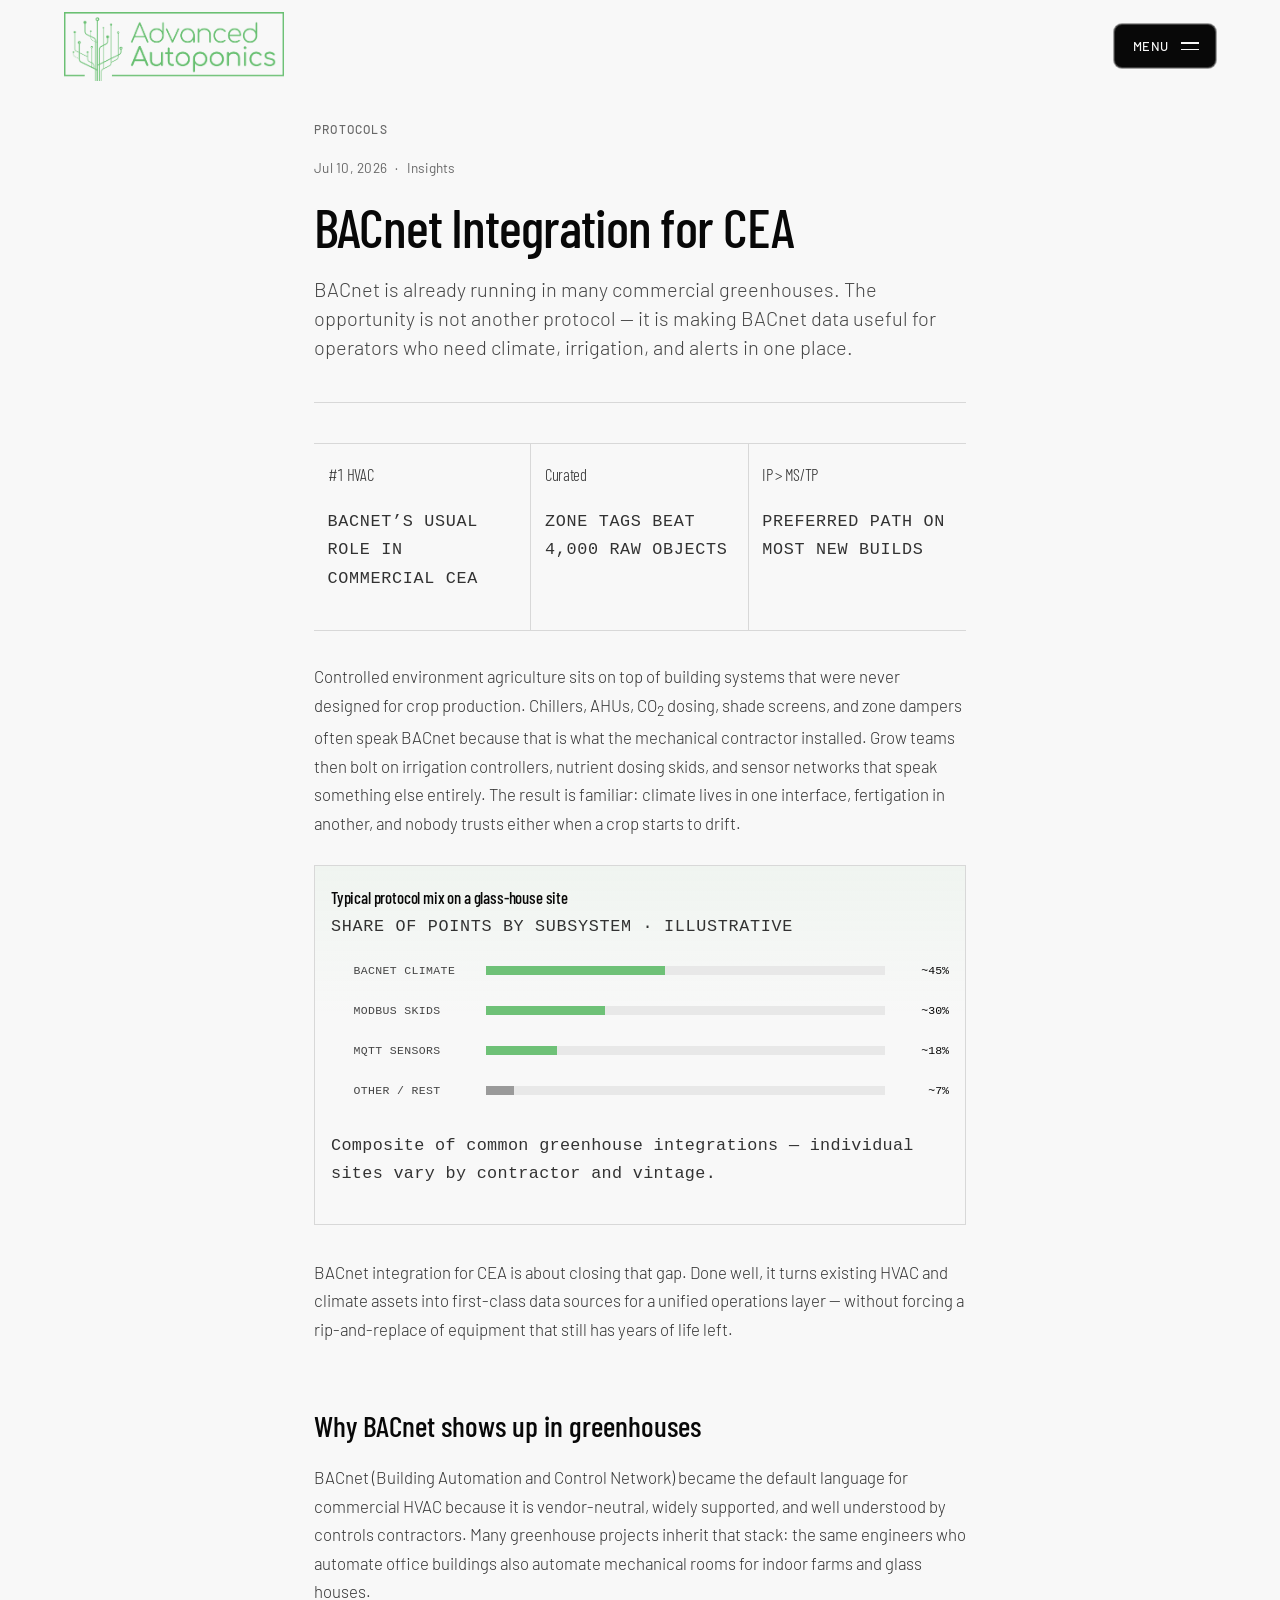
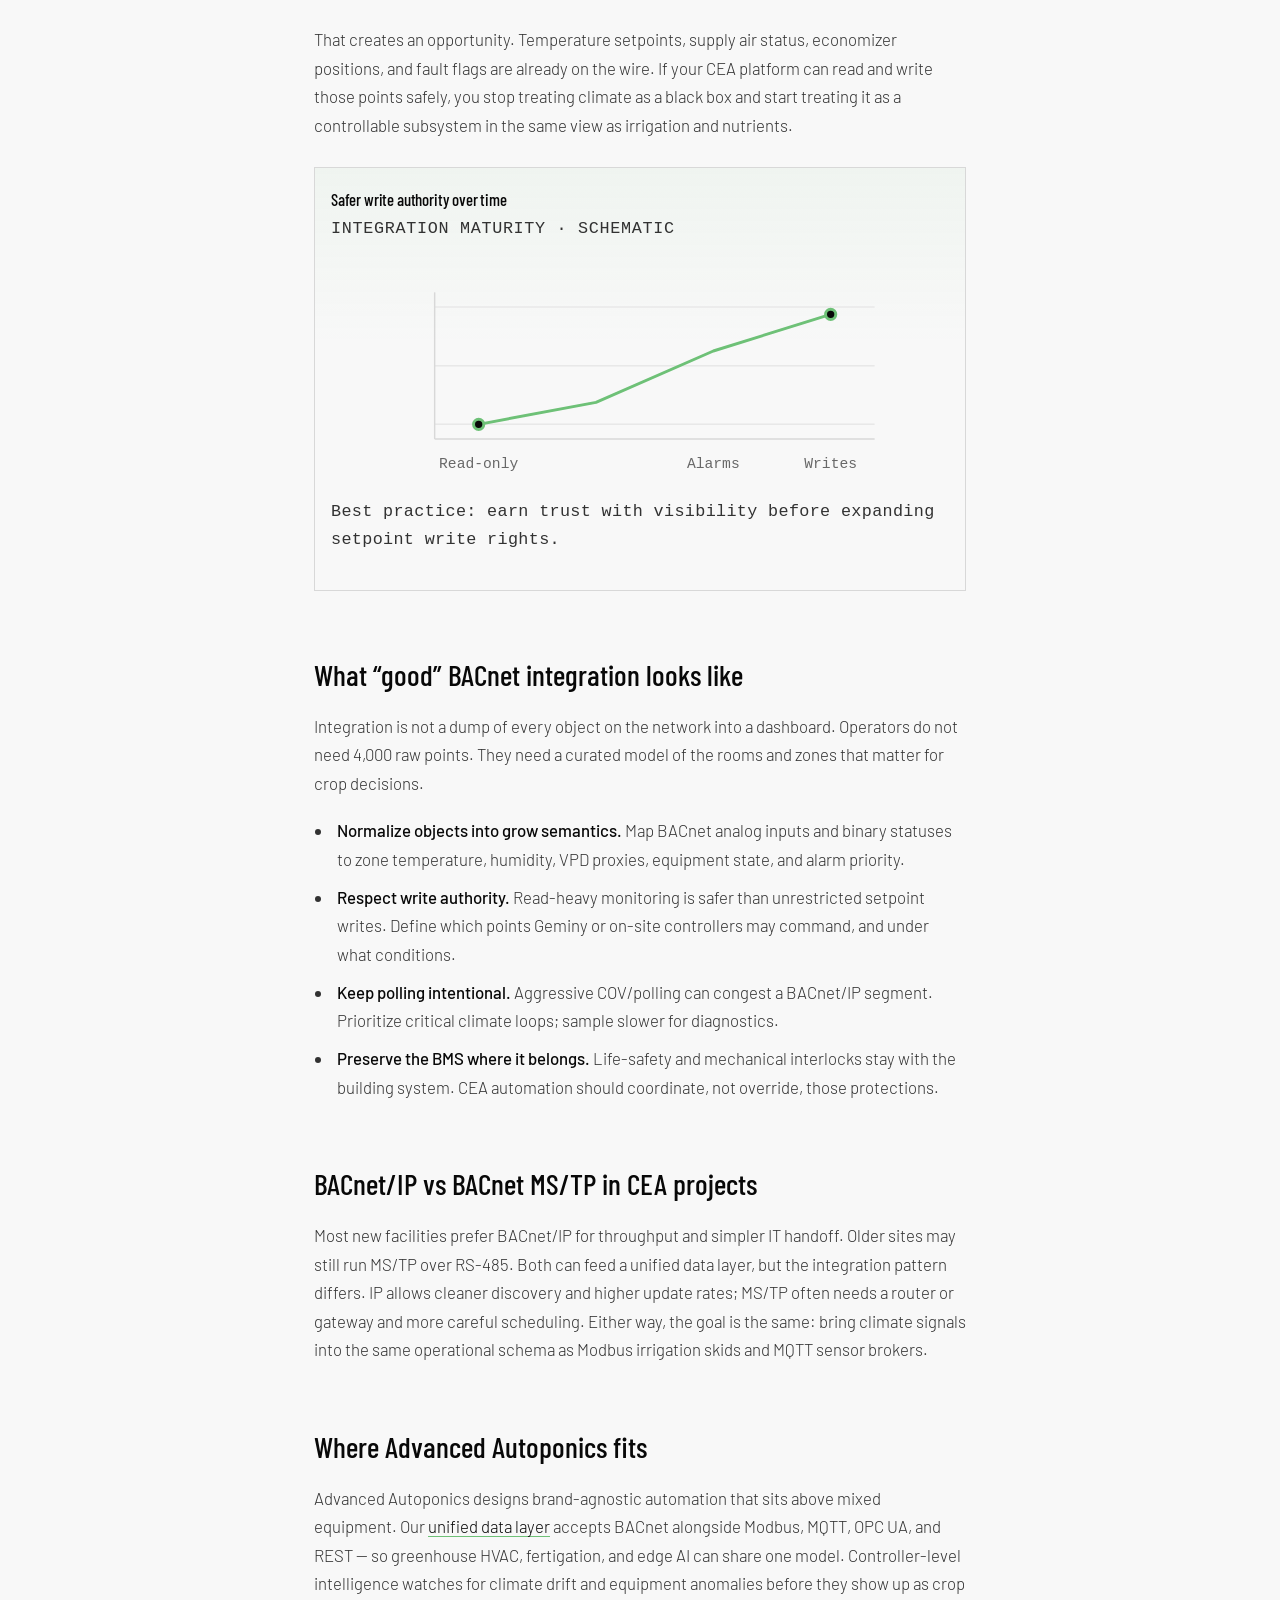
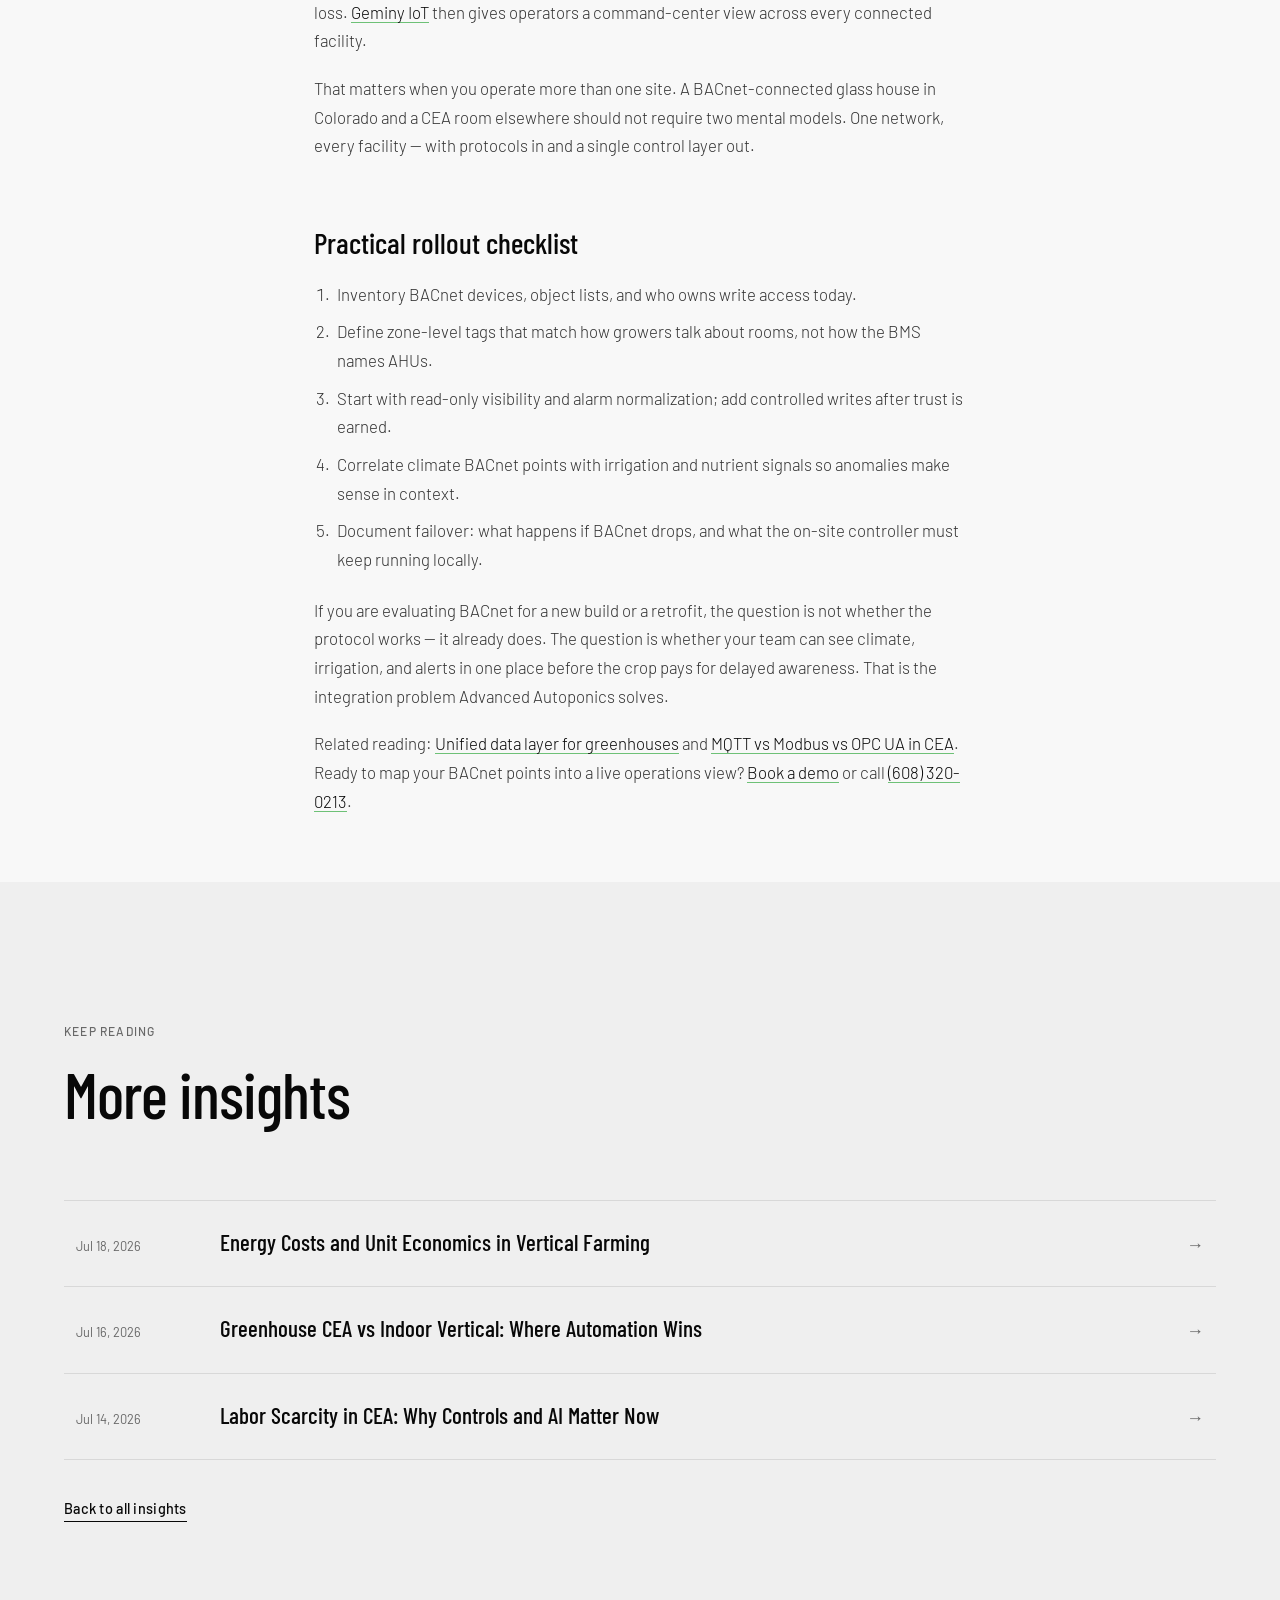
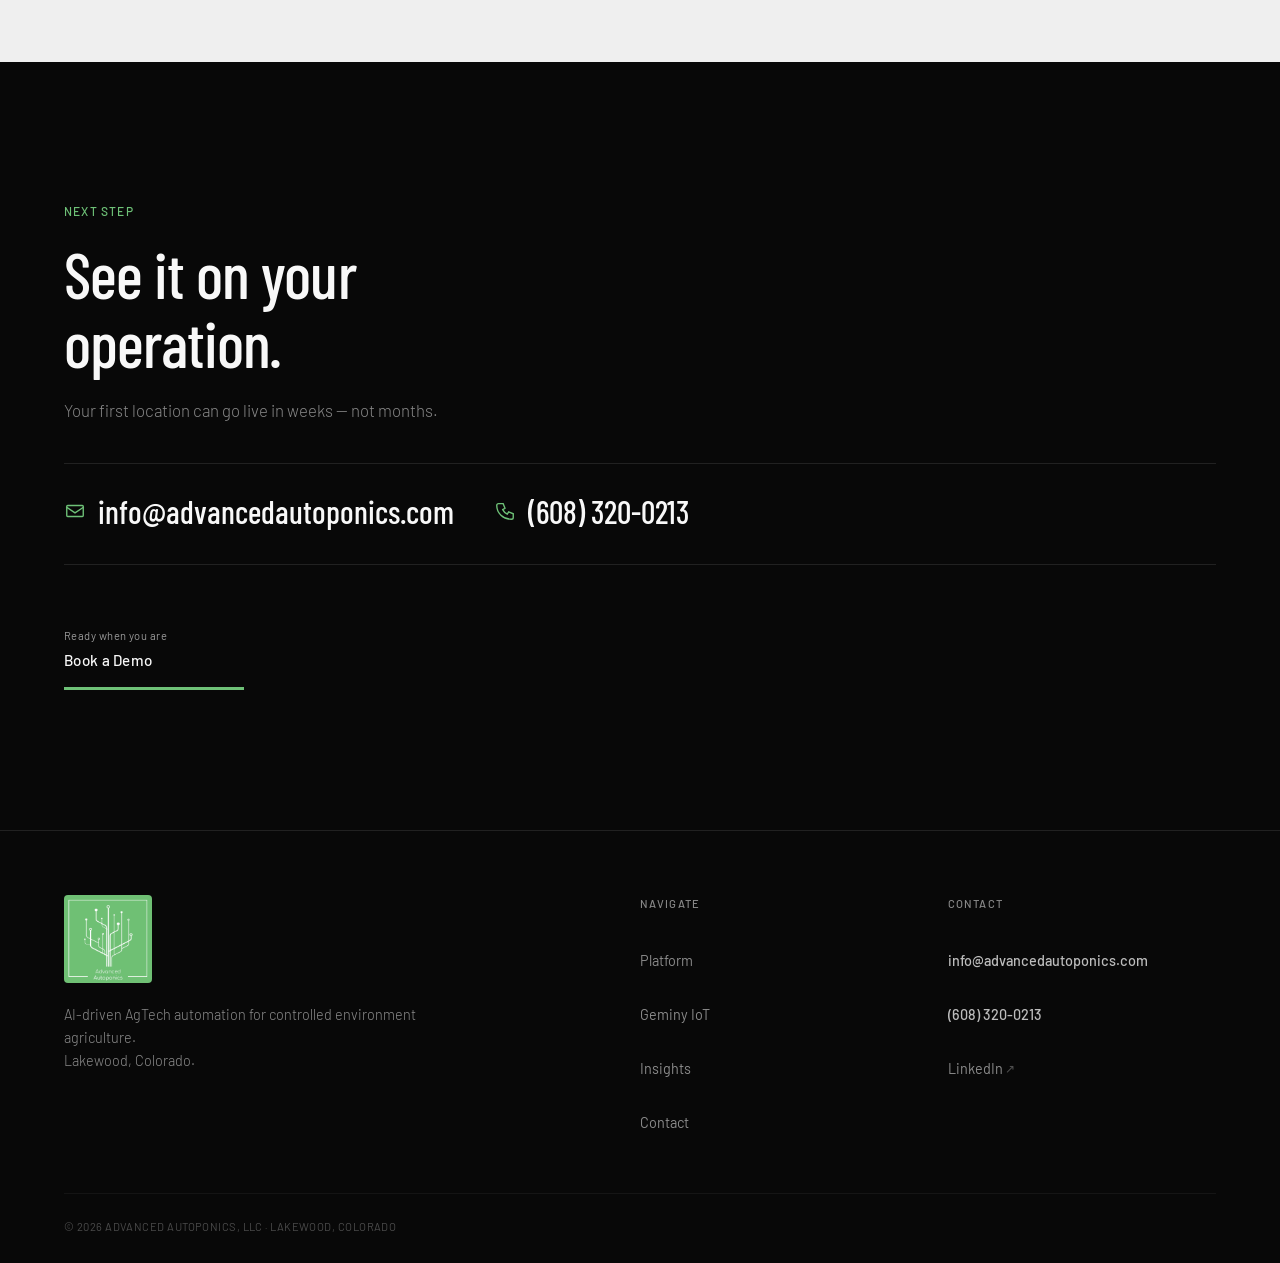
<file: articles/bacnet-integration-for-cea/index.html>
<!DOCTYPE html>
<html lang="en">
<head>
  <meta charset="UTF-8" />
  <meta name="viewport" content="width=device-width, initial-scale=1.0, viewport-fit=cover" />
  <title>BACnet Integration for CEA | Advanced Autoponics</title>
  <meta name="description" content="How BACnet connects greenhouse HVAC, climate, and CEA controls into one operational layer — without rip-and-replace. A practical guide for growers and integrators." />
  <meta name="robots" content="index, follow" />
  <meta name="theme-color" content="#080808" />
  <link rel="canonical" href="https://www.advancedautoponics.com/articles/bacnet-integration-for-cea/" />
  <meta property="og:type" content="article" />
  <meta property="og:site_name" content="Advanced Autoponics" />
  <meta property="og:title" content="BACnet Integration for CEA" />
  <meta property="og:description" content="How BACnet connects greenhouse HVAC, climate, and CEA controls into one operational layer — without rip-and-replace. A practical guide for growers and integrators." />
  <meta property="og:url" content="https://www.advancedautoponics.com/articles/bacnet-integration-for-cea/" />
  <meta property="og:image" content="https://www.advancedautoponics.com/assets/og-image.png" />
  <meta property="og:locale" content="en_US" />
  <meta name="twitter:card" content="summary_large_image" />
  <meta name="twitter:title" content="BACnet Integration for CEA" />
  <meta name="twitter:description" content="How BACnet connects greenhouse HVAC, climate, and CEA controls into one operational layer — without rip-and-replace. A practical guide for growers and integrators." />
  <meta name="twitter:image" content="https://www.advancedautoponics.com/assets/og-image.png" />
  <meta property="article:published_time" content="2026-07-10" />
  <link rel="preconnect" href="https://fonts.googleapis.com" />
  <link rel="preconnect" href="https://fonts.gstatic.com" crossorigin />
  <link href="https://fonts.googleapis.com/css2?family=Barlow+Condensed:wght@400;500;600&family=Barlow:ital,wght@0,300;0,400;0,500;0,600;1,400&display=swap" rel="stylesheet" />
  <link rel="stylesheet" href="/css/style.css" />
  <link rel="icon" href="/assets/favicon.png" type="image/png" />
  <link rel="apple-touch-icon" href="/assets/aa-logo-stacked.png" />
  <script type="application/ld+json">
{
  "@context": "https://schema.org",
  "@type": "Article",
  "headline": "BACnet Integration for CEA",
  "description": "How BACnet connects greenhouse HVAC, climate, and CEA controls into one operational layer \u2014 without rip-and-replace. A practical guide for growers and integrators.",
  "datePublished": "2026-07-10",
  "dateModified": "2026-07-18",
  "author": {
    "@type": "Organization",
    "name": "Advanced Autoponics",
    "url": "https://www.advancedautoponics.com/"
  },
  "publisher": {
    "@type": "Organization",
    "name": "Advanced Autoponics",
    "logo": {
      "@type": "ImageObject",
      "url": "https://www.advancedautoponics.com/assets/aa-logo-stacked.png"
    }
  },
  "mainEntityOfPage": "https://www.advancedautoponics.com/articles/bacnet-integration-for-cea/",
  "image": "https://www.advancedautoponics.com/assets/og-image.png"
}
  </script>
</head>
<body class="article-page">

  <a class="skip-link" href="#main-content">Skip to main content</a>

  <header class="site-header" id="top">
    <a class="brand" href="/" aria-label="Advanced Autoponics home">
      <img class="brand-logo" src="/assets/aa-logo-horizontal.png" alt="Advanced Autoponics logo" width="220" height="69" fetchpriority="high" decoding="async" />
    </a>
    <button class="menu-toggle" id="menuBtn" type="button" aria-label="Open menu" aria-expanded="false" aria-controls="siteNav">
      <span class="menu-toggle-label">Menu</span>
      <span class="menu-toggle-icon" aria-hidden="true"><span></span><span></span></span>
    </button>
  </header>

  <nav class="site-nav" id="siteNav" aria-label="Primary">
    <div class="site-nav-inner">
      <div class="site-nav-links">
        <p class="nav-section-label">Navigate</p>

        <a href="/#connectivity" data-nav><svg class="icon icon--nav" aria-hidden="true"><use href="#icon-globe"/></svg>Network</a>
        <a href="/#platform" data-nav><svg class="icon icon--nav" aria-hidden="true"><use href="#icon-layers"/></svg>Platform</a>
        <a href="/#geminy" data-nav><svg class="icon icon--nav" aria-hidden="true"><use href="#icon-grid"/></svg>Geminy IoT</a>
        <a href="/#problem" data-nav><svg class="icon icon--nav" aria-hidden="true"><use href="#icon-alert"/></svg>Why Us</a>
        <a href="/#solution" data-nav><svg class="icon icon--nav" aria-hidden="true"><use href="#icon-connect"/></svg>Solution</a>
        <a href="/#delivery" data-nav><svg class="icon icon--nav" aria-hidden="true"><use href="#icon-stack"/></svg>Deliver</a>
        <a href="/#insights" data-nav><svg class="icon icon--nav" aria-hidden="true"><use href="#icon-forecast"/></svg>Insights</a>
        <a href="/#contact" data-nav><svg class="icon icon--nav" aria-hidden="true"><use href="#icon-mail"/></svg>Contact</a>

      </div>
      <div class="site-nav-aside">
        <p class="nav-section-label">Get in touch</p>
        <a href="mailto:info@advancedautoponics.com"><svg class="icon icon--nav-sm" aria-hidden="true"><use href="#icon-mail"/></svg>info@advancedautoponics.com</a>
        <a href="tel:+16083200213"><svg class="icon icon--nav-sm" aria-hidden="true"><use href="#icon-phone"/></svg>(608) 320-0213</a>
        <a class="nav-cta" href="/#contact">Book a Demo</a>
      </div>
    </div>
  </nav>
  <div class="nav-backdrop" id="navBackdrop" hidden></div>

  <main id="main-content">
    <article class="article" aria-labelledby="article-title">
      <header class="article-hero">
        <p class="eyebrow reveal">Protocols</p>
        <p class="article-meta reveal">
          <time datetime="2026-07-10">Jul 10, 2026</time>
          <span aria-hidden="true">·</span>
          <span>Insights</span>
        </p>
        <h1 id="article-title" class="article-title reveal">BACnet Integration for CEA</h1>
        <p class="article-lede reveal">BACnet is already running in many commercial greenhouses. The opportunity is not another protocol — it is making BACnet data useful for operators who need climate, irrigation, and alerts in one place.</p>
      </header>

      <div class="article-body reveal">
<div class="article-stats" role="group" aria-label="Key figures">
  <div class="article-stats__item"><p class="article-stats__value">#1 HVAC</p><p class="article-stats__label">BACnet’s usual role in commercial CEA</p></div>
  <div class="article-stats__item"><p class="article-stats__value">Curated</p><p class="article-stats__label">Zone tags beat 4,000 raw objects</p></div>
  <div class="article-stats__item"><p class="article-stats__value">IP &gt; MS/TP</p><p class="article-stats__label">Preferred path on most new builds</p></div>
</div>

<p>Controlled environment agriculture sits on top of building systems that were never designed for crop production. Chillers, AHUs, CO<sub>2</sub> dosing, shade screens, and zone dampers often speak BACnet because that is what the mechanical contractor installed. Grow teams then bolt on irrigation controllers, nutrient dosing skids, and sensor networks that speak something else entirely. The result is familiar: climate lives in one interface, fertigation in another, and nobody trusts either when a crop starts to drift.</p>

<figure class="article-chart" aria-labelledby="chart-bacnet-mix-title">
  <figcaption class="article-chart__title" id="chart-bacnet-mix-title">Typical protocol mix on a glass-house site</figcaption>
  <p class="article-chart__subtitle">Share of points by subsystem · illustrative</p>
  <ul class="article-chart__bars">
    <li class="article-chart__bar-row"><span class="article-chart__bar-label">BACnet climate</span><span class="article-chart__bar-track"><span class="article-chart__bar-fill" style="--bar:45%"></span></span><span class="article-chart__bar-value">~45%</span></li>
    <li class="article-chart__bar-row"><span class="article-chart__bar-label">Modbus skids</span><span class="article-chart__bar-track"><span class="article-chart__bar-fill" style="--bar:30%"></span></span><span class="article-chart__bar-value">~30%</span></li>
    <li class="article-chart__bar-row"><span class="article-chart__bar-label">MQTT sensors</span><span class="article-chart__bar-track"><span class="article-chart__bar-fill" style="--bar:18%"></span></span><span class="article-chart__bar-value">~18%</span></li>
    <li class="article-chart__bar-row"><span class="article-chart__bar-label">Other / REST</span><span class="article-chart__bar-track"><span class="article-chart__bar-fill article-chart__bar-fill--muted" style="--bar:7%"></span></span><span class="article-chart__bar-value">~7%</span></li>
  </ul>
  <p class="article-chart__footnote">Composite of common greenhouse integrations — individual sites vary by contractor and vintage.</p>
</figure>

<p>BACnet integration for CEA is about closing that gap. Done well, it turns existing HVAC and climate assets into first-class data sources for a unified operations layer — without forcing a rip-and-replace of equipment that still has years of life left.</p>

<h2>Why BACnet shows up in greenhouses</h2>
<p>BACnet (Building Automation and Control Network) became the default language for commercial HVAC because it is vendor-neutral, widely supported, and well understood by controls contractors. Many greenhouse projects inherit that stack: the same engineers who automate office buildings also automate mechanical rooms for indoor farms and glass houses.</p>
<p>That creates an opportunity. Temperature setpoints, supply air status, economizer positions, and fault flags are already on the wire. If your CEA platform can read and write those points safely, you stop treating climate as a black box and start treating it as a controllable subsystem in the same view as irrigation and nutrients.</p>

<figure class="article-chart" aria-labelledby="chart-bacnet-rollout-title">
  <figcaption class="article-chart__title" id="chart-bacnet-rollout-title">Safer write authority over time</figcaption>
  <p class="article-chart__subtitle">Integration maturity · schematic</p>
  <svg class="article-chart__svg" viewBox="0 0 360 150" role="img" aria-label="Line chart showing write authority increasing from read-only to governed writes">
    <line class="chart-grid" x1="40" y1="30" x2="340" y2="30"/>
    <line class="chart-grid" x1="40" y1="70" x2="340" y2="70"/>
    <line class="chart-grid" x1="40" y1="110" x2="340" y2="110"/>
    <line class="chart-axis" x1="40" y1="20" x2="40" y2="120"/>
    <line class="chart-axis" x1="40" y1="120" x2="340" y2="120"/>
    <polyline class="chart-line" points="70,110 150,95 230,60 310,35"/>
    <circle class="chart-dot" cx="70" cy="110" r="3.5"/>
    <circle class="chart-dot" cx="310" cy="35" r="3.5"/>
    <text x="70" y="140" text-anchor="middle">Read-only</text>
    <text x="230" y="140" text-anchor="middle">Alarms</text>
    <text x="310" y="140" text-anchor="middle">Writes</text>
  </svg>
  <p class="article-chart__footnote">Best practice: earn trust with visibility before expanding setpoint write rights.</p>
</figure>

<h2>What “good” BACnet integration looks like</h2>
<p>Integration is not a dump of every object on the network into a dashboard. Operators do not need 4,000 raw points. They need a curated model of the rooms and zones that matter for crop decisions.</p>
<ul>
  <li><strong>Normalize objects into grow semantics.</strong> Map BACnet analog inputs and binary statuses to zone temperature, humidity, VPD proxies, equipment state, and alarm priority.</li>
  <li><strong>Respect write authority.</strong> Read-heavy monitoring is safer than unrestricted setpoint writes. Define which points Geminy or on-site controllers may command, and under what conditions.</li>
  <li><strong>Keep polling intentional.</strong> Aggressive COV/polling can congest a BACnet/IP segment. Prioritize critical climate loops; sample slower for diagnostics.</li>
  <li><strong>Preserve the BMS where it belongs.</strong> Life-safety and mechanical interlocks stay with the building system. CEA automation should coordinate, not override, those protections.</li>
</ul>

<h2>BACnet/IP vs BACnet MS/TP in CEA projects</h2>
<p>Most new facilities prefer BACnet/IP for throughput and simpler IT handoff. Older sites may still run MS/TP over RS-485. Both can feed a unified data layer, but the integration pattern differs. IP allows cleaner discovery and higher update rates; MS/TP often needs a router or gateway and more careful scheduling. Either way, the goal is the same: bring climate signals into the same operational schema as Modbus irrigation skids and MQTT sensor brokers.</p>

<h2>Where Advanced Autoponics fits</h2>
<p>Advanced Autoponics designs brand-agnostic automation that sits above mixed equipment. Our <a href="/#platform">unified data layer</a> accepts BACnet alongside Modbus, MQTT, OPC UA, and REST — so greenhouse HVAC, fertigation, and edge AI can share one model. Controller-level intelligence watches for climate drift and equipment anomalies before they show up as crop loss. <a href="/#geminy">Geminy IoT</a> then gives operators a command-center view across every connected facility.</p>
<p>That matters when you operate more than one site. A BACnet-connected glass house in Colorado and a CEA room elsewhere should not require two mental models. One network, every facility — with protocols in and a single control layer out.</p>

<h2>Practical rollout checklist</h2>
<ol>
  <li>Inventory BACnet devices, object lists, and who owns write access today.</li>
  <li>Define zone-level tags that match how growers talk about rooms, not how the BMS names AHUs.</li>
  <li>Start with read-only visibility and alarm normalization; add controlled writes after trust is earned.</li>
  <li>Correlate climate BACnet points with irrigation and nutrient signals so anomalies make sense in context.</li>
  <li>Document failover: what happens if BACnet drops, and what the on-site controller must keep running locally.</li>
</ol>

<p>If you are evaluating BACnet for a new build or a retrofit, the question is not whether the protocol works — it already does. The question is whether your team can see climate, irrigation, and alerts in one place before the crop pays for delayed awareness. That is the integration problem Advanced Autoponics solves.</p>

<p>Related reading: <a href="/articles/unified-data-layer-for-greenhouses/">Unified data layer for greenhouses</a> and <a href="/articles/mqtt-vs-modbus-vs-opc-ua-in-cea/">MQTT vs Modbus vs OPC UA in CEA</a>. Ready to map your BACnet points into a live operations view? <a href="/#contact">Book a demo</a> or call <a href="tel:+16083200213">(608) 320-0213</a>.</p>

      </div>
    </article>

    <section class="section section--muted article-related" aria-labelledby="related-title">
      <div class="section-head reveal">
        <p class="eyebrow">Keep reading</p>
        <h2 class="section-title" id="related-title">More insights</h2>
      </div>
      <div class="news-list">
        <a class="news-item reveal" href="/articles/vertical-farming-energy-unit-economics/"><time datetime="2026-07-18">Jul 18, 2026</time><span class="news-title">Energy Costs and Unit Economics in Vertical Farming</span><span class="news-arrow" aria-hidden="true">→</span></a>
        <a class="news-item reveal" href="/articles/greenhouse-vs-vertical-farming-automation/"><time datetime="2026-07-16">Jul 16, 2026</time><span class="news-title">Greenhouse CEA vs Indoor Vertical: Where Automation Wins</span><span class="news-arrow" aria-hidden="true">→</span></a>
        <a class="news-item reveal" href="/articles/cea-labor-shortage-controls-ai/"><time datetime="2026-07-14">Jul 14, 2026</time><span class="news-title">Labor Scarcity in CEA: Why Controls and AI Matter Now</span><span class="news-arrow" aria-hidden="true">→</span></a>
      </div>
      <p class="article-back reveal"><a class="text-link" href="/#insights">Back to all insights</a></p>
    </section>

    <section class="contact" id="contact" aria-labelledby="contact-title">
      <p class="eyebrow reveal">Next step</p>
      <h2 class="contact-title reveal" id="contact-title">See it on your operation.</h2>
      <p class="contact-sub reveal">Your first location can go live in weeks — not months.</p>
      <div class="contact-actions reveal">
        <a href="mailto:info@advancedautoponics.com" class="contact-link"><svg class="icon icon--contact" aria-hidden="true"><use href="#icon-mail"/></svg>info@advancedautoponics.com</a>
        <a href="tel:+16083200213" class="contact-link"><svg class="icon icon--contact" aria-hidden="true"><use href="#icon-phone"/></svg>(608) 320-0213</a>
      </div>
      <a href="mailto:info@advancedautoponics.com" class="btn btn-accent reveal" data-magnetic>
        <span class="btn-kicker">Ready when you are</span>
        <span class="btn-label">Book a Demo</span>
      </a>
    </section>
  </main>

  <footer class="site-footer" role="contentinfo">
    <div class="footer-grid">
      <div class="footer-brand">
        <img class="footer-logo" src="/assets/aa-logo-stacked.png" alt="Advanced Autoponics logo" width="96" height="96" loading="lazy" decoding="async" />
        <p>AI-driven AgTech automation for controlled environment agriculture.<br />Lakewood, Colorado.</p>
      </div>
      <nav class="footer-col" aria-label="Footer">
        <p class="footer-label">Navigate</p>
        <a href="/#platform">Platform</a>
        <a href="/#geminy">Geminy IoT</a>
        <a href="/#insights">Insights</a>
        <a href="/#contact">Contact</a>
      </nav>
      <div class="footer-col">
        <p class="footer-label">Contact</p>
        <a href="mailto:info@advancedautoponics.com">info@advancedautoponics.com</a>
        <a href="tel:+16083200213">(608) 320-0213</a>
        <a href="https://www.linkedin.com/company/advanced-autoponics-llc" target="_blank" rel="noopener noreferrer">LinkedIn<span class="external-indicator" aria-hidden="true">↗</span></a>
      </div>
    </div>
    <p class="footer-copy">© 2026 Advanced Autoponics, LLC · Lakewood, Colorado</p>
  </footer>


  <svg xmlns="http://www.w3.org/2000/svg" class="icon-sprite" aria-hidden="true">
    <defs>
      <symbol id="icon-layers" viewBox="0 0 24 24"><path d="M12 3L3 8l9 5 9-5-9-5z"/><path d="M3 13l9 5 9-5"/><path d="M3 18l9 5 9-5"/></symbol>
      <symbol id="icon-pulse" viewBox="0 0 24 24"><path d="M2 12h4l2-6 4 12 3-8h7"/><circle cx="20" cy="8" r="2"/></symbol>
      <symbol id="icon-forecast" viewBox="0 0 24 24"><path d="M3 17l6-6 4 4 8-10"/><path d="M17 5h4v4"/></symbol>
      <symbol id="icon-mail" viewBox="0 0 24 24"><rect x="3" y="6" width="18" height="12" rx="1"/><path d="M3 8l9 6 9-6"/></symbol>
      <symbol id="icon-phone" viewBox="0 0 24 24"><path d="M6 4h4l2 5-2.5 1.5a11 11 0 005 5L16 13l5 2v4a2 2 0 01-2 2C9.8 21 3 14.2 3 6a2 2 0 012-2z"/></symbol>
      <symbol id="icon-globe" viewBox="0 0 24 24"><circle cx="12" cy="12" r="9"/><path d="M3 12h18"/><path d="M12 3a14 14 0 010 18"/><path d="M12 3a14 14 0 000 18"/></symbol>
      <symbol id="icon-grid" viewBox="0 0 24 24"><rect x="3" y="3" width="7" height="7"/><rect x="14" y="3" width="7" height="7"/><rect x="3" y="14" width="7" height="7"/><rect x="14" y="14" width="7" height="7"/></symbol>
      <symbol id="icon-alert" viewBox="0 0 24 24"><path d="M12 4L3 20h18L12 4z"/><path d="M12 10v4"/><circle cx="12" cy="17" r="0.5" fill="currentColor" stroke="none"/></symbol>
      <symbol id="icon-connect" viewBox="0 0 24 24"><circle cx="6" cy="6" r="2.5"/><circle cx="18" cy="6" r="2.5"/><circle cx="6" cy="18" r="2.5"/><circle cx="18" cy="18" r="2.5"/><path d="M8.5 6h7M6 8.5v7M18 8.5v7M8.5 18h7"/></symbol>
      <symbol id="icon-stack" viewBox="0 0 24 24"><rect x="4" y="4" width="16" height="4"/><rect x="4" y="10" width="16" height="4"/><rect x="4" y="16" width="16" height="4"/></symbol>
    </defs>
  </svg>

  <script src="/js/main.js"></script>
  <script src="/assets/analytics.js" defer></script>
</body>
</html>
</file>
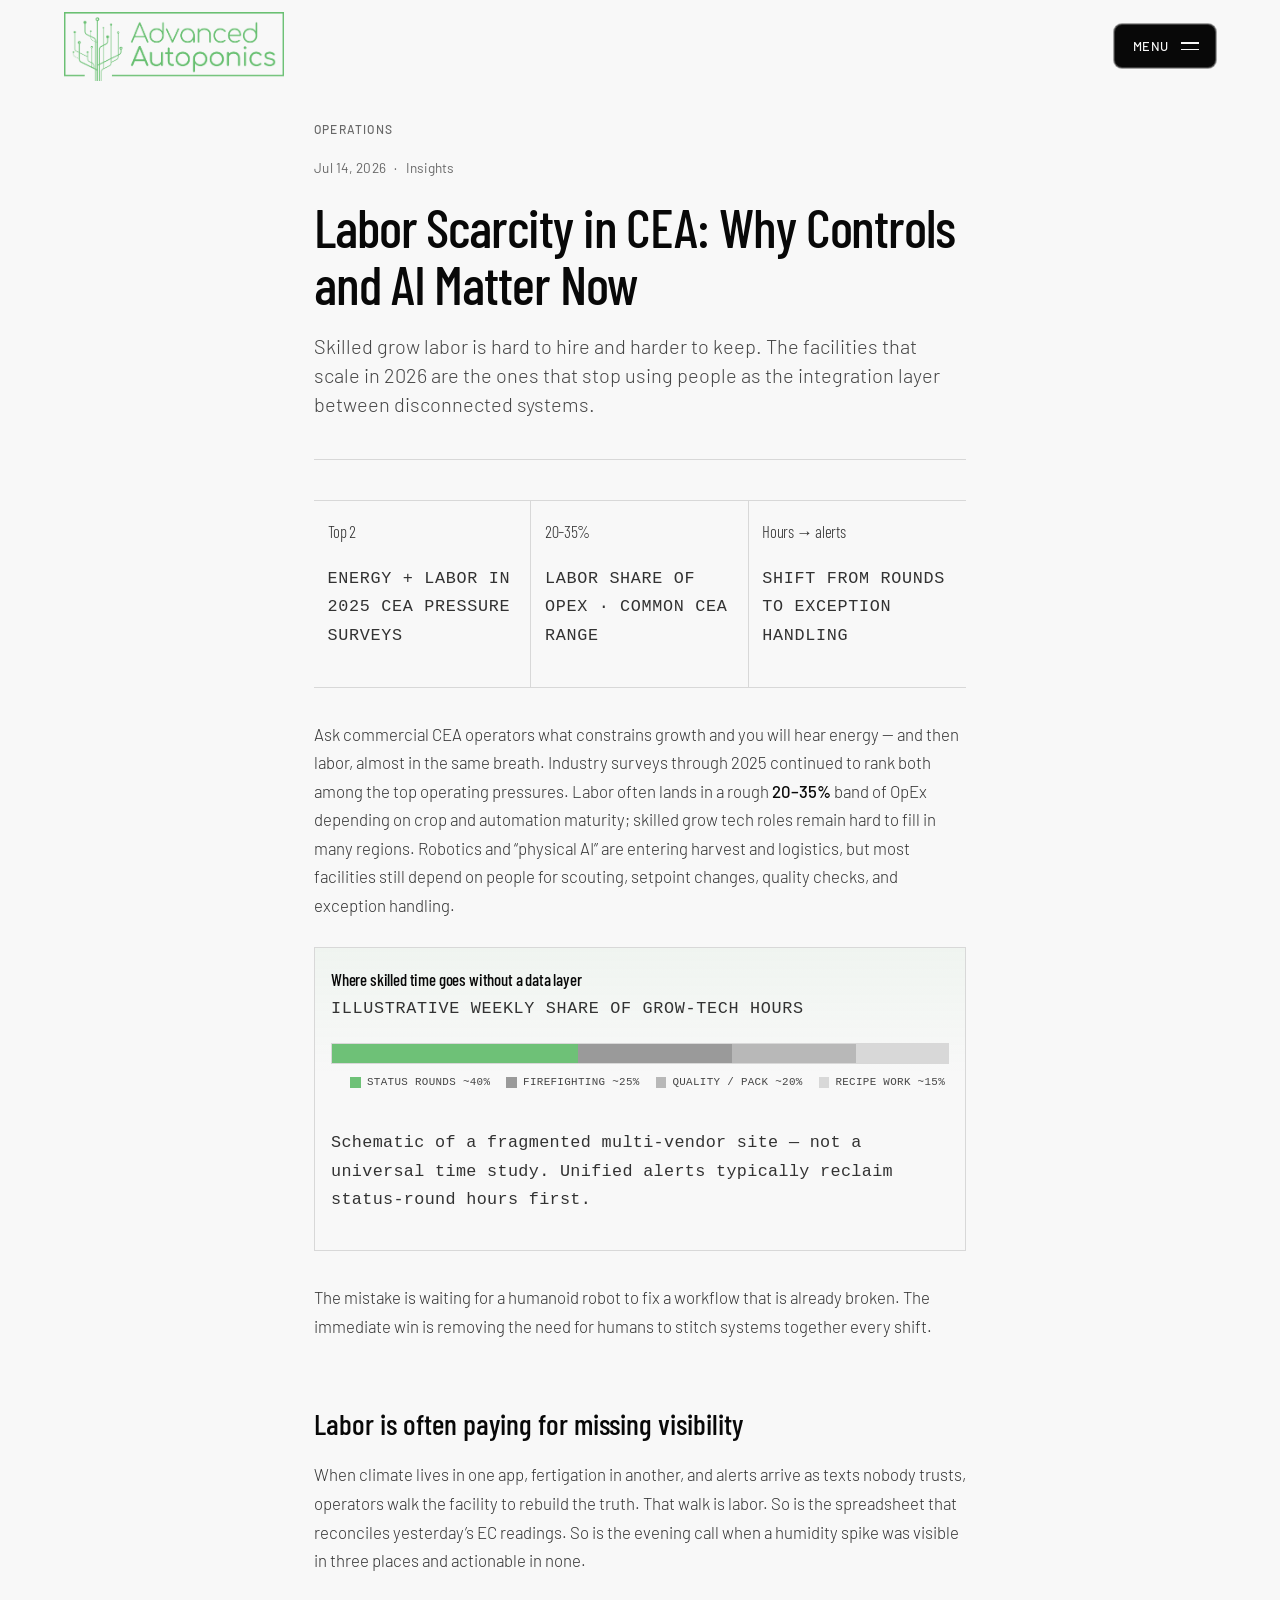
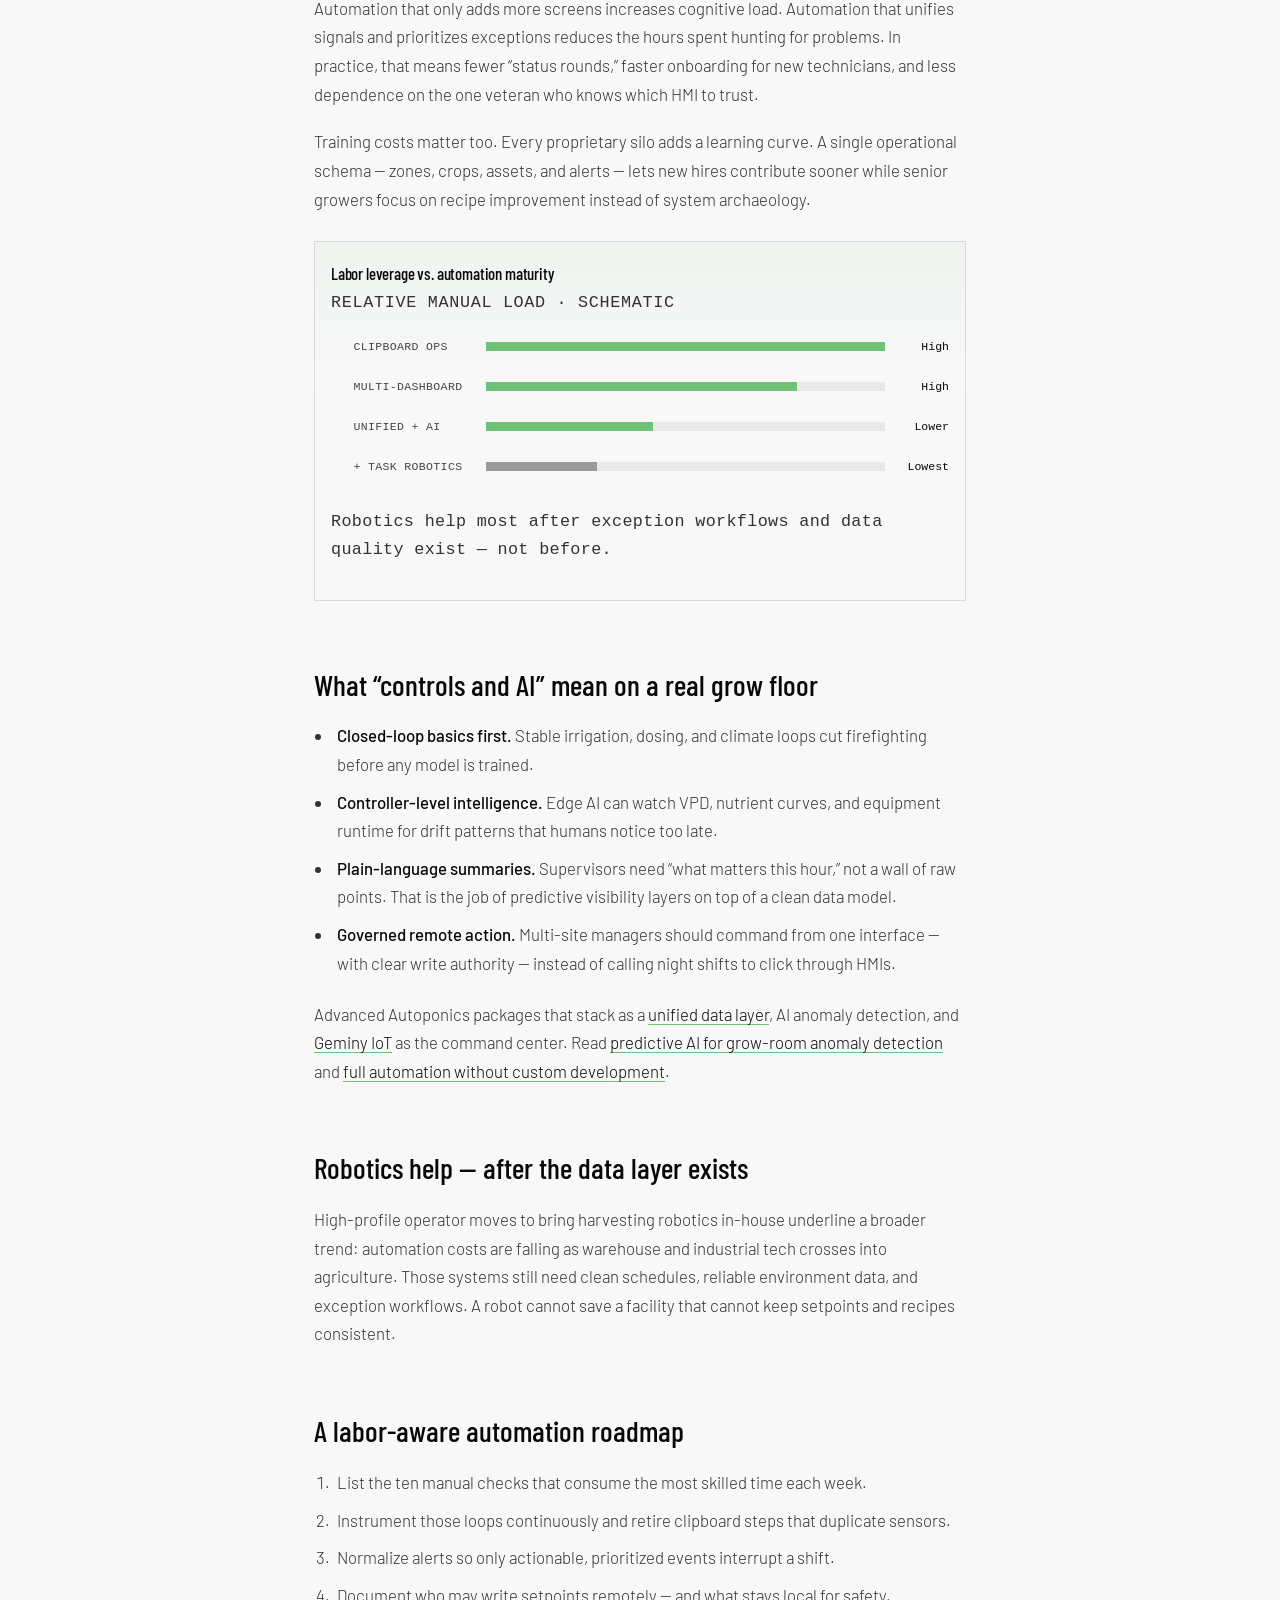
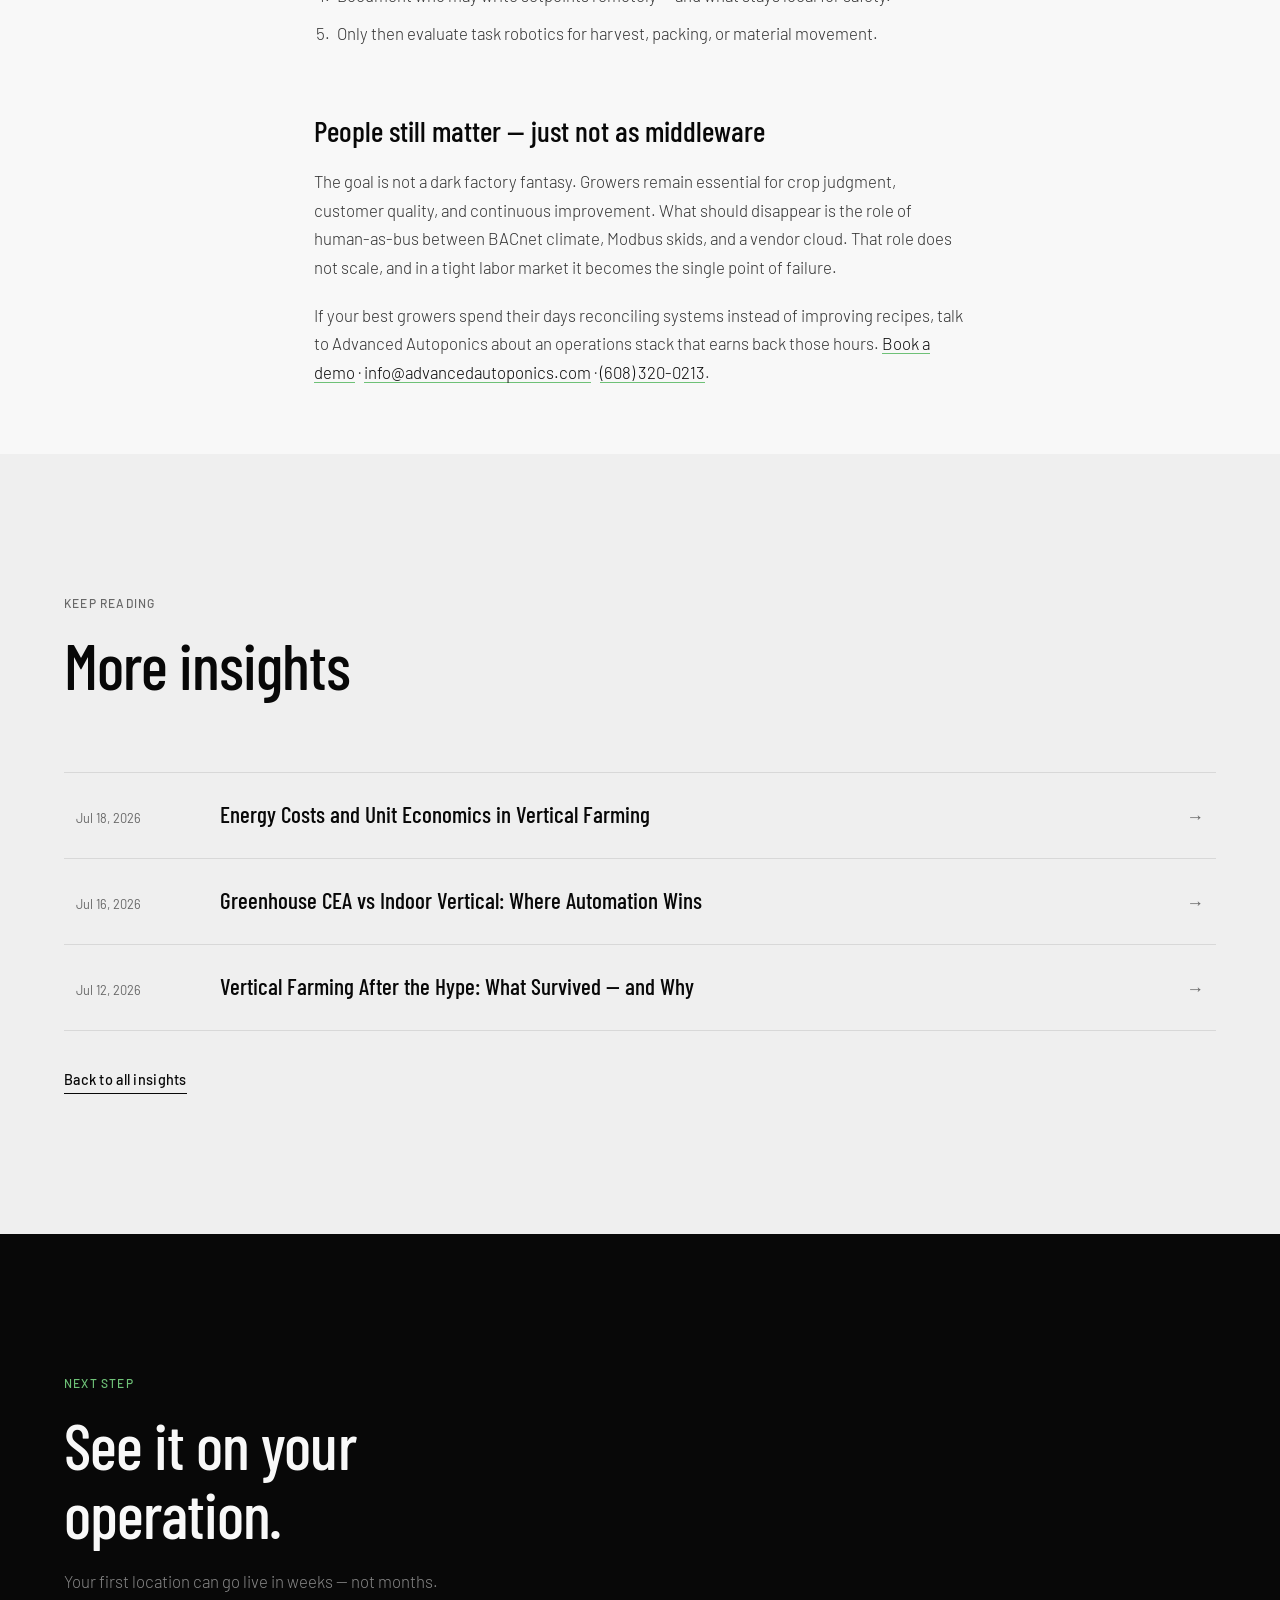
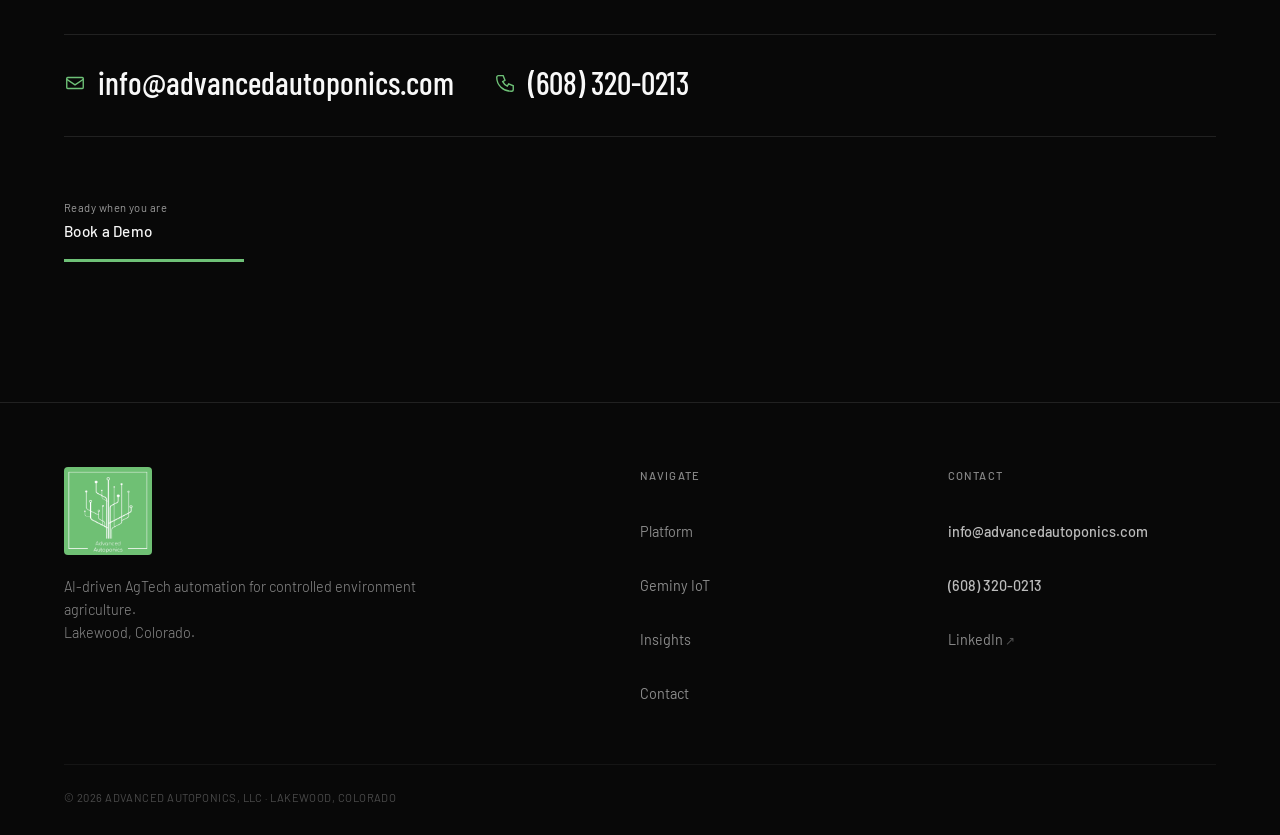
<file: articles/cea-labor-shortage-controls-ai/index.html>
<!DOCTYPE html>
<html lang="en">
<head>
  <meta charset="UTF-8" />
  <meta name="viewport" content="width=device-width, initial-scale=1.0, viewport-fit=cover" />
  <title>Labor Scarcity in CEA: Why Controls and AI Matter Now | Advanced Autoponics</title>
  <meta name="description" content="CEA growers face persistent labor pressure. Learn how controls, automation, and controller-level AI reduce manual checks without waiting for full robotics." />
  <meta name="robots" content="index, follow" />
  <meta name="theme-color" content="#080808" />
  <link rel="canonical" href="https://www.advancedautoponics.com/articles/cea-labor-shortage-controls-ai/" />
  <meta property="og:type" content="article" />
  <meta property="og:site_name" content="Advanced Autoponics" />
  <meta property="og:title" content="Labor Scarcity in CEA: Why Controls and AI Matter Now" />
  <meta property="og:description" content="CEA growers face persistent labor pressure. Learn how controls, automation, and controller-level AI reduce manual checks without waiting for full robotics." />
  <meta property="og:url" content="https://www.advancedautoponics.com/articles/cea-labor-shortage-controls-ai/" />
  <meta property="og:image" content="https://www.advancedautoponics.com/assets/og-image.png" />
  <meta property="og:locale" content="en_US" />
  <meta name="twitter:card" content="summary_large_image" />
  <meta name="twitter:title" content="Labor Scarcity in CEA: Why Controls and AI Matter Now" />
  <meta name="twitter:description" content="CEA growers face persistent labor pressure. Learn how controls, automation, and controller-level AI reduce manual checks without waiting for full robotics." />
  <meta name="twitter:image" content="https://www.advancedautoponics.com/assets/og-image.png" />
  <meta property="article:published_time" content="2026-07-14" />
  <link rel="preconnect" href="https://fonts.googleapis.com" />
  <link rel="preconnect" href="https://fonts.gstatic.com" crossorigin />
  <link href="https://fonts.googleapis.com/css2?family=Barlow+Condensed:wght@400;500;600&family=Barlow:ital,wght@0,300;0,400;0,500;0,600;1,400&display=swap" rel="stylesheet" />
  <link rel="stylesheet" href="/css/style.css" />
  <link rel="icon" href="/assets/favicon.png" type="image/png" />
  <link rel="apple-touch-icon" href="/assets/aa-logo-stacked.png" />
  <script type="application/ld+json">
{
  "@context": "https://schema.org",
  "@type": "Article",
  "headline": "Labor Scarcity in CEA: Why Controls and AI Matter Now",
  "description": "CEA growers face persistent labor pressure. Learn how controls, automation, and controller-level AI reduce manual checks without waiting for full robotics.",
  "datePublished": "2026-07-14",
  "dateModified": "2026-07-18",
  "author": {
    "@type": "Organization",
    "name": "Advanced Autoponics",
    "url": "https://www.advancedautoponics.com/"
  },
  "publisher": {
    "@type": "Organization",
    "name": "Advanced Autoponics",
    "logo": {
      "@type": "ImageObject",
      "url": "https://www.advancedautoponics.com/assets/aa-logo-stacked.png"
    }
  },
  "mainEntityOfPage": "https://www.advancedautoponics.com/articles/cea-labor-shortage-controls-ai/",
  "image": "https://www.advancedautoponics.com/assets/og-image.png"
}
  </script>
</head>
<body class="article-page">

  <a class="skip-link" href="#main-content">Skip to main content</a>

  <header class="site-header" id="top">
    <a class="brand" href="/" aria-label="Advanced Autoponics home">
      <img class="brand-logo" src="/assets/aa-logo-horizontal.png" alt="Advanced Autoponics logo" width="220" height="69" fetchpriority="high" decoding="async" />
    </a>
    <button class="menu-toggle" id="menuBtn" type="button" aria-label="Open menu" aria-expanded="false" aria-controls="siteNav">
      <span class="menu-toggle-label">Menu</span>
      <span class="menu-toggle-icon" aria-hidden="true"><span></span><span></span></span>
    </button>
  </header>

  <nav class="site-nav" id="siteNav" aria-label="Primary">
    <div class="site-nav-inner">
      <div class="site-nav-links">
        <p class="nav-section-label">Navigate</p>

        <a href="/#connectivity" data-nav><svg class="icon icon--nav" aria-hidden="true"><use href="#icon-globe"/></svg>Network</a>
        <a href="/#platform" data-nav><svg class="icon icon--nav" aria-hidden="true"><use href="#icon-layers"/></svg>Platform</a>
        <a href="/#geminy" data-nav><svg class="icon icon--nav" aria-hidden="true"><use href="#icon-grid"/></svg>Geminy IoT</a>
        <a href="/#problem" data-nav><svg class="icon icon--nav" aria-hidden="true"><use href="#icon-alert"/></svg>Why Us</a>
        <a href="/#solution" data-nav><svg class="icon icon--nav" aria-hidden="true"><use href="#icon-connect"/></svg>Solution</a>
        <a href="/#delivery" data-nav><svg class="icon icon--nav" aria-hidden="true"><use href="#icon-stack"/></svg>Deliver</a>
        <a href="/#insights" data-nav><svg class="icon icon--nav" aria-hidden="true"><use href="#icon-forecast"/></svg>Insights</a>
        <a href="/#contact" data-nav><svg class="icon icon--nav" aria-hidden="true"><use href="#icon-mail"/></svg>Contact</a>

      </div>
      <div class="site-nav-aside">
        <p class="nav-section-label">Get in touch</p>
        <a href="mailto:info@advancedautoponics.com"><svg class="icon icon--nav-sm" aria-hidden="true"><use href="#icon-mail"/></svg>info@advancedautoponics.com</a>
        <a href="tel:+16083200213"><svg class="icon icon--nav-sm" aria-hidden="true"><use href="#icon-phone"/></svg>(608) 320-0213</a>
        <a class="nav-cta" href="/#contact">Book a Demo</a>
      </div>
    </div>
  </nav>
  <div class="nav-backdrop" id="navBackdrop" hidden></div>

  <main id="main-content">
    <article class="article" aria-labelledby="article-title">
      <header class="article-hero">
        <p class="eyebrow reveal">Operations</p>
        <p class="article-meta reveal">
          <time datetime="2026-07-14">Jul 14, 2026</time>
          <span aria-hidden="true">·</span>
          <span>Insights</span>
        </p>
        <h1 id="article-title" class="article-title reveal">Labor Scarcity in CEA: Why Controls and AI Matter Now</h1>
        <p class="article-lede reveal">Skilled grow labor is hard to hire and harder to keep. The facilities that scale in 2026 are the ones that stop using people as the integration layer between disconnected systems.</p>
      </header>

      <div class="article-body reveal">
<div class="article-stats" role="group" aria-label="Key figures">
  <div class="article-stats__item"><p class="article-stats__value">Top 2</p><p class="article-stats__label">Energy + labor in 2025 CEA pressure surveys</p></div>
  <div class="article-stats__item"><p class="article-stats__value">20–35%</p><p class="article-stats__label">Labor share of OpEx · common CEA range</p></div>
  <div class="article-stats__item"><p class="article-stats__value">Hours → alerts</p><p class="article-stats__label">Shift from rounds to exception handling</p></div>
</div>

<p>Ask commercial CEA operators what constrains growth and you will hear energy — and then labor, almost in the same breath. Industry surveys through 2025 continued to rank both among the top operating pressures. Labor often lands in a rough <strong>20–35%</strong> band of OpEx depending on crop and automation maturity; skilled grow tech roles remain hard to fill in many regions. Robotics and “physical AI” are entering harvest and logistics, but most facilities still depend on people for scouting, setpoint changes, quality checks, and exception handling.</p>

<figure class="article-chart" aria-labelledby="chart-labor-time-title">
  <figcaption class="article-chart__title" id="chart-labor-time-title">Where skilled time goes without a data layer</figcaption>
  <p class="article-chart__subtitle">Illustrative weekly share of grow-tech hours</p>
  <div class="article-chart__stack">
    <div class="article-chart__stack-bar" role="img" aria-label="Stacked bar of weekly labor time allocation">
      <span class="article-chart__stack-seg" style="--w:40%; --seg:var(--accent)"></span>
      <span class="article-chart__stack-seg" style="--w:25%; --seg:#9a9a9a"></span>
      <span class="article-chart__stack-seg" style="--w:20%; --seg:#b8b8b8"></span>
      <span class="article-chart__stack-seg" style="--w:15%; --seg:#d8d8d8"></span>
    </div>
    <ul class="article-chart__legend">
      <li><span class="article-chart__swatch" style="--swatch:var(--accent)"></span>Status rounds ~40%</li>
      <li><span class="article-chart__swatch" style="--swatch:#9a9a9a"></span>Firefighting ~25%</li>
      <li><span class="article-chart__swatch" style="--swatch:#b8b8b8"></span>Quality / pack ~20%</li>
      <li><span class="article-chart__swatch" style="--swatch:#d8d8d8"></span>Recipe work ~15%</li>
    </ul>
  </div>
  <p class="article-chart__footnote">Schematic of a fragmented multi-vendor site — not a universal time study. Unified alerts typically reclaim status-round hours first.</p>
</figure>

<p>The mistake is waiting for a humanoid robot to fix a workflow that is already broken. The immediate win is removing the need for humans to stitch systems together every shift.</p>

<h2>Labor is often paying for missing visibility</h2>
<p>When climate lives in one app, fertigation in another, and alerts arrive as texts nobody trusts, operators walk the facility to rebuild the truth. That walk is labor. So is the spreadsheet that reconciles yesterday’s EC readings. So is the evening call when a humidity spike was visible in three places and actionable in none.</p>
<p>Automation that only adds more screens increases cognitive load. Automation that unifies signals and prioritizes exceptions reduces the hours spent hunting for problems. In practice, that means fewer “status rounds,” faster onboarding for new technicians, and less dependence on the one veteran who knows which HMI to trust.</p>
<p>Training costs matter too. Every proprietary silo adds a learning curve. A single operational schema — zones, crops, assets, and alerts — lets new hires contribute sooner while senior growers focus on recipe improvement instead of system archaeology.</p>

<figure class="article-chart" aria-labelledby="chart-labor-maturity-title">
  <figcaption class="article-chart__title" id="chart-labor-maturity-title">Labor leverage vs. automation maturity</figcaption>
  <p class="article-chart__subtitle">Relative manual load · schematic</p>
  <ul class="article-chart__bars">
    <li class="article-chart__bar-row"><span class="article-chart__bar-label">Clipboard ops</span><span class="article-chart__bar-track"><span class="article-chart__bar-fill" style="--bar:100%"></span></span><span class="article-chart__bar-value">High</span></li>
    <li class="article-chart__bar-row"><span class="article-chart__bar-label">Multi-dashboard</span><span class="article-chart__bar-track"><span class="article-chart__bar-fill" style="--bar:78%"></span></span><span class="article-chart__bar-value">High</span></li>
    <li class="article-chart__bar-row"><span class="article-chart__bar-label">Unified + AI</span><span class="article-chart__bar-track"><span class="article-chart__bar-fill" style="--bar:42%"></span></span><span class="article-chart__bar-value">Lower</span></li>
    <li class="article-chart__bar-row"><span class="article-chart__bar-label">+ Task robotics</span><span class="article-chart__bar-track"><span class="article-chart__bar-fill article-chart__bar-fill--muted" style="--bar:28%"></span></span><span class="article-chart__bar-value">Lowest</span></li>
  </ul>
  <p class="article-chart__footnote">Robotics help most after exception workflows and data quality exist — not before.</p>
</figure>

<h2>What “controls and AI” mean on a real grow floor</h2>
<ul>
  <li><strong>Closed-loop basics first.</strong> Stable irrigation, dosing, and climate loops cut firefighting before any model is trained.</li>
  <li><strong>Controller-level intelligence.</strong> Edge AI can watch VPD, nutrient curves, and equipment runtime for drift patterns that humans notice too late.</li>
  <li><strong>Plain-language summaries.</strong> Supervisors need “what matters this hour,” not a wall of raw points. That is the job of predictive visibility layers on top of a clean data model.</li>
  <li><strong>Governed remote action.</strong> Multi-site managers should command from one interface — with clear write authority — instead of calling night shifts to click through HMIs.</li>
</ul>
<p>Advanced Autoponics packages that stack as a <a href="/#platform">unified data layer</a>, AI anomaly detection, and <a href="/#geminy">Geminy IoT</a> as the command center. Read <a href="/articles/predictive-ai-for-grow-room-anomaly-detection/">predictive AI for grow-room anomaly detection</a> and <a href="/articles/full-automation-without-custom-development/">full automation without custom development</a>.</p>

<h2>Robotics help — after the data layer exists</h2>
<p>High-profile operator moves to bring harvesting robotics in-house underline a broader trend: automation costs are falling as warehouse and industrial tech crosses into agriculture. Those systems still need clean schedules, reliable environment data, and exception workflows. A robot cannot save a facility that cannot keep setpoints and recipes consistent.</p>

<h2>A labor-aware automation roadmap</h2>
<ol>
  <li>List the ten manual checks that consume the most skilled time each week.</li>
  <li>Instrument those loops continuously and retire clipboard steps that duplicate sensors.</li>
  <li>Normalize alerts so only actionable, prioritized events interrupt a shift.</li>
  <li>Document who may write setpoints remotely — and what stays local for safety.</li>
  <li>Only then evaluate task robotics for harvest, packing, or material movement.</li>
</ol>

<h2>People still matter — just not as middleware</h2>
<p>The goal is not a dark factory fantasy. Growers remain essential for crop judgment, customer quality, and continuous improvement. What should disappear is the role of human-as-bus between BACnet climate, Modbus skids, and a vendor cloud. That role does not scale, and in a tight labor market it becomes the single point of failure.</p>

<p>If your best growers spend their days reconciling systems instead of improving recipes, talk to Advanced Autoponics about an operations stack that earns back those hours. <a href="/#contact">Book a demo</a> · <a href="mailto:info@advancedautoponics.com">info@advancedautoponics.com</a> · <a href="tel:+16083200213">(608) 320-0213</a>.</p>

      </div>
    </article>

    <section class="section section--muted article-related" aria-labelledby="related-title">
      <div class="section-head reveal">
        <p class="eyebrow">Keep reading</p>
        <h2 class="section-title" id="related-title">More insights</h2>
      </div>
      <div class="news-list">
        <a class="news-item reveal" href="/articles/vertical-farming-energy-unit-economics/"><time datetime="2026-07-18">Jul 18, 2026</time><span class="news-title">Energy Costs and Unit Economics in Vertical Farming</span><span class="news-arrow" aria-hidden="true">→</span></a>
        <a class="news-item reveal" href="/articles/greenhouse-vs-vertical-farming-automation/"><time datetime="2026-07-16">Jul 16, 2026</time><span class="news-title">Greenhouse CEA vs Indoor Vertical: Where Automation Wins</span><span class="news-arrow" aria-hidden="true">→</span></a>
        <a class="news-item reveal" href="/articles/vertical-farming-after-the-hype/"><time datetime="2026-07-12">Jul 12, 2026</time><span class="news-title">Vertical Farming After the Hype: What Survived — and Why</span><span class="news-arrow" aria-hidden="true">→</span></a>
      </div>
      <p class="article-back reveal"><a class="text-link" href="/#insights">Back to all insights</a></p>
    </section>

    <section class="contact" id="contact" aria-labelledby="contact-title">
      <p class="eyebrow reveal">Next step</p>
      <h2 class="contact-title reveal" id="contact-title">See it on your operation.</h2>
      <p class="contact-sub reveal">Your first location can go live in weeks — not months.</p>
      <div class="contact-actions reveal">
        <a href="mailto:info@advancedautoponics.com" class="contact-link"><svg class="icon icon--contact" aria-hidden="true"><use href="#icon-mail"/></svg>info@advancedautoponics.com</a>
        <a href="tel:+16083200213" class="contact-link"><svg class="icon icon--contact" aria-hidden="true"><use href="#icon-phone"/></svg>(608) 320-0213</a>
      </div>
      <a href="mailto:info@advancedautoponics.com" class="btn btn-accent reveal" data-magnetic>
        <span class="btn-kicker">Ready when you are</span>
        <span class="btn-label">Book a Demo</span>
      </a>
    </section>
  </main>

  <footer class="site-footer" role="contentinfo">
    <div class="footer-grid">
      <div class="footer-brand">
        <img class="footer-logo" src="/assets/aa-logo-stacked.png" alt="Advanced Autoponics logo" width="96" height="96" loading="lazy" decoding="async" />
        <p>AI-driven AgTech automation for controlled environment agriculture.<br />Lakewood, Colorado.</p>
      </div>
      <nav class="footer-col" aria-label="Footer">
        <p class="footer-label">Navigate</p>
        <a href="/#platform">Platform</a>
        <a href="/#geminy">Geminy IoT</a>
        <a href="/#insights">Insights</a>
        <a href="/#contact">Contact</a>
      </nav>
      <div class="footer-col">
        <p class="footer-label">Contact</p>
        <a href="mailto:info@advancedautoponics.com">info@advancedautoponics.com</a>
        <a href="tel:+16083200213">(608) 320-0213</a>
        <a href="https://www.linkedin.com/company/advanced-autoponics-llc" target="_blank" rel="noopener noreferrer">LinkedIn<span class="external-indicator" aria-hidden="true">↗</span></a>
      </div>
    </div>
    <p class="footer-copy">© 2026 Advanced Autoponics, LLC · Lakewood, Colorado</p>
  </footer>


  <svg xmlns="http://www.w3.org/2000/svg" class="icon-sprite" aria-hidden="true">
    <defs>
      <symbol id="icon-layers" viewBox="0 0 24 24"><path d="M12 3L3 8l9 5 9-5-9-5z"/><path d="M3 13l9 5 9-5"/><path d="M3 18l9 5 9-5"/></symbol>
      <symbol id="icon-pulse" viewBox="0 0 24 24"><path d="M2 12h4l2-6 4 12 3-8h7"/><circle cx="20" cy="8" r="2"/></symbol>
      <symbol id="icon-forecast" viewBox="0 0 24 24"><path d="M3 17l6-6 4 4 8-10"/><path d="M17 5h4v4"/></symbol>
      <symbol id="icon-mail" viewBox="0 0 24 24"><rect x="3" y="6" width="18" height="12" rx="1"/><path d="M3 8l9 6 9-6"/></symbol>
      <symbol id="icon-phone" viewBox="0 0 24 24"><path d="M6 4h4l2 5-2.5 1.5a11 11 0 005 5L16 13l5 2v4a2 2 0 01-2 2C9.8 21 3 14.2 3 6a2 2 0 012-2z"/></symbol>
      <symbol id="icon-globe" viewBox="0 0 24 24"><circle cx="12" cy="12" r="9"/><path d="M3 12h18"/><path d="M12 3a14 14 0 010 18"/><path d="M12 3a14 14 0 000 18"/></symbol>
      <symbol id="icon-grid" viewBox="0 0 24 24"><rect x="3" y="3" width="7" height="7"/><rect x="14" y="3" width="7" height="7"/><rect x="3" y="14" width="7" height="7"/><rect x="14" y="14" width="7" height="7"/></symbol>
      <symbol id="icon-alert" viewBox="0 0 24 24"><path d="M12 4L3 20h18L12 4z"/><path d="M12 10v4"/><circle cx="12" cy="17" r="0.5" fill="currentColor" stroke="none"/></symbol>
      <symbol id="icon-connect" viewBox="0 0 24 24"><circle cx="6" cy="6" r="2.5"/><circle cx="18" cy="6" r="2.5"/><circle cx="6" cy="18" r="2.5"/><circle cx="18" cy="18" r="2.5"/><path d="M8.5 6h7M6 8.5v7M18 8.5v7M8.5 18h7"/></symbol>
      <symbol id="icon-stack" viewBox="0 0 24 24"><rect x="4" y="4" width="16" height="4"/><rect x="4" y="10" width="16" height="4"/><rect x="4" y="16" width="16" height="4"/></symbol>
    </defs>
  </svg>

  <script src="/js/main.js"></script>
  <script src="/assets/analytics.js" defer></script>
</body>
</html>
</file>
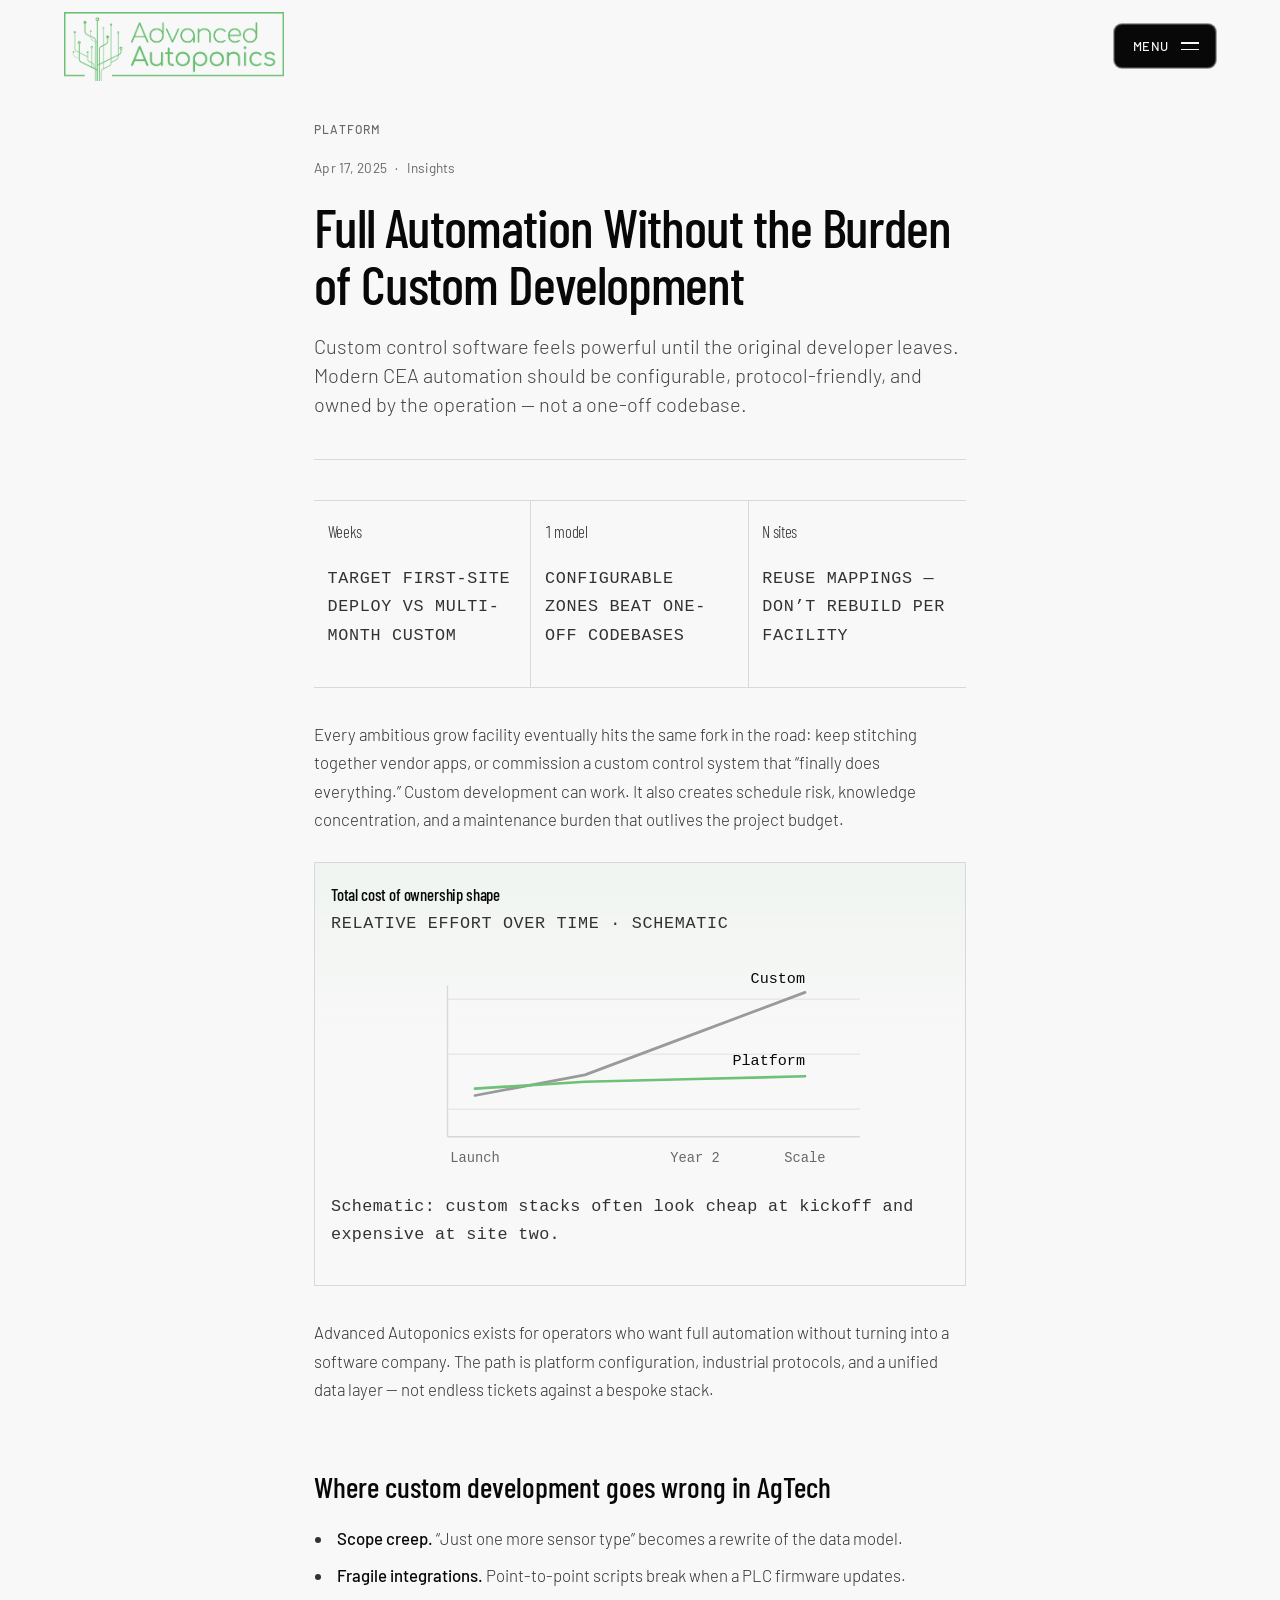
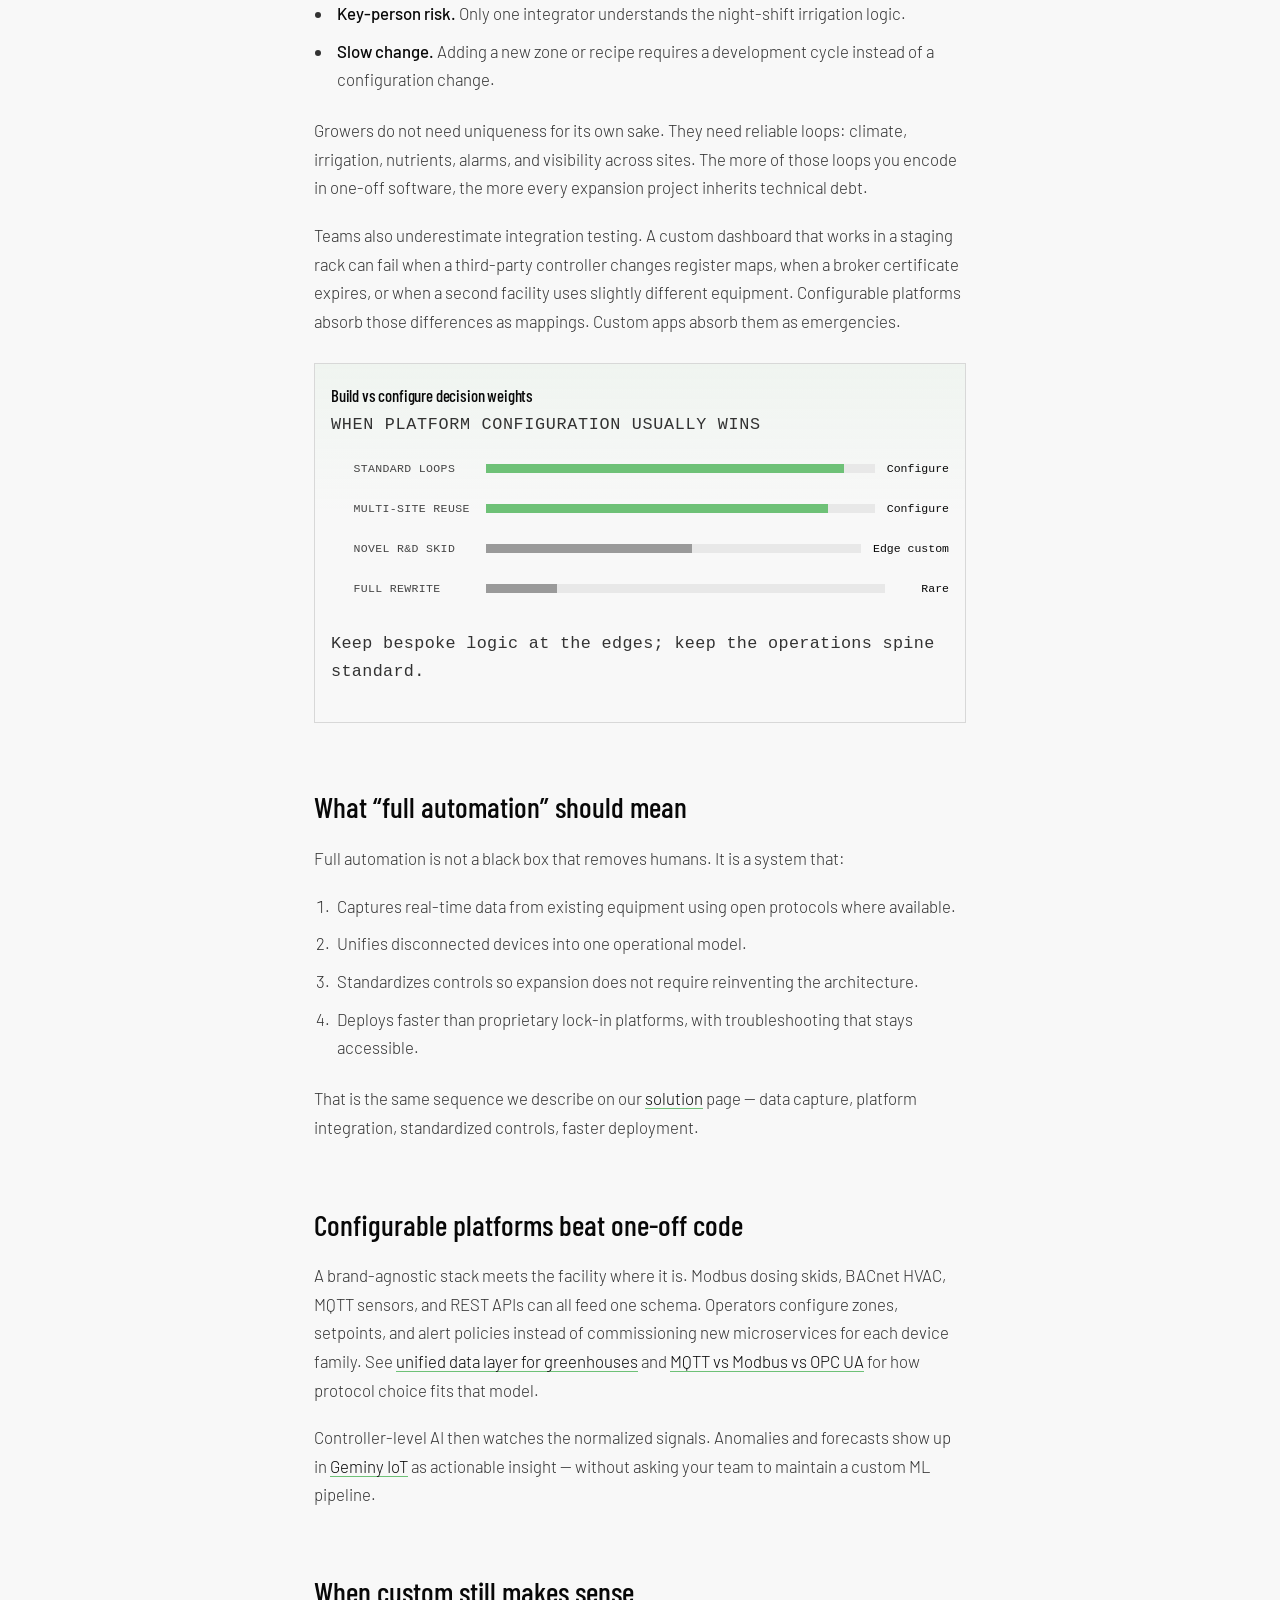
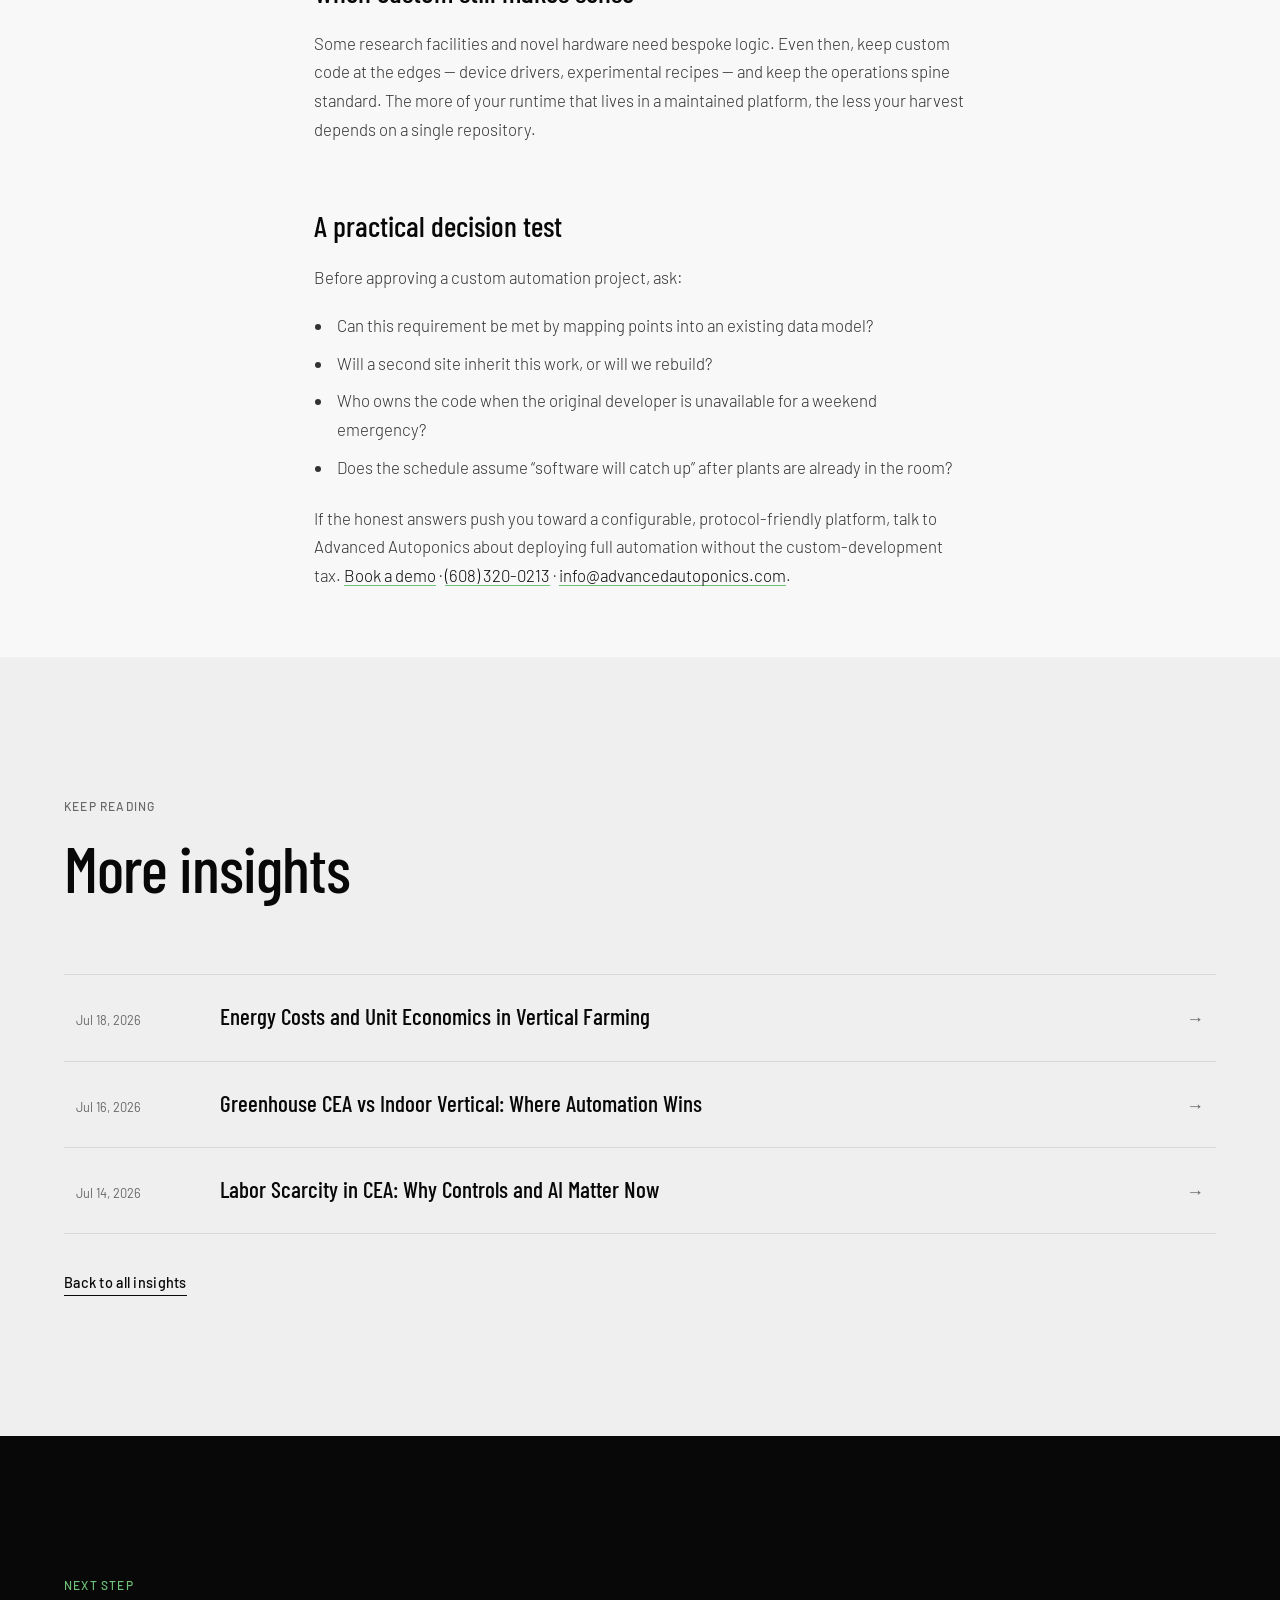
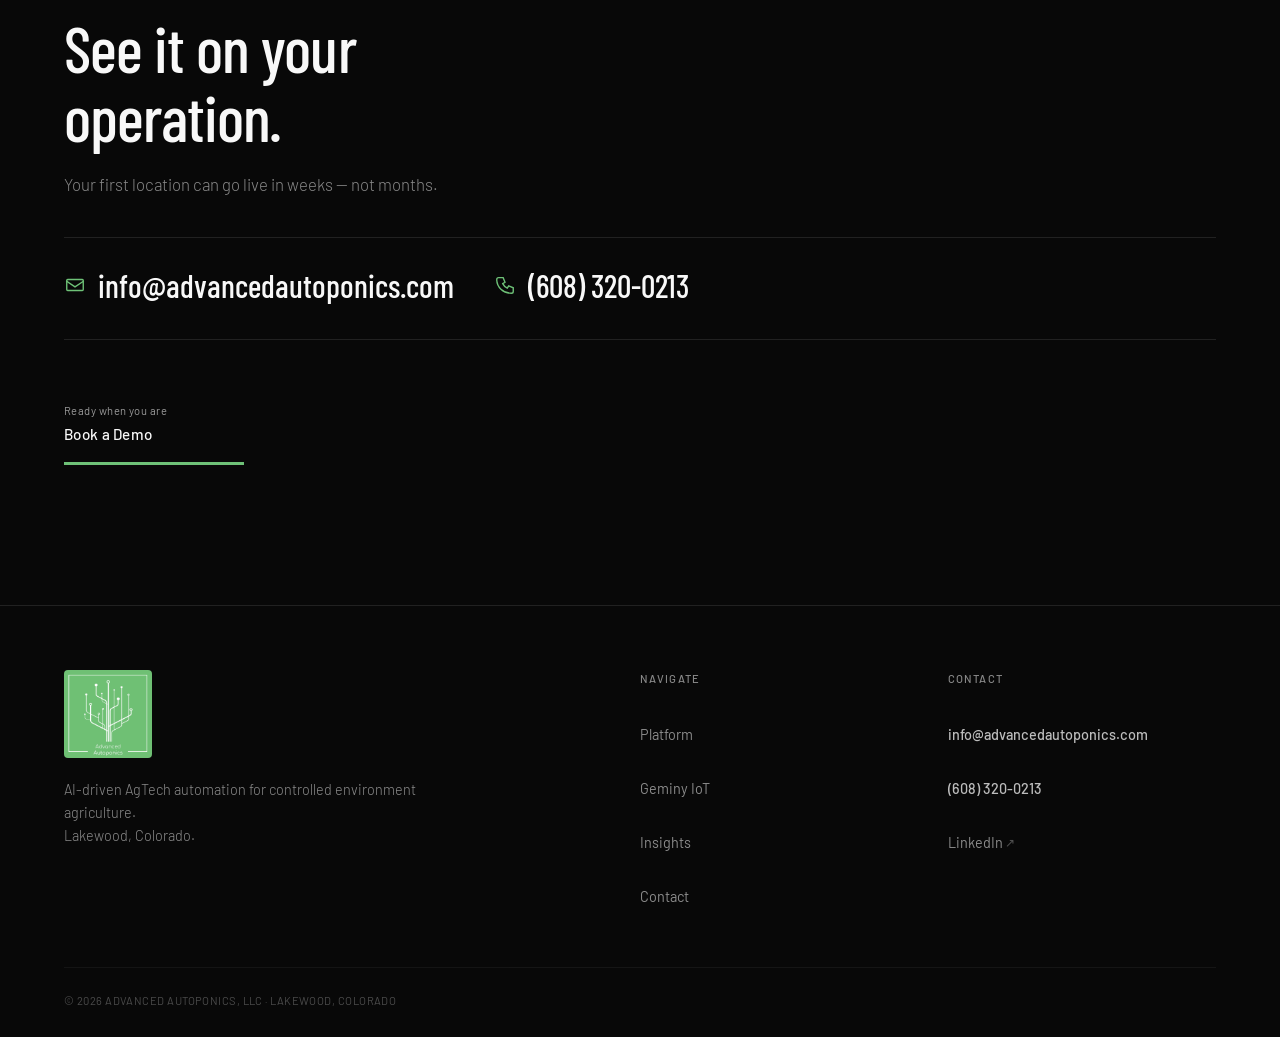
<file: articles/full-automation-without-custom-development/index.html>
<!DOCTYPE html>
<html lang="en">
<head>
  <meta charset="UTF-8" />
  <meta name="viewport" content="width=device-width, initial-scale=1.0, viewport-fit=cover" />
  <title>Full Automation Without the Burden of Custom Development | Advanced Autoponics</title>
  <meta name="description" content="How CEA and greenhouse operators get full automation without years of custom software — using configurable platforms, open protocols, and brand-agnostic controls." />
  <meta name="robots" content="index, follow" />
  <meta name="theme-color" content="#080808" />
  <link rel="canonical" href="https://www.advancedautoponics.com/articles/full-automation-without-custom-development/" />
  <meta property="og:type" content="article" />
  <meta property="og:site_name" content="Advanced Autoponics" />
  <meta property="og:title" content="Full Automation Without the Burden of Custom Development" />
  <meta property="og:description" content="How CEA and greenhouse operators get full automation without years of custom software — using configurable platforms, open protocols, and brand-agnostic controls." />
  <meta property="og:url" content="https://www.advancedautoponics.com/articles/full-automation-without-custom-development/" />
  <meta property="og:image" content="https://www.advancedautoponics.com/assets/og-image.png" />
  <meta property="og:locale" content="en_US" />
  <meta name="twitter:card" content="summary_large_image" />
  <meta name="twitter:title" content="Full Automation Without the Burden of Custom Development" />
  <meta name="twitter:description" content="How CEA and greenhouse operators get full automation without years of custom software — using configurable platforms, open protocols, and brand-agnostic controls." />
  <meta name="twitter:image" content="https://www.advancedautoponics.com/assets/og-image.png" />
  <meta property="article:published_time" content="2025-04-17" />
  <link rel="preconnect" href="https://fonts.googleapis.com" />
  <link rel="preconnect" href="https://fonts.gstatic.com" crossorigin />
  <link href="https://fonts.googleapis.com/css2?family=Barlow+Condensed:wght@400;500;600&family=Barlow:ital,wght@0,300;0,400;0,500;0,600;1,400&display=swap" rel="stylesheet" />
  <link rel="stylesheet" href="/css/style.css" />
  <link rel="icon" href="/assets/favicon.png" type="image/png" />
  <link rel="apple-touch-icon" href="/assets/aa-logo-stacked.png" />
  <script type="application/ld+json">
{
  "@context": "https://schema.org",
  "@type": "Article",
  "headline": "Full Automation Without the Burden of Custom Development",
  "description": "How CEA and greenhouse operators get full automation without years of custom software \u2014 using configurable platforms, open protocols, and brand-agnostic controls.",
  "datePublished": "2025-04-17",
  "dateModified": "2026-07-18",
  "author": {
    "@type": "Organization",
    "name": "Advanced Autoponics",
    "url": "https://www.advancedautoponics.com/"
  },
  "publisher": {
    "@type": "Organization",
    "name": "Advanced Autoponics",
    "logo": {
      "@type": "ImageObject",
      "url": "https://www.advancedautoponics.com/assets/aa-logo-stacked.png"
    }
  },
  "mainEntityOfPage": "https://www.advancedautoponics.com/articles/full-automation-without-custom-development/",
  "image": "https://www.advancedautoponics.com/assets/og-image.png"
}
  </script>
</head>
<body class="article-page">

  <a class="skip-link" href="#main-content">Skip to main content</a>

  <header class="site-header" id="top">
    <a class="brand" href="/" aria-label="Advanced Autoponics home">
      <img class="brand-logo" src="/assets/aa-logo-horizontal.png" alt="Advanced Autoponics logo" width="220" height="69" fetchpriority="high" decoding="async" />
    </a>
    <button class="menu-toggle" id="menuBtn" type="button" aria-label="Open menu" aria-expanded="false" aria-controls="siteNav">
      <span class="menu-toggle-label">Menu</span>
      <span class="menu-toggle-icon" aria-hidden="true"><span></span><span></span></span>
    </button>
  </header>

  <nav class="site-nav" id="siteNav" aria-label="Primary">
    <div class="site-nav-inner">
      <div class="site-nav-links">
        <p class="nav-section-label">Navigate</p>

        <a href="/#connectivity" data-nav><svg class="icon icon--nav" aria-hidden="true"><use href="#icon-globe"/></svg>Network</a>
        <a href="/#platform" data-nav><svg class="icon icon--nav" aria-hidden="true"><use href="#icon-layers"/></svg>Platform</a>
        <a href="/#geminy" data-nav><svg class="icon icon--nav" aria-hidden="true"><use href="#icon-grid"/></svg>Geminy IoT</a>
        <a href="/#problem" data-nav><svg class="icon icon--nav" aria-hidden="true"><use href="#icon-alert"/></svg>Why Us</a>
        <a href="/#solution" data-nav><svg class="icon icon--nav" aria-hidden="true"><use href="#icon-connect"/></svg>Solution</a>
        <a href="/#delivery" data-nav><svg class="icon icon--nav" aria-hidden="true"><use href="#icon-stack"/></svg>Deliver</a>
        <a href="/#insights" data-nav><svg class="icon icon--nav" aria-hidden="true"><use href="#icon-forecast"/></svg>Insights</a>
        <a href="/#contact" data-nav><svg class="icon icon--nav" aria-hidden="true"><use href="#icon-mail"/></svg>Contact</a>

      </div>
      <div class="site-nav-aside">
        <p class="nav-section-label">Get in touch</p>
        <a href="mailto:info@advancedautoponics.com"><svg class="icon icon--nav-sm" aria-hidden="true"><use href="#icon-mail"/></svg>info@advancedautoponics.com</a>
        <a href="tel:+16083200213"><svg class="icon icon--nav-sm" aria-hidden="true"><use href="#icon-phone"/></svg>(608) 320-0213</a>
        <a class="nav-cta" href="/#contact">Book a Demo</a>
      </div>
    </div>
  </nav>
  <div class="nav-backdrop" id="navBackdrop" hidden></div>

  <main id="main-content">
    <article class="article" aria-labelledby="article-title">
      <header class="article-hero">
        <p class="eyebrow reveal">Platform</p>
        <p class="article-meta reveal">
          <time datetime="2025-04-17">Apr 17, 2025</time>
          <span aria-hidden="true">·</span>
          <span>Insights</span>
        </p>
        <h1 id="article-title" class="article-title reveal">Full Automation Without the Burden of Custom Development</h1>
        <p class="article-lede reveal">Custom control software feels powerful until the original developer leaves. Modern CEA automation should be configurable, protocol-friendly, and owned by the operation — not a one-off codebase.</p>
      </header>

      <div class="article-body reveal">
<div class="article-stats" role="group" aria-label="Key figures">
  <div class="article-stats__item"><p class="article-stats__value">Weeks</p><p class="article-stats__label">Target first-site deploy vs multi-month custom</p></div>
  <div class="article-stats__item"><p class="article-stats__value">1 model</p><p class="article-stats__label">Configurable zones beat one-off codebases</p></div>
  <div class="article-stats__item"><p class="article-stats__value">N sites</p><p class="article-stats__label">Reuse mappings — don’t rebuild per facility</p></div>
</div>

<p>Every ambitious grow facility eventually hits the same fork in the road: keep stitching together vendor apps, or commission a custom control system that “finally does everything.” Custom development can work. It also creates schedule risk, knowledge concentration, and a maintenance burden that outlives the project budget.</p>

<figure class="article-chart" aria-labelledby="chart-custom-cost-title">
  <figcaption class="article-chart__title" id="chart-custom-cost-title">Total cost of ownership shape</figcaption>
  <p class="article-chart__subtitle">Relative effort over time · schematic</p>
  <svg class="article-chart__svg" viewBox="0 0 360 160" role="img" aria-label="Line chart comparing rising custom development cost versus flatter platform cost">
    <line class="chart-grid" x1="40" y1="30" x2="340" y2="30"/>
    <line class="chart-grid" x1="40" y1="70" x2="340" y2="70"/>
    <line class="chart-grid" x1="40" y1="110" x2="340" y2="110"/>
    <line class="chart-axis" x1="40" y1="20" x2="40" y2="130"/>
    <line class="chart-axis" x1="40" y1="130" x2="340" y2="130"/>
    <polyline class="chart-line" points="60,100 140,85 220,55 300,25" style="stroke:var(--grey-175)"/>
    <polyline class="chart-line" points="60,95 140,90 220,88 300,86"/>
    <text x="300" y="18" text-anchor="end" class="chart-value">Custom</text>
    <text x="300" y="78" text-anchor="end" class="chart-value">Platform</text>
    <text x="60" y="148" text-anchor="middle">Launch</text>
    <text x="220" y="148" text-anchor="middle">Year 2</text>
    <text x="300" y="148" text-anchor="middle">Scale</text>
  </svg>
  <p class="article-chart__footnote">Schematic: custom stacks often look cheap at kickoff and expensive at site two.</p>
</figure>

<p>Advanced Autoponics exists for operators who want full automation without turning into a software company. The path is platform configuration, industrial protocols, and a unified data layer — not endless tickets against a bespoke stack.</p>

<h2>Where custom development goes wrong in AgTech</h2>
<ul>
  <li><strong>Scope creep.</strong> “Just one more sensor type” becomes a rewrite of the data model.</li>
  <li><strong>Fragile integrations.</strong> Point-to-point scripts break when a PLC firmware updates.</li>
  <li><strong>Key-person risk.</strong> Only one integrator understands the night-shift irrigation logic.</li>
  <li><strong>Slow change.</strong> Adding a new zone or recipe requires a development cycle instead of a configuration change.</li>
</ul>
<p>Growers do not need uniqueness for its own sake. They need reliable loops: climate, irrigation, nutrients, alarms, and visibility across sites. The more of those loops you encode in one-off software, the more every expansion project inherits technical debt.</p>
<p>Teams also underestimate integration testing. A custom dashboard that works in a staging rack can fail when a third-party controller changes register maps, when a broker certificate expires, or when a second facility uses slightly different equipment. Configurable platforms absorb those differences as mappings. Custom apps absorb them as emergencies.</p>

<figure class="article-chart" aria-labelledby="chart-custom-decision-title">
  <figcaption class="article-chart__title" id="chart-custom-decision-title">Build vs configure decision weights</figcaption>
  <p class="article-chart__subtitle">When platform configuration usually wins</p>
  <ul class="article-chart__bars">
    <li class="article-chart__bar-row"><span class="article-chart__bar-label">Standard loops</span><span class="article-chart__bar-track"><span class="article-chart__bar-fill" style="--bar:92%"></span></span><span class="article-chart__bar-value">Configure</span></li>
    <li class="article-chart__bar-row"><span class="article-chart__bar-label">Multi-site reuse</span><span class="article-chart__bar-track"><span class="article-chart__bar-fill" style="--bar:88%"></span></span><span class="article-chart__bar-value">Configure</span></li>
    <li class="article-chart__bar-row"><span class="article-chart__bar-label">Novel R&amp;D skid</span><span class="article-chart__bar-track"><span class="article-chart__bar-fill article-chart__bar-fill--muted" style="--bar:55%"></span></span><span class="article-chart__bar-value">Edge custom</span></li>
    <li class="article-chart__bar-row"><span class="article-chart__bar-label">Full rewrite</span><span class="article-chart__bar-track"><span class="article-chart__bar-fill article-chart__bar-fill--muted" style="--bar:18%"></span></span><span class="article-chart__bar-value">Rare</span></li>
  </ul>
  <p class="article-chart__footnote">Keep bespoke logic at the edges; keep the operations spine standard.</p>
</figure>

<h2>What “full automation” should mean</h2>
<p>Full automation is not a black box that removes humans. It is a system that:</p>
<ol>
  <li>Captures real-time data from existing equipment using open protocols where available.</li>
  <li>Unifies disconnected devices into one operational model.</li>
  <li>Standardizes controls so expansion does not require reinventing the architecture.</li>
  <li>Deploys faster than proprietary lock-in platforms, with troubleshooting that stays accessible.</li>
</ol>
<p>That is the same sequence we describe on our <a href="/#solution">solution</a> page — data capture, platform integration, standardized controls, faster deployment.</p>

<h2>Configurable platforms beat one-off code</h2>
<p>A brand-agnostic stack meets the facility where it is. Modbus dosing skids, BACnet HVAC, MQTT sensors, and REST APIs can all feed one schema. Operators configure zones, setpoints, and alert policies instead of commissioning new microservices for each device family. See <a href="/articles/unified-data-layer-for-greenhouses/">unified data layer for greenhouses</a> and <a href="/articles/mqtt-vs-modbus-vs-opc-ua-in-cea/">MQTT vs Modbus vs OPC UA</a> for how protocol choice fits that model.</p>
<p>Controller-level AI then watches the normalized signals. Anomalies and forecasts show up in <a href="/#geminy">Geminy IoT</a> as actionable insight — without asking your team to maintain a custom ML pipeline.</p>

<h2>When custom still makes sense</h2>
<p>Some research facilities and novel hardware need bespoke logic. Even then, keep custom code at the edges — device drivers, experimental recipes — and keep the operations spine standard. The more of your runtime that lives in a maintained platform, the less your harvest depends on a single repository.</p>

<h2>A practical decision test</h2>
<p>Before approving a custom automation project, ask:</p>
<ul>
  <li>Can this requirement be met by mapping points into an existing data model?</li>
  <li>Will a second site inherit this work, or will we rebuild?</li>
  <li>Who owns the code when the original developer is unavailable for a weekend emergency?</li>
  <li>Does the schedule assume “software will catch up” after plants are already in the room?</li>
</ul>

<p>If the honest answers push you toward a configurable, protocol-friendly platform, talk to Advanced Autoponics about deploying full automation without the custom-development tax. <a href="/#contact">Book a demo</a> · <a href="tel:+16083200213">(608) 320-0213</a> · <a href="mailto:info@advancedautoponics.com">info@advancedautoponics.com</a>.</p>

      </div>
    </article>

    <section class="section section--muted article-related" aria-labelledby="related-title">
      <div class="section-head reveal">
        <p class="eyebrow">Keep reading</p>
        <h2 class="section-title" id="related-title">More insights</h2>
      </div>
      <div class="news-list">
        <a class="news-item reveal" href="/articles/vertical-farming-energy-unit-economics/"><time datetime="2026-07-18">Jul 18, 2026</time><span class="news-title">Energy Costs and Unit Economics in Vertical Farming</span><span class="news-arrow" aria-hidden="true">→</span></a>
        <a class="news-item reveal" href="/articles/greenhouse-vs-vertical-farming-automation/"><time datetime="2026-07-16">Jul 16, 2026</time><span class="news-title">Greenhouse CEA vs Indoor Vertical: Where Automation Wins</span><span class="news-arrow" aria-hidden="true">→</span></a>
        <a class="news-item reveal" href="/articles/cea-labor-shortage-controls-ai/"><time datetime="2026-07-14">Jul 14, 2026</time><span class="news-title">Labor Scarcity in CEA: Why Controls and AI Matter Now</span><span class="news-arrow" aria-hidden="true">→</span></a>
      </div>
      <p class="article-back reveal"><a class="text-link" href="/#insights">Back to all insights</a></p>
    </section>

    <section class="contact" id="contact" aria-labelledby="contact-title">
      <p class="eyebrow reveal">Next step</p>
      <h2 class="contact-title reveal" id="contact-title">See it on your operation.</h2>
      <p class="contact-sub reveal">Your first location can go live in weeks — not months.</p>
      <div class="contact-actions reveal">
        <a href="mailto:info@advancedautoponics.com" class="contact-link"><svg class="icon icon--contact" aria-hidden="true"><use href="#icon-mail"/></svg>info@advancedautoponics.com</a>
        <a href="tel:+16083200213" class="contact-link"><svg class="icon icon--contact" aria-hidden="true"><use href="#icon-phone"/></svg>(608) 320-0213</a>
      </div>
      <a href="mailto:info@advancedautoponics.com" class="btn btn-accent reveal" data-magnetic>
        <span class="btn-kicker">Ready when you are</span>
        <span class="btn-label">Book a Demo</span>
      </a>
    </section>
  </main>

  <footer class="site-footer" role="contentinfo">
    <div class="footer-grid">
      <div class="footer-brand">
        <img class="footer-logo" src="/assets/aa-logo-stacked.png" alt="Advanced Autoponics logo" width="96" height="96" loading="lazy" decoding="async" />
        <p>AI-driven AgTech automation for controlled environment agriculture.<br />Lakewood, Colorado.</p>
      </div>
      <nav class="footer-col" aria-label="Footer">
        <p class="footer-label">Navigate</p>
        <a href="/#platform">Platform</a>
        <a href="/#geminy">Geminy IoT</a>
        <a href="/#insights">Insights</a>
        <a href="/#contact">Contact</a>
      </nav>
      <div class="footer-col">
        <p class="footer-label">Contact</p>
        <a href="mailto:info@advancedautoponics.com">info@advancedautoponics.com</a>
        <a href="tel:+16083200213">(608) 320-0213</a>
        <a href="https://www.linkedin.com/company/advanced-autoponics-llc" target="_blank" rel="noopener noreferrer">LinkedIn<span class="external-indicator" aria-hidden="true">↗</span></a>
      </div>
    </div>
    <p class="footer-copy">© 2026 Advanced Autoponics, LLC · Lakewood, Colorado</p>
  </footer>


  <svg xmlns="http://www.w3.org/2000/svg" class="icon-sprite" aria-hidden="true">
    <defs>
      <symbol id="icon-layers" viewBox="0 0 24 24"><path d="M12 3L3 8l9 5 9-5-9-5z"/><path d="M3 13l9 5 9-5"/><path d="M3 18l9 5 9-5"/></symbol>
      <symbol id="icon-pulse" viewBox="0 0 24 24"><path d="M2 12h4l2-6 4 12 3-8h7"/><circle cx="20" cy="8" r="2"/></symbol>
      <symbol id="icon-forecast" viewBox="0 0 24 24"><path d="M3 17l6-6 4 4 8-10"/><path d="M17 5h4v4"/></symbol>
      <symbol id="icon-mail" viewBox="0 0 24 24"><rect x="3" y="6" width="18" height="12" rx="1"/><path d="M3 8l9 6 9-6"/></symbol>
      <symbol id="icon-phone" viewBox="0 0 24 24"><path d="M6 4h4l2 5-2.5 1.5a11 11 0 005 5L16 13l5 2v4a2 2 0 01-2 2C9.8 21 3 14.2 3 6a2 2 0 012-2z"/></symbol>
      <symbol id="icon-globe" viewBox="0 0 24 24"><circle cx="12" cy="12" r="9"/><path d="M3 12h18"/><path d="M12 3a14 14 0 010 18"/><path d="M12 3a14 14 0 000 18"/></symbol>
      <symbol id="icon-grid" viewBox="0 0 24 24"><rect x="3" y="3" width="7" height="7"/><rect x="14" y="3" width="7" height="7"/><rect x="3" y="14" width="7" height="7"/><rect x="14" y="14" width="7" height="7"/></symbol>
      <symbol id="icon-alert" viewBox="0 0 24 24"><path d="M12 4L3 20h18L12 4z"/><path d="M12 10v4"/><circle cx="12" cy="17" r="0.5" fill="currentColor" stroke="none"/></symbol>
      <symbol id="icon-connect" viewBox="0 0 24 24"><circle cx="6" cy="6" r="2.5"/><circle cx="18" cy="6" r="2.5"/><circle cx="6" cy="18" r="2.5"/><circle cx="18" cy="18" r="2.5"/><path d="M8.5 6h7M6 8.5v7M18 8.5v7M8.5 18h7"/></symbol>
      <symbol id="icon-stack" viewBox="0 0 24 24"><rect x="4" y="4" width="16" height="4"/><rect x="4" y="10" width="16" height="4"/><rect x="4" y="16" width="16" height="4"/></symbol>
    </defs>
  </svg>

  <script src="/js/main.js"></script>
  <script src="/assets/analytics.js" defer></script>
</body>
</html>
</file>
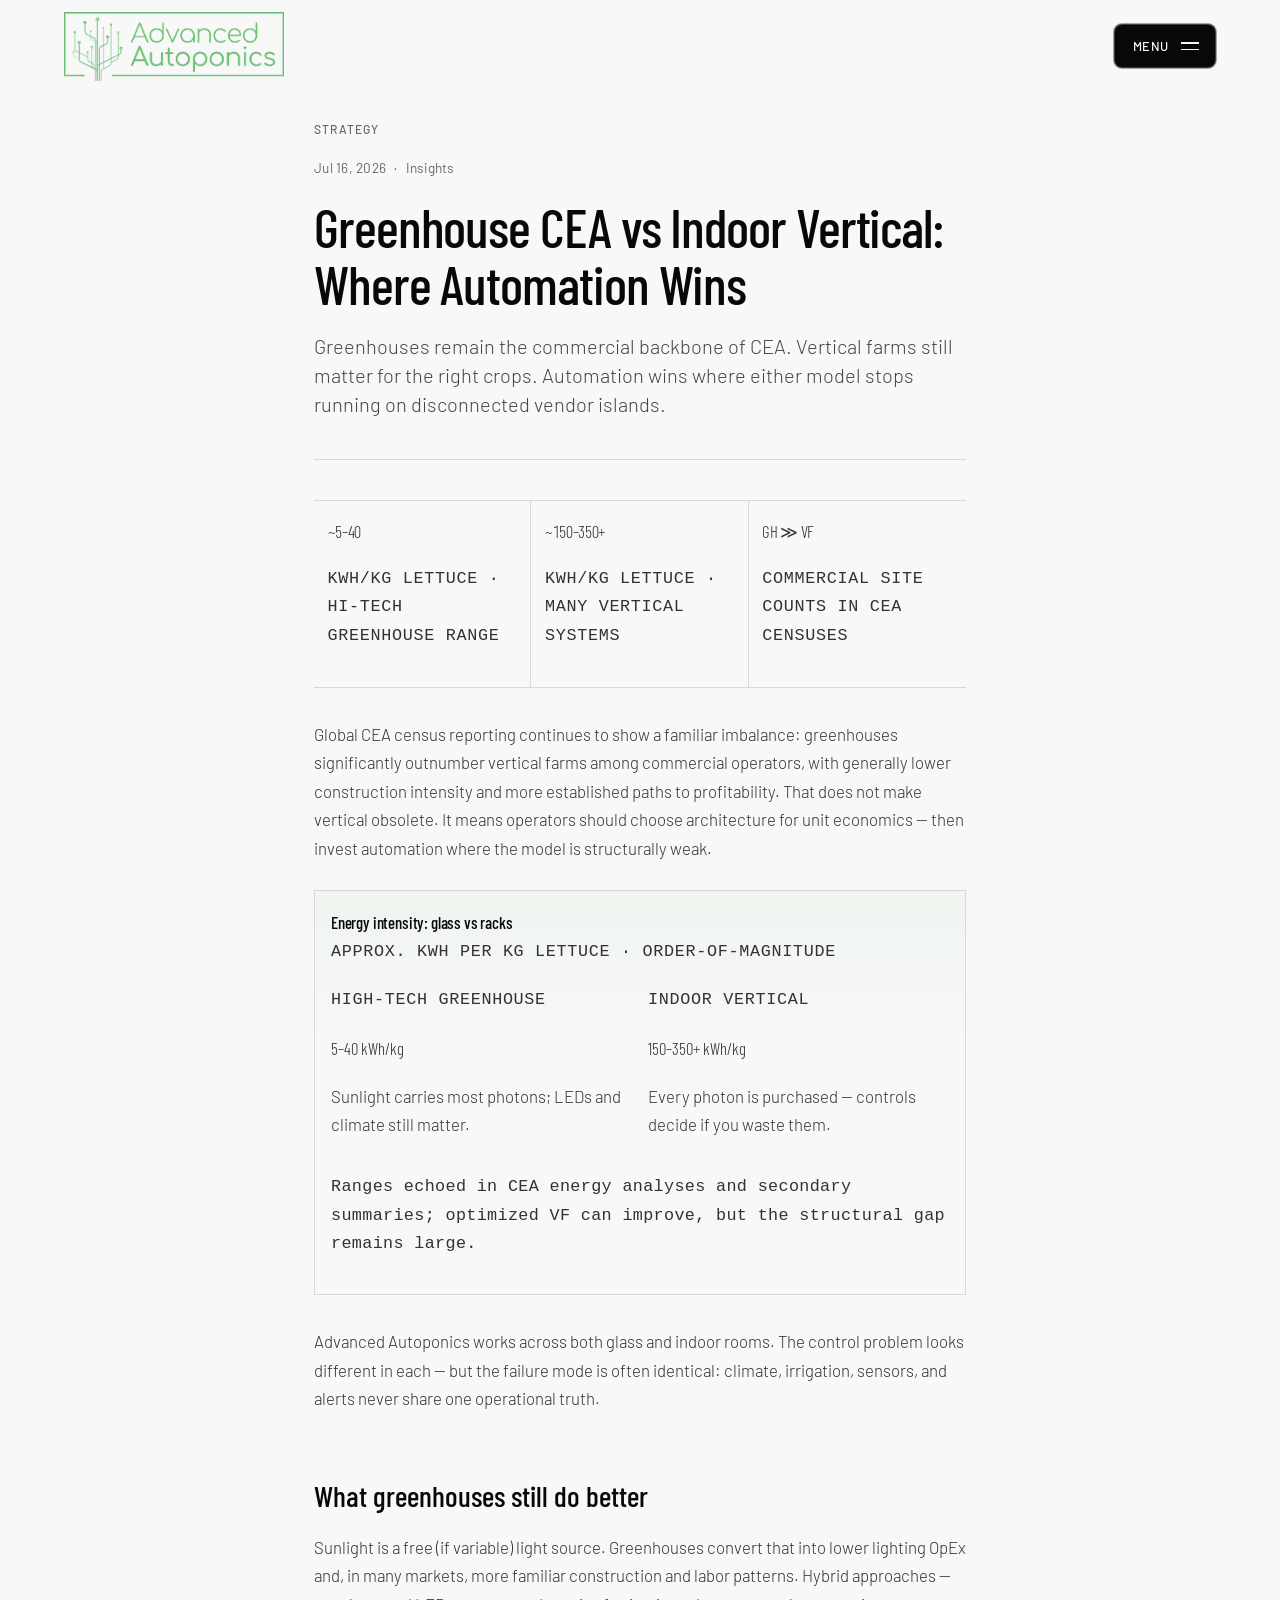
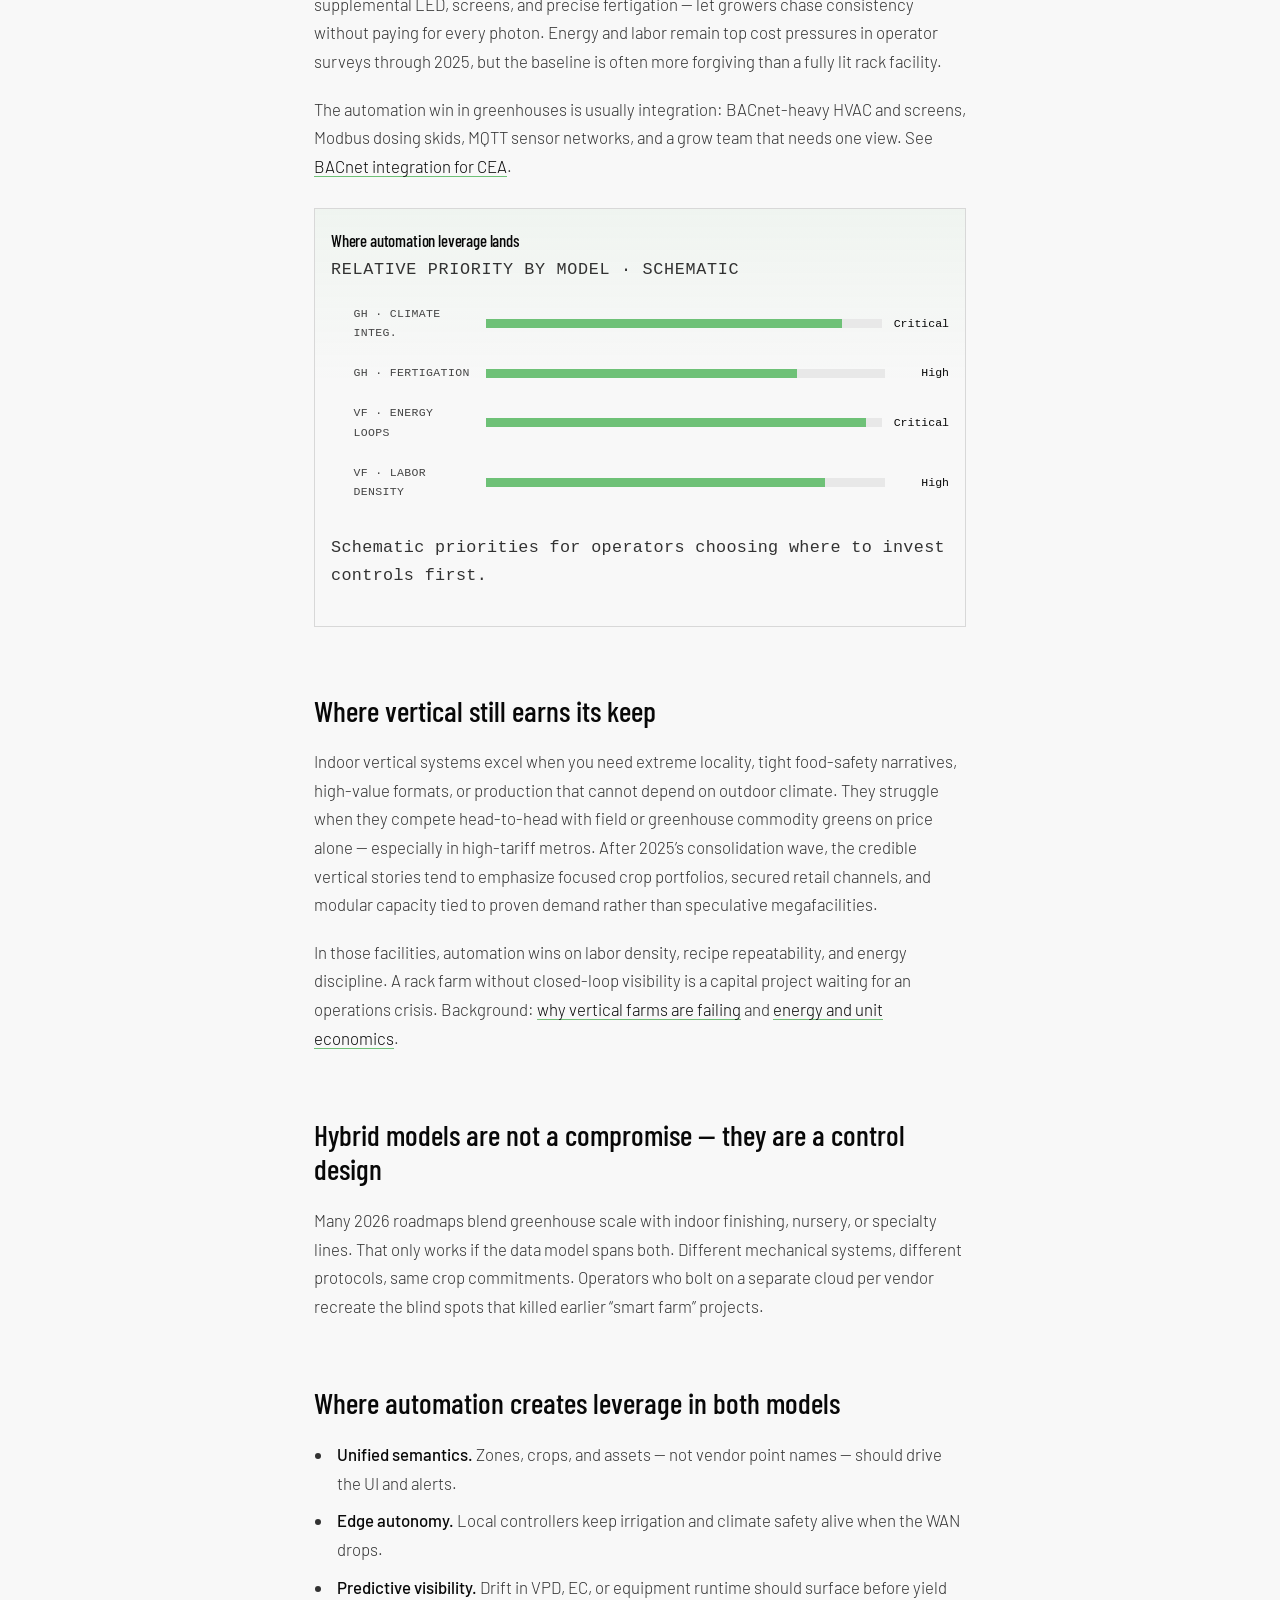
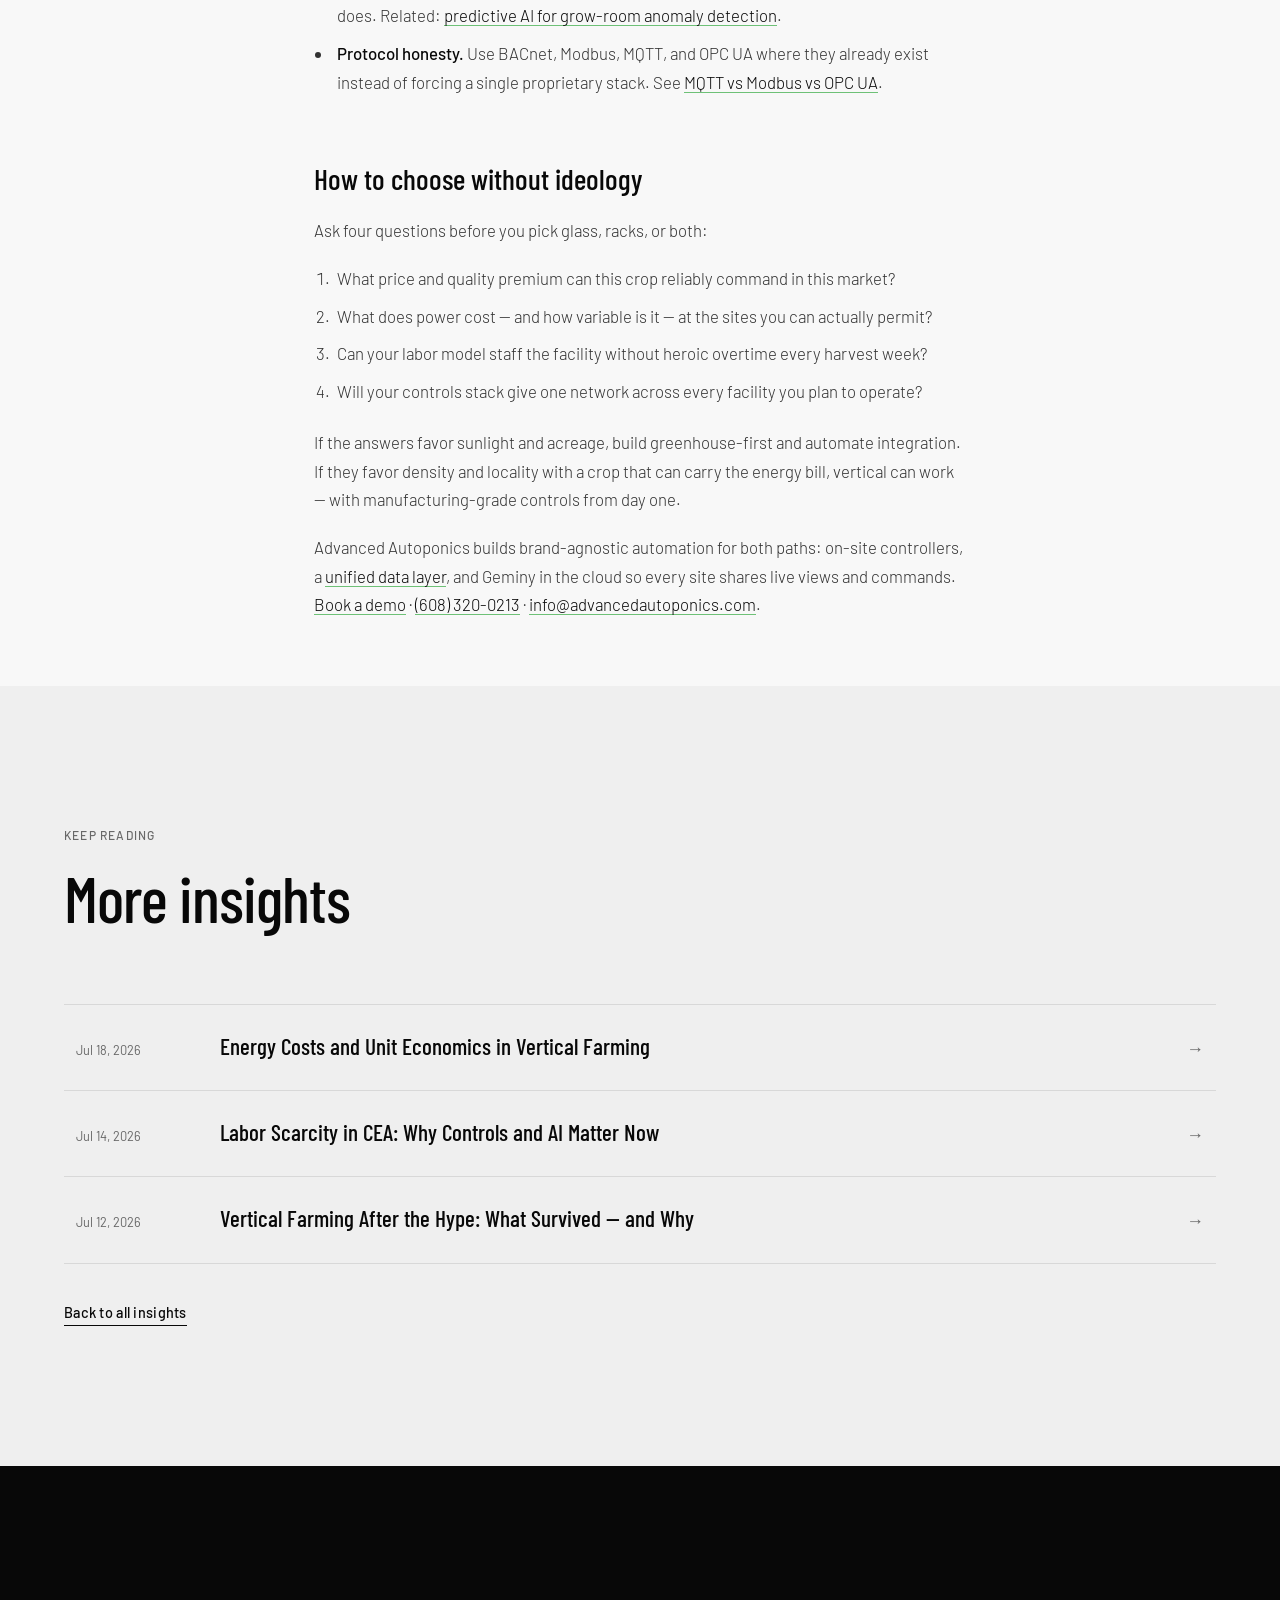
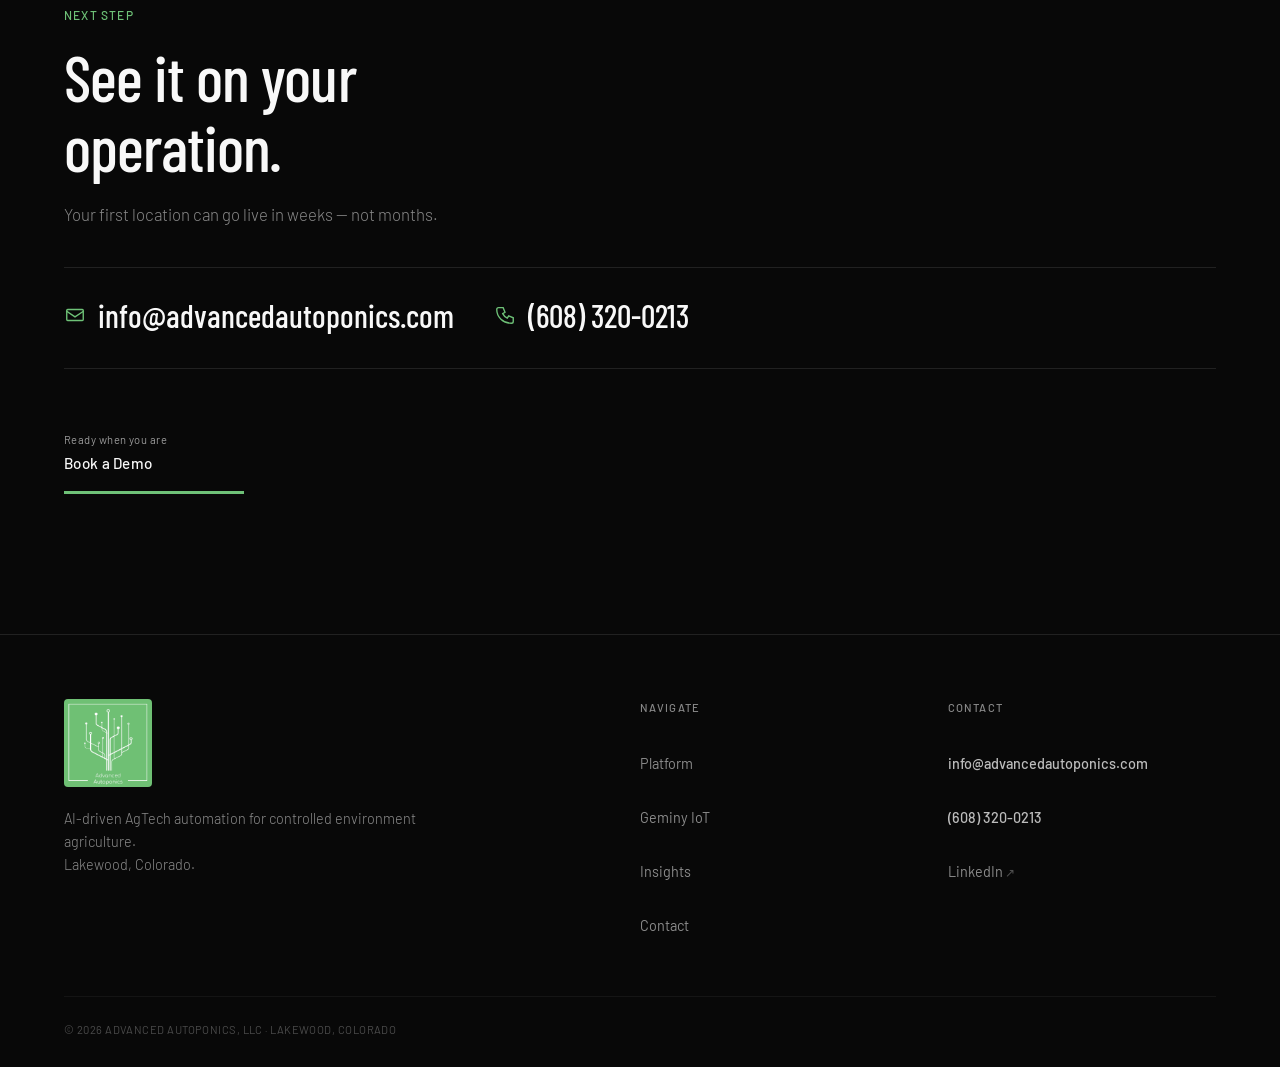
<file: articles/greenhouse-vs-vertical-farming-automation/index.html>
<!DOCTYPE html>
<html lang="en">
<head>
  <meta charset="UTF-8" />
  <meta name="viewport" content="width=device-width, initial-scale=1.0, viewport-fit=cover" />
  <title>Greenhouse CEA vs Indoor Vertical: Where Automation Wins | Advanced Autoponics</title>
  <meta name="description" content="Compare greenhouse CEA and indoor vertical farming on cost structure, climate risk, and automation — and where a unified controls stack creates the most leverage." />
  <meta name="robots" content="index, follow" />
  <meta name="theme-color" content="#080808" />
  <link rel="canonical" href="https://www.advancedautoponics.com/articles/greenhouse-vs-vertical-farming-automation/" />
  <meta property="og:type" content="article" />
  <meta property="og:site_name" content="Advanced Autoponics" />
  <meta property="og:title" content="Greenhouse CEA vs Indoor Vertical: Where Automation Wins" />
  <meta property="og:description" content="Compare greenhouse CEA and indoor vertical farming on cost structure, climate risk, and automation — and where a unified controls stack creates the most leverage." />
  <meta property="og:url" content="https://www.advancedautoponics.com/articles/greenhouse-vs-vertical-farming-automation/" />
  <meta property="og:image" content="https://www.advancedautoponics.com/assets/og-image.png" />
  <meta property="og:locale" content="en_US" />
  <meta name="twitter:card" content="summary_large_image" />
  <meta name="twitter:title" content="Greenhouse CEA vs Indoor Vertical: Where Automation Wins" />
  <meta name="twitter:description" content="Compare greenhouse CEA and indoor vertical farming on cost structure, climate risk, and automation — and where a unified controls stack creates the most leverage." />
  <meta name="twitter:image" content="https://www.advancedautoponics.com/assets/og-image.png" />
  <meta property="article:published_time" content="2026-07-16" />
  <link rel="preconnect" href="https://fonts.googleapis.com" />
  <link rel="preconnect" href="https://fonts.gstatic.com" crossorigin />
  <link href="https://fonts.googleapis.com/css2?family=Barlow+Condensed:wght@400;500;600&family=Barlow:ital,wght@0,300;0,400;0,500;0,600;1,400&display=swap" rel="stylesheet" />
  <link rel="stylesheet" href="/css/style.css" />
  <link rel="icon" href="/assets/favicon.png" type="image/png" />
  <link rel="apple-touch-icon" href="/assets/aa-logo-stacked.png" />
  <script type="application/ld+json">
{
  "@context": "https://schema.org",
  "@type": "Article",
  "headline": "Greenhouse CEA vs Indoor Vertical: Where Automation Wins",
  "description": "Compare greenhouse CEA and indoor vertical farming on cost structure, climate risk, and automation \u2014 and where a unified controls stack creates the most leverage.",
  "datePublished": "2026-07-16",
  "dateModified": "2026-07-18",
  "author": {
    "@type": "Organization",
    "name": "Advanced Autoponics",
    "url": "https://www.advancedautoponics.com/"
  },
  "publisher": {
    "@type": "Organization",
    "name": "Advanced Autoponics",
    "logo": {
      "@type": "ImageObject",
      "url": "https://www.advancedautoponics.com/assets/aa-logo-stacked.png"
    }
  },
  "mainEntityOfPage": "https://www.advancedautoponics.com/articles/greenhouse-vs-vertical-farming-automation/",
  "image": "https://www.advancedautoponics.com/assets/og-image.png"
}
  </script>
</head>
<body class="article-page">

  <a class="skip-link" href="#main-content">Skip to main content</a>

  <header class="site-header" id="top">
    <a class="brand" href="/" aria-label="Advanced Autoponics home">
      <img class="brand-logo" src="/assets/aa-logo-horizontal.png" alt="Advanced Autoponics logo" width="220" height="69" fetchpriority="high" decoding="async" />
    </a>
    <button class="menu-toggle" id="menuBtn" type="button" aria-label="Open menu" aria-expanded="false" aria-controls="siteNav">
      <span class="menu-toggle-label">Menu</span>
      <span class="menu-toggle-icon" aria-hidden="true"><span></span><span></span></span>
    </button>
  </header>

  <nav class="site-nav" id="siteNav" aria-label="Primary">
    <div class="site-nav-inner">
      <div class="site-nav-links">
        <p class="nav-section-label">Navigate</p>

        <a href="/#connectivity" data-nav><svg class="icon icon--nav" aria-hidden="true"><use href="#icon-globe"/></svg>Network</a>
        <a href="/#platform" data-nav><svg class="icon icon--nav" aria-hidden="true"><use href="#icon-layers"/></svg>Platform</a>
        <a href="/#geminy" data-nav><svg class="icon icon--nav" aria-hidden="true"><use href="#icon-grid"/></svg>Geminy IoT</a>
        <a href="/#problem" data-nav><svg class="icon icon--nav" aria-hidden="true"><use href="#icon-alert"/></svg>Why Us</a>
        <a href="/#solution" data-nav><svg class="icon icon--nav" aria-hidden="true"><use href="#icon-connect"/></svg>Solution</a>
        <a href="/#delivery" data-nav><svg class="icon icon--nav" aria-hidden="true"><use href="#icon-stack"/></svg>Deliver</a>
        <a href="/#insights" data-nav><svg class="icon icon--nav" aria-hidden="true"><use href="#icon-forecast"/></svg>Insights</a>
        <a href="/#contact" data-nav><svg class="icon icon--nav" aria-hidden="true"><use href="#icon-mail"/></svg>Contact</a>

      </div>
      <div class="site-nav-aside">
        <p class="nav-section-label">Get in touch</p>
        <a href="mailto:info@advancedautoponics.com"><svg class="icon icon--nav-sm" aria-hidden="true"><use href="#icon-mail"/></svg>info@advancedautoponics.com</a>
        <a href="tel:+16083200213"><svg class="icon icon--nav-sm" aria-hidden="true"><use href="#icon-phone"/></svg>(608) 320-0213</a>
        <a class="nav-cta" href="/#contact">Book a Demo</a>
      </div>
    </div>
  </nav>
  <div class="nav-backdrop" id="navBackdrop" hidden></div>

  <main id="main-content">
    <article class="article" aria-labelledby="article-title">
      <header class="article-hero">
        <p class="eyebrow reveal">Strategy</p>
        <p class="article-meta reveal">
          <time datetime="2026-07-16">Jul 16, 2026</time>
          <span aria-hidden="true">·</span>
          <span>Insights</span>
        </p>
        <h1 id="article-title" class="article-title reveal">Greenhouse CEA vs Indoor Vertical: Where Automation Wins</h1>
        <p class="article-lede reveal">Greenhouses remain the commercial backbone of CEA. Vertical farms still matter for the right crops. Automation wins where either model stops running on disconnected vendor islands.</p>
      </header>

      <div class="article-body reveal">
<div class="article-stats" role="group" aria-label="Key figures">
  <div class="article-stats__item"><p class="article-stats__value">~5–40</p><p class="article-stats__label">kWh/kg lettuce · hi-tech greenhouse range</p></div>
  <div class="article-stats__item"><p class="article-stats__value">~150–350+</p><p class="article-stats__label">kWh/kg lettuce · many vertical systems</p></div>
  <div class="article-stats__item"><p class="article-stats__value">GH ≫ VF</p><p class="article-stats__label">Commercial site counts in CEA censuses</p></div>
</div>

<p>Global CEA census reporting continues to show a familiar imbalance: greenhouses significantly outnumber vertical farms among commercial operators, with generally lower construction intensity and more established paths to profitability. That does not make vertical obsolete. It means operators should choose architecture for unit economics — then invest automation where the model is structurally weak.</p>

<figure class="article-chart" aria-labelledby="chart-gh-vf-energy-title">
  <figcaption class="article-chart__title" id="chart-gh-vf-energy-title">Energy intensity: glass vs racks</figcaption>
  <p class="article-chart__subtitle">Approx. kWh per kg lettuce · order-of-magnitude</p>
  <div class="article-chart__compare">
    <div class="article-chart__compare-col">
      <p class="article-chart__compare-head">High-tech greenhouse</p>
      <p class="article-chart__compare-metric">5–40 kWh/kg</p>
      <p class="article-chart__compare-note">Sunlight carries most photons; LEDs and climate still matter.</p>
    </div>
    <div class="article-chart__compare-col">
      <p class="article-chart__compare-head">Indoor vertical</p>
      <p class="article-chart__compare-metric">150–350+ kWh/kg</p>
      <p class="article-chart__compare-note">Every photon is purchased — controls decide if you waste them.</p>
    </div>
  </div>
  <p class="article-chart__footnote">Ranges echoed in CEA energy analyses and secondary summaries; optimized VF can improve, but the structural gap remains large.</p>
</figure>

<p>Advanced Autoponics works across both glass and indoor rooms. The control problem looks different in each — but the failure mode is often identical: climate, irrigation, sensors, and alerts never share one operational truth.</p>

<h2>What greenhouses still do better</h2>
<p>Sunlight is a free (if variable) light source. Greenhouses convert that into lower lighting OpEx and, in many markets, more familiar construction and labor patterns. Hybrid approaches — supplemental LED, screens, and precise fertigation — let growers chase consistency without paying for every photon. Energy and labor remain top cost pressures in operator surveys through 2025, but the baseline is often more forgiving than a fully lit rack facility.</p>
<p>The automation win in greenhouses is usually integration: BACnet-heavy HVAC and screens, Modbus dosing skids, MQTT sensor networks, and a grow team that needs one view. See <a href="/articles/bacnet-integration-for-cea/">BACnet integration for CEA</a>.</p>

<figure class="article-chart" aria-labelledby="chart-gh-vf-capex-title">
  <figcaption class="article-chart__title" id="chart-gh-vf-capex-title">Where automation leverage lands</figcaption>
  <p class="article-chart__subtitle">Relative priority by model · schematic</p>
  <ul class="article-chart__bars">
    <li class="article-chart__bar-row"><span class="article-chart__bar-label">GH · climate integ.</span><span class="article-chart__bar-track"><span class="article-chart__bar-fill" style="--bar:90%"></span></span><span class="article-chart__bar-value">Critical</span></li>
    <li class="article-chart__bar-row"><span class="article-chart__bar-label">GH · fertigation</span><span class="article-chart__bar-track"><span class="article-chart__bar-fill" style="--bar:78%"></span></span><span class="article-chart__bar-value">High</span></li>
    <li class="article-chart__bar-row"><span class="article-chart__bar-label">VF · energy loops</span><span class="article-chart__bar-track"><span class="article-chart__bar-fill" style="--bar:96%"></span></span><span class="article-chart__bar-value">Critical</span></li>
    <li class="article-chart__bar-row"><span class="article-chart__bar-label">VF · labor density</span><span class="article-chart__bar-track"><span class="article-chart__bar-fill" style="--bar:85%"></span></span><span class="article-chart__bar-value">High</span></li>
  </ul>
  <p class="article-chart__footnote">Schematic priorities for operators choosing where to invest controls first.</p>
</figure>

<h2>Where vertical still earns its keep</h2>
<p>Indoor vertical systems excel when you need extreme locality, tight food-safety narratives, high-value formats, or production that cannot depend on outdoor climate. They struggle when they compete head-to-head with field or greenhouse commodity greens on price alone — especially in high-tariff metros. After 2025’s consolidation wave, the credible vertical stories tend to emphasize focused crop portfolios, secured retail channels, and modular capacity tied to proven demand rather than speculative megafacilities.</p>
<p>In those facilities, automation wins on labor density, recipe repeatability, and energy discipline. A rack farm without closed-loop visibility is a capital project waiting for an operations crisis. Background: <a href="/articles/why-vertical-farms-are-failing/">why vertical farms are failing</a> and <a href="/articles/vertical-farming-energy-unit-economics/">energy and unit economics</a>.</p>

<h2>Hybrid models are not a compromise — they are a control design</h2>
<p>Many 2026 roadmaps blend greenhouse scale with indoor finishing, nursery, or specialty lines. That only works if the data model spans both. Different mechanical systems, different protocols, same crop commitments. Operators who bolt on a separate cloud per vendor recreate the blind spots that killed earlier “smart farm” projects.</p>

<h2>Where automation creates leverage in both models</h2>
<ul>
  <li><strong>Unified semantics.</strong> Zones, crops, and assets — not vendor point names — should drive the UI and alerts.</li>
  <li><strong>Edge autonomy.</strong> Local controllers keep irrigation and climate safety alive when the WAN drops.</li>
  <li><strong>Predictive visibility.</strong> Drift in VPD, EC, or equipment runtime should surface before yield does. Related: <a href="/articles/predictive-ai-for-grow-room-anomaly-detection/">predictive AI for grow-room anomaly detection</a>.</li>
  <li><strong>Protocol honesty.</strong> Use BACnet, Modbus, MQTT, and OPC UA where they already exist instead of forcing a single proprietary stack. See <a href="/articles/mqtt-vs-modbus-vs-opc-ua-in-cea/">MQTT vs Modbus vs OPC UA</a>.</li>
</ul>

<h2>How to choose without ideology</h2>
<p>Ask four questions before you pick glass, racks, or both:</p>
<ol>
  <li>What price and quality premium can this crop reliably command in this market?</li>
  <li>What does power cost — and how variable is it — at the sites you can actually permit?</li>
  <li>Can your labor model staff the facility without heroic overtime every harvest week?</li>
  <li>Will your controls stack give one network across every facility you plan to operate?</li>
</ol>
<p>If the answers favor sunlight and acreage, build greenhouse-first and automate integration. If they favor density and locality with a crop that can carry the energy bill, vertical can work — with manufacturing-grade controls from day one.</p>

<p>Advanced Autoponics builds brand-agnostic automation for both paths: on-site controllers, a <a href="/#platform">unified data layer</a>, and Geminy in the cloud so every site shares live views and commands. <a href="/#contact">Book a demo</a> · <a href="tel:+16083200213">(608) 320-0213</a> · <a href="mailto:info@advancedautoponics.com">info@advancedautoponics.com</a>.</p>

      </div>
    </article>

    <section class="section section--muted article-related" aria-labelledby="related-title">
      <div class="section-head reveal">
        <p class="eyebrow">Keep reading</p>
        <h2 class="section-title" id="related-title">More insights</h2>
      </div>
      <div class="news-list">
        <a class="news-item reveal" href="/articles/vertical-farming-energy-unit-economics/"><time datetime="2026-07-18">Jul 18, 2026</time><span class="news-title">Energy Costs and Unit Economics in Vertical Farming</span><span class="news-arrow" aria-hidden="true">→</span></a>
        <a class="news-item reveal" href="/articles/cea-labor-shortage-controls-ai/"><time datetime="2026-07-14">Jul 14, 2026</time><span class="news-title">Labor Scarcity in CEA: Why Controls and AI Matter Now</span><span class="news-arrow" aria-hidden="true">→</span></a>
        <a class="news-item reveal" href="/articles/vertical-farming-after-the-hype/"><time datetime="2026-07-12">Jul 12, 2026</time><span class="news-title">Vertical Farming After the Hype: What Survived — and Why</span><span class="news-arrow" aria-hidden="true">→</span></a>
      </div>
      <p class="article-back reveal"><a class="text-link" href="/#insights">Back to all insights</a></p>
    </section>

    <section class="contact" id="contact" aria-labelledby="contact-title">
      <p class="eyebrow reveal">Next step</p>
      <h2 class="contact-title reveal" id="contact-title">See it on your operation.</h2>
      <p class="contact-sub reveal">Your first location can go live in weeks — not months.</p>
      <div class="contact-actions reveal">
        <a href="mailto:info@advancedautoponics.com" class="contact-link"><svg class="icon icon--contact" aria-hidden="true"><use href="#icon-mail"/></svg>info@advancedautoponics.com</a>
        <a href="tel:+16083200213" class="contact-link"><svg class="icon icon--contact" aria-hidden="true"><use href="#icon-phone"/></svg>(608) 320-0213</a>
      </div>
      <a href="mailto:info@advancedautoponics.com" class="btn btn-accent reveal" data-magnetic>
        <span class="btn-kicker">Ready when you are</span>
        <span class="btn-label">Book a Demo</span>
      </a>
    </section>
  </main>

  <footer class="site-footer" role="contentinfo">
    <div class="footer-grid">
      <div class="footer-brand">
        <img class="footer-logo" src="/assets/aa-logo-stacked.png" alt="Advanced Autoponics logo" width="96" height="96" loading="lazy" decoding="async" />
        <p>AI-driven AgTech automation for controlled environment agriculture.<br />Lakewood, Colorado.</p>
      </div>
      <nav class="footer-col" aria-label="Footer">
        <p class="footer-label">Navigate</p>
        <a href="/#platform">Platform</a>
        <a href="/#geminy">Geminy IoT</a>
        <a href="/#insights">Insights</a>
        <a href="/#contact">Contact</a>
      </nav>
      <div class="footer-col">
        <p class="footer-label">Contact</p>
        <a href="mailto:info@advancedautoponics.com">info@advancedautoponics.com</a>
        <a href="tel:+16083200213">(608) 320-0213</a>
        <a href="https://www.linkedin.com/company/advanced-autoponics-llc" target="_blank" rel="noopener noreferrer">LinkedIn<span class="external-indicator" aria-hidden="true">↗</span></a>
      </div>
    </div>
    <p class="footer-copy">© 2026 Advanced Autoponics, LLC · Lakewood, Colorado</p>
  </footer>


  <svg xmlns="http://www.w3.org/2000/svg" class="icon-sprite" aria-hidden="true">
    <defs>
      <symbol id="icon-layers" viewBox="0 0 24 24"><path d="M12 3L3 8l9 5 9-5-9-5z"/><path d="M3 13l9 5 9-5"/><path d="M3 18l9 5 9-5"/></symbol>
      <symbol id="icon-pulse" viewBox="0 0 24 24"><path d="M2 12h4l2-6 4 12 3-8h7"/><circle cx="20" cy="8" r="2"/></symbol>
      <symbol id="icon-forecast" viewBox="0 0 24 24"><path d="M3 17l6-6 4 4 8-10"/><path d="M17 5h4v4"/></symbol>
      <symbol id="icon-mail" viewBox="0 0 24 24"><rect x="3" y="6" width="18" height="12" rx="1"/><path d="M3 8l9 6 9-6"/></symbol>
      <symbol id="icon-phone" viewBox="0 0 24 24"><path d="M6 4h4l2 5-2.5 1.5a11 11 0 005 5L16 13l5 2v4a2 2 0 01-2 2C9.8 21 3 14.2 3 6a2 2 0 012-2z"/></symbol>
      <symbol id="icon-globe" viewBox="0 0 24 24"><circle cx="12" cy="12" r="9"/><path d="M3 12h18"/><path d="M12 3a14 14 0 010 18"/><path d="M12 3a14 14 0 000 18"/></symbol>
      <symbol id="icon-grid" viewBox="0 0 24 24"><rect x="3" y="3" width="7" height="7"/><rect x="14" y="3" width="7" height="7"/><rect x="3" y="14" width="7" height="7"/><rect x="14" y="14" width="7" height="7"/></symbol>
      <symbol id="icon-alert" viewBox="0 0 24 24"><path d="M12 4L3 20h18L12 4z"/><path d="M12 10v4"/><circle cx="12" cy="17" r="0.5" fill="currentColor" stroke="none"/></symbol>
      <symbol id="icon-connect" viewBox="0 0 24 24"><circle cx="6" cy="6" r="2.5"/><circle cx="18" cy="6" r="2.5"/><circle cx="6" cy="18" r="2.5"/><circle cx="18" cy="18" r="2.5"/><path d="M8.5 6h7M6 8.5v7M18 8.5v7M8.5 18h7"/></symbol>
      <symbol id="icon-stack" viewBox="0 0 24 24"><rect x="4" y="4" width="16" height="4"/><rect x="4" y="10" width="16" height="4"/><rect x="4" y="16" width="16" height="4"/></symbol>
    </defs>
  </svg>

  <script src="/js/main.js"></script>
  <script src="/assets/analytics.js" defer></script>
</body>
</html>
</file>
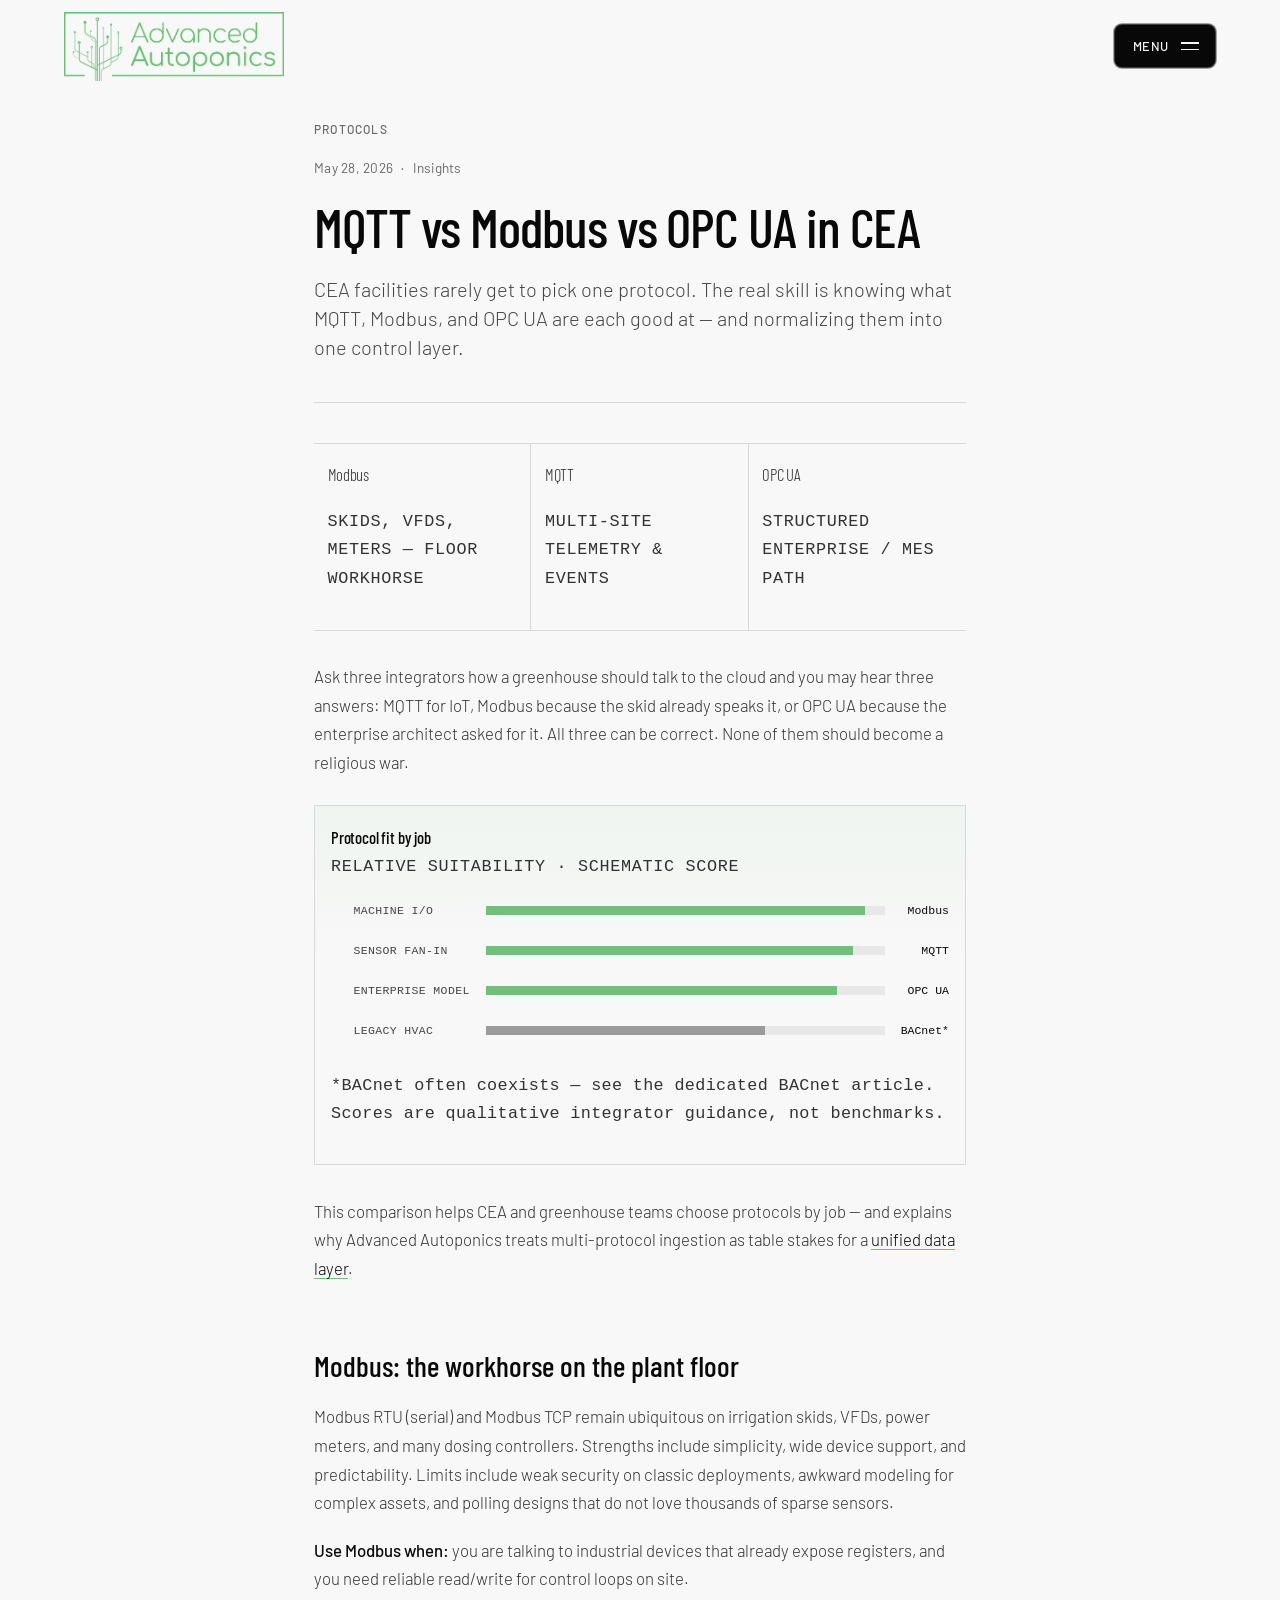
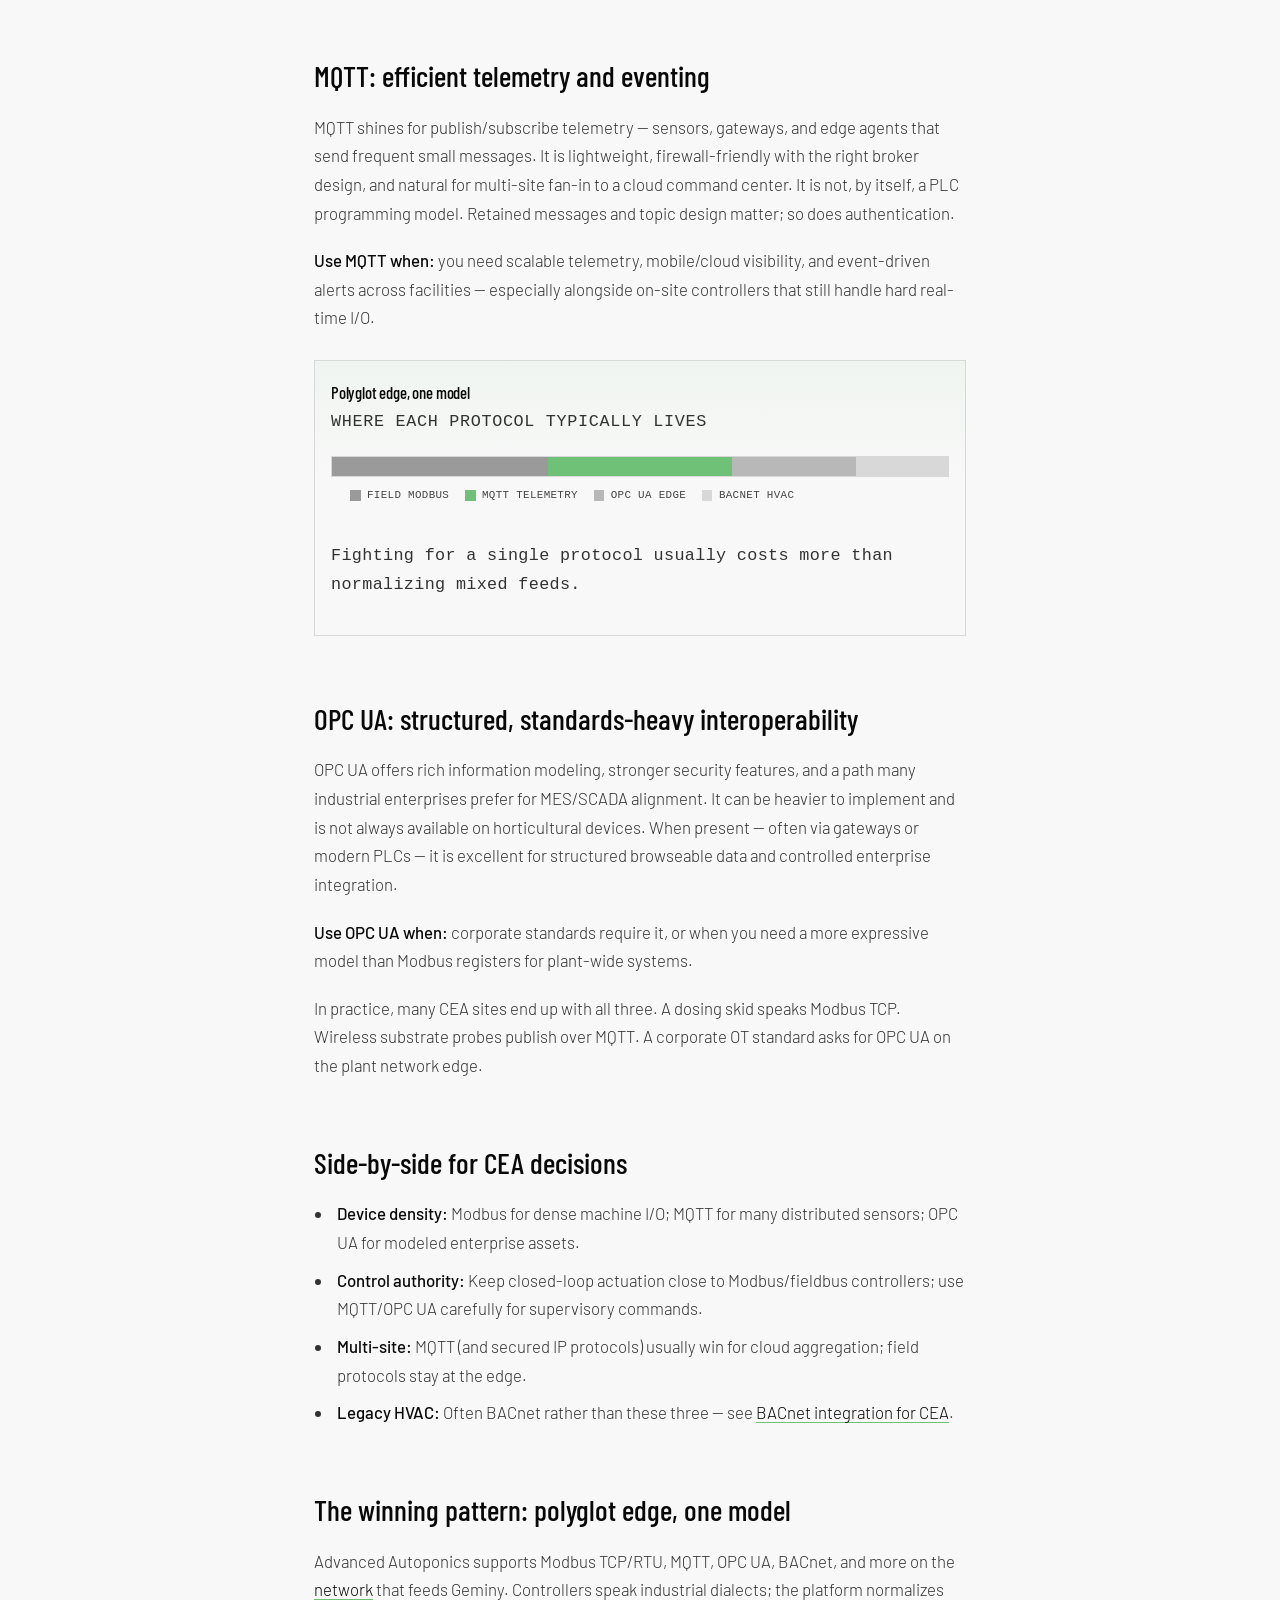
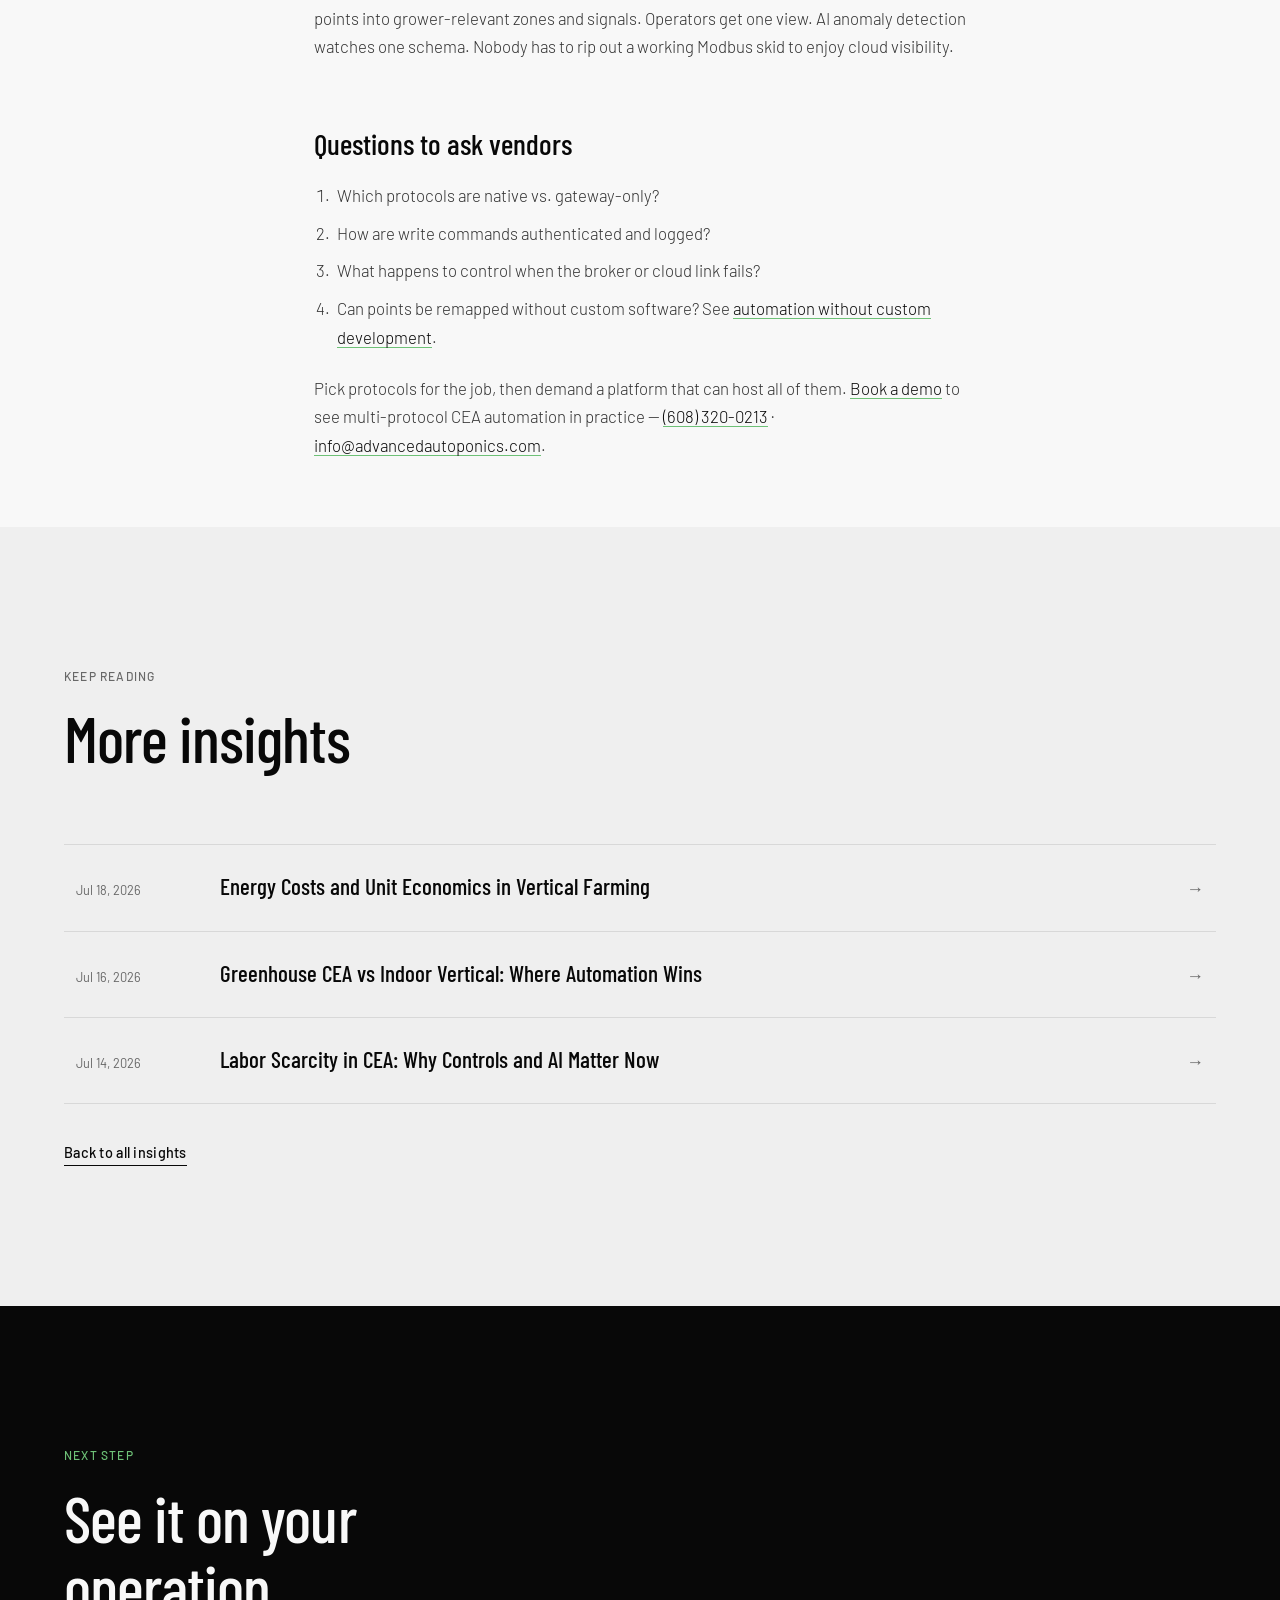
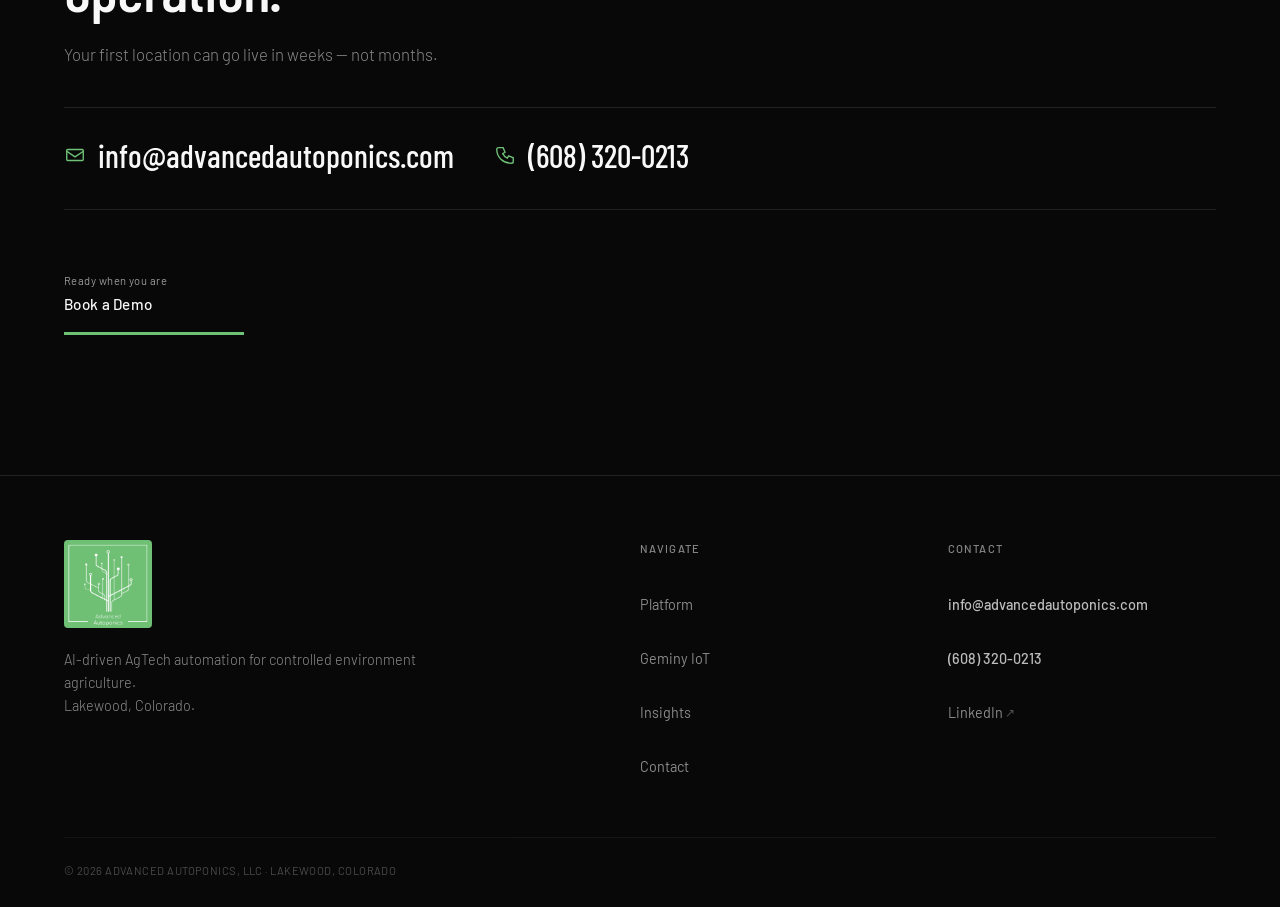
<file: articles/mqtt-vs-modbus-vs-opc-ua-in-cea/index.html>
<!DOCTYPE html>
<html lang="en">
<head>
  <meta charset="UTF-8" />
  <meta name="viewport" content="width=device-width, initial-scale=1.0, viewport-fit=cover" />
  <title>MQTT vs Modbus vs OPC UA in CEA | Advanced Autoponics</title>
  <meta name="description" content="Compare MQTT, Modbus, and OPC UA for controlled environment agriculture — when to use each protocol and how a unified CEA platform speaks all three." />
  <meta name="robots" content="index, follow" />
  <meta name="theme-color" content="#080808" />
  <link rel="canonical" href="https://www.advancedautoponics.com/articles/mqtt-vs-modbus-vs-opc-ua-in-cea/" />
  <meta property="og:type" content="article" />
  <meta property="og:site_name" content="Advanced Autoponics" />
  <meta property="og:title" content="MQTT vs Modbus vs OPC UA in CEA" />
  <meta property="og:description" content="Compare MQTT, Modbus, and OPC UA for controlled environment agriculture — when to use each protocol and how a unified CEA platform speaks all three." />
  <meta property="og:url" content="https://www.advancedautoponics.com/articles/mqtt-vs-modbus-vs-opc-ua-in-cea/" />
  <meta property="og:image" content="https://www.advancedautoponics.com/assets/og-image.png" />
  <meta property="og:locale" content="en_US" />
  <meta name="twitter:card" content="summary_large_image" />
  <meta name="twitter:title" content="MQTT vs Modbus vs OPC UA in CEA" />
  <meta name="twitter:description" content="Compare MQTT, Modbus, and OPC UA for controlled environment agriculture — when to use each protocol and how a unified CEA platform speaks all three." />
  <meta name="twitter:image" content="https://www.advancedautoponics.com/assets/og-image.png" />
  <meta property="article:published_time" content="2026-05-28" />
  <link rel="preconnect" href="https://fonts.googleapis.com" />
  <link rel="preconnect" href="https://fonts.gstatic.com" crossorigin />
  <link href="https://fonts.googleapis.com/css2?family=Barlow+Condensed:wght@400;500;600&family=Barlow:ital,wght@0,300;0,400;0,500;0,600;1,400&display=swap" rel="stylesheet" />
  <link rel="stylesheet" href="/css/style.css" />
  <link rel="icon" href="/assets/favicon.png" type="image/png" />
  <link rel="apple-touch-icon" href="/assets/aa-logo-stacked.png" />
  <script type="application/ld+json">
{
  "@context": "https://schema.org",
  "@type": "Article",
  "headline": "MQTT vs Modbus vs OPC UA in CEA",
  "description": "Compare MQTT, Modbus, and OPC UA for controlled environment agriculture \u2014 when to use each protocol and how a unified CEA platform speaks all three.",
  "datePublished": "2026-05-28",
  "dateModified": "2026-07-18",
  "author": {
    "@type": "Organization",
    "name": "Advanced Autoponics",
    "url": "https://www.advancedautoponics.com/"
  },
  "publisher": {
    "@type": "Organization",
    "name": "Advanced Autoponics",
    "logo": {
      "@type": "ImageObject",
      "url": "https://www.advancedautoponics.com/assets/aa-logo-stacked.png"
    }
  },
  "mainEntityOfPage": "https://www.advancedautoponics.com/articles/mqtt-vs-modbus-vs-opc-ua-in-cea/",
  "image": "https://www.advancedautoponics.com/assets/og-image.png"
}
  </script>
</head>
<body class="article-page">

  <a class="skip-link" href="#main-content">Skip to main content</a>

  <header class="site-header" id="top">
    <a class="brand" href="/" aria-label="Advanced Autoponics home">
      <img class="brand-logo" src="/assets/aa-logo-horizontal.png" alt="Advanced Autoponics logo" width="220" height="69" fetchpriority="high" decoding="async" />
    </a>
    <button class="menu-toggle" id="menuBtn" type="button" aria-label="Open menu" aria-expanded="false" aria-controls="siteNav">
      <span class="menu-toggle-label">Menu</span>
      <span class="menu-toggle-icon" aria-hidden="true"><span></span><span></span></span>
    </button>
  </header>

  <nav class="site-nav" id="siteNav" aria-label="Primary">
    <div class="site-nav-inner">
      <div class="site-nav-links">
        <p class="nav-section-label">Navigate</p>

        <a href="/#connectivity" data-nav><svg class="icon icon--nav" aria-hidden="true"><use href="#icon-globe"/></svg>Network</a>
        <a href="/#platform" data-nav><svg class="icon icon--nav" aria-hidden="true"><use href="#icon-layers"/></svg>Platform</a>
        <a href="/#geminy" data-nav><svg class="icon icon--nav" aria-hidden="true"><use href="#icon-grid"/></svg>Geminy IoT</a>
        <a href="/#problem" data-nav><svg class="icon icon--nav" aria-hidden="true"><use href="#icon-alert"/></svg>Why Us</a>
        <a href="/#solution" data-nav><svg class="icon icon--nav" aria-hidden="true"><use href="#icon-connect"/></svg>Solution</a>
        <a href="/#delivery" data-nav><svg class="icon icon--nav" aria-hidden="true"><use href="#icon-stack"/></svg>Deliver</a>
        <a href="/#insights" data-nav><svg class="icon icon--nav" aria-hidden="true"><use href="#icon-forecast"/></svg>Insights</a>
        <a href="/#contact" data-nav><svg class="icon icon--nav" aria-hidden="true"><use href="#icon-mail"/></svg>Contact</a>

      </div>
      <div class="site-nav-aside">
        <p class="nav-section-label">Get in touch</p>
        <a href="mailto:info@advancedautoponics.com"><svg class="icon icon--nav-sm" aria-hidden="true"><use href="#icon-mail"/></svg>info@advancedautoponics.com</a>
        <a href="tel:+16083200213"><svg class="icon icon--nav-sm" aria-hidden="true"><use href="#icon-phone"/></svg>(608) 320-0213</a>
        <a class="nav-cta" href="/#contact">Book a Demo</a>
      </div>
    </div>
  </nav>
  <div class="nav-backdrop" id="navBackdrop" hidden></div>

  <main id="main-content">
    <article class="article" aria-labelledby="article-title">
      <header class="article-hero">
        <p class="eyebrow reveal">Protocols</p>
        <p class="article-meta reveal">
          <time datetime="2026-05-28">May 28, 2026</time>
          <span aria-hidden="true">·</span>
          <span>Insights</span>
        </p>
        <h1 id="article-title" class="article-title reveal">MQTT vs Modbus vs OPC UA in CEA</h1>
        <p class="article-lede reveal">CEA facilities rarely get to pick one protocol. The real skill is knowing what MQTT, Modbus, and OPC UA are each good at — and normalizing them into one control layer.</p>
      </header>

      <div class="article-body reveal">
<div class="article-stats" role="group" aria-label="Key figures">
  <div class="article-stats__item"><p class="article-stats__value">Modbus</p><p class="article-stats__label">Skids, VFDs, meters — floor workhorse</p></div>
  <div class="article-stats__item"><p class="article-stats__value">MQTT</p><p class="article-stats__label">Multi-site telemetry &amp; events</p></div>
  <div class="article-stats__item"><p class="article-stats__value">OPC UA</p><p class="article-stats__label">Structured enterprise / MES path</p></div>
</div>

<p>Ask three integrators how a greenhouse should talk to the cloud and you may hear three answers: MQTT for IoT, Modbus because the skid already speaks it, or OPC UA because the enterprise architect asked for it. All three can be correct. None of them should become a religious war.</p>

<figure class="article-chart" aria-labelledby="chart-proto-fit-title">
  <figcaption class="article-chart__title" id="chart-proto-fit-title">Protocol fit by job</figcaption>
  <p class="article-chart__subtitle">Relative suitability · schematic score</p>
  <ul class="article-chart__bars">
    <li class="article-chart__bar-row"><span class="article-chart__bar-label">Machine I/O</span><span class="article-chart__bar-track"><span class="article-chart__bar-fill" style="--bar:95%"></span></span><span class="article-chart__bar-value">Modbus</span></li>
    <li class="article-chart__bar-row"><span class="article-chart__bar-label">Sensor fan-in</span><span class="article-chart__bar-track"><span class="article-chart__bar-fill" style="--bar:92%"></span></span><span class="article-chart__bar-value">MQTT</span></li>
    <li class="article-chart__bar-row"><span class="article-chart__bar-label">Enterprise model</span><span class="article-chart__bar-track"><span class="article-chart__bar-fill" style="--bar:88%"></span></span><span class="article-chart__bar-value">OPC UA</span></li>
    <li class="article-chart__bar-row"><span class="article-chart__bar-label">Legacy HVAC</span><span class="article-chart__bar-track"><span class="article-chart__bar-fill article-chart__bar-fill--muted" style="--bar:70%"></span></span><span class="article-chart__bar-value">BACnet*</span></li>
  </ul>
  <p class="article-chart__footnote">*BACnet often coexists — see the dedicated BACnet article. Scores are qualitative integrator guidance, not benchmarks.</p>
</figure>

<p>This comparison helps CEA and greenhouse teams choose protocols by job — and explains why Advanced Autoponics treats multi-protocol ingestion as table stakes for a <a href="/articles/unified-data-layer-for-greenhouses/">unified data layer</a>.</p>

<h2>Modbus: the workhorse on the plant floor</h2>
<p>Modbus RTU (serial) and Modbus TCP remain ubiquitous on irrigation skids, VFDs, power meters, and many dosing controllers. Strengths include simplicity, wide device support, and predictability. Limits include weak security on classic deployments, awkward modeling for complex assets, and polling designs that do not love thousands of sparse sensors.</p>
<p><strong>Use Modbus when:</strong> you are talking to industrial devices that already expose registers, and you need reliable read/write for control loops on site.</p>

<h2>MQTT: efficient telemetry and eventing</h2>
<p>MQTT shines for publish/subscribe telemetry — sensors, gateways, and edge agents that send frequent small messages. It is lightweight, firewall-friendly with the right broker design, and natural for multi-site fan-in to a cloud command center. It is not, by itself, a PLC programming model. Retained messages and topic design matter; so does authentication.</p>
<p><strong>Use MQTT when:</strong> you need scalable telemetry, mobile/cloud visibility, and event-driven alerts across facilities — especially alongside on-site controllers that still handle hard real-time I/O.</p>

<figure class="article-chart" aria-labelledby="chart-proto-stack-title">
  <figcaption class="article-chart__title" id="chart-proto-stack-title">Polyglot edge, one model</figcaption>
  <p class="article-chart__subtitle">Where each protocol typically lives</p>
  <div class="article-chart__stack">
    <div class="article-chart__stack-bar" role="img" aria-label="Stacked architecture layers for protocols">
      <span class="article-chart__stack-seg" style="--w:35%; --seg:#9a9a9a"></span>
      <span class="article-chart__stack-seg" style="--w:30%; --seg:var(--accent)"></span>
      <span class="article-chart__stack-seg" style="--w:20%; --seg:#b8b8b8"></span>
      <span class="article-chart__stack-seg" style="--w:15%; --seg:#d8d8d8"></span>
    </div>
    <ul class="article-chart__legend">
      <li><span class="article-chart__swatch" style="--swatch:#9a9a9a"></span>Field Modbus</li>
      <li><span class="article-chart__swatch" style="--swatch:var(--accent)"></span>MQTT telemetry</li>
      <li><span class="article-chart__swatch" style="--swatch:#b8b8b8"></span>OPC UA edge</li>
      <li><span class="article-chart__swatch" style="--swatch:#d8d8d8"></span>BACnet HVAC</li>
    </ul>
  </div>
  <p class="article-chart__footnote">Fighting for a single protocol usually costs more than normalizing mixed feeds.</p>
</figure>

<h2>OPC UA: structured, standards-heavy interoperability</h2>
<p>OPC UA offers rich information modeling, stronger security features, and a path many industrial enterprises prefer for MES/SCADA alignment. It can be heavier to implement and is not always available on horticultural devices. When present — often via gateways or modern PLCs — it is excellent for structured browseable data and controlled enterprise integration.</p>
<p><strong>Use OPC UA when:</strong> corporate standards require it, or when you need a more expressive model than Modbus registers for plant-wide systems.</p>
<p>In practice, many CEA sites end up with all three. A dosing skid speaks Modbus TCP. Wireless substrate probes publish over MQTT. A corporate OT standard asks for OPC UA on the plant network edge.</p>

<h2>Side-by-side for CEA decisions</h2>
<ul>
  <li><strong>Device density:</strong> Modbus for dense machine I/O; MQTT for many distributed sensors; OPC UA for modeled enterprise assets.</li>
  <li><strong>Control authority:</strong> Keep closed-loop actuation close to Modbus/fieldbus controllers; use MQTT/OPC UA carefully for supervisory commands.</li>
  <li><strong>Multi-site:</strong> MQTT (and secured IP protocols) usually win for cloud aggregation; field protocols stay at the edge.</li>
  <li><strong>Legacy HVAC:</strong> Often BACnet rather than these three — see <a href="/articles/bacnet-integration-for-cea/">BACnet integration for CEA</a>.</li>
</ul>

<h2>The winning pattern: polyglot edge, one model</h2>
<p>Advanced Autoponics supports Modbus TCP/RTU, MQTT, OPC UA, BACnet, and more on the <a href="/#connectivity">network</a> that feeds Geminy. Controllers speak industrial dialects; the platform normalizes points into grower-relevant zones and signals. Operators get one view. AI anomaly detection watches one schema. Nobody has to rip out a working Modbus skid to enjoy cloud visibility.</p>

<h2>Questions to ask vendors</h2>
<ol>
  <li>Which protocols are native vs. gateway-only?</li>
  <li>How are write commands authenticated and logged?</li>
  <li>What happens to control when the broker or cloud link fails?</li>
  <li>Can points be remapped without custom software? See <a href="/articles/full-automation-without-custom-development/">automation without custom development</a>.</li>
</ol>

<p>Pick protocols for the job, then demand a platform that can host all of them. <a href="/#contact">Book a demo</a> to see multi-protocol CEA automation in practice — <a href="tel:+16083200213">(608) 320-0213</a> · <a href="mailto:info@advancedautoponics.com">info@advancedautoponics.com</a>.</p>

      </div>
    </article>

    <section class="section section--muted article-related" aria-labelledby="related-title">
      <div class="section-head reveal">
        <p class="eyebrow">Keep reading</p>
        <h2 class="section-title" id="related-title">More insights</h2>
      </div>
      <div class="news-list">
        <a class="news-item reveal" href="/articles/vertical-farming-energy-unit-economics/"><time datetime="2026-07-18">Jul 18, 2026</time><span class="news-title">Energy Costs and Unit Economics in Vertical Farming</span><span class="news-arrow" aria-hidden="true">→</span></a>
        <a class="news-item reveal" href="/articles/greenhouse-vs-vertical-farming-automation/"><time datetime="2026-07-16">Jul 16, 2026</time><span class="news-title">Greenhouse CEA vs Indoor Vertical: Where Automation Wins</span><span class="news-arrow" aria-hidden="true">→</span></a>
        <a class="news-item reveal" href="/articles/cea-labor-shortage-controls-ai/"><time datetime="2026-07-14">Jul 14, 2026</time><span class="news-title">Labor Scarcity in CEA: Why Controls and AI Matter Now</span><span class="news-arrow" aria-hidden="true">→</span></a>
      </div>
      <p class="article-back reveal"><a class="text-link" href="/#insights">Back to all insights</a></p>
    </section>

    <section class="contact" id="contact" aria-labelledby="contact-title">
      <p class="eyebrow reveal">Next step</p>
      <h2 class="contact-title reveal" id="contact-title">See it on your operation.</h2>
      <p class="contact-sub reveal">Your first location can go live in weeks — not months.</p>
      <div class="contact-actions reveal">
        <a href="mailto:info@advancedautoponics.com" class="contact-link"><svg class="icon icon--contact" aria-hidden="true"><use href="#icon-mail"/></svg>info@advancedautoponics.com</a>
        <a href="tel:+16083200213" class="contact-link"><svg class="icon icon--contact" aria-hidden="true"><use href="#icon-phone"/></svg>(608) 320-0213</a>
      </div>
      <a href="mailto:info@advancedautoponics.com" class="btn btn-accent reveal" data-magnetic>
        <span class="btn-kicker">Ready when you are</span>
        <span class="btn-label">Book a Demo</span>
      </a>
    </section>
  </main>

  <footer class="site-footer" role="contentinfo">
    <div class="footer-grid">
      <div class="footer-brand">
        <img class="footer-logo" src="/assets/aa-logo-stacked.png" alt="Advanced Autoponics logo" width="96" height="96" loading="lazy" decoding="async" />
        <p>AI-driven AgTech automation for controlled environment agriculture.<br />Lakewood, Colorado.</p>
      </div>
      <nav class="footer-col" aria-label="Footer">
        <p class="footer-label">Navigate</p>
        <a href="/#platform">Platform</a>
        <a href="/#geminy">Geminy IoT</a>
        <a href="/#insights">Insights</a>
        <a href="/#contact">Contact</a>
      </nav>
      <div class="footer-col">
        <p class="footer-label">Contact</p>
        <a href="mailto:info@advancedautoponics.com">info@advancedautoponics.com</a>
        <a href="tel:+16083200213">(608) 320-0213</a>
        <a href="https://www.linkedin.com/company/advanced-autoponics-llc" target="_blank" rel="noopener noreferrer">LinkedIn<span class="external-indicator" aria-hidden="true">↗</span></a>
      </div>
    </div>
    <p class="footer-copy">© 2026 Advanced Autoponics, LLC · Lakewood, Colorado</p>
  </footer>


  <svg xmlns="http://www.w3.org/2000/svg" class="icon-sprite" aria-hidden="true">
    <defs>
      <symbol id="icon-layers" viewBox="0 0 24 24"><path d="M12 3L3 8l9 5 9-5-9-5z"/><path d="M3 13l9 5 9-5"/><path d="M3 18l9 5 9-5"/></symbol>
      <symbol id="icon-pulse" viewBox="0 0 24 24"><path d="M2 12h4l2-6 4 12 3-8h7"/><circle cx="20" cy="8" r="2"/></symbol>
      <symbol id="icon-forecast" viewBox="0 0 24 24"><path d="M3 17l6-6 4 4 8-10"/><path d="M17 5h4v4"/></symbol>
      <symbol id="icon-mail" viewBox="0 0 24 24"><rect x="3" y="6" width="18" height="12" rx="1"/><path d="M3 8l9 6 9-6"/></symbol>
      <symbol id="icon-phone" viewBox="0 0 24 24"><path d="M6 4h4l2 5-2.5 1.5a11 11 0 005 5L16 13l5 2v4a2 2 0 01-2 2C9.8 21 3 14.2 3 6a2 2 0 012-2z"/></symbol>
      <symbol id="icon-globe" viewBox="0 0 24 24"><circle cx="12" cy="12" r="9"/><path d="M3 12h18"/><path d="M12 3a14 14 0 010 18"/><path d="M12 3a14 14 0 000 18"/></symbol>
      <symbol id="icon-grid" viewBox="0 0 24 24"><rect x="3" y="3" width="7" height="7"/><rect x="14" y="3" width="7" height="7"/><rect x="3" y="14" width="7" height="7"/><rect x="14" y="14" width="7" height="7"/></symbol>
      <symbol id="icon-alert" viewBox="0 0 24 24"><path d="M12 4L3 20h18L12 4z"/><path d="M12 10v4"/><circle cx="12" cy="17" r="0.5" fill="currentColor" stroke="none"/></symbol>
      <symbol id="icon-connect" viewBox="0 0 24 24"><circle cx="6" cy="6" r="2.5"/><circle cx="18" cy="6" r="2.5"/><circle cx="6" cy="18" r="2.5"/><circle cx="18" cy="18" r="2.5"/><path d="M8.5 6h7M6 8.5v7M18 8.5v7M8.5 18h7"/></symbol>
      <symbol id="icon-stack" viewBox="0 0 24 24"><rect x="4" y="4" width="16" height="4"/><rect x="4" y="10" width="16" height="4"/><rect x="4" y="16" width="16" height="4"/></symbol>
    </defs>
  </svg>

  <script src="/js/main.js"></script>
  <script src="/assets/analytics.js" defer></script>
</body>
</html>
</file>
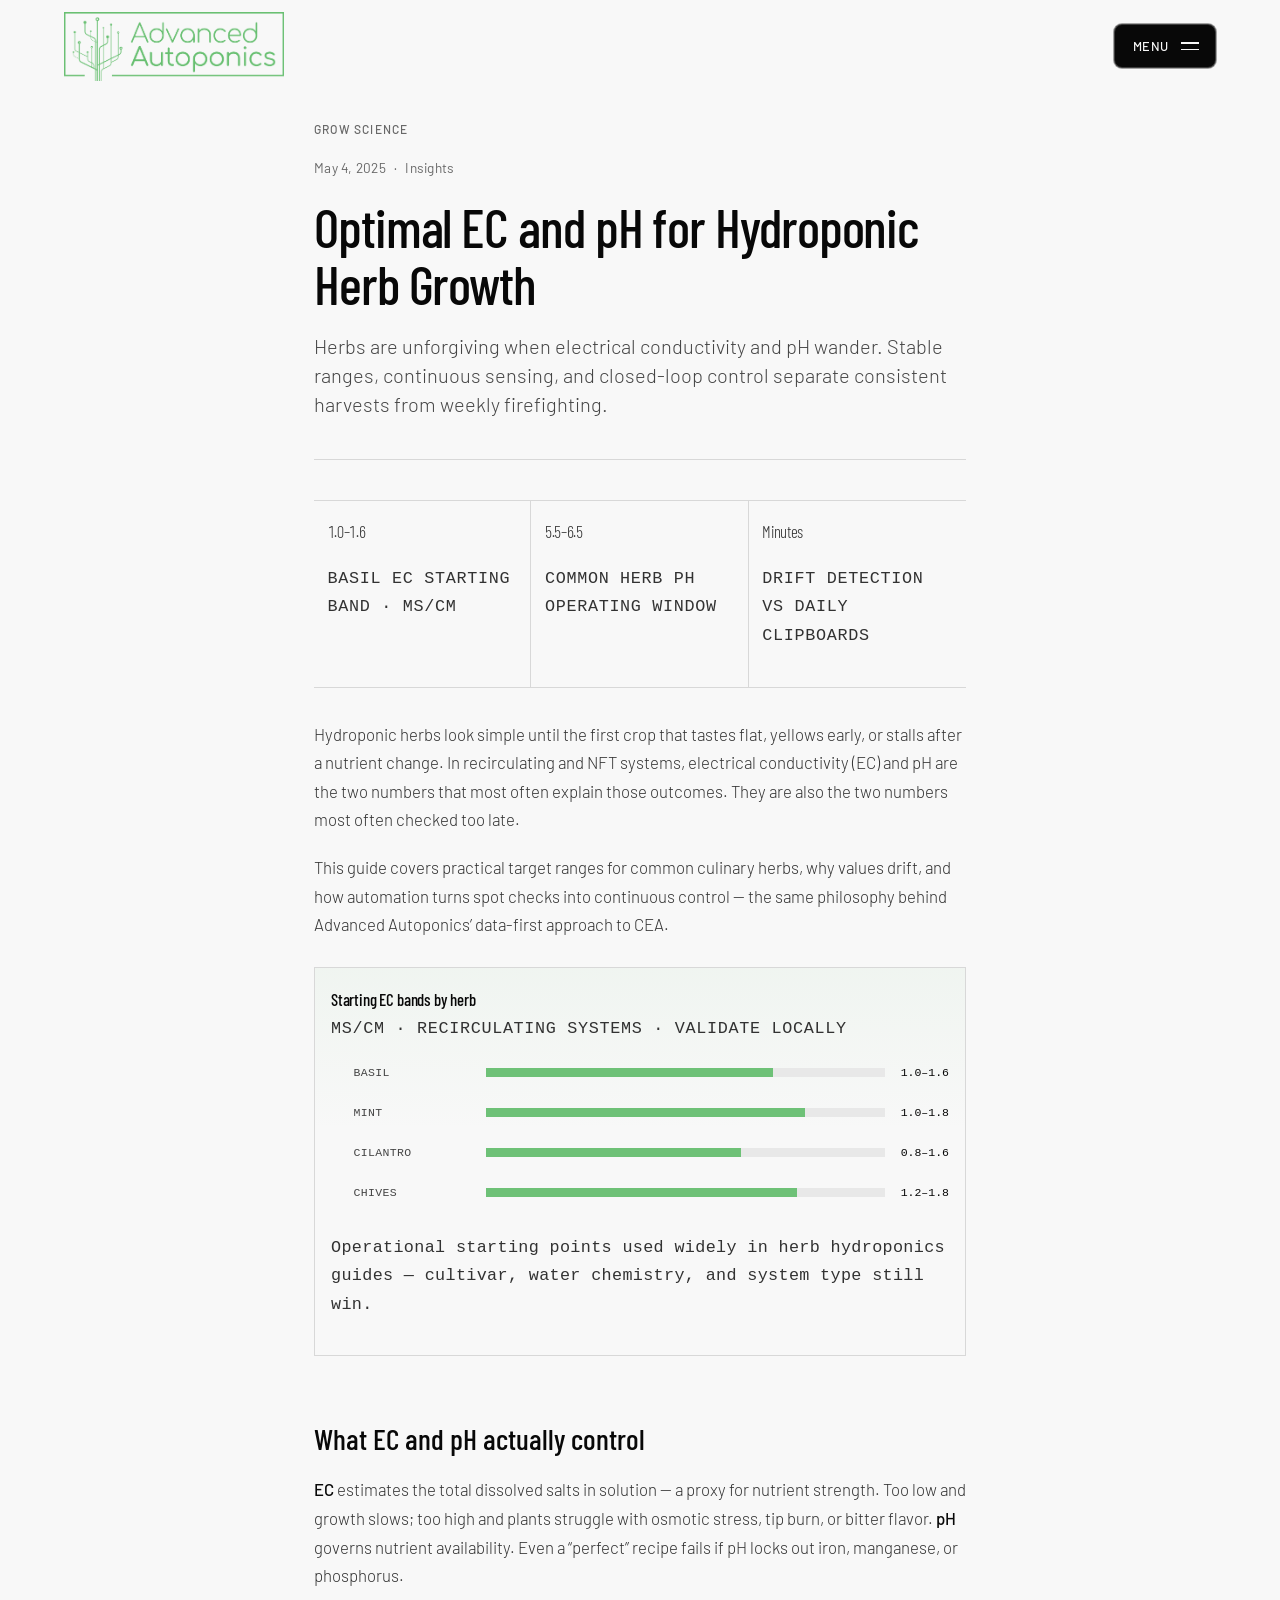
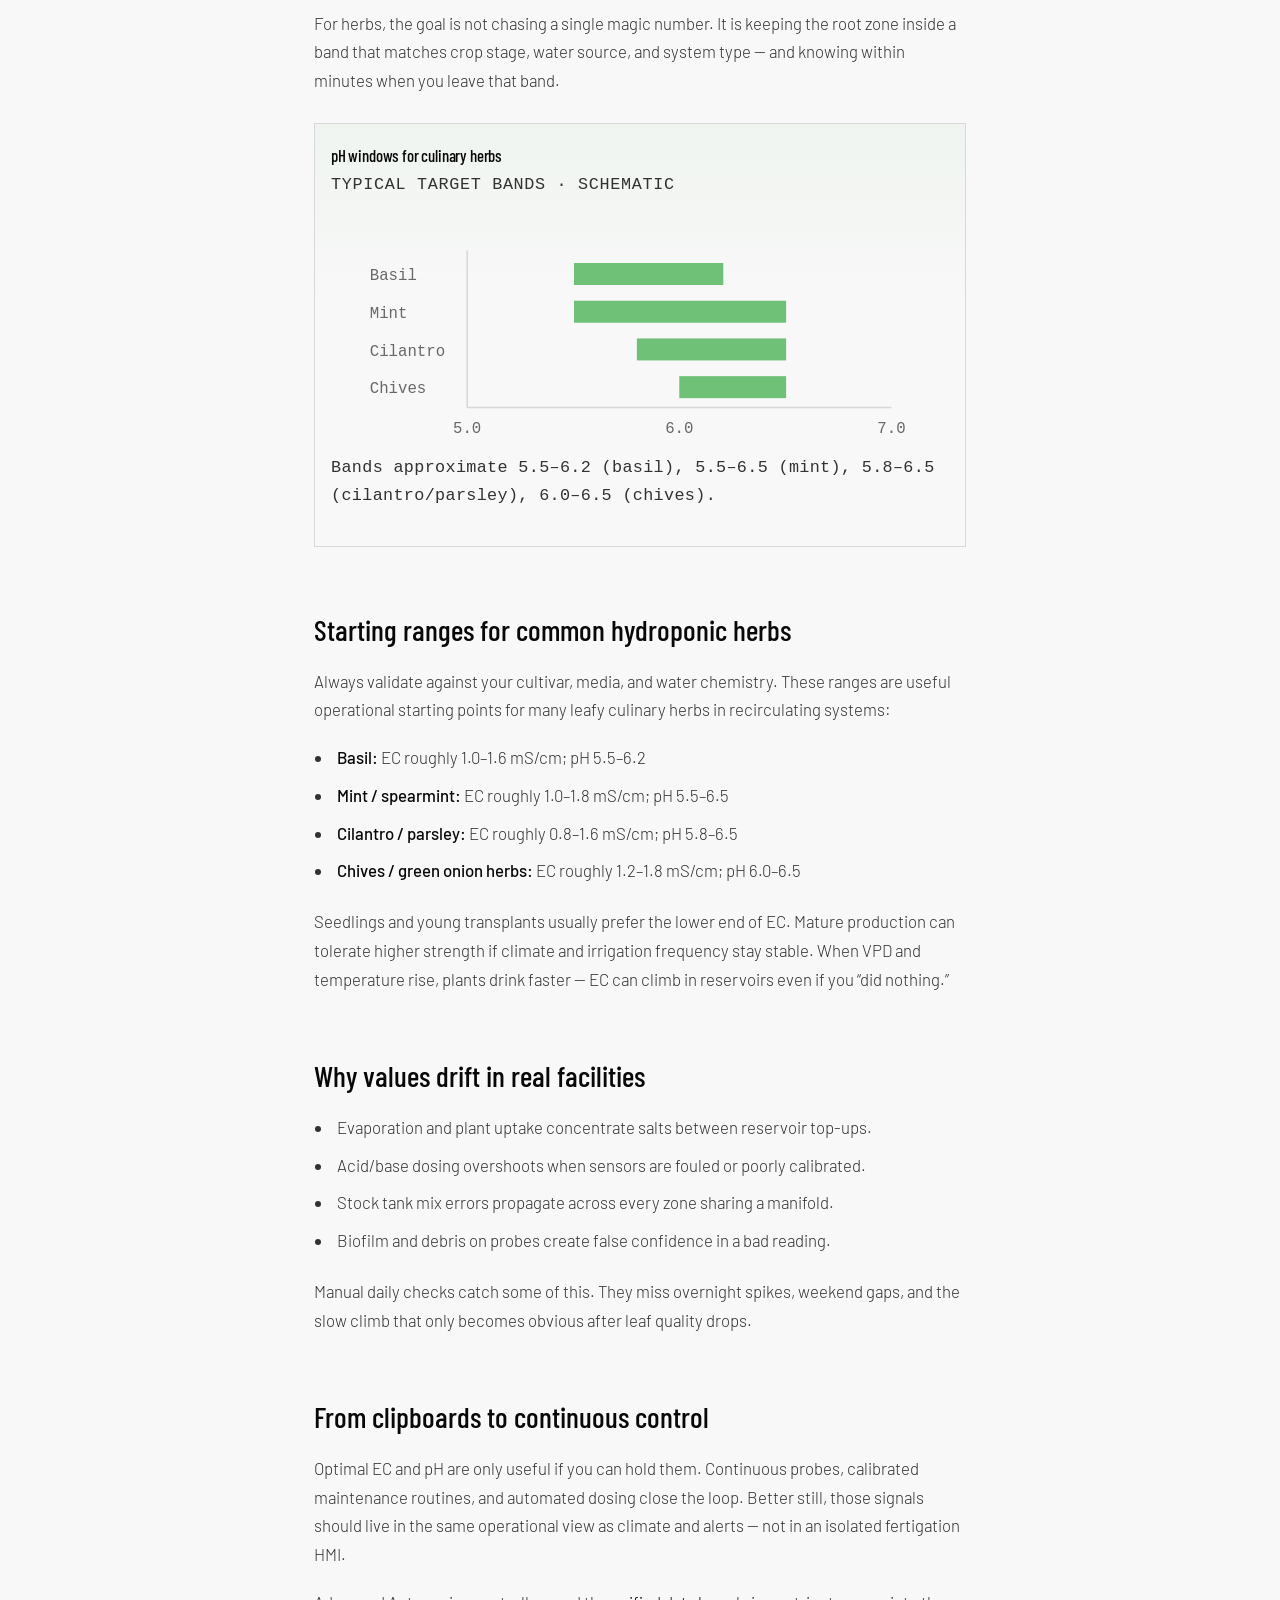
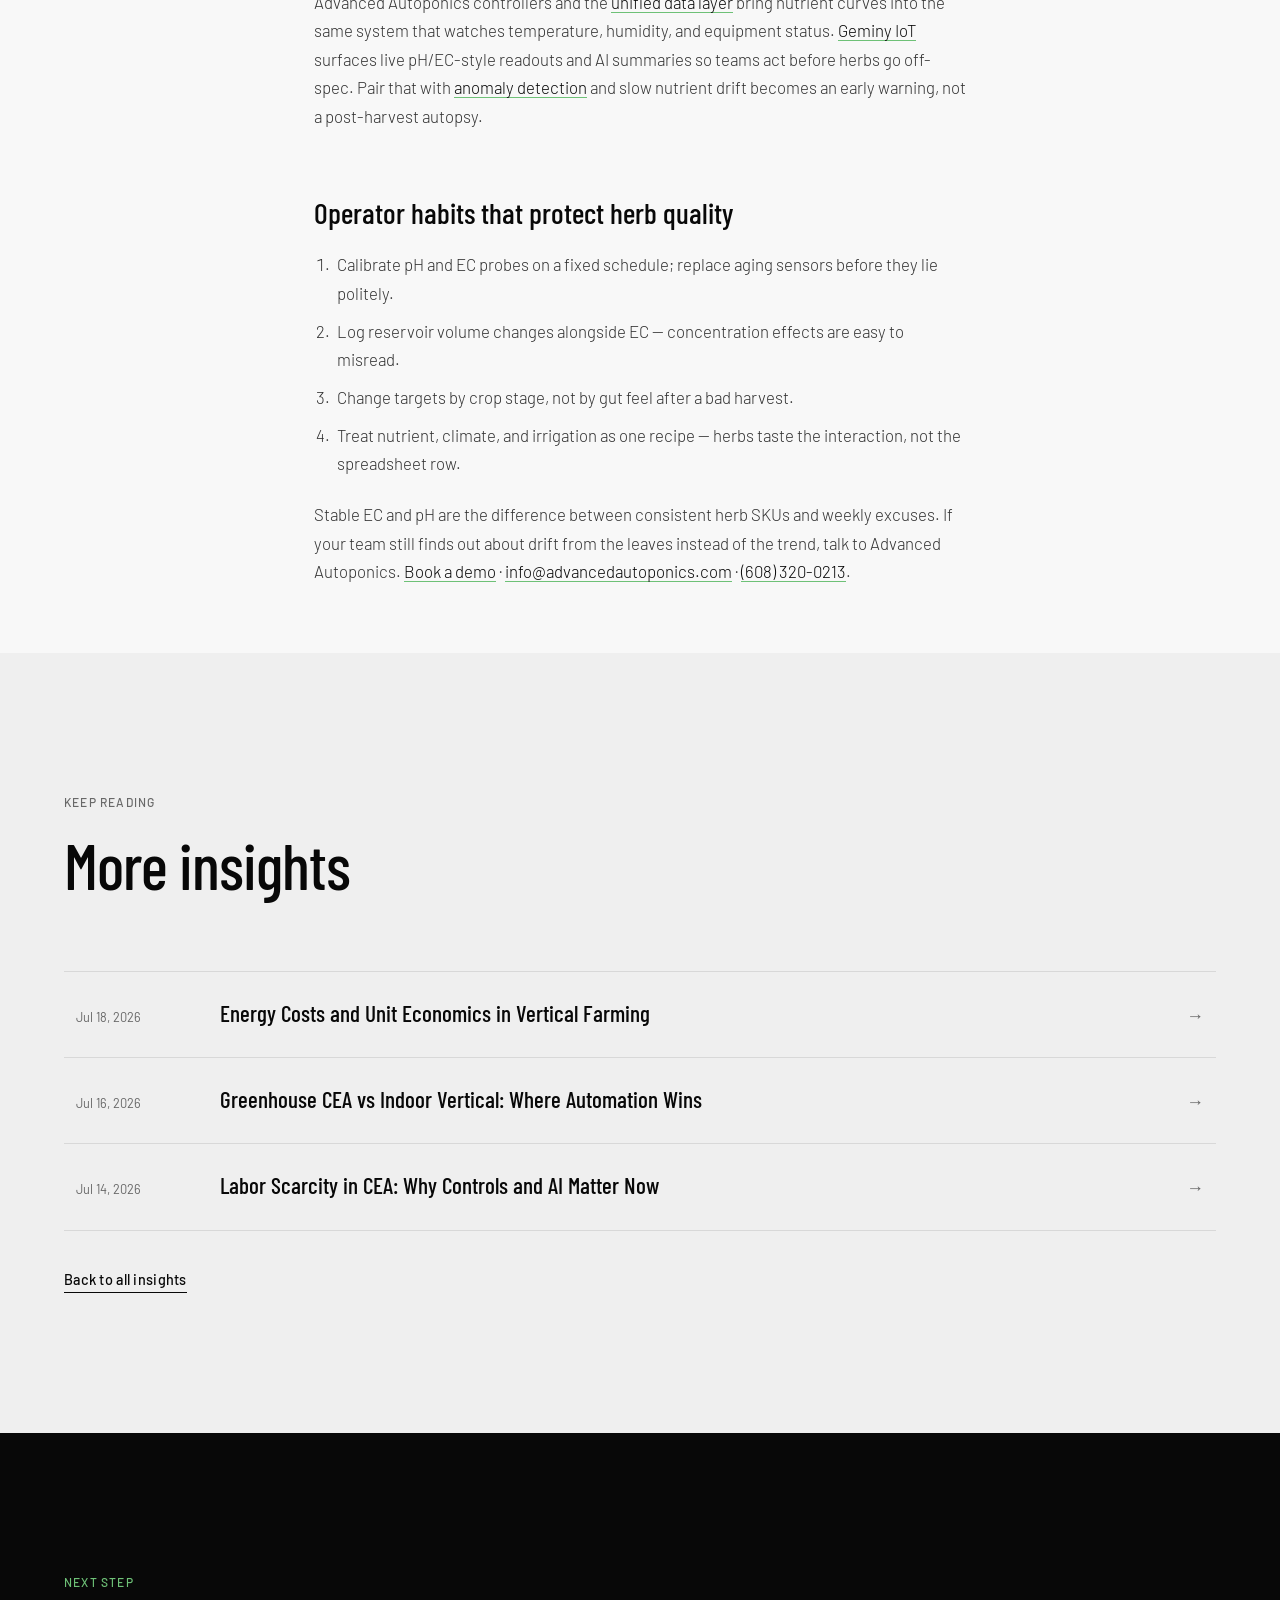
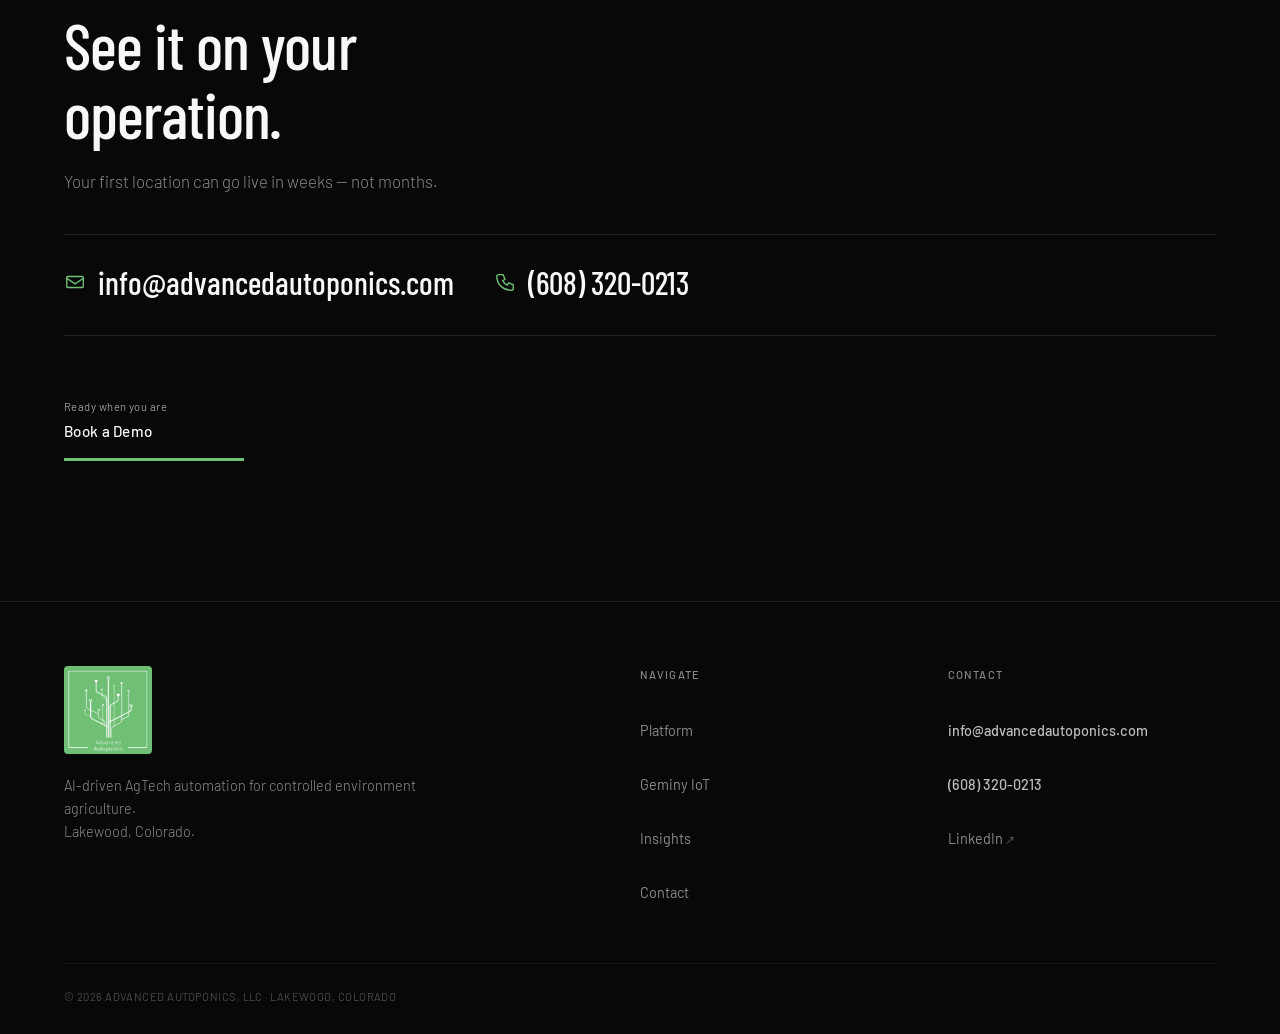
<file: articles/optimal-ec-and-ph-for-hydroponic-herbs/index.html>
<!DOCTYPE html>
<html lang="en">
<head>
  <meta charset="UTF-8" />
  <meta name="viewport" content="width=device-width, initial-scale=1.0, viewport-fit=cover" />
  <title>Optimal EC and pH for Hydroponic Herb Growth | Advanced Autoponics</title>
  <meta name="description" content="Practical EC and pH targets for hydroponic herbs, why drift happens, and how continuous monitoring plus automation keeps basil, mint, and leafy herbs on spec." />
  <meta name="robots" content="index, follow" />
  <meta name="theme-color" content="#080808" />
  <link rel="canonical" href="https://www.advancedautoponics.com/articles/optimal-ec-and-ph-for-hydroponic-herbs/" />
  <meta property="og:type" content="article" />
  <meta property="og:site_name" content="Advanced Autoponics" />
  <meta property="og:title" content="Optimal EC and pH for Hydroponic Herb Growth" />
  <meta property="og:description" content="Practical EC and pH targets for hydroponic herbs, why drift happens, and how continuous monitoring plus automation keeps basil, mint, and leafy herbs on spec." />
  <meta property="og:url" content="https://www.advancedautoponics.com/articles/optimal-ec-and-ph-for-hydroponic-herbs/" />
  <meta property="og:image" content="https://www.advancedautoponics.com/assets/og-image.png" />
  <meta property="og:locale" content="en_US" />
  <meta name="twitter:card" content="summary_large_image" />
  <meta name="twitter:title" content="Optimal EC and pH for Hydroponic Herb Growth" />
  <meta name="twitter:description" content="Practical EC and pH targets for hydroponic herbs, why drift happens, and how continuous monitoring plus automation keeps basil, mint, and leafy herbs on spec." />
  <meta name="twitter:image" content="https://www.advancedautoponics.com/assets/og-image.png" />
  <meta property="article:published_time" content="2025-05-04" />
  <link rel="preconnect" href="https://fonts.googleapis.com" />
  <link rel="preconnect" href="https://fonts.gstatic.com" crossorigin />
  <link href="https://fonts.googleapis.com/css2?family=Barlow+Condensed:wght@400;500;600&family=Barlow:ital,wght@0,300;0,400;0,500;0,600;1,400&display=swap" rel="stylesheet" />
  <link rel="stylesheet" href="/css/style.css" />
  <link rel="icon" href="/assets/favicon.png" type="image/png" />
  <link rel="apple-touch-icon" href="/assets/aa-logo-stacked.png" />
  <script type="application/ld+json">
{
  "@context": "https://schema.org",
  "@type": "Article",
  "headline": "Optimal EC and pH for Hydroponic Herb Growth",
  "description": "Practical EC and pH targets for hydroponic herbs, why drift happens, and how continuous monitoring plus automation keeps basil, mint, and leafy herbs on spec.",
  "datePublished": "2025-05-04",
  "dateModified": "2026-07-18",
  "author": {
    "@type": "Organization",
    "name": "Advanced Autoponics",
    "url": "https://www.advancedautoponics.com/"
  },
  "publisher": {
    "@type": "Organization",
    "name": "Advanced Autoponics",
    "logo": {
      "@type": "ImageObject",
      "url": "https://www.advancedautoponics.com/assets/aa-logo-stacked.png"
    }
  },
  "mainEntityOfPage": "https://www.advancedautoponics.com/articles/optimal-ec-and-ph-for-hydroponic-herbs/",
  "image": "https://www.advancedautoponics.com/assets/og-image.png"
}
  </script>
</head>
<body class="article-page">

  <a class="skip-link" href="#main-content">Skip to main content</a>

  <header class="site-header" id="top">
    <a class="brand" href="/" aria-label="Advanced Autoponics home">
      <img class="brand-logo" src="/assets/aa-logo-horizontal.png" alt="Advanced Autoponics logo" width="220" height="69" fetchpriority="high" decoding="async" />
    </a>
    <button class="menu-toggle" id="menuBtn" type="button" aria-label="Open menu" aria-expanded="false" aria-controls="siteNav">
      <span class="menu-toggle-label">Menu</span>
      <span class="menu-toggle-icon" aria-hidden="true"><span></span><span></span></span>
    </button>
  </header>

  <nav class="site-nav" id="siteNav" aria-label="Primary">
    <div class="site-nav-inner">
      <div class="site-nav-links">
        <p class="nav-section-label">Navigate</p>

        <a href="/#connectivity" data-nav><svg class="icon icon--nav" aria-hidden="true"><use href="#icon-globe"/></svg>Network</a>
        <a href="/#platform" data-nav><svg class="icon icon--nav" aria-hidden="true"><use href="#icon-layers"/></svg>Platform</a>
        <a href="/#geminy" data-nav><svg class="icon icon--nav" aria-hidden="true"><use href="#icon-grid"/></svg>Geminy IoT</a>
        <a href="/#problem" data-nav><svg class="icon icon--nav" aria-hidden="true"><use href="#icon-alert"/></svg>Why Us</a>
        <a href="/#solution" data-nav><svg class="icon icon--nav" aria-hidden="true"><use href="#icon-connect"/></svg>Solution</a>
        <a href="/#delivery" data-nav><svg class="icon icon--nav" aria-hidden="true"><use href="#icon-stack"/></svg>Deliver</a>
        <a href="/#insights" data-nav><svg class="icon icon--nav" aria-hidden="true"><use href="#icon-forecast"/></svg>Insights</a>
        <a href="/#contact" data-nav><svg class="icon icon--nav" aria-hidden="true"><use href="#icon-mail"/></svg>Contact</a>

      </div>
      <div class="site-nav-aside">
        <p class="nav-section-label">Get in touch</p>
        <a href="mailto:info@advancedautoponics.com"><svg class="icon icon--nav-sm" aria-hidden="true"><use href="#icon-mail"/></svg>info@advancedautoponics.com</a>
        <a href="tel:+16083200213"><svg class="icon icon--nav-sm" aria-hidden="true"><use href="#icon-phone"/></svg>(608) 320-0213</a>
        <a class="nav-cta" href="/#contact">Book a Demo</a>
      </div>
    </div>
  </nav>
  <div class="nav-backdrop" id="navBackdrop" hidden></div>

  <main id="main-content">
    <article class="article" aria-labelledby="article-title">
      <header class="article-hero">
        <p class="eyebrow reveal">Grow science</p>
        <p class="article-meta reveal">
          <time datetime="2025-05-04">May 4, 2025</time>
          <span aria-hidden="true">·</span>
          <span>Insights</span>
        </p>
        <h1 id="article-title" class="article-title reveal">Optimal EC and pH for Hydroponic Herb Growth</h1>
        <p class="article-lede reveal">Herbs are unforgiving when electrical conductivity and pH wander. Stable ranges, continuous sensing, and closed-loop control separate consistent harvests from weekly firefighting.</p>
      </header>

      <div class="article-body reveal">
<div class="article-stats" role="group" aria-label="Key figures">
  <div class="article-stats__item"><p class="article-stats__value">1.0–1.6</p><p class="article-stats__label">Basil EC starting band · mS/cm</p></div>
  <div class="article-stats__item"><p class="article-stats__value">5.5–6.5</p><p class="article-stats__label">Common herb pH operating window</p></div>
  <div class="article-stats__item"><p class="article-stats__value">Minutes</p><p class="article-stats__label">Drift detection vs daily clipboards</p></div>
</div>

<p>Hydroponic herbs look simple until the first crop that tastes flat, yellows early, or stalls after a nutrient change. In recirculating and NFT systems, electrical conductivity (EC) and pH are the two numbers that most often explain those outcomes. They are also the two numbers most often checked too late.</p>

<p>This guide covers practical target ranges for common culinary herbs, why values drift, and how automation turns spot checks into continuous control — the same philosophy behind Advanced Autoponics’ data-first approach to CEA.</p>

<figure class="article-chart" aria-labelledby="chart-herb-ec-title">
  <figcaption class="article-chart__title" id="chart-herb-ec-title">Starting EC bands by herb</figcaption>
  <p class="article-chart__subtitle">mS/cm · recirculating systems · validate locally</p>
  <ul class="article-chart__bars">
    <li class="article-chart__bar-row"><span class="article-chart__bar-label">Basil</span><span class="article-chart__bar-track"><span class="article-chart__bar-fill" style="--bar:72%"></span></span><span class="article-chart__bar-value">1.0–1.6</span></li>
    <li class="article-chart__bar-row"><span class="article-chart__bar-label">Mint</span><span class="article-chart__bar-track"><span class="article-chart__bar-fill" style="--bar:80%"></span></span><span class="article-chart__bar-value">1.0–1.8</span></li>
    <li class="article-chart__bar-row"><span class="article-chart__bar-label">Cilantro</span><span class="article-chart__bar-track"><span class="article-chart__bar-fill" style="--bar:64%"></span></span><span class="article-chart__bar-value">0.8–1.6</span></li>
    <li class="article-chart__bar-row"><span class="article-chart__bar-label">Chives</span><span class="article-chart__bar-track"><span class="article-chart__bar-fill" style="--bar:78%"></span></span><span class="article-chart__bar-value">1.2–1.8</span></li>
  </ul>
  <p class="article-chart__footnote">Operational starting points used widely in herb hydroponics guides — cultivar, water chemistry, and system type still win.</p>
</figure>

<h2>What EC and pH actually control</h2>
<p><strong>EC</strong> estimates the total dissolved salts in solution — a proxy for nutrient strength. Too low and growth slows; too high and plants struggle with osmotic stress, tip burn, or bitter flavor. <strong>pH</strong> governs nutrient availability. Even a “perfect” recipe fails if pH locks out iron, manganese, or phosphorus.</p>
<p>For herbs, the goal is not chasing a single magic number. It is keeping the root zone inside a band that matches crop stage, water source, and system type — and knowing within minutes when you leave that band.</p>

<figure class="article-chart" aria-labelledby="chart-herb-ph-title">
  <figcaption class="article-chart__title" id="chart-herb-ph-title">pH windows for culinary herbs</figcaption>
  <p class="article-chart__subtitle">Typical target bands · schematic</p>
  <svg class="article-chart__svg" viewBox="0 0 360 140" role="img" aria-label="Comparison bars showing pH ranges for basil mint cilantro and chives">
    <line class="chart-axis" x1="70" y1="20" x2="70" y2="120"/>
    <line class="chart-axis" x1="70" y1="120" x2="340" y2="120"/>
    <text x="70" y="136" text-anchor="middle">5.0</text>
    <text x="205" y="136" text-anchor="middle">6.0</text>
    <text x="340" y="136" text-anchor="middle">7.0</text>
    <rect class="chart-bar" x="138" y="28" width="95" height="14"/>
    <rect class="chart-bar" x="138" y="52" width="135" height="14"/>
    <rect class="chart-bar" x="178" y="76" width="95" height="14"/>
    <rect class="chart-bar" x="205" y="100" width="68" height="14"/>
    <text x="8" y="39">Basil</text>
    <text x="8" y="63">Mint</text>
    <text x="8" y="87">Cilantro</text>
    <text x="8" y="111">Chives</text>
  </svg>
  <p class="article-chart__footnote">Bands approximate 5.5–6.2 (basil), 5.5–6.5 (mint), 5.8–6.5 (cilantro/parsley), 6.0–6.5 (chives).</p>
</figure>

<h2>Starting ranges for common hydroponic herbs</h2>
<p>Always validate against your cultivar, media, and water chemistry. These ranges are useful operational starting points for many leafy culinary herbs in recirculating systems:</p>
<ul>
  <li><strong>Basil:</strong> EC roughly 1.0–1.6 mS/cm; pH 5.5–6.2</li>
  <li><strong>Mint / spearmint:</strong> EC roughly 1.0–1.8 mS/cm; pH 5.5–6.5</li>
  <li><strong>Cilantro / parsley:</strong> EC roughly 0.8–1.6 mS/cm; pH 5.8–6.5</li>
  <li><strong>Chives / green onion herbs:</strong> EC roughly 1.2–1.8 mS/cm; pH 6.0–6.5</li>
</ul>
<p>Seedlings and young transplants usually prefer the lower end of EC. Mature production can tolerate higher strength if climate and irrigation frequency stay stable. When VPD and temperature rise, plants drink faster — EC can climb in reservoirs even if you “did nothing.”</p>

<h2>Why values drift in real facilities</h2>
<ul>
  <li>Evaporation and plant uptake concentrate salts between reservoir top-ups.</li>
  <li>Acid/base dosing overshoots when sensors are fouled or poorly calibrated.</li>
  <li>Stock tank mix errors propagate across every zone sharing a manifold.</li>
  <li>Biofilm and debris on probes create false confidence in a bad reading.</li>
</ul>
<p>Manual daily checks catch some of this. They miss overnight spikes, weekend gaps, and the slow climb that only becomes obvious after leaf quality drops.</p>

<h2>From clipboards to continuous control</h2>
<p>Optimal EC and pH are only useful if you can hold them. Continuous probes, calibrated maintenance routines, and automated dosing close the loop. Better still, those signals should live in the same operational view as climate and alerts — not in an isolated fertigation HMI.</p>
<p>Advanced Autoponics controllers and the <a href="/#platform">unified data layer</a> bring nutrient curves into the same system that watches temperature, humidity, and equipment status. <a href="/#geminy">Geminy IoT</a> surfaces live pH/EC-style readouts and AI summaries so teams act before herbs go off-spec. Pair that with <a href="/articles/predictive-ai-for-grow-room-anomaly-detection/">anomaly detection</a> and slow nutrient drift becomes an early warning, not a post-harvest autopsy.</p>

<h2>Operator habits that protect herb quality</h2>
<ol>
  <li>Calibrate pH and EC probes on a fixed schedule; replace aging sensors before they lie politely.</li>
  <li>Log reservoir volume changes alongside EC — concentration effects are easy to misread.</li>
  <li>Change targets by crop stage, not by gut feel after a bad harvest.</li>
  <li>Treat nutrient, climate, and irrigation as one recipe — herbs taste the interaction, not the spreadsheet row.</li>
</ol>

<p>Stable EC and pH are the difference between consistent herb SKUs and weekly excuses. If your team still finds out about drift from the leaves instead of the trend, talk to Advanced Autoponics. <a href="/#contact">Book a demo</a> · <a href="mailto:info@advancedautoponics.com">info@advancedautoponics.com</a> · <a href="tel:+16083200213">(608) 320-0213</a>.</p>

      </div>
    </article>

    <section class="section section--muted article-related" aria-labelledby="related-title">
      <div class="section-head reveal">
        <p class="eyebrow">Keep reading</p>
        <h2 class="section-title" id="related-title">More insights</h2>
      </div>
      <div class="news-list">
        <a class="news-item reveal" href="/articles/vertical-farming-energy-unit-economics/"><time datetime="2026-07-18">Jul 18, 2026</time><span class="news-title">Energy Costs and Unit Economics in Vertical Farming</span><span class="news-arrow" aria-hidden="true">→</span></a>
        <a class="news-item reveal" href="/articles/greenhouse-vs-vertical-farming-automation/"><time datetime="2026-07-16">Jul 16, 2026</time><span class="news-title">Greenhouse CEA vs Indoor Vertical: Where Automation Wins</span><span class="news-arrow" aria-hidden="true">→</span></a>
        <a class="news-item reveal" href="/articles/cea-labor-shortage-controls-ai/"><time datetime="2026-07-14">Jul 14, 2026</time><span class="news-title">Labor Scarcity in CEA: Why Controls and AI Matter Now</span><span class="news-arrow" aria-hidden="true">→</span></a>
      </div>
      <p class="article-back reveal"><a class="text-link" href="/#insights">Back to all insights</a></p>
    </section>

    <section class="contact" id="contact" aria-labelledby="contact-title">
      <p class="eyebrow reveal">Next step</p>
      <h2 class="contact-title reveal" id="contact-title">See it on your operation.</h2>
      <p class="contact-sub reveal">Your first location can go live in weeks — not months.</p>
      <div class="contact-actions reveal">
        <a href="mailto:info@advancedautoponics.com" class="contact-link"><svg class="icon icon--contact" aria-hidden="true"><use href="#icon-mail"/></svg>info@advancedautoponics.com</a>
        <a href="tel:+16083200213" class="contact-link"><svg class="icon icon--contact" aria-hidden="true"><use href="#icon-phone"/></svg>(608) 320-0213</a>
      </div>
      <a href="mailto:info@advancedautoponics.com" class="btn btn-accent reveal" data-magnetic>
        <span class="btn-kicker">Ready when you are</span>
        <span class="btn-label">Book a Demo</span>
      </a>
    </section>
  </main>

  <footer class="site-footer" role="contentinfo">
    <div class="footer-grid">
      <div class="footer-brand">
        <img class="footer-logo" src="/assets/aa-logo-stacked.png" alt="Advanced Autoponics logo" width="96" height="96" loading="lazy" decoding="async" />
        <p>AI-driven AgTech automation for controlled environment agriculture.<br />Lakewood, Colorado.</p>
      </div>
      <nav class="footer-col" aria-label="Footer">
        <p class="footer-label">Navigate</p>
        <a href="/#platform">Platform</a>
        <a href="/#geminy">Geminy IoT</a>
        <a href="/#insights">Insights</a>
        <a href="/#contact">Contact</a>
      </nav>
      <div class="footer-col">
        <p class="footer-label">Contact</p>
        <a href="mailto:info@advancedautoponics.com">info@advancedautoponics.com</a>
        <a href="tel:+16083200213">(608) 320-0213</a>
        <a href="https://www.linkedin.com/company/advanced-autoponics-llc" target="_blank" rel="noopener noreferrer">LinkedIn<span class="external-indicator" aria-hidden="true">↗</span></a>
      </div>
    </div>
    <p class="footer-copy">© 2026 Advanced Autoponics, LLC · Lakewood, Colorado</p>
  </footer>


  <svg xmlns="http://www.w3.org/2000/svg" class="icon-sprite" aria-hidden="true">
    <defs>
      <symbol id="icon-layers" viewBox="0 0 24 24"><path d="M12 3L3 8l9 5 9-5-9-5z"/><path d="M3 13l9 5 9-5"/><path d="M3 18l9 5 9-5"/></symbol>
      <symbol id="icon-pulse" viewBox="0 0 24 24"><path d="M2 12h4l2-6 4 12 3-8h7"/><circle cx="20" cy="8" r="2"/></symbol>
      <symbol id="icon-forecast" viewBox="0 0 24 24"><path d="M3 17l6-6 4 4 8-10"/><path d="M17 5h4v4"/></symbol>
      <symbol id="icon-mail" viewBox="0 0 24 24"><rect x="3" y="6" width="18" height="12" rx="1"/><path d="M3 8l9 6 9-6"/></symbol>
      <symbol id="icon-phone" viewBox="0 0 24 24"><path d="M6 4h4l2 5-2.5 1.5a11 11 0 005 5L16 13l5 2v4a2 2 0 01-2 2C9.8 21 3 14.2 3 6a2 2 0 012-2z"/></symbol>
      <symbol id="icon-globe" viewBox="0 0 24 24"><circle cx="12" cy="12" r="9"/><path d="M3 12h18"/><path d="M12 3a14 14 0 010 18"/><path d="M12 3a14 14 0 000 18"/></symbol>
      <symbol id="icon-grid" viewBox="0 0 24 24"><rect x="3" y="3" width="7" height="7"/><rect x="14" y="3" width="7" height="7"/><rect x="3" y="14" width="7" height="7"/><rect x="14" y="14" width="7" height="7"/></symbol>
      <symbol id="icon-alert" viewBox="0 0 24 24"><path d="M12 4L3 20h18L12 4z"/><path d="M12 10v4"/><circle cx="12" cy="17" r="0.5" fill="currentColor" stroke="none"/></symbol>
      <symbol id="icon-connect" viewBox="0 0 24 24"><circle cx="6" cy="6" r="2.5"/><circle cx="18" cy="6" r="2.5"/><circle cx="6" cy="18" r="2.5"/><circle cx="18" cy="18" r="2.5"/><path d="M8.5 6h7M6 8.5v7M18 8.5v7M8.5 18h7"/></symbol>
      <symbol id="icon-stack" viewBox="0 0 24 24"><rect x="4" y="4" width="16" height="4"/><rect x="4" y="10" width="16" height="4"/><rect x="4" y="16" width="16" height="4"/></symbol>
    </defs>
  </svg>

  <script src="/js/main.js"></script>
  <script src="/assets/analytics.js" defer></script>
</body>
</html>
</file>
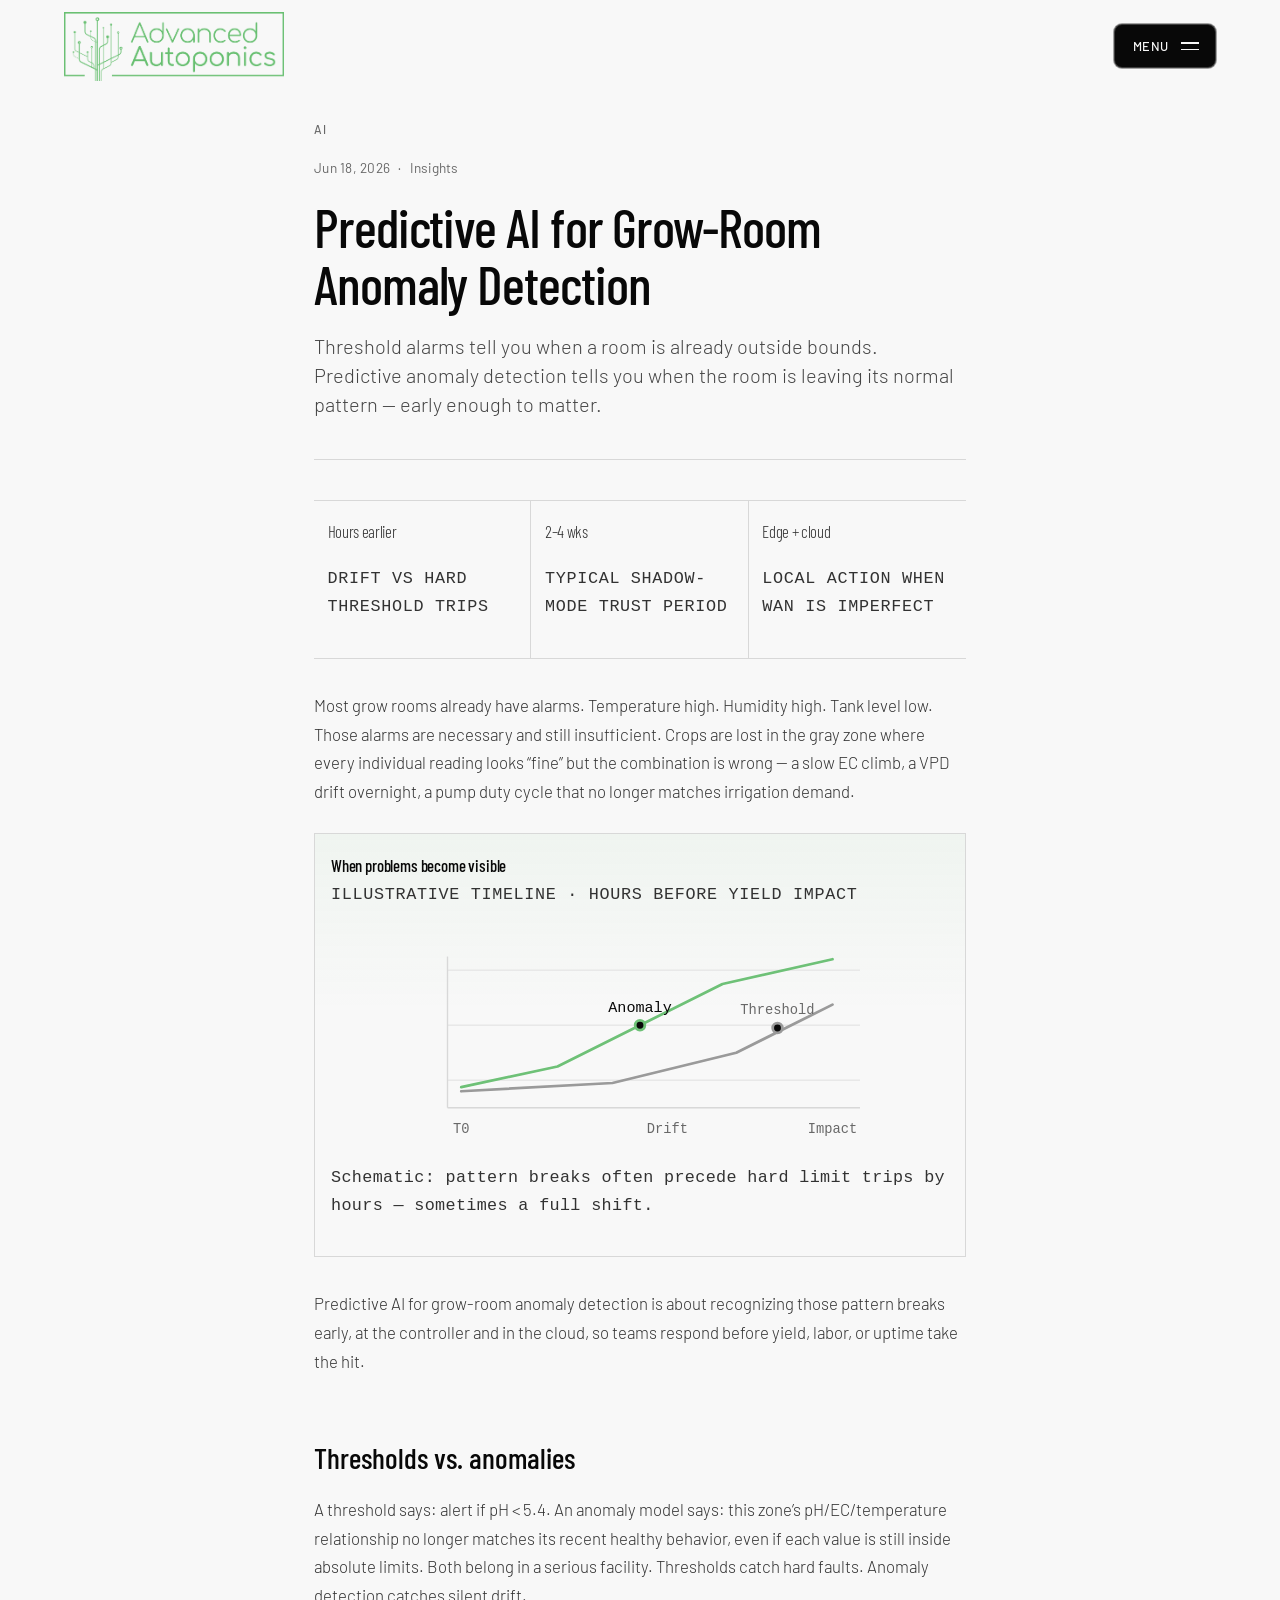
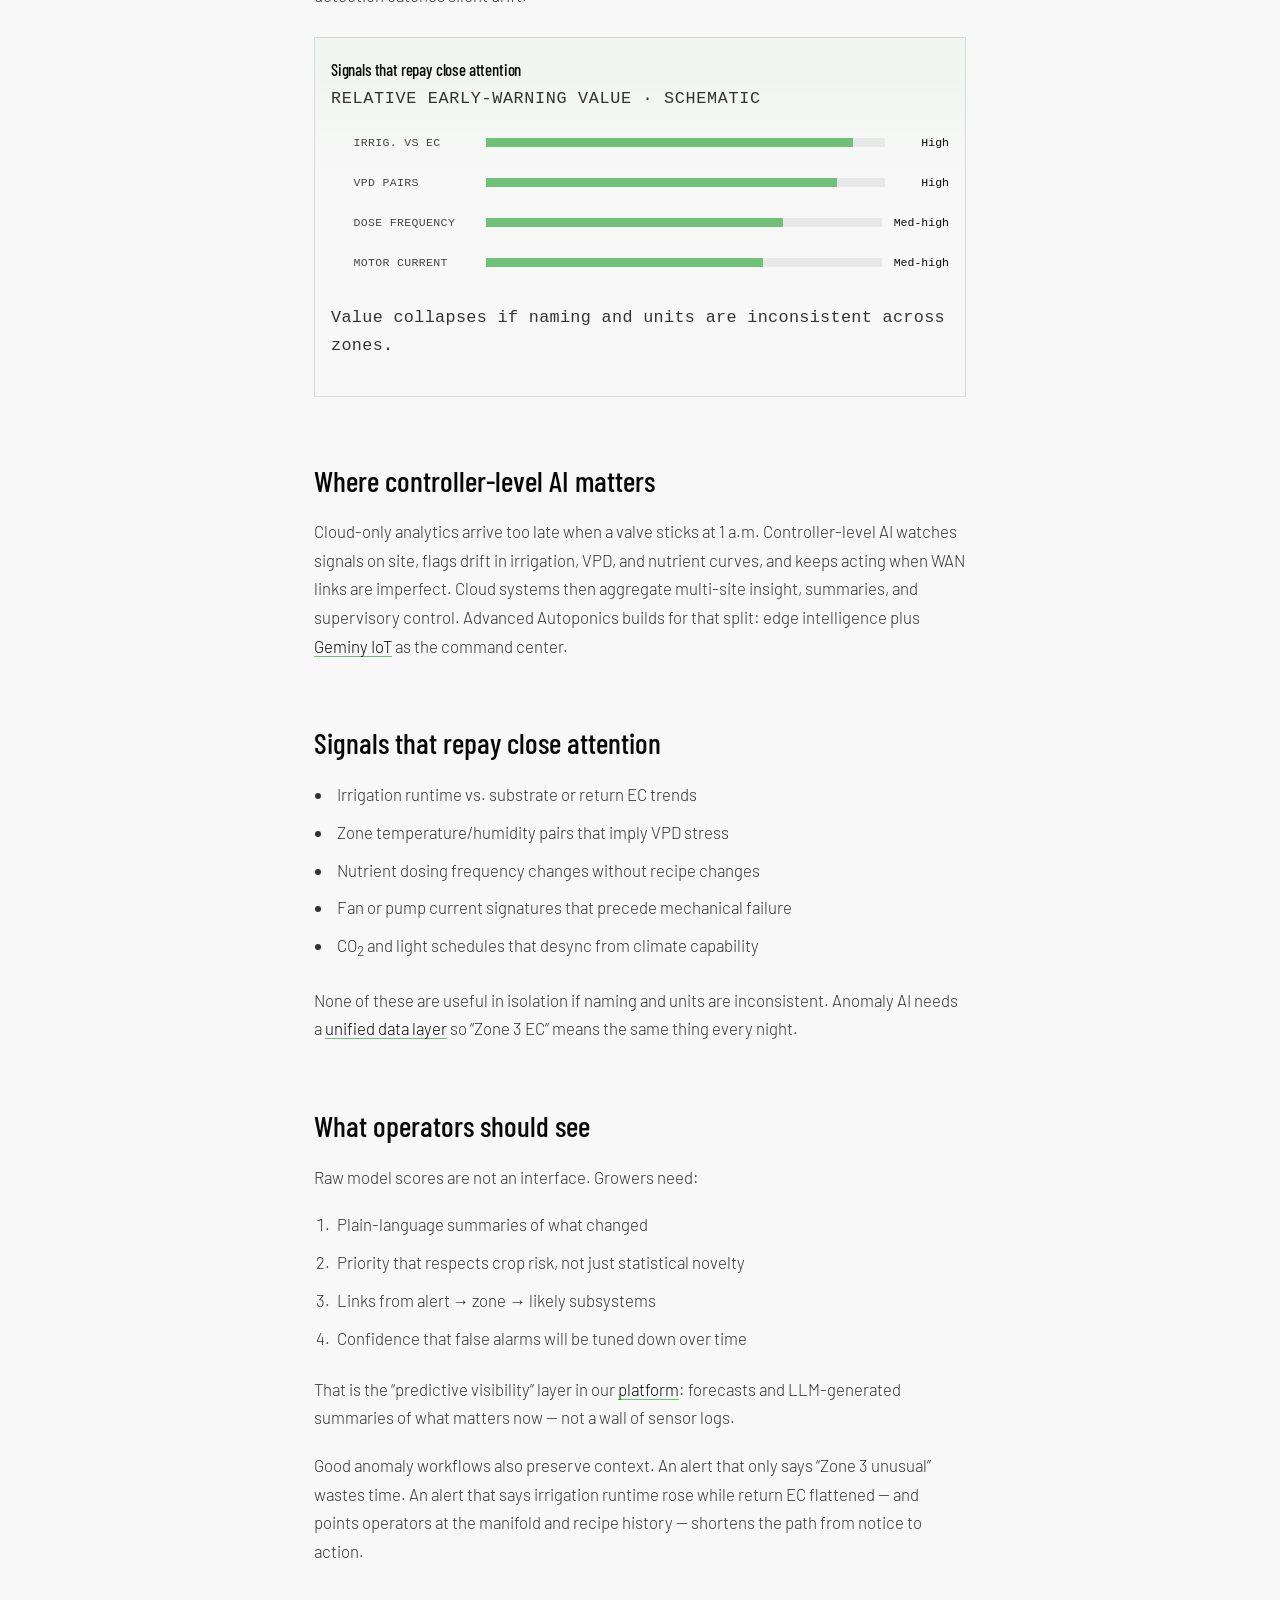
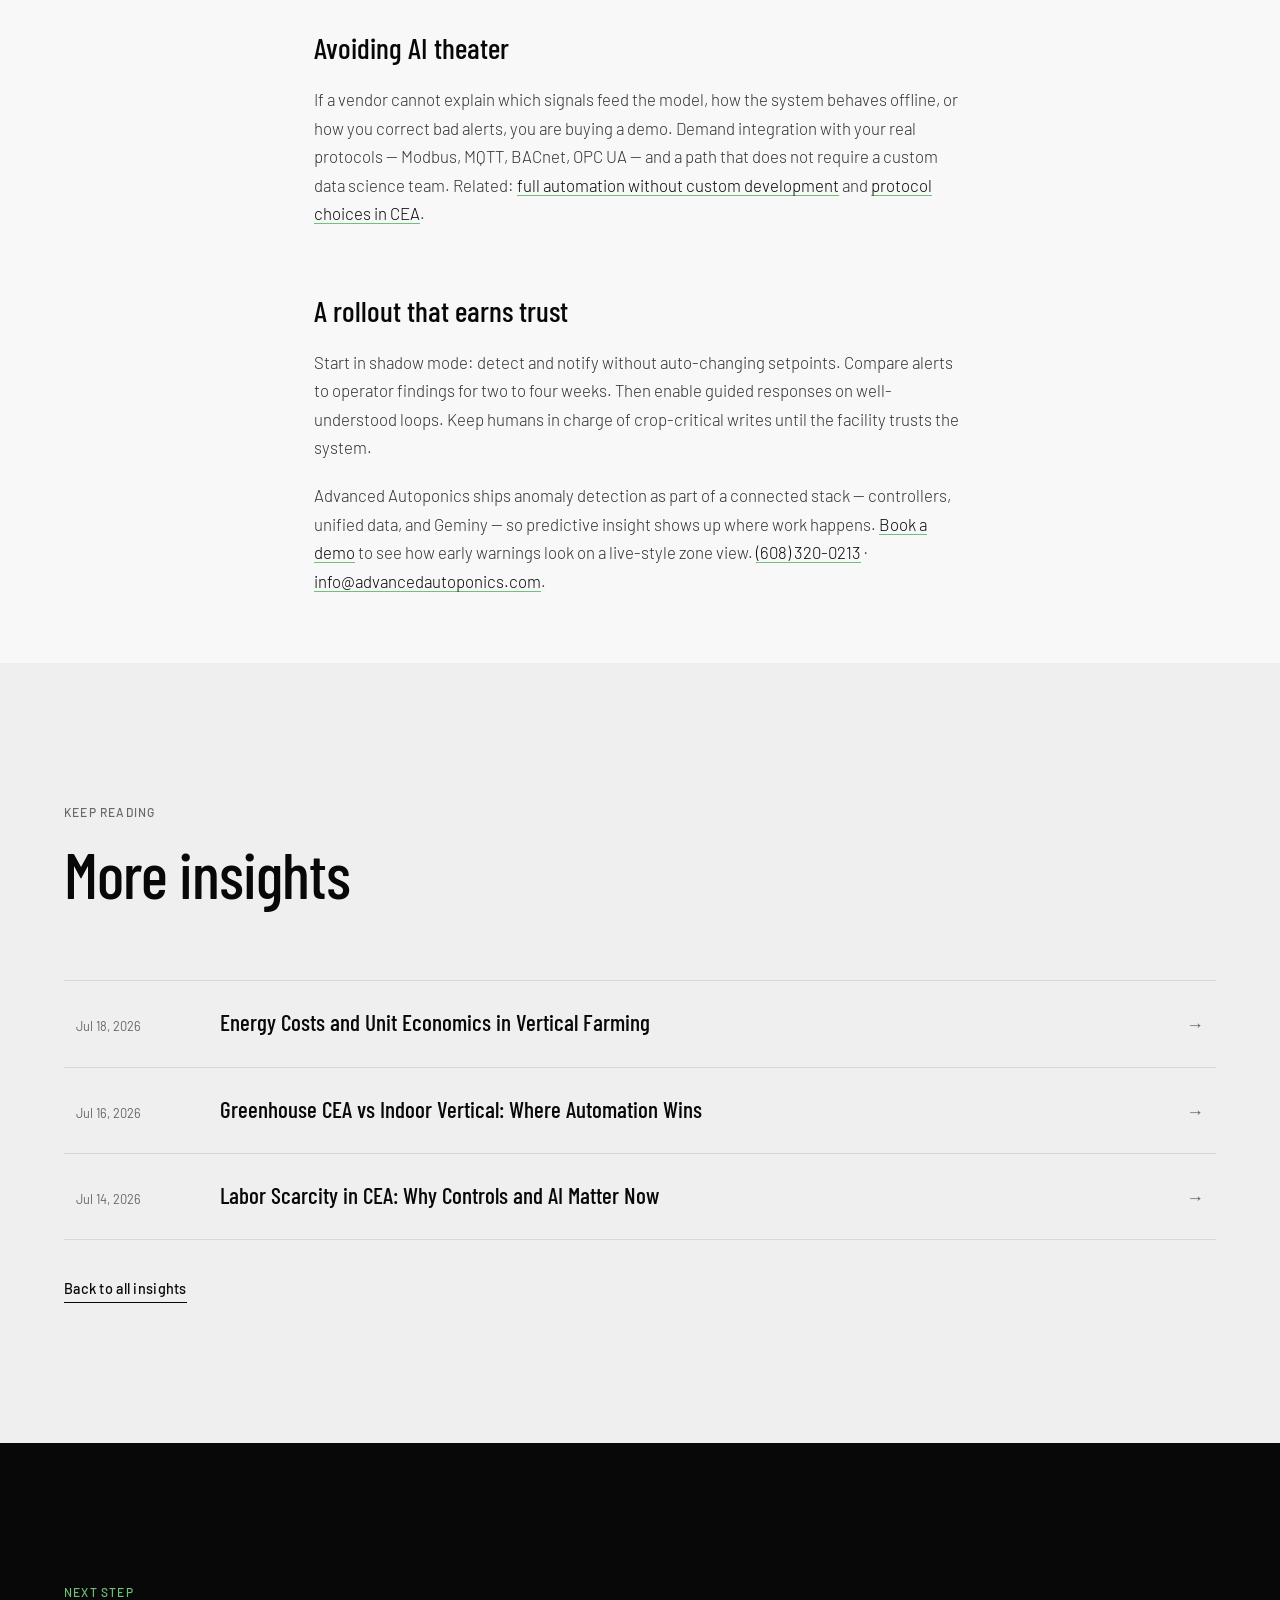
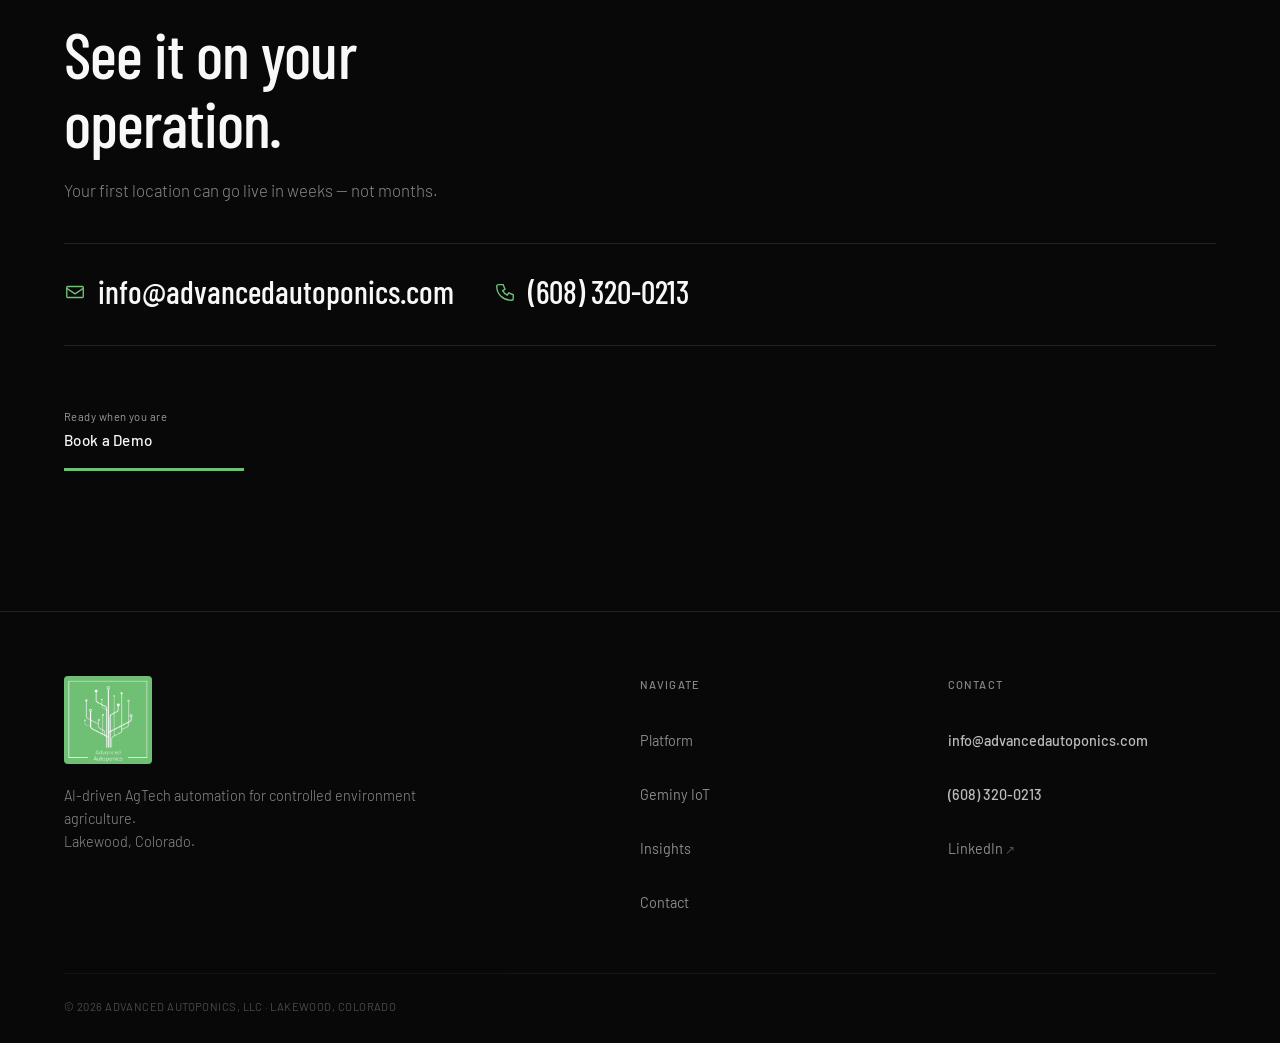
<file: articles/predictive-ai-for-grow-room-anomaly-detection/index.html>
<!DOCTYPE html>
<html lang="en">
<head>
  <meta charset="UTF-8" />
  <meta name="viewport" content="width=device-width, initial-scale=1.0, viewport-fit=cover" />
  <title>Predictive AI for Grow-Room Anomaly Detection | Advanced Autoponics</title>
  <meta name="description" content="How predictive AI and controller-level anomaly detection help CEA grow rooms catch irrigation, climate, and nutrient drift before yield takes the hit." />
  <meta name="robots" content="index, follow" />
  <meta name="theme-color" content="#080808" />
  <link rel="canonical" href="https://www.advancedautoponics.com/articles/predictive-ai-for-grow-room-anomaly-detection/" />
  <meta property="og:type" content="article" />
  <meta property="og:site_name" content="Advanced Autoponics" />
  <meta property="og:title" content="Predictive AI for Grow-Room Anomaly Detection" />
  <meta property="og:description" content="How predictive AI and controller-level anomaly detection help CEA grow rooms catch irrigation, climate, and nutrient drift before yield takes the hit." />
  <meta property="og:url" content="https://www.advancedautoponics.com/articles/predictive-ai-for-grow-room-anomaly-detection/" />
  <meta property="og:image" content="https://www.advancedautoponics.com/assets/og-image.png" />
  <meta property="og:locale" content="en_US" />
  <meta name="twitter:card" content="summary_large_image" />
  <meta name="twitter:title" content="Predictive AI for Grow-Room Anomaly Detection" />
  <meta name="twitter:description" content="How predictive AI and controller-level anomaly detection help CEA grow rooms catch irrigation, climate, and nutrient drift before yield takes the hit." />
  <meta name="twitter:image" content="https://www.advancedautoponics.com/assets/og-image.png" />
  <meta property="article:published_time" content="2026-06-18" />
  <link rel="preconnect" href="https://fonts.googleapis.com" />
  <link rel="preconnect" href="https://fonts.gstatic.com" crossorigin />
  <link href="https://fonts.googleapis.com/css2?family=Barlow+Condensed:wght@400;500;600&family=Barlow:ital,wght@0,300;0,400;0,500;0,600;1,400&display=swap" rel="stylesheet" />
  <link rel="stylesheet" href="/css/style.css" />
  <link rel="icon" href="/assets/favicon.png" type="image/png" />
  <link rel="apple-touch-icon" href="/assets/aa-logo-stacked.png" />
  <script type="application/ld+json">
{
  "@context": "https://schema.org",
  "@type": "Article",
  "headline": "Predictive AI for Grow-Room Anomaly Detection",
  "description": "How predictive AI and controller-level anomaly detection help CEA grow rooms catch irrigation, climate, and nutrient drift before yield takes the hit.",
  "datePublished": "2026-06-18",
  "dateModified": "2026-07-18",
  "author": {
    "@type": "Organization",
    "name": "Advanced Autoponics",
    "url": "https://www.advancedautoponics.com/"
  },
  "publisher": {
    "@type": "Organization",
    "name": "Advanced Autoponics",
    "logo": {
      "@type": "ImageObject",
      "url": "https://www.advancedautoponics.com/assets/aa-logo-stacked.png"
    }
  },
  "mainEntityOfPage": "https://www.advancedautoponics.com/articles/predictive-ai-for-grow-room-anomaly-detection/",
  "image": "https://www.advancedautoponics.com/assets/og-image.png"
}
  </script>
</head>
<body class="article-page">

  <a class="skip-link" href="#main-content">Skip to main content</a>

  <header class="site-header" id="top">
    <a class="brand" href="/" aria-label="Advanced Autoponics home">
      <img class="brand-logo" src="/assets/aa-logo-horizontal.png" alt="Advanced Autoponics logo" width="220" height="69" fetchpriority="high" decoding="async" />
    </a>
    <button class="menu-toggle" id="menuBtn" type="button" aria-label="Open menu" aria-expanded="false" aria-controls="siteNav">
      <span class="menu-toggle-label">Menu</span>
      <span class="menu-toggle-icon" aria-hidden="true"><span></span><span></span></span>
    </button>
  </header>

  <nav class="site-nav" id="siteNav" aria-label="Primary">
    <div class="site-nav-inner">
      <div class="site-nav-links">
        <p class="nav-section-label">Navigate</p>

        <a href="/#connectivity" data-nav><svg class="icon icon--nav" aria-hidden="true"><use href="#icon-globe"/></svg>Network</a>
        <a href="/#platform" data-nav><svg class="icon icon--nav" aria-hidden="true"><use href="#icon-layers"/></svg>Platform</a>
        <a href="/#geminy" data-nav><svg class="icon icon--nav" aria-hidden="true"><use href="#icon-grid"/></svg>Geminy IoT</a>
        <a href="/#problem" data-nav><svg class="icon icon--nav" aria-hidden="true"><use href="#icon-alert"/></svg>Why Us</a>
        <a href="/#solution" data-nav><svg class="icon icon--nav" aria-hidden="true"><use href="#icon-connect"/></svg>Solution</a>
        <a href="/#delivery" data-nav><svg class="icon icon--nav" aria-hidden="true"><use href="#icon-stack"/></svg>Deliver</a>
        <a href="/#insights" data-nav><svg class="icon icon--nav" aria-hidden="true"><use href="#icon-forecast"/></svg>Insights</a>
        <a href="/#contact" data-nav><svg class="icon icon--nav" aria-hidden="true"><use href="#icon-mail"/></svg>Contact</a>

      </div>
      <div class="site-nav-aside">
        <p class="nav-section-label">Get in touch</p>
        <a href="mailto:info@advancedautoponics.com"><svg class="icon icon--nav-sm" aria-hidden="true"><use href="#icon-mail"/></svg>info@advancedautoponics.com</a>
        <a href="tel:+16083200213"><svg class="icon icon--nav-sm" aria-hidden="true"><use href="#icon-phone"/></svg>(608) 320-0213</a>
        <a class="nav-cta" href="/#contact">Book a Demo</a>
      </div>
    </div>
  </nav>
  <div class="nav-backdrop" id="navBackdrop" hidden></div>

  <main id="main-content">
    <article class="article" aria-labelledby="article-title">
      <header class="article-hero">
        <p class="eyebrow reveal">AI</p>
        <p class="article-meta reveal">
          <time datetime="2026-06-18">Jun 18, 2026</time>
          <span aria-hidden="true">·</span>
          <span>Insights</span>
        </p>
        <h1 id="article-title" class="article-title reveal">Predictive AI for Grow-Room Anomaly Detection</h1>
        <p class="article-lede reveal">Threshold alarms tell you when a room is already outside bounds. Predictive anomaly detection tells you when the room is leaving its normal pattern — early enough to matter.</p>
      </header>

      <div class="article-body reveal">
<div class="article-stats" role="group" aria-label="Key figures">
  <div class="article-stats__item"><p class="article-stats__value">Hours earlier</p><p class="article-stats__label">Drift vs hard threshold trips</p></div>
  <div class="article-stats__item"><p class="article-stats__value">2–4 wks</p><p class="article-stats__label">Typical shadow-mode trust period</p></div>
  <div class="article-stats__item"><p class="article-stats__value">Edge + cloud</p><p class="article-stats__label">Local action when WAN is imperfect</p></div>
</div>

<p>Most grow rooms already have alarms. Temperature high. Humidity high. Tank level low. Those alarms are necessary and still insufficient. Crops are lost in the gray zone where every individual reading looks “fine” but the combination is wrong — a slow EC climb, a VPD drift overnight, a pump duty cycle that no longer matches irrigation demand.</p>

<figure class="article-chart" aria-labelledby="chart-ai-detect-title">
  <figcaption class="article-chart__title" id="chart-ai-detect-title">When problems become visible</figcaption>
  <p class="article-chart__subtitle">Illustrative timeline · hours before yield impact</p>
  <svg class="article-chart__svg" viewBox="0 0 360 160" role="img" aria-label="Line chart comparing earlier anomaly detection versus later threshold alarms">
    <line class="chart-grid" x1="40" y1="30" x2="340" y2="30"/>
    <line class="chart-grid" x1="40" y1="70" x2="340" y2="70"/>
    <line class="chart-grid" x1="40" y1="110" x2="340" y2="110"/>
    <line class="chart-axis" x1="40" y1="20" x2="40" y2="130"/>
    <line class="chart-axis" x1="40" y1="130" x2="340" y2="130"/>
    <polyline class="chart-line" points="50,115 120,100 180,70 240,40 320,22"/>
    <polyline class="chart-line" points="50,118 160,112 250,90 320,55" style="stroke:var(--grey-175)"/>
    <circle class="chart-dot" cx="180" cy="70" r="3.5"/>
    <circle class="chart-dot" cx="280" cy="72" r="3.5" style="stroke:var(--grey-175)"/>
    <text class="chart-value" x="180" y="60" text-anchor="middle">Anomaly</text>
    <text x="280" y="62" text-anchor="middle">Threshold</text>
    <text x="50" y="148" text-anchor="middle">T0</text>
    <text x="200" y="148" text-anchor="middle">Drift</text>
    <text x="320" y="148" text-anchor="middle">Impact</text>
  </svg>
  <p class="article-chart__footnote">Schematic: pattern breaks often precede hard limit trips by hours — sometimes a full shift.</p>
</figure>

<p>Predictive AI for grow-room anomaly detection is about recognizing those pattern breaks early, at the controller and in the cloud, so teams respond before yield, labor, or uptime take the hit.</p>

<h2>Thresholds vs. anomalies</h2>
<p>A threshold says: alert if pH &lt; 5.4. An anomaly model says: this zone’s pH/EC/temperature relationship no longer matches its recent healthy behavior, even if each value is still inside absolute limits. Both belong in a serious facility. Thresholds catch hard faults. Anomaly detection catches silent drift.</p>

<figure class="article-chart" aria-labelledby="chart-ai-signals-title">
  <figcaption class="article-chart__title" id="chart-ai-signals-title">Signals that repay close attention</figcaption>
  <p class="article-chart__subtitle">Relative early-warning value · schematic</p>
  <ul class="article-chart__bars">
    <li class="article-chart__bar-row"><span class="article-chart__bar-label">Irrig. vs EC</span><span class="article-chart__bar-track"><span class="article-chart__bar-fill" style="--bar:92%"></span></span><span class="article-chart__bar-value">High</span></li>
    <li class="article-chart__bar-row"><span class="article-chart__bar-label">VPD pairs</span><span class="article-chart__bar-track"><span class="article-chart__bar-fill" style="--bar:88%"></span></span><span class="article-chart__bar-value">High</span></li>
    <li class="article-chart__bar-row"><span class="article-chart__bar-label">Dose frequency</span><span class="article-chart__bar-track"><span class="article-chart__bar-fill" style="--bar:75%"></span></span><span class="article-chart__bar-value">Med-high</span></li>
    <li class="article-chart__bar-row"><span class="article-chart__bar-label">Motor current</span><span class="article-chart__bar-track"><span class="article-chart__bar-fill" style="--bar:70%"></span></span><span class="article-chart__bar-value">Med-high</span></li>
  </ul>
  <p class="article-chart__footnote">Value collapses if naming and units are inconsistent across zones.</p>
</figure>

<h2>Where controller-level AI matters</h2>
<p>Cloud-only analytics arrive too late when a valve sticks at 1 a.m. Controller-level AI watches signals on site, flags drift in irrigation, VPD, and nutrient curves, and keeps acting when WAN links are imperfect. Cloud systems then aggregate multi-site insight, summaries, and supervisory control. Advanced Autoponics builds for that split: edge intelligence plus <a href="/#geminy">Geminy IoT</a> as the command center.</p>

<h2>Signals that repay close attention</h2>
<ul>
  <li>Irrigation runtime vs. substrate or return EC trends</li>
  <li>Zone temperature/humidity pairs that imply VPD stress</li>
  <li>Nutrient dosing frequency changes without recipe changes</li>
  <li>Fan or pump current signatures that precede mechanical failure</li>
  <li>CO<sub>2</sub> and light schedules that desync from climate capability</li>
</ul>
<p>None of these are useful in isolation if naming and units are inconsistent. Anomaly AI needs a <a href="/articles/unified-data-layer-for-greenhouses/">unified data layer</a> so “Zone 3 EC” means the same thing every night.</p>

<h2>What operators should see</h2>
<p>Raw model scores are not an interface. Growers need:</p>
<ol>
  <li>Plain-language summaries of what changed</li>
  <li>Priority that respects crop risk, not just statistical novelty</li>
  <li>Links from alert → zone → likely subsystems</li>
  <li>Confidence that false alarms will be tuned down over time</li>
</ol>
<p>That is the “predictive visibility” layer in our <a href="/#platform">platform</a>: forecasts and LLM-generated summaries of what matters now — not a wall of sensor logs.</p>
<p>Good anomaly workflows also preserve context. An alert that only says “Zone 3 unusual” wastes time. An alert that says irrigation runtime rose while return EC flattened — and points operators at the manifold and recipe history — shortens the path from notice to action.</p>

<h2>Avoiding AI theater</h2>
<p>If a vendor cannot explain which signals feed the model, how the system behaves offline, or how you correct bad alerts, you are buying a demo. Demand integration with your real protocols — Modbus, MQTT, BACnet, OPC UA — and a path that does not require a custom data science team. Related: <a href="/articles/full-automation-without-custom-development/">full automation without custom development</a> and <a href="/articles/mqtt-vs-modbus-vs-opc-ua-in-cea/">protocol choices in CEA</a>.</p>

<h2>A rollout that earns trust</h2>
<p>Start in shadow mode: detect and notify without auto-changing setpoints. Compare alerts to operator findings for two to four weeks. Then enable guided responses on well-understood loops. Keep humans in charge of crop-critical writes until the facility trusts the system.</p>

<p>Advanced Autoponics ships anomaly detection as part of a connected stack — controllers, unified data, and Geminy — so predictive insight shows up where work happens. <a href="/#contact">Book a demo</a> to see how early warnings look on a live-style zone view. <a href="tel:+16083200213">(608) 320-0213</a> · <a href="mailto:info@advancedautoponics.com">info@advancedautoponics.com</a>.</p>

      </div>
    </article>

    <section class="section section--muted article-related" aria-labelledby="related-title">
      <div class="section-head reveal">
        <p class="eyebrow">Keep reading</p>
        <h2 class="section-title" id="related-title">More insights</h2>
      </div>
      <div class="news-list">
        <a class="news-item reveal" href="/articles/vertical-farming-energy-unit-economics/"><time datetime="2026-07-18">Jul 18, 2026</time><span class="news-title">Energy Costs and Unit Economics in Vertical Farming</span><span class="news-arrow" aria-hidden="true">→</span></a>
        <a class="news-item reveal" href="/articles/greenhouse-vs-vertical-farming-automation/"><time datetime="2026-07-16">Jul 16, 2026</time><span class="news-title">Greenhouse CEA vs Indoor Vertical: Where Automation Wins</span><span class="news-arrow" aria-hidden="true">→</span></a>
        <a class="news-item reveal" href="/articles/cea-labor-shortage-controls-ai/"><time datetime="2026-07-14">Jul 14, 2026</time><span class="news-title">Labor Scarcity in CEA: Why Controls and AI Matter Now</span><span class="news-arrow" aria-hidden="true">→</span></a>
      </div>
      <p class="article-back reveal"><a class="text-link" href="/#insights">Back to all insights</a></p>
    </section>

    <section class="contact" id="contact" aria-labelledby="contact-title">
      <p class="eyebrow reveal">Next step</p>
      <h2 class="contact-title reveal" id="contact-title">See it on your operation.</h2>
      <p class="contact-sub reveal">Your first location can go live in weeks — not months.</p>
      <div class="contact-actions reveal">
        <a href="mailto:info@advancedautoponics.com" class="contact-link"><svg class="icon icon--contact" aria-hidden="true"><use href="#icon-mail"/></svg>info@advancedautoponics.com</a>
        <a href="tel:+16083200213" class="contact-link"><svg class="icon icon--contact" aria-hidden="true"><use href="#icon-phone"/></svg>(608) 320-0213</a>
      </div>
      <a href="mailto:info@advancedautoponics.com" class="btn btn-accent reveal" data-magnetic>
        <span class="btn-kicker">Ready when you are</span>
        <span class="btn-label">Book a Demo</span>
      </a>
    </section>
  </main>

  <footer class="site-footer" role="contentinfo">
    <div class="footer-grid">
      <div class="footer-brand">
        <img class="footer-logo" src="/assets/aa-logo-stacked.png" alt="Advanced Autoponics logo" width="96" height="96" loading="lazy" decoding="async" />
        <p>AI-driven AgTech automation for controlled environment agriculture.<br />Lakewood, Colorado.</p>
      </div>
      <nav class="footer-col" aria-label="Footer">
        <p class="footer-label">Navigate</p>
        <a href="/#platform">Platform</a>
        <a href="/#geminy">Geminy IoT</a>
        <a href="/#insights">Insights</a>
        <a href="/#contact">Contact</a>
      </nav>
      <div class="footer-col">
        <p class="footer-label">Contact</p>
        <a href="mailto:info@advancedautoponics.com">info@advancedautoponics.com</a>
        <a href="tel:+16083200213">(608) 320-0213</a>
        <a href="https://www.linkedin.com/company/advanced-autoponics-llc" target="_blank" rel="noopener noreferrer">LinkedIn<span class="external-indicator" aria-hidden="true">↗</span></a>
      </div>
    </div>
    <p class="footer-copy">© 2026 Advanced Autoponics, LLC · Lakewood, Colorado</p>
  </footer>


  <svg xmlns="http://www.w3.org/2000/svg" class="icon-sprite" aria-hidden="true">
    <defs>
      <symbol id="icon-layers" viewBox="0 0 24 24"><path d="M12 3L3 8l9 5 9-5-9-5z"/><path d="M3 13l9 5 9-5"/><path d="M3 18l9 5 9-5"/></symbol>
      <symbol id="icon-pulse" viewBox="0 0 24 24"><path d="M2 12h4l2-6 4 12 3-8h7"/><circle cx="20" cy="8" r="2"/></symbol>
      <symbol id="icon-forecast" viewBox="0 0 24 24"><path d="M3 17l6-6 4 4 8-10"/><path d="M17 5h4v4"/></symbol>
      <symbol id="icon-mail" viewBox="0 0 24 24"><rect x="3" y="6" width="18" height="12" rx="1"/><path d="M3 8l9 6 9-6"/></symbol>
      <symbol id="icon-phone" viewBox="0 0 24 24"><path d="M6 4h4l2 5-2.5 1.5a11 11 0 005 5L16 13l5 2v4a2 2 0 01-2 2C9.8 21 3 14.2 3 6a2 2 0 012-2z"/></symbol>
      <symbol id="icon-globe" viewBox="0 0 24 24"><circle cx="12" cy="12" r="9"/><path d="M3 12h18"/><path d="M12 3a14 14 0 010 18"/><path d="M12 3a14 14 0 000 18"/></symbol>
      <symbol id="icon-grid" viewBox="0 0 24 24"><rect x="3" y="3" width="7" height="7"/><rect x="14" y="3" width="7" height="7"/><rect x="3" y="14" width="7" height="7"/><rect x="14" y="14" width="7" height="7"/></symbol>
      <symbol id="icon-alert" viewBox="0 0 24 24"><path d="M12 4L3 20h18L12 4z"/><path d="M12 10v4"/><circle cx="12" cy="17" r="0.5" fill="currentColor" stroke="none"/></symbol>
      <symbol id="icon-connect" viewBox="0 0 24 24"><circle cx="6" cy="6" r="2.5"/><circle cx="18" cy="6" r="2.5"/><circle cx="6" cy="18" r="2.5"/><circle cx="18" cy="18" r="2.5"/><path d="M8.5 6h7M6 8.5v7M18 8.5v7M8.5 18h7"/></symbol>
      <symbol id="icon-stack" viewBox="0 0 24 24"><rect x="4" y="4" width="16" height="4"/><rect x="4" y="10" width="16" height="4"/><rect x="4" y="16" width="16" height="4"/></symbol>
    </defs>
  </svg>

  <script src="/js/main.js"></script>
  <script src="/assets/analytics.js" defer></script>
</body>
</html>
</file>
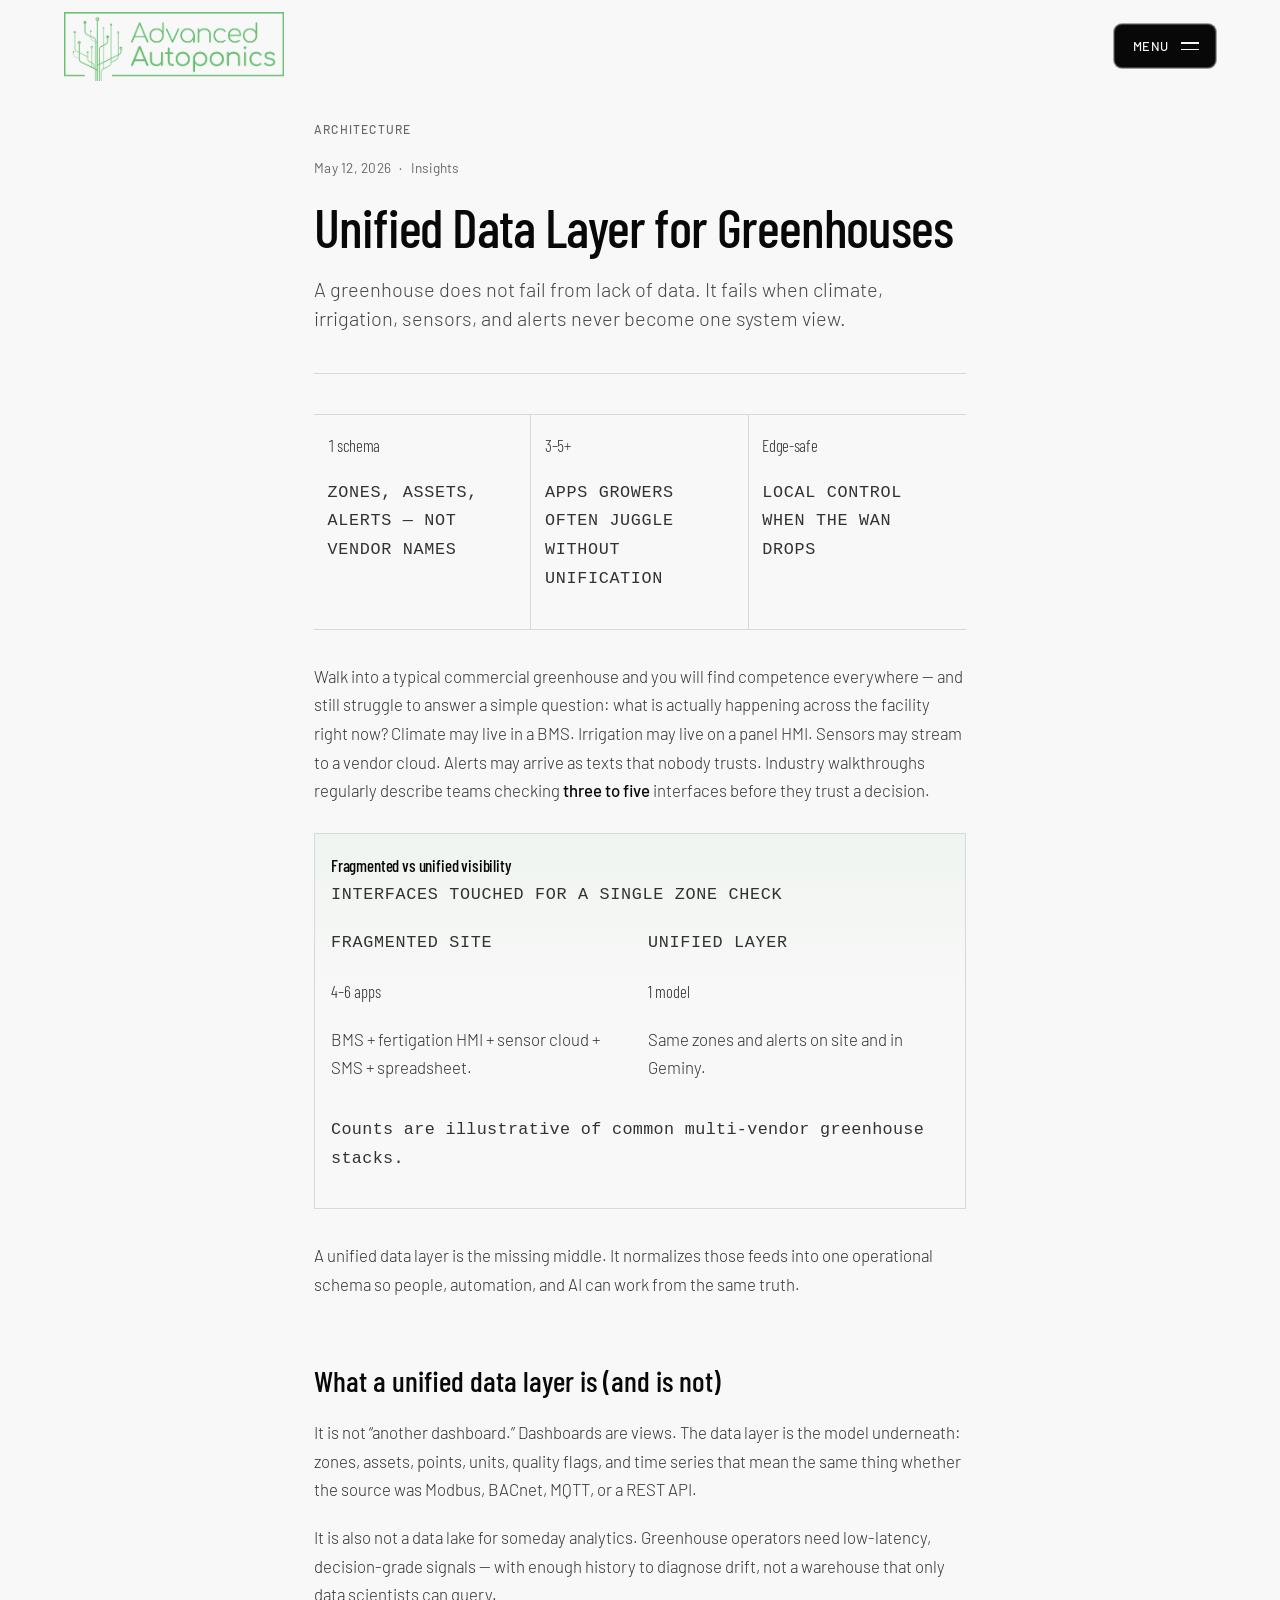
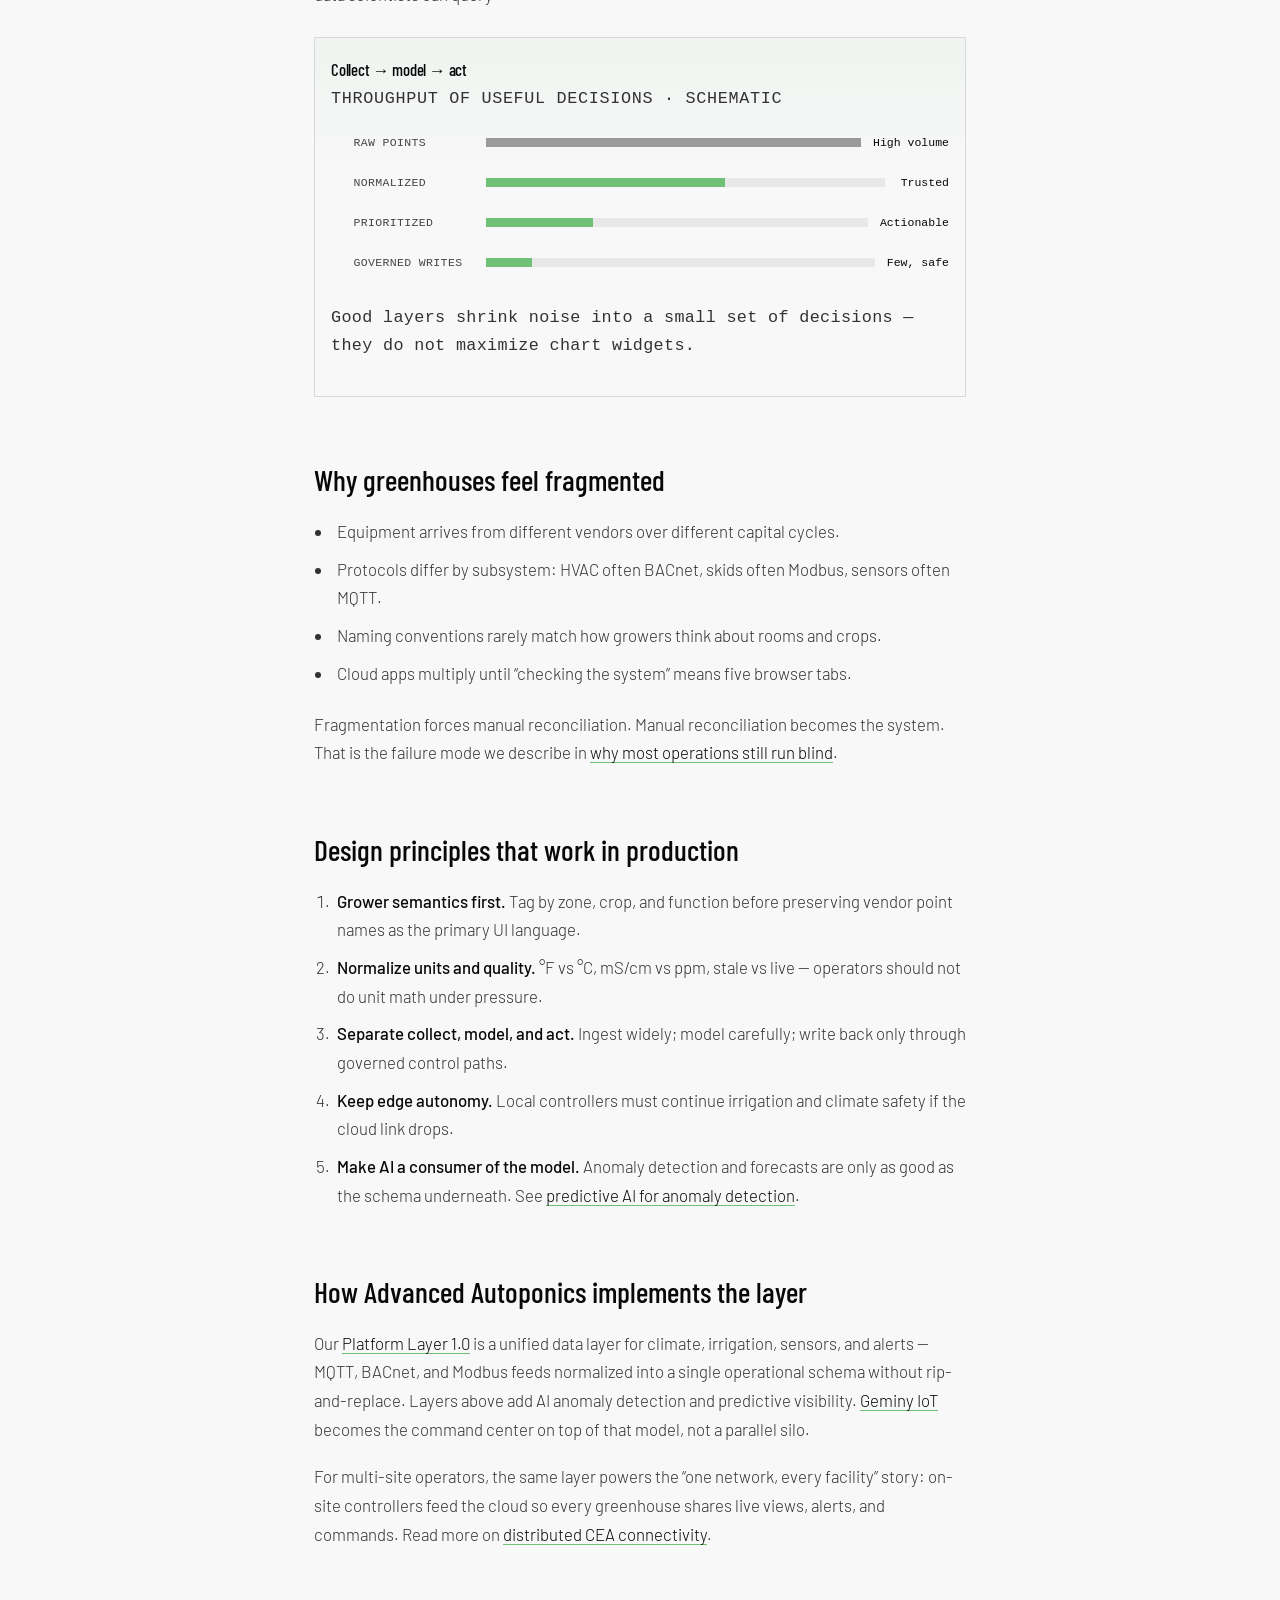
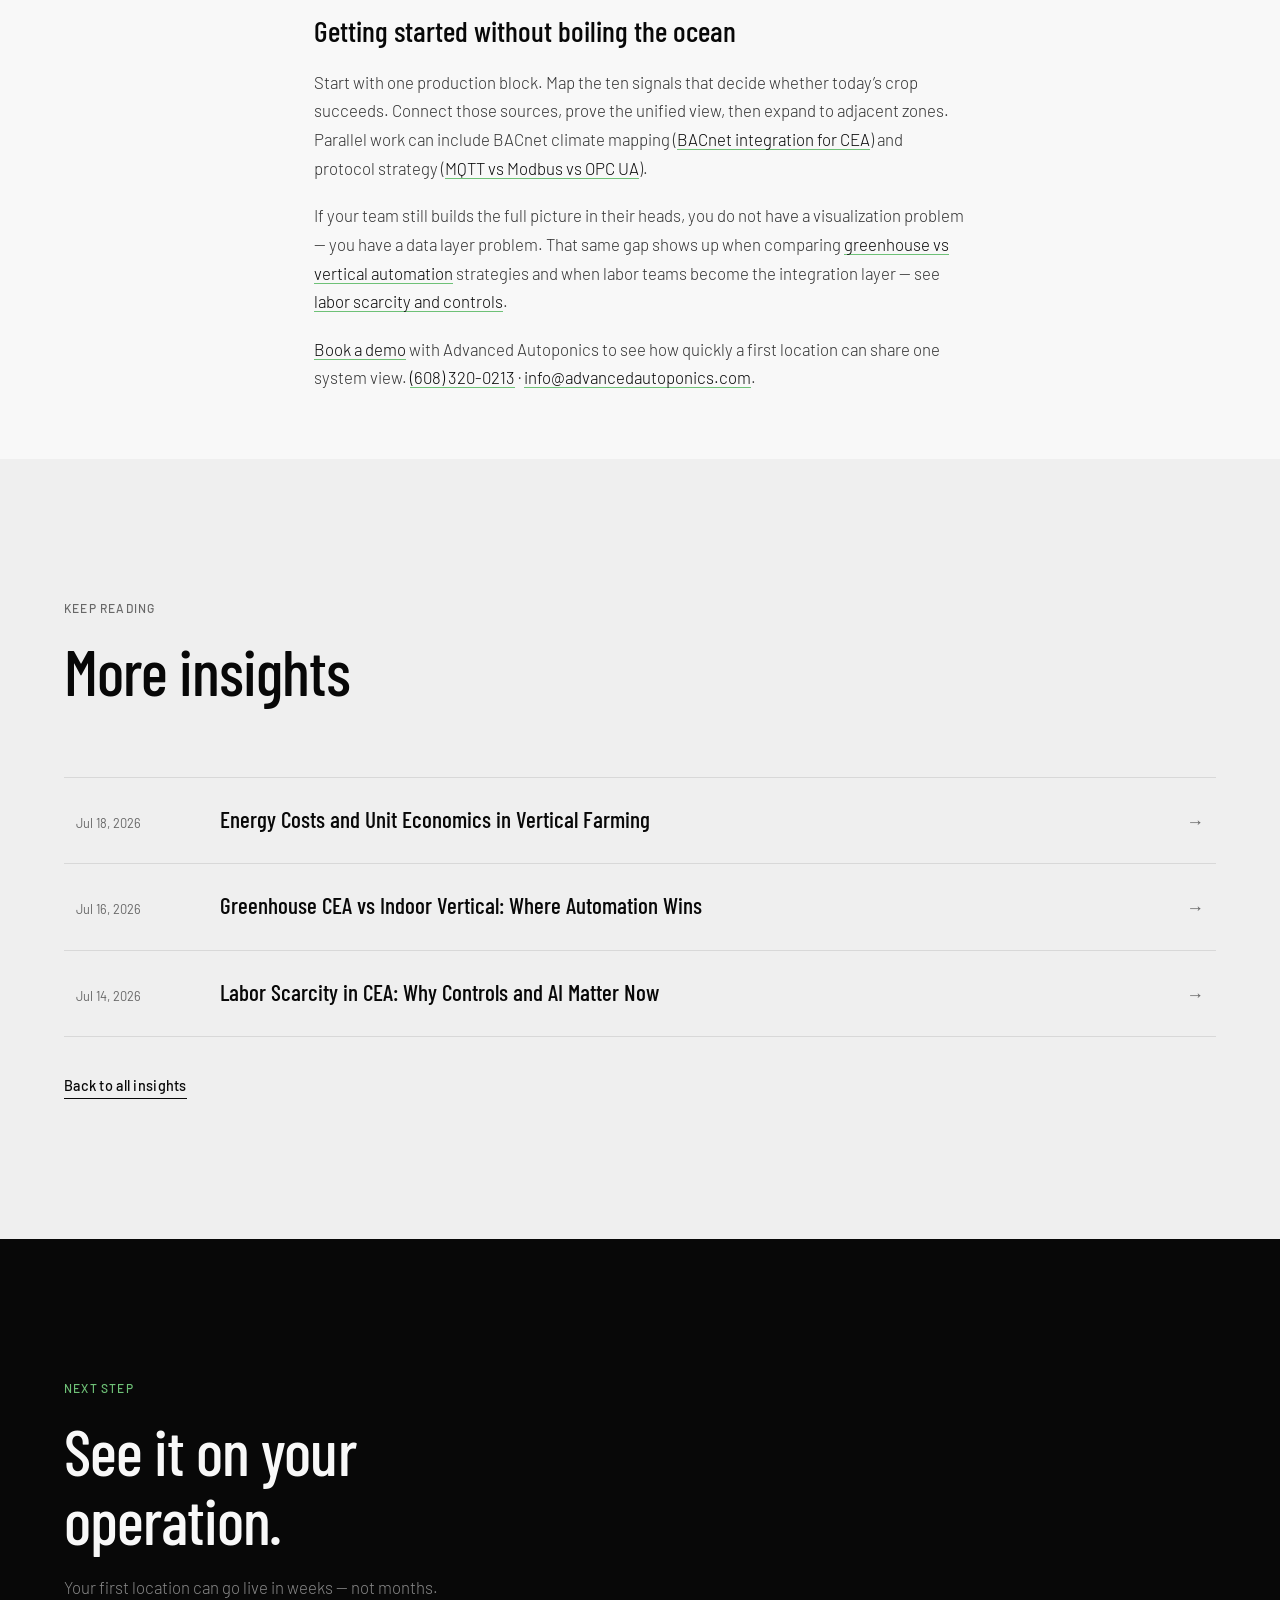
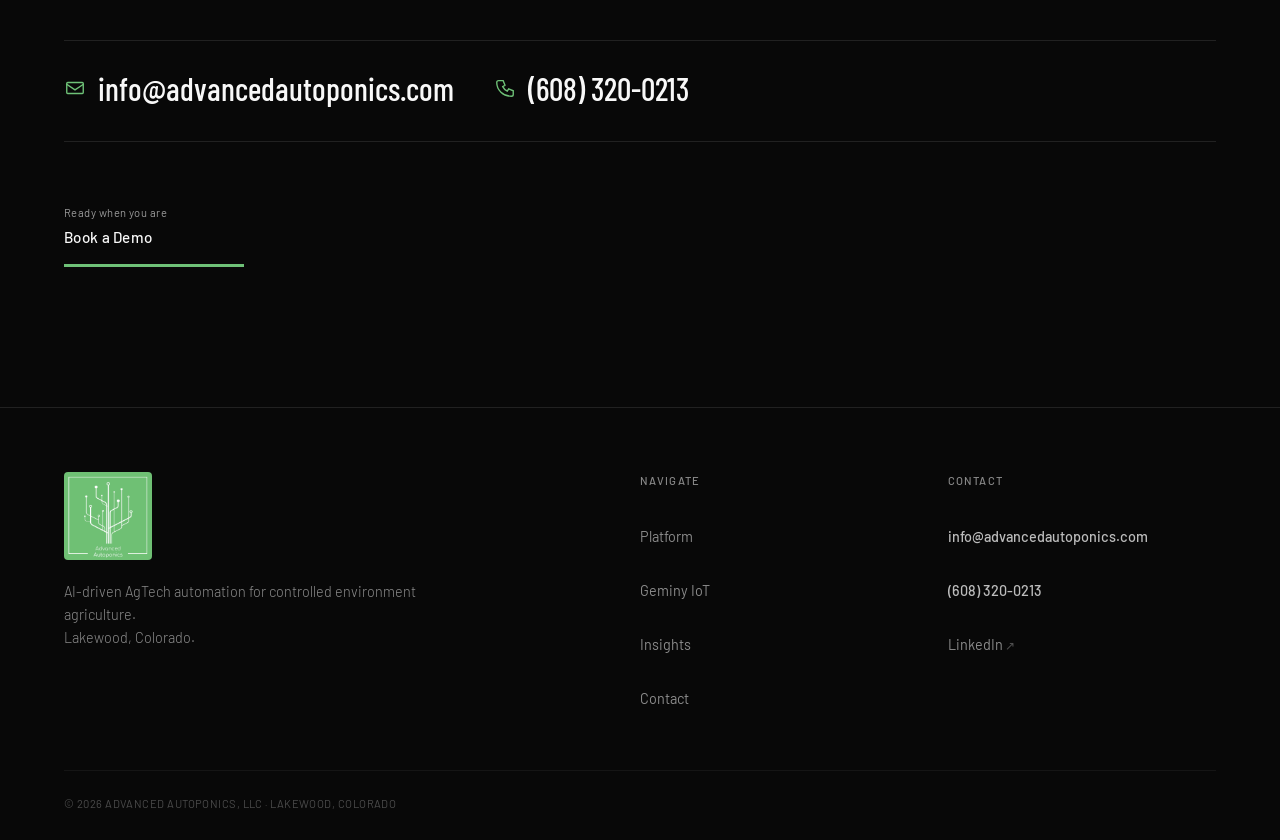
<file: articles/unified-data-layer-for-greenhouses/index.html>
<!DOCTYPE html>
<html lang="en">
<head>
  <meta charset="UTF-8" />
  <meta name="viewport" content="width=device-width, initial-scale=1.0, viewport-fit=cover" />
  <title>Unified Data Layer for Greenhouses | Advanced Autoponics</title>
  <meta name="description" content="Why greenhouse operations need a unified data layer — how to normalize climate, irrigation, and sensor feeds into one model for visibility, AI, and control." />
  <meta name="robots" content="index, follow" />
  <meta name="theme-color" content="#080808" />
  <link rel="canonical" href="https://www.advancedautoponics.com/articles/unified-data-layer-for-greenhouses/" />
  <meta property="og:type" content="article" />
  <meta property="og:site_name" content="Advanced Autoponics" />
  <meta property="og:title" content="Unified Data Layer for Greenhouses" />
  <meta property="og:description" content="Why greenhouse operations need a unified data layer — how to normalize climate, irrigation, and sensor feeds into one model for visibility, AI, and control." />
  <meta property="og:url" content="https://www.advancedautoponics.com/articles/unified-data-layer-for-greenhouses/" />
  <meta property="og:image" content="https://www.advancedautoponics.com/assets/og-image.png" />
  <meta property="og:locale" content="en_US" />
  <meta name="twitter:card" content="summary_large_image" />
  <meta name="twitter:title" content="Unified Data Layer for Greenhouses" />
  <meta name="twitter:description" content="Why greenhouse operations need a unified data layer — how to normalize climate, irrigation, and sensor feeds into one model for visibility, AI, and control." />
  <meta name="twitter:image" content="https://www.advancedautoponics.com/assets/og-image.png" />
  <meta property="article:published_time" content="2026-05-12" />
  <link rel="preconnect" href="https://fonts.googleapis.com" />
  <link rel="preconnect" href="https://fonts.gstatic.com" crossorigin />
  <link href="https://fonts.googleapis.com/css2?family=Barlow+Condensed:wght@400;500;600&family=Barlow:ital,wght@0,300;0,400;0,500;0,600;1,400&display=swap" rel="stylesheet" />
  <link rel="stylesheet" href="/css/style.css" />
  <link rel="icon" href="/assets/favicon.png" type="image/png" />
  <link rel="apple-touch-icon" href="/assets/aa-logo-stacked.png" />
  <script type="application/ld+json">
{
  "@context": "https://schema.org",
  "@type": "Article",
  "headline": "Unified Data Layer for Greenhouses",
  "description": "Why greenhouse operations need a unified data layer \u2014 how to normalize climate, irrigation, and sensor feeds into one model for visibility, AI, and control.",
  "datePublished": "2026-05-12",
  "dateModified": "2026-07-18",
  "author": {
    "@type": "Organization",
    "name": "Advanced Autoponics",
    "url": "https://www.advancedautoponics.com/"
  },
  "publisher": {
    "@type": "Organization",
    "name": "Advanced Autoponics",
    "logo": {
      "@type": "ImageObject",
      "url": "https://www.advancedautoponics.com/assets/aa-logo-stacked.png"
    }
  },
  "mainEntityOfPage": "https://www.advancedautoponics.com/articles/unified-data-layer-for-greenhouses/",
  "image": "https://www.advancedautoponics.com/assets/og-image.png"
}
  </script>
</head>
<body class="article-page">

  <a class="skip-link" href="#main-content">Skip to main content</a>

  <header class="site-header" id="top">
    <a class="brand" href="/" aria-label="Advanced Autoponics home">
      <img class="brand-logo" src="/assets/aa-logo-horizontal.png" alt="Advanced Autoponics logo" width="220" height="69" fetchpriority="high" decoding="async" />
    </a>
    <button class="menu-toggle" id="menuBtn" type="button" aria-label="Open menu" aria-expanded="false" aria-controls="siteNav">
      <span class="menu-toggle-label">Menu</span>
      <span class="menu-toggle-icon" aria-hidden="true"><span></span><span></span></span>
    </button>
  </header>

  <nav class="site-nav" id="siteNav" aria-label="Primary">
    <div class="site-nav-inner">
      <div class="site-nav-links">
        <p class="nav-section-label">Navigate</p>

        <a href="/#connectivity" data-nav><svg class="icon icon--nav" aria-hidden="true"><use href="#icon-globe"/></svg>Network</a>
        <a href="/#platform" data-nav><svg class="icon icon--nav" aria-hidden="true"><use href="#icon-layers"/></svg>Platform</a>
        <a href="/#geminy" data-nav><svg class="icon icon--nav" aria-hidden="true"><use href="#icon-grid"/></svg>Geminy IoT</a>
        <a href="/#problem" data-nav><svg class="icon icon--nav" aria-hidden="true"><use href="#icon-alert"/></svg>Why Us</a>
        <a href="/#solution" data-nav><svg class="icon icon--nav" aria-hidden="true"><use href="#icon-connect"/></svg>Solution</a>
        <a href="/#delivery" data-nav><svg class="icon icon--nav" aria-hidden="true"><use href="#icon-stack"/></svg>Deliver</a>
        <a href="/#insights" data-nav><svg class="icon icon--nav" aria-hidden="true"><use href="#icon-forecast"/></svg>Insights</a>
        <a href="/#contact" data-nav><svg class="icon icon--nav" aria-hidden="true"><use href="#icon-mail"/></svg>Contact</a>

      </div>
      <div class="site-nav-aside">
        <p class="nav-section-label">Get in touch</p>
        <a href="mailto:info@advancedautoponics.com"><svg class="icon icon--nav-sm" aria-hidden="true"><use href="#icon-mail"/></svg>info@advancedautoponics.com</a>
        <a href="tel:+16083200213"><svg class="icon icon--nav-sm" aria-hidden="true"><use href="#icon-phone"/></svg>(608) 320-0213</a>
        <a class="nav-cta" href="/#contact">Book a Demo</a>
      </div>
    </div>
  </nav>
  <div class="nav-backdrop" id="navBackdrop" hidden></div>

  <main id="main-content">
    <article class="article" aria-labelledby="article-title">
      <header class="article-hero">
        <p class="eyebrow reveal">Architecture</p>
        <p class="article-meta reveal">
          <time datetime="2026-05-12">May 12, 2026</time>
          <span aria-hidden="true">·</span>
          <span>Insights</span>
        </p>
        <h1 id="article-title" class="article-title reveal">Unified Data Layer for Greenhouses</h1>
        <p class="article-lede reveal">A greenhouse does not fail from lack of data. It fails when climate, irrigation, sensors, and alerts never become one system view.</p>
      </header>

      <div class="article-body reveal">
<div class="article-stats" role="group" aria-label="Key figures">
  <div class="article-stats__item"><p class="article-stats__value">1 schema</p><p class="article-stats__label">Zones, assets, alerts — not vendor names</p></div>
  <div class="article-stats__item"><p class="article-stats__value">3–5+</p><p class="article-stats__label">Apps growers often juggle without unification</p></div>
  <div class="article-stats__item"><p class="article-stats__value">Edge-safe</p><p class="article-stats__label">Local control when the WAN drops</p></div>
</div>

<p>Walk into a typical commercial greenhouse and you will find competence everywhere — and still struggle to answer a simple question: what is actually happening across the facility right now? Climate may live in a BMS. Irrigation may live on a panel HMI. Sensors may stream to a vendor cloud. Alerts may arrive as texts that nobody trusts. Industry walkthroughs regularly describe teams checking <strong>three to five</strong> interfaces before they trust a decision.</p>

<figure class="article-chart" aria-labelledby="chart-udl-apps-title">
  <figcaption class="article-chart__title" id="chart-udl-apps-title">Fragmented vs unified visibility</figcaption>
  <p class="article-chart__subtitle">Interfaces touched for a single zone check</p>
  <div class="article-chart__compare">
    <div class="article-chart__compare-col">
      <p class="article-chart__compare-head">Fragmented site</p>
      <p class="article-chart__compare-metric">4–6 apps</p>
      <p class="article-chart__compare-note">BMS + fertigation HMI + sensor cloud + SMS + spreadsheet.</p>
    </div>
    <div class="article-chart__compare-col">
      <p class="article-chart__compare-head">Unified layer</p>
      <p class="article-chart__compare-metric">1 model</p>
      <p class="article-chart__compare-note">Same zones and alerts on site and in Geminy.</p>
    </div>
  </div>
  <p class="article-chart__footnote">Counts are illustrative of common multi-vendor greenhouse stacks.</p>
</figure>

<p>A unified data layer is the missing middle. It normalizes those feeds into one operational schema so people, automation, and AI can work from the same truth.</p>

<h2>What a unified data layer is (and is not)</h2>
<p>It is not “another dashboard.” Dashboards are views. The data layer is the model underneath: zones, assets, points, units, quality flags, and time series that mean the same thing whether the source was Modbus, BACnet, MQTT, or a REST API.</p>
<p>It is also not a data lake for someday analytics. Greenhouse operators need low-latency, decision-grade signals — with enough history to diagnose drift, not a warehouse that only data scientists can query.</p>

<figure class="article-chart" aria-labelledby="chart-udl-pipeline-title">
  <figcaption class="article-chart__title" id="chart-udl-pipeline-title">Collect → model → act</figcaption>
  <p class="article-chart__subtitle">Throughput of useful decisions · schematic</p>
  <ul class="article-chart__bars">
    <li class="article-chart__bar-row"><span class="article-chart__bar-label">Raw points</span><span class="article-chart__bar-track"><span class="article-chart__bar-fill article-chart__bar-fill--muted" style="--bar:100%"></span></span><span class="article-chart__bar-value">High volume</span></li>
    <li class="article-chart__bar-row"><span class="article-chart__bar-label">Normalized</span><span class="article-chart__bar-track"><span class="article-chart__bar-fill" style="--bar:60%"></span></span><span class="article-chart__bar-value">Trusted</span></li>
    <li class="article-chart__bar-row"><span class="article-chart__bar-label">Prioritized</span><span class="article-chart__bar-track"><span class="article-chart__bar-fill" style="--bar:28%"></span></span><span class="article-chart__bar-value">Actionable</span></li>
    <li class="article-chart__bar-row"><span class="article-chart__bar-label">Governed writes</span><span class="article-chart__bar-track"><span class="article-chart__bar-fill" style="--bar:12%"></span></span><span class="article-chart__bar-value">Few, safe</span></li>
  </ul>
  <p class="article-chart__footnote">Good layers shrink noise into a small set of decisions — they do not maximize chart widgets.</p>
</figure>

<h2>Why greenhouses feel fragmented</h2>
<ul>
  <li>Equipment arrives from different vendors over different capital cycles.</li>
  <li>Protocols differ by subsystem: HVAC often BACnet, skids often Modbus, sensors often MQTT.</li>
  <li>Naming conventions rarely match how growers think about rooms and crops.</li>
  <li>Cloud apps multiply until “checking the system” means five browser tabs.</li>
</ul>
<p>Fragmentation forces manual reconciliation. Manual reconciliation becomes the system. That is the failure mode we describe in <a href="/#problem">why most operations still run blind</a>.</p>

<h2>Design principles that work in production</h2>
<ol>
  <li><strong>Grower semantics first.</strong> Tag by zone, crop, and function before preserving vendor point names as the primary UI language.</li>
  <li><strong>Normalize units and quality.</strong> °F vs °C, mS/cm vs ppm, stale vs live — operators should not do unit math under pressure.</li>
  <li><strong>Separate collect, model, and act.</strong> Ingest widely; model carefully; write back only through governed control paths.</li>
  <li><strong>Keep edge autonomy.</strong> Local controllers must continue irrigation and climate safety if the cloud link drops.</li>
  <li><strong>Make AI a consumer of the model.</strong> Anomaly detection and forecasts are only as good as the schema underneath. See <a href="/articles/predictive-ai-for-grow-room-anomaly-detection/">predictive AI for anomaly detection</a>.</li>
</ol>

<h2>How Advanced Autoponics implements the layer</h2>
<p>Our <a href="/#platform">Platform Layer 1.0</a> is a unified data layer for climate, irrigation, sensors, and alerts — MQTT, BACnet, and Modbus feeds normalized into a single operational schema without rip-and-replace. Layers above add AI anomaly detection and predictive visibility. <a href="/#geminy">Geminy IoT</a> becomes the command center on top of that model, not a parallel silo.</p>
<p>For multi-site operators, the same layer powers the “one network, every facility” story: on-site controllers feed the cloud so every greenhouse shares live views, alerts, and commands. Read more on <a href="/#connectivity">distributed CEA connectivity</a>.</p>

<h2>Getting started without boiling the ocean</h2>
<p>Start with one production block. Map the ten signals that decide whether today’s crop succeeds. Connect those sources, prove the unified view, then expand to adjacent zones. Parallel work can include BACnet climate mapping (<a href="/articles/bacnet-integration-for-cea/">BACnet integration for CEA</a>) and protocol strategy (<a href="/articles/mqtt-vs-modbus-vs-opc-ua-in-cea/">MQTT vs Modbus vs OPC UA</a>).</p>

<p>If your team still builds the full picture in their heads, you do not have a visualization problem — you have a data layer problem. That same gap shows up when comparing <a href="/articles/greenhouse-vs-vertical-farming-automation/">greenhouse vs vertical automation</a> strategies and when labor teams become the integration layer — see <a href="/articles/cea-labor-shortage-controls-ai/">labor scarcity and controls</a>.</p>
<p><a href="/#contact">Book a demo</a> with Advanced Autoponics to see how quickly a first location can share one system view. <a href="tel:+16083200213">(608) 320-0213</a> · <a href="mailto:info@advancedautoponics.com">info@advancedautoponics.com</a>.</p>

      </div>
    </article>

    <section class="section section--muted article-related" aria-labelledby="related-title">
      <div class="section-head reveal">
        <p class="eyebrow">Keep reading</p>
        <h2 class="section-title" id="related-title">More insights</h2>
      </div>
      <div class="news-list">
        <a class="news-item reveal" href="/articles/vertical-farming-energy-unit-economics/"><time datetime="2026-07-18">Jul 18, 2026</time><span class="news-title">Energy Costs and Unit Economics in Vertical Farming</span><span class="news-arrow" aria-hidden="true">→</span></a>
        <a class="news-item reveal" href="/articles/greenhouse-vs-vertical-farming-automation/"><time datetime="2026-07-16">Jul 16, 2026</time><span class="news-title">Greenhouse CEA vs Indoor Vertical: Where Automation Wins</span><span class="news-arrow" aria-hidden="true">→</span></a>
        <a class="news-item reveal" href="/articles/cea-labor-shortage-controls-ai/"><time datetime="2026-07-14">Jul 14, 2026</time><span class="news-title">Labor Scarcity in CEA: Why Controls and AI Matter Now</span><span class="news-arrow" aria-hidden="true">→</span></a>
      </div>
      <p class="article-back reveal"><a class="text-link" href="/#insights">Back to all insights</a></p>
    </section>

    <section class="contact" id="contact" aria-labelledby="contact-title">
      <p class="eyebrow reveal">Next step</p>
      <h2 class="contact-title reveal" id="contact-title">See it on your operation.</h2>
      <p class="contact-sub reveal">Your first location can go live in weeks — not months.</p>
      <div class="contact-actions reveal">
        <a href="mailto:info@advancedautoponics.com" class="contact-link"><svg class="icon icon--contact" aria-hidden="true"><use href="#icon-mail"/></svg>info@advancedautoponics.com</a>
        <a href="tel:+16083200213" class="contact-link"><svg class="icon icon--contact" aria-hidden="true"><use href="#icon-phone"/></svg>(608) 320-0213</a>
      </div>
      <a href="mailto:info@advancedautoponics.com" class="btn btn-accent reveal" data-magnetic>
        <span class="btn-kicker">Ready when you are</span>
        <span class="btn-label">Book a Demo</span>
      </a>
    </section>
  </main>

  <footer class="site-footer" role="contentinfo">
    <div class="footer-grid">
      <div class="footer-brand">
        <img class="footer-logo" src="/assets/aa-logo-stacked.png" alt="Advanced Autoponics logo" width="96" height="96" loading="lazy" decoding="async" />
        <p>AI-driven AgTech automation for controlled environment agriculture.<br />Lakewood, Colorado.</p>
      </div>
      <nav class="footer-col" aria-label="Footer">
        <p class="footer-label">Navigate</p>
        <a href="/#platform">Platform</a>
        <a href="/#geminy">Geminy IoT</a>
        <a href="/#insights">Insights</a>
        <a href="/#contact">Contact</a>
      </nav>
      <div class="footer-col">
        <p class="footer-label">Contact</p>
        <a href="mailto:info@advancedautoponics.com">info@advancedautoponics.com</a>
        <a href="tel:+16083200213">(608) 320-0213</a>
        <a href="https://www.linkedin.com/company/advanced-autoponics-llc" target="_blank" rel="noopener noreferrer">LinkedIn<span class="external-indicator" aria-hidden="true">↗</span></a>
      </div>
    </div>
    <p class="footer-copy">© 2026 Advanced Autoponics, LLC · Lakewood, Colorado</p>
  </footer>


  <svg xmlns="http://www.w3.org/2000/svg" class="icon-sprite" aria-hidden="true">
    <defs>
      <symbol id="icon-layers" viewBox="0 0 24 24"><path d="M12 3L3 8l9 5 9-5-9-5z"/><path d="M3 13l9 5 9-5"/><path d="M3 18l9 5 9-5"/></symbol>
      <symbol id="icon-pulse" viewBox="0 0 24 24"><path d="M2 12h4l2-6 4 12 3-8h7"/><circle cx="20" cy="8" r="2"/></symbol>
      <symbol id="icon-forecast" viewBox="0 0 24 24"><path d="M3 17l6-6 4 4 8-10"/><path d="M17 5h4v4"/></symbol>
      <symbol id="icon-mail" viewBox="0 0 24 24"><rect x="3" y="6" width="18" height="12" rx="1"/><path d="M3 8l9 6 9-6"/></symbol>
      <symbol id="icon-phone" viewBox="0 0 24 24"><path d="M6 4h4l2 5-2.5 1.5a11 11 0 005 5L16 13l5 2v4a2 2 0 01-2 2C9.8 21 3 14.2 3 6a2 2 0 012-2z"/></symbol>
      <symbol id="icon-globe" viewBox="0 0 24 24"><circle cx="12" cy="12" r="9"/><path d="M3 12h18"/><path d="M12 3a14 14 0 010 18"/><path d="M12 3a14 14 0 000 18"/></symbol>
      <symbol id="icon-grid" viewBox="0 0 24 24"><rect x="3" y="3" width="7" height="7"/><rect x="14" y="3" width="7" height="7"/><rect x="3" y="14" width="7" height="7"/><rect x="14" y="14" width="7" height="7"/></symbol>
      <symbol id="icon-alert" viewBox="0 0 24 24"><path d="M12 4L3 20h18L12 4z"/><path d="M12 10v4"/><circle cx="12" cy="17" r="0.5" fill="currentColor" stroke="none"/></symbol>
      <symbol id="icon-connect" viewBox="0 0 24 24"><circle cx="6" cy="6" r="2.5"/><circle cx="18" cy="6" r="2.5"/><circle cx="6" cy="18" r="2.5"/><circle cx="18" cy="18" r="2.5"/><path d="M8.5 6h7M6 8.5v7M18 8.5v7M8.5 18h7"/></symbol>
      <symbol id="icon-stack" viewBox="0 0 24 24"><rect x="4" y="4" width="16" height="4"/><rect x="4" y="10" width="16" height="4"/><rect x="4" y="16" width="16" height="4"/></symbol>
    </defs>
  </svg>

  <script src="/js/main.js"></script>
  <script src="/assets/analytics.js" defer></script>
</body>
</html>
</file>
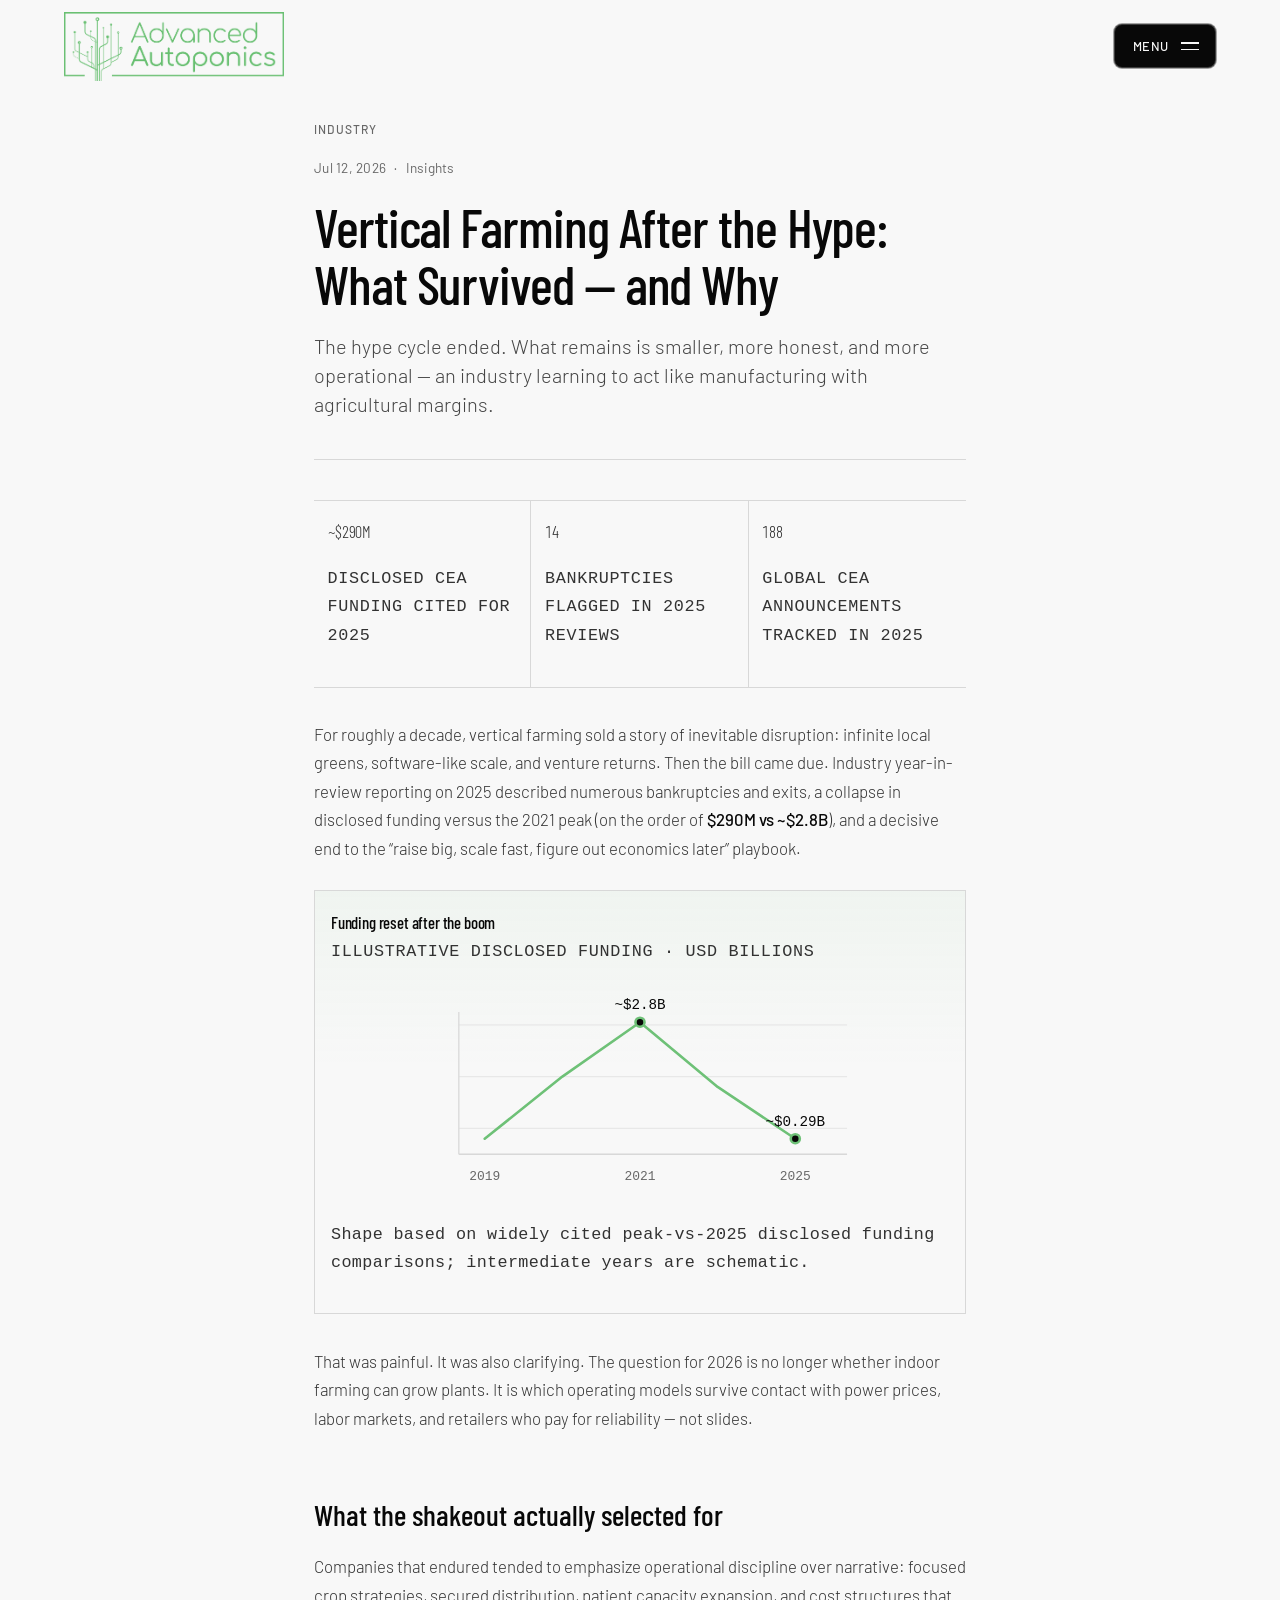
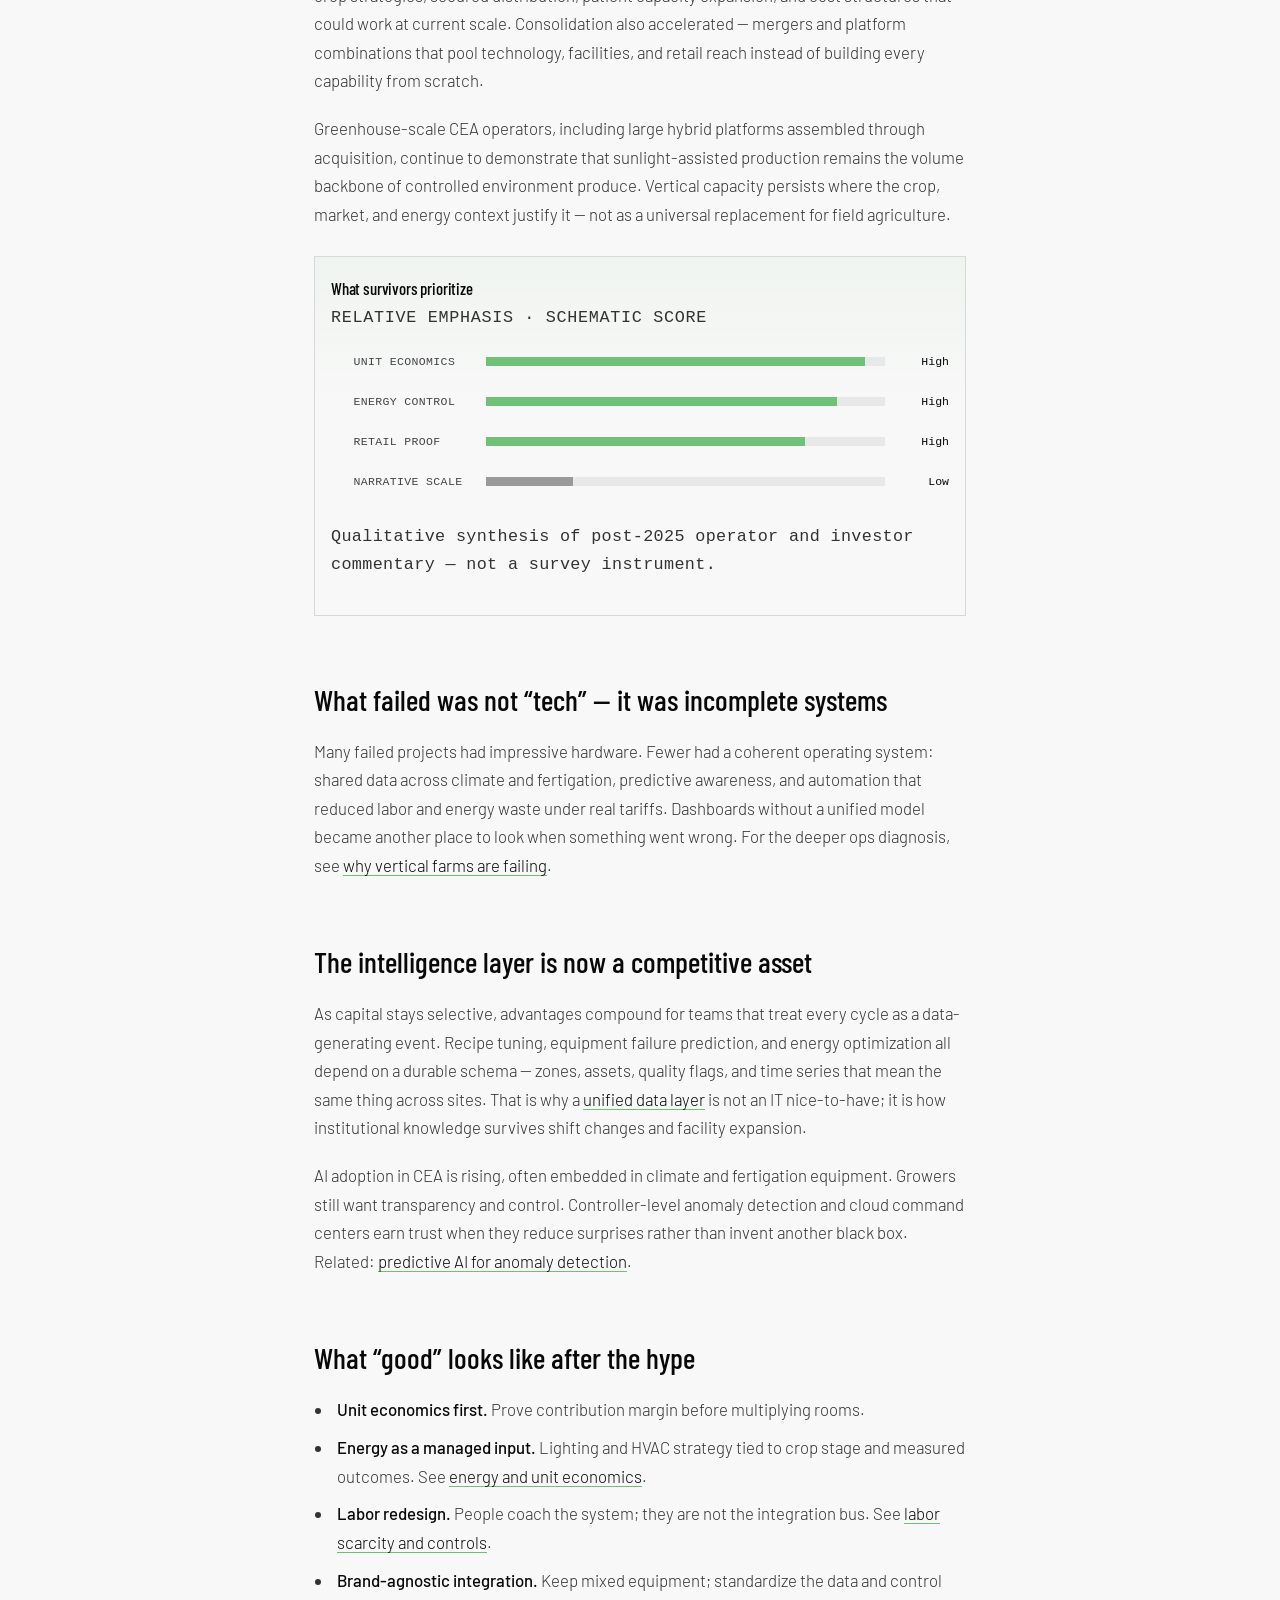
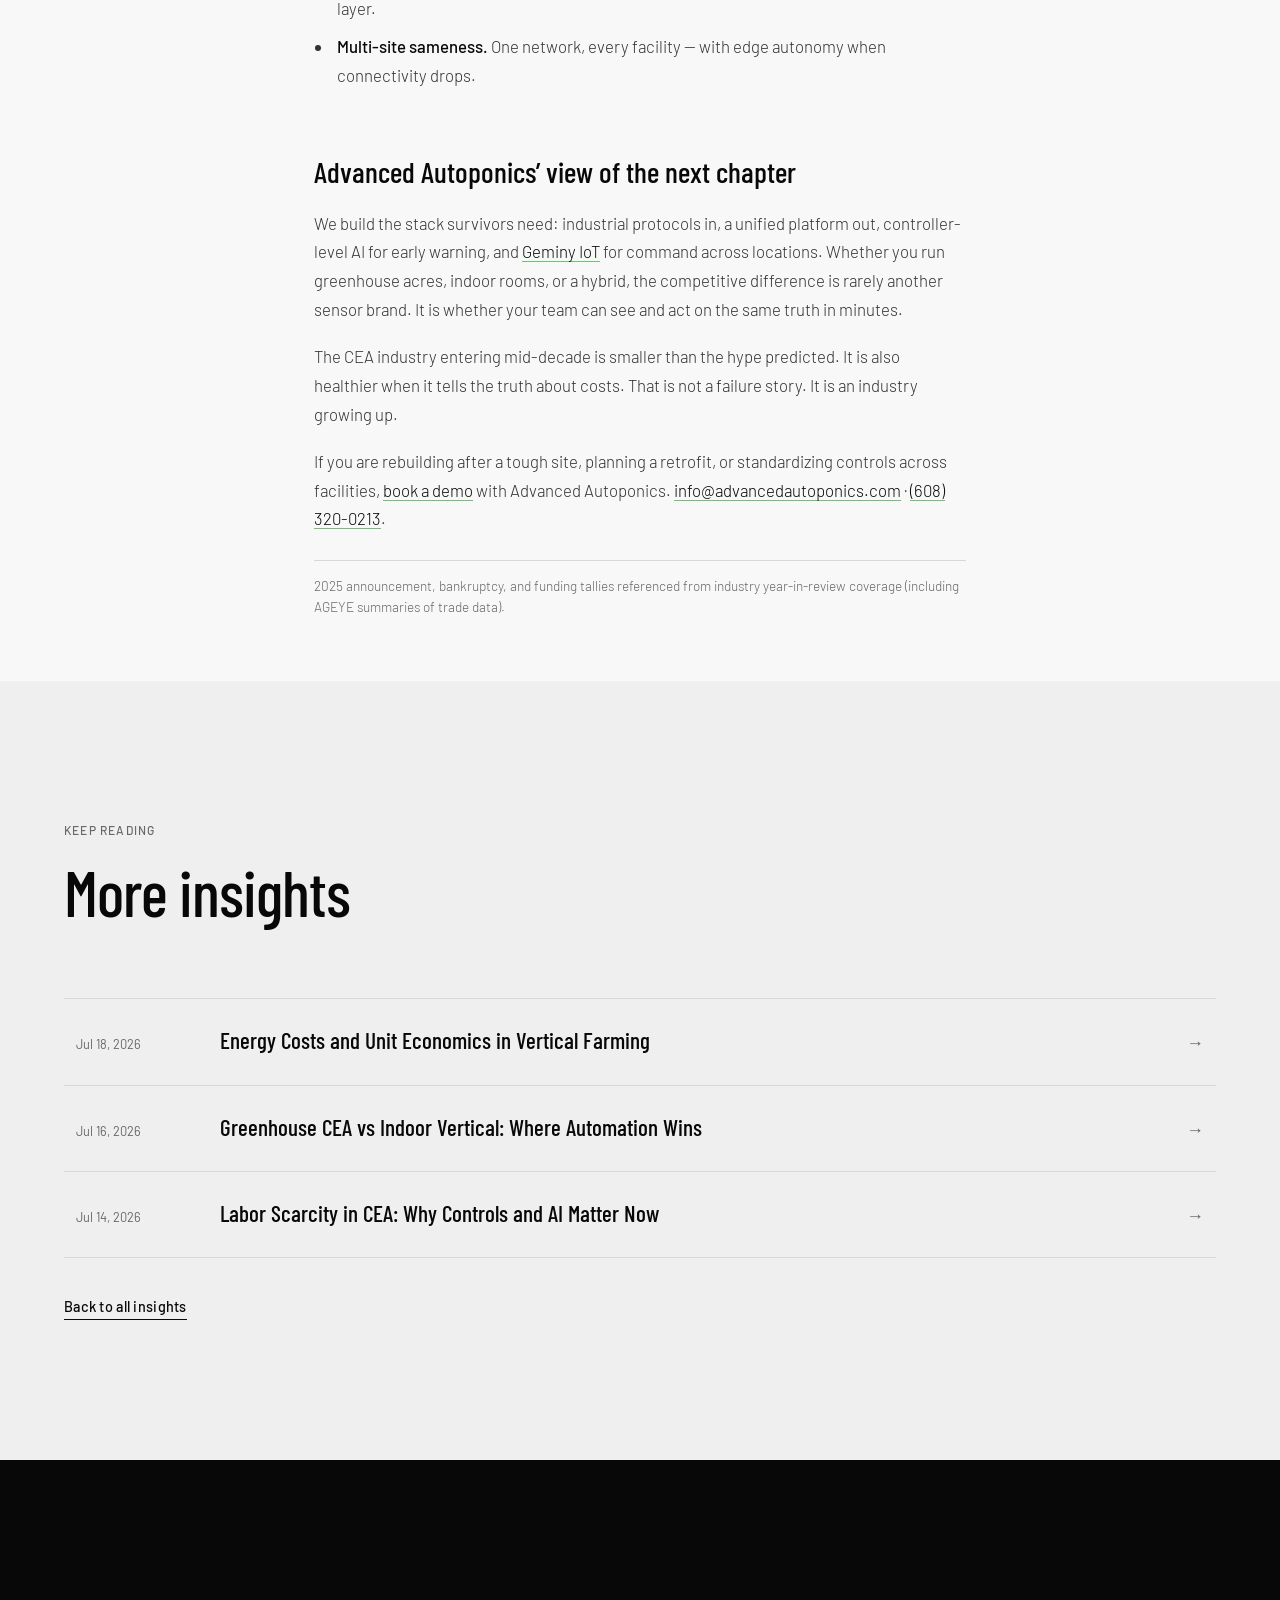
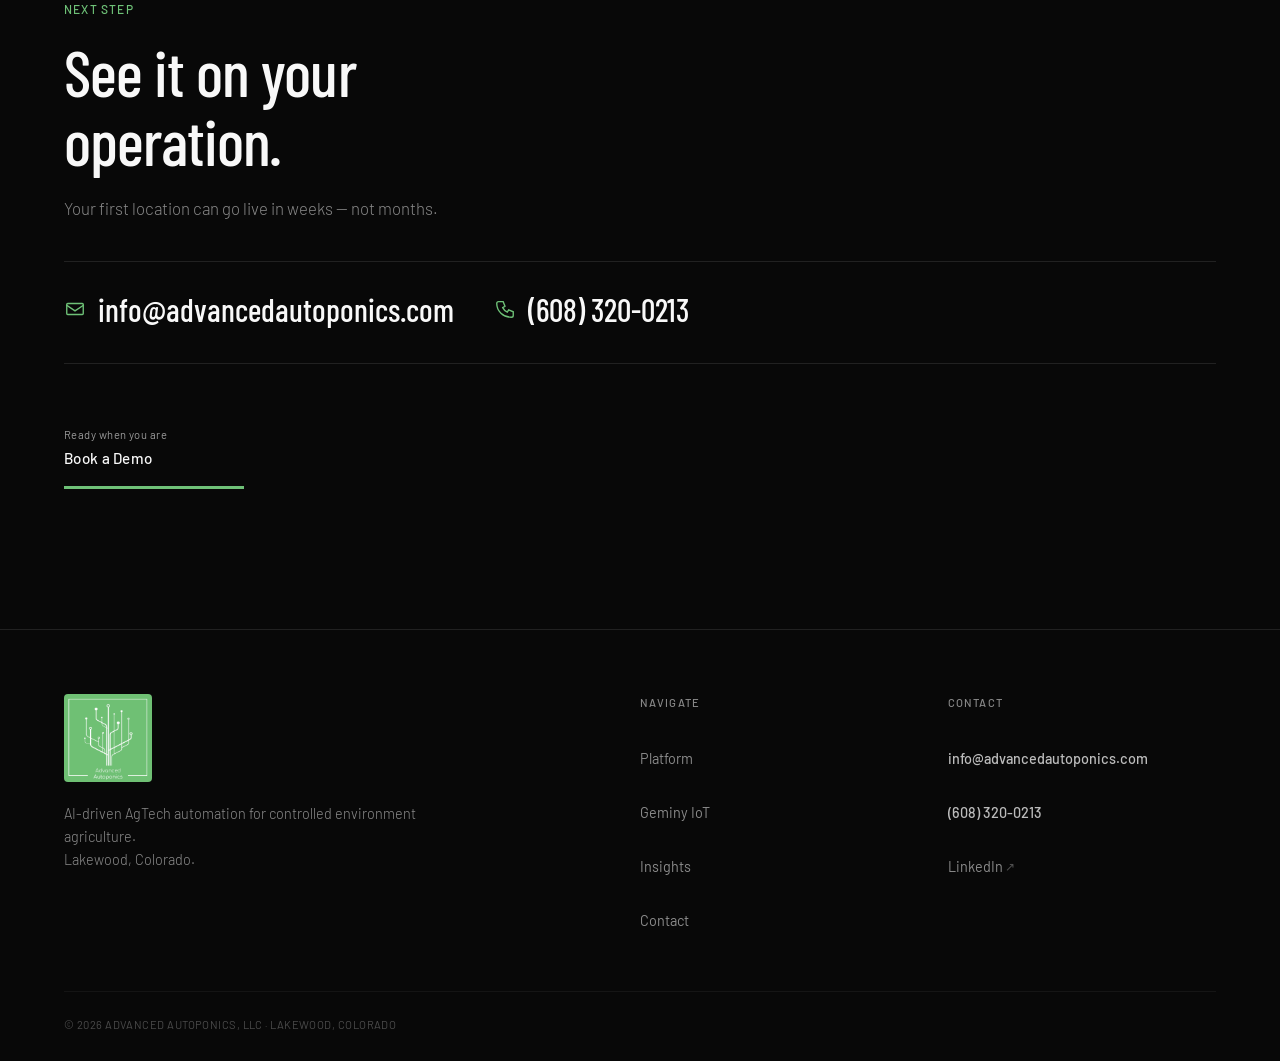
<file: articles/vertical-farming-after-the-hype/index.html>
<!DOCTYPE html>
<html lang="en">
<head>
  <meta charset="UTF-8" />
  <meta name="viewport" content="width=device-width, initial-scale=1.0, viewport-fit=cover" />
  <title>Vertical Farming After the Hype: What Survived — and Why | Advanced Autoponics</title>
  <meta name="description" content="What the 2025 vertical farming shakeout revealed about consolidation, profitability, and the operations discipline that defines CEA winners in 2026." />
  <meta name="robots" content="index, follow" />
  <meta name="theme-color" content="#080808" />
  <link rel="canonical" href="https://www.advancedautoponics.com/articles/vertical-farming-after-the-hype/" />
  <meta property="og:type" content="article" />
  <meta property="og:site_name" content="Advanced Autoponics" />
  <meta property="og:title" content="Vertical Farming After the Hype: What Survived — and Why" />
  <meta property="og:description" content="What the 2025 vertical farming shakeout revealed about consolidation, profitability, and the operations discipline that defines CEA winners in 2026." />
  <meta property="og:url" content="https://www.advancedautoponics.com/articles/vertical-farming-after-the-hype/" />
  <meta property="og:image" content="https://www.advancedautoponics.com/assets/og-image.png" />
  <meta property="og:locale" content="en_US" />
  <meta name="twitter:card" content="summary_large_image" />
  <meta name="twitter:title" content="Vertical Farming After the Hype: What Survived — and Why" />
  <meta name="twitter:description" content="What the 2025 vertical farming shakeout revealed about consolidation, profitability, and the operations discipline that defines CEA winners in 2026." />
  <meta name="twitter:image" content="https://www.advancedautoponics.com/assets/og-image.png" />
  <meta property="article:published_time" content="2026-07-12" />
  <link rel="preconnect" href="https://fonts.googleapis.com" />
  <link rel="preconnect" href="https://fonts.gstatic.com" crossorigin />
  <link href="https://fonts.googleapis.com/css2?family=Barlow+Condensed:wght@400;500;600&family=Barlow:ital,wght@0,300;0,400;0,500;0,600;1,400&display=swap" rel="stylesheet" />
  <link rel="stylesheet" href="/css/style.css" />
  <link rel="icon" href="/assets/favicon.png" type="image/png" />
  <link rel="apple-touch-icon" href="/assets/aa-logo-stacked.png" />
  <script type="application/ld+json">
{
  "@context": "https://schema.org",
  "@type": "Article",
  "headline": "Vertical Farming After the Hype: What Survived \u2014 and Why",
  "description": "What the 2025 vertical farming shakeout revealed about consolidation, profitability, and the operations discipline that defines CEA winners in 2026.",
  "datePublished": "2026-07-12",
  "dateModified": "2026-07-18",
  "author": {
    "@type": "Organization",
    "name": "Advanced Autoponics",
    "url": "https://www.advancedautoponics.com/"
  },
  "publisher": {
    "@type": "Organization",
    "name": "Advanced Autoponics",
    "logo": {
      "@type": "ImageObject",
      "url": "https://www.advancedautoponics.com/assets/aa-logo-stacked.png"
    }
  },
  "mainEntityOfPage": "https://www.advancedautoponics.com/articles/vertical-farming-after-the-hype/",
  "image": "https://www.advancedautoponics.com/assets/og-image.png"
}
  </script>
</head>
<body class="article-page">

  <a class="skip-link" href="#main-content">Skip to main content</a>

  <header class="site-header" id="top">
    <a class="brand" href="/" aria-label="Advanced Autoponics home">
      <img class="brand-logo" src="/assets/aa-logo-horizontal.png" alt="Advanced Autoponics logo" width="220" height="69" fetchpriority="high" decoding="async" />
    </a>
    <button class="menu-toggle" id="menuBtn" type="button" aria-label="Open menu" aria-expanded="false" aria-controls="siteNav">
      <span class="menu-toggle-label">Menu</span>
      <span class="menu-toggle-icon" aria-hidden="true"><span></span><span></span></span>
    </button>
  </header>

  <nav class="site-nav" id="siteNav" aria-label="Primary">
    <div class="site-nav-inner">
      <div class="site-nav-links">
        <p class="nav-section-label">Navigate</p>

        <a href="/#connectivity" data-nav><svg class="icon icon--nav" aria-hidden="true"><use href="#icon-globe"/></svg>Network</a>
        <a href="/#platform" data-nav><svg class="icon icon--nav" aria-hidden="true"><use href="#icon-layers"/></svg>Platform</a>
        <a href="/#geminy" data-nav><svg class="icon icon--nav" aria-hidden="true"><use href="#icon-grid"/></svg>Geminy IoT</a>
        <a href="/#problem" data-nav><svg class="icon icon--nav" aria-hidden="true"><use href="#icon-alert"/></svg>Why Us</a>
        <a href="/#solution" data-nav><svg class="icon icon--nav" aria-hidden="true"><use href="#icon-connect"/></svg>Solution</a>
        <a href="/#delivery" data-nav><svg class="icon icon--nav" aria-hidden="true"><use href="#icon-stack"/></svg>Deliver</a>
        <a href="/#insights" data-nav><svg class="icon icon--nav" aria-hidden="true"><use href="#icon-forecast"/></svg>Insights</a>
        <a href="/#contact" data-nav><svg class="icon icon--nav" aria-hidden="true"><use href="#icon-mail"/></svg>Contact</a>

      </div>
      <div class="site-nav-aside">
        <p class="nav-section-label">Get in touch</p>
        <a href="mailto:info@advancedautoponics.com"><svg class="icon icon--nav-sm" aria-hidden="true"><use href="#icon-mail"/></svg>info@advancedautoponics.com</a>
        <a href="tel:+16083200213"><svg class="icon icon--nav-sm" aria-hidden="true"><use href="#icon-phone"/></svg>(608) 320-0213</a>
        <a class="nav-cta" href="/#contact">Book a Demo</a>
      </div>
    </div>
  </nav>
  <div class="nav-backdrop" id="navBackdrop" hidden></div>

  <main id="main-content">
    <article class="article" aria-labelledby="article-title">
      <header class="article-hero">
        <p class="eyebrow reveal">Industry</p>
        <p class="article-meta reveal">
          <time datetime="2026-07-12">Jul 12, 2026</time>
          <span aria-hidden="true">·</span>
          <span>Insights</span>
        </p>
        <h1 id="article-title" class="article-title reveal">Vertical Farming After the Hype: What Survived — and Why</h1>
        <p class="article-lede reveal">The hype cycle ended. What remains is smaller, more honest, and more operational — an industry learning to act like manufacturing with agricultural margins.</p>
      </header>

      <div class="article-body reveal">
<div class="article-stats" role="group" aria-label="Key figures">
  <div class="article-stats__item"><p class="article-stats__value">~$290M</p><p class="article-stats__label">Disclosed CEA funding cited for 2025</p></div>
  <div class="article-stats__item"><p class="article-stats__value">14</p><p class="article-stats__label">Bankruptcies flagged in 2025 reviews</p></div>
  <div class="article-stats__item"><p class="article-stats__value">188</p><p class="article-stats__label">Global CEA announcements tracked in 2025</p></div>
</div>

<p>For roughly a decade, vertical farming sold a story of inevitable disruption: infinite local greens, software-like scale, and venture returns. Then the bill came due. Industry year-in-review reporting on 2025 described numerous bankruptcies and exits, a collapse in disclosed funding versus the 2021 peak (on the order of <strong>$290M vs ~$2.8B</strong>), and a decisive end to the “raise big, scale fast, figure out economics later” playbook.</p>

<figure class="article-chart" aria-labelledby="chart-hype-funding-title">
  <figcaption class="article-chart__title" id="chart-hype-funding-title">Funding reset after the boom</figcaption>
  <p class="article-chart__subtitle">Illustrative disclosed funding · USD billions</p>
  <svg class="article-chart__svg" viewBox="0 0 360 170" role="img" aria-label="Line chart showing funding rising to about 2.8 billion in 2021 then falling toward 0.29 billion in 2025">
    <line class="chart-grid" x1="40" y1="30" x2="340" y2="30"/>
    <line class="chart-grid" x1="40" y1="70" x2="340" y2="70"/>
    <line class="chart-grid" x1="40" y1="110" x2="340" y2="110"/>
    <line class="chart-axis" x1="40" y1="20" x2="40" y2="130"/>
    <line class="chart-axis" x1="40" y1="130" x2="340" y2="130"/>
    <polyline class="chart-line" points="60,118 120,70 180,28 240,78 300,118"/>
    <circle class="chart-dot" cx="180" cy="28" r="3.5"/>
    <circle class="chart-dot" cx="300" cy="118" r="3.5"/>
    <text class="chart-value" x="180" y="18" text-anchor="middle">~$2.8B</text>
    <text class="chart-value" x="300" y="108" text-anchor="middle">~$0.29B</text>
    <text x="60" y="150" text-anchor="middle">2019</text>
    <text x="180" y="150" text-anchor="middle">2021</text>
    <text x="300" y="150" text-anchor="middle">2025</text>
  </svg>
  <p class="article-chart__footnote">Shape based on widely cited peak-vs-2025 disclosed funding comparisons; intermediate years are schematic.</p>
</figure>

<p>That was painful. It was also clarifying. The question for 2026 is no longer whether indoor farming can grow plants. It is which operating models survive contact with power prices, labor markets, and retailers who pay for reliability — not slides.</p>

<h2>What the shakeout actually selected for</h2>
<p>Companies that endured tended to emphasize operational discipline over narrative: focused crop strategies, secured distribution, patient capacity expansion, and cost structures that could work at current scale. Consolidation also accelerated — mergers and platform combinations that pool technology, facilities, and retail reach instead of building every capability from scratch.</p>
<p>Greenhouse-scale CEA operators, including large hybrid platforms assembled through acquisition, continue to demonstrate that sunlight-assisted production remains the volume backbone of controlled environment produce. Vertical capacity persists where the crop, market, and energy context justify it — not as a universal replacement for field agriculture.</p>

<figure class="article-chart" aria-labelledby="chart-hype-survive-title">
  <figcaption class="article-chart__title" id="chart-hype-survive-title">What survivors prioritize</figcaption>
  <p class="article-chart__subtitle">Relative emphasis · schematic score</p>
  <ul class="article-chart__bars">
    <li class="article-chart__bar-row"><span class="article-chart__bar-label">Unit economics</span><span class="article-chart__bar-track"><span class="article-chart__bar-fill" style="--bar:95%"></span></span><span class="article-chart__bar-value">High</span></li>
    <li class="article-chart__bar-row"><span class="article-chart__bar-label">Energy control</span><span class="article-chart__bar-track"><span class="article-chart__bar-fill" style="--bar:88%"></span></span><span class="article-chart__bar-value">High</span></li>
    <li class="article-chart__bar-row"><span class="article-chart__bar-label">Retail proof</span><span class="article-chart__bar-track"><span class="article-chart__bar-fill" style="--bar:80%"></span></span><span class="article-chart__bar-value">High</span></li>
    <li class="article-chart__bar-row"><span class="article-chart__bar-label">Narrative scale</span><span class="article-chart__bar-track"><span class="article-chart__bar-fill article-chart__bar-fill--muted" style="--bar:22%"></span></span><span class="article-chart__bar-value">Low</span></li>
  </ul>
  <p class="article-chart__footnote">Qualitative synthesis of post-2025 operator and investor commentary — not a survey instrument.</p>
</figure>

<h2>What failed was not “tech” — it was incomplete systems</h2>
<p>Many failed projects had impressive hardware. Fewer had a coherent operating system: shared data across climate and fertigation, predictive awareness, and automation that reduced labor and energy waste under real tariffs. Dashboards without a unified model became another place to look when something went wrong. For the deeper ops diagnosis, see <a href="/articles/why-vertical-farms-are-failing/">why vertical farms are failing</a>.</p>

<h2>The intelligence layer is now a competitive asset</h2>
<p>As capital stays selective, advantages compound for teams that treat every cycle as a data-generating event. Recipe tuning, equipment failure prediction, and energy optimization all depend on a durable schema — zones, assets, quality flags, and time series that mean the same thing across sites. That is why a <a href="/articles/unified-data-layer-for-greenhouses/">unified data layer</a> is not an IT nice-to-have; it is how institutional knowledge survives shift changes and facility expansion.</p>
<p>AI adoption in CEA is rising, often embedded in climate and fertigation equipment. Growers still want transparency and control. Controller-level anomaly detection and cloud command centers earn trust when they reduce surprises rather than invent another black box. Related: <a href="/articles/predictive-ai-for-grow-room-anomaly-detection/">predictive AI for anomaly detection</a>.</p>

<h2>What “good” looks like after the hype</h2>
<ul>
  <li><strong>Unit economics first.</strong> Prove contribution margin before multiplying rooms.</li>
  <li><strong>Energy as a managed input.</strong> Lighting and HVAC strategy tied to crop stage and measured outcomes. See <a href="/articles/vertical-farming-energy-unit-economics/">energy and unit economics</a>.</li>
  <li><strong>Labor redesign.</strong> People coach the system; they are not the integration bus. See <a href="/articles/cea-labor-shortage-controls-ai/">labor scarcity and controls</a>.</li>
  <li><strong>Brand-agnostic integration.</strong> Keep mixed equipment; standardize the data and control layer.</li>
  <li><strong>Multi-site sameness.</strong> One network, every facility — with edge autonomy when connectivity drops.</li>
</ul>

<h2>Advanced Autoponics’ view of the next chapter</h2>
<p>We build the stack survivors need: industrial protocols in, a unified platform out, controller-level AI for early warning, and <a href="/#geminy">Geminy IoT</a> for command across locations. Whether you run greenhouse acres, indoor rooms, or a hybrid, the competitive difference is rarely another sensor brand. It is whether your team can see and act on the same truth in minutes.</p>
<p>The CEA industry entering mid-decade is smaller than the hype predicted. It is also healthier when it tells the truth about costs. That is not a failure story. It is an industry growing up.</p>

<p>If you are rebuilding after a tough site, planning a retrofit, or standardizing controls across facilities, <a href="/#contact">book a demo</a> with Advanced Autoponics. <a href="mailto:info@advancedautoponics.com">info@advancedautoponics.com</a> · <a href="tel:+16083200213">(608) 320-0213</a>.</p>
<p class="article-footnote">2025 announcement, bankruptcy, and funding tallies referenced from industry year-in-review coverage (including AGEYE summaries of trade data).</p>

      </div>
    </article>

    <section class="section section--muted article-related" aria-labelledby="related-title">
      <div class="section-head reveal">
        <p class="eyebrow">Keep reading</p>
        <h2 class="section-title" id="related-title">More insights</h2>
      </div>
      <div class="news-list">
        <a class="news-item reveal" href="/articles/vertical-farming-energy-unit-economics/"><time datetime="2026-07-18">Jul 18, 2026</time><span class="news-title">Energy Costs and Unit Economics in Vertical Farming</span><span class="news-arrow" aria-hidden="true">→</span></a>
        <a class="news-item reveal" href="/articles/greenhouse-vs-vertical-farming-automation/"><time datetime="2026-07-16">Jul 16, 2026</time><span class="news-title">Greenhouse CEA vs Indoor Vertical: Where Automation Wins</span><span class="news-arrow" aria-hidden="true">→</span></a>
        <a class="news-item reveal" href="/articles/cea-labor-shortage-controls-ai/"><time datetime="2026-07-14">Jul 14, 2026</time><span class="news-title">Labor Scarcity in CEA: Why Controls and AI Matter Now</span><span class="news-arrow" aria-hidden="true">→</span></a>
      </div>
      <p class="article-back reveal"><a class="text-link" href="/#insights">Back to all insights</a></p>
    </section>

    <section class="contact" id="contact" aria-labelledby="contact-title">
      <p class="eyebrow reveal">Next step</p>
      <h2 class="contact-title reveal" id="contact-title">See it on your operation.</h2>
      <p class="contact-sub reveal">Your first location can go live in weeks — not months.</p>
      <div class="contact-actions reveal">
        <a href="mailto:info@advancedautoponics.com" class="contact-link"><svg class="icon icon--contact" aria-hidden="true"><use href="#icon-mail"/></svg>info@advancedautoponics.com</a>
        <a href="tel:+16083200213" class="contact-link"><svg class="icon icon--contact" aria-hidden="true"><use href="#icon-phone"/></svg>(608) 320-0213</a>
      </div>
      <a href="mailto:info@advancedautoponics.com" class="btn btn-accent reveal" data-magnetic>
        <span class="btn-kicker">Ready when you are</span>
        <span class="btn-label">Book a Demo</span>
      </a>
    </section>
  </main>

  <footer class="site-footer" role="contentinfo">
    <div class="footer-grid">
      <div class="footer-brand">
        <img class="footer-logo" src="/assets/aa-logo-stacked.png" alt="Advanced Autoponics logo" width="96" height="96" loading="lazy" decoding="async" />
        <p>AI-driven AgTech automation for controlled environment agriculture.<br />Lakewood, Colorado.</p>
      </div>
      <nav class="footer-col" aria-label="Footer">
        <p class="footer-label">Navigate</p>
        <a href="/#platform">Platform</a>
        <a href="/#geminy">Geminy IoT</a>
        <a href="/#insights">Insights</a>
        <a href="/#contact">Contact</a>
      </nav>
      <div class="footer-col">
        <p class="footer-label">Contact</p>
        <a href="mailto:info@advancedautoponics.com">info@advancedautoponics.com</a>
        <a href="tel:+16083200213">(608) 320-0213</a>
        <a href="https://www.linkedin.com/company/advanced-autoponics-llc" target="_blank" rel="noopener noreferrer">LinkedIn<span class="external-indicator" aria-hidden="true">↗</span></a>
      </div>
    </div>
    <p class="footer-copy">© 2026 Advanced Autoponics, LLC · Lakewood, Colorado</p>
  </footer>


  <svg xmlns="http://www.w3.org/2000/svg" class="icon-sprite" aria-hidden="true">
    <defs>
      <symbol id="icon-layers" viewBox="0 0 24 24"><path d="M12 3L3 8l9 5 9-5-9-5z"/><path d="M3 13l9 5 9-5"/><path d="M3 18l9 5 9-5"/></symbol>
      <symbol id="icon-pulse" viewBox="0 0 24 24"><path d="M2 12h4l2-6 4 12 3-8h7"/><circle cx="20" cy="8" r="2"/></symbol>
      <symbol id="icon-forecast" viewBox="0 0 24 24"><path d="M3 17l6-6 4 4 8-10"/><path d="M17 5h4v4"/></symbol>
      <symbol id="icon-mail" viewBox="0 0 24 24"><rect x="3" y="6" width="18" height="12" rx="1"/><path d="M3 8l9 6 9-6"/></symbol>
      <symbol id="icon-phone" viewBox="0 0 24 24"><path d="M6 4h4l2 5-2.5 1.5a11 11 0 005 5L16 13l5 2v4a2 2 0 01-2 2C9.8 21 3 14.2 3 6a2 2 0 012-2z"/></symbol>
      <symbol id="icon-globe" viewBox="0 0 24 24"><circle cx="12" cy="12" r="9"/><path d="M3 12h18"/><path d="M12 3a14 14 0 010 18"/><path d="M12 3a14 14 0 000 18"/></symbol>
      <symbol id="icon-grid" viewBox="0 0 24 24"><rect x="3" y="3" width="7" height="7"/><rect x="14" y="3" width="7" height="7"/><rect x="3" y="14" width="7" height="7"/><rect x="14" y="14" width="7" height="7"/></symbol>
      <symbol id="icon-alert" viewBox="0 0 24 24"><path d="M12 4L3 20h18L12 4z"/><path d="M12 10v4"/><circle cx="12" cy="17" r="0.5" fill="currentColor" stroke="none"/></symbol>
      <symbol id="icon-connect" viewBox="0 0 24 24"><circle cx="6" cy="6" r="2.5"/><circle cx="18" cy="6" r="2.5"/><circle cx="6" cy="18" r="2.5"/><circle cx="18" cy="18" r="2.5"/><path d="M8.5 6h7M6 8.5v7M18 8.5v7M8.5 18h7"/></symbol>
      <symbol id="icon-stack" viewBox="0 0 24 24"><rect x="4" y="4" width="16" height="4"/><rect x="4" y="10" width="16" height="4"/><rect x="4" y="16" width="16" height="4"/></symbol>
    </defs>
  </svg>

  <script src="/js/main.js"></script>
  <script src="/assets/analytics.js" defer></script>
</body>
</html>
</file>
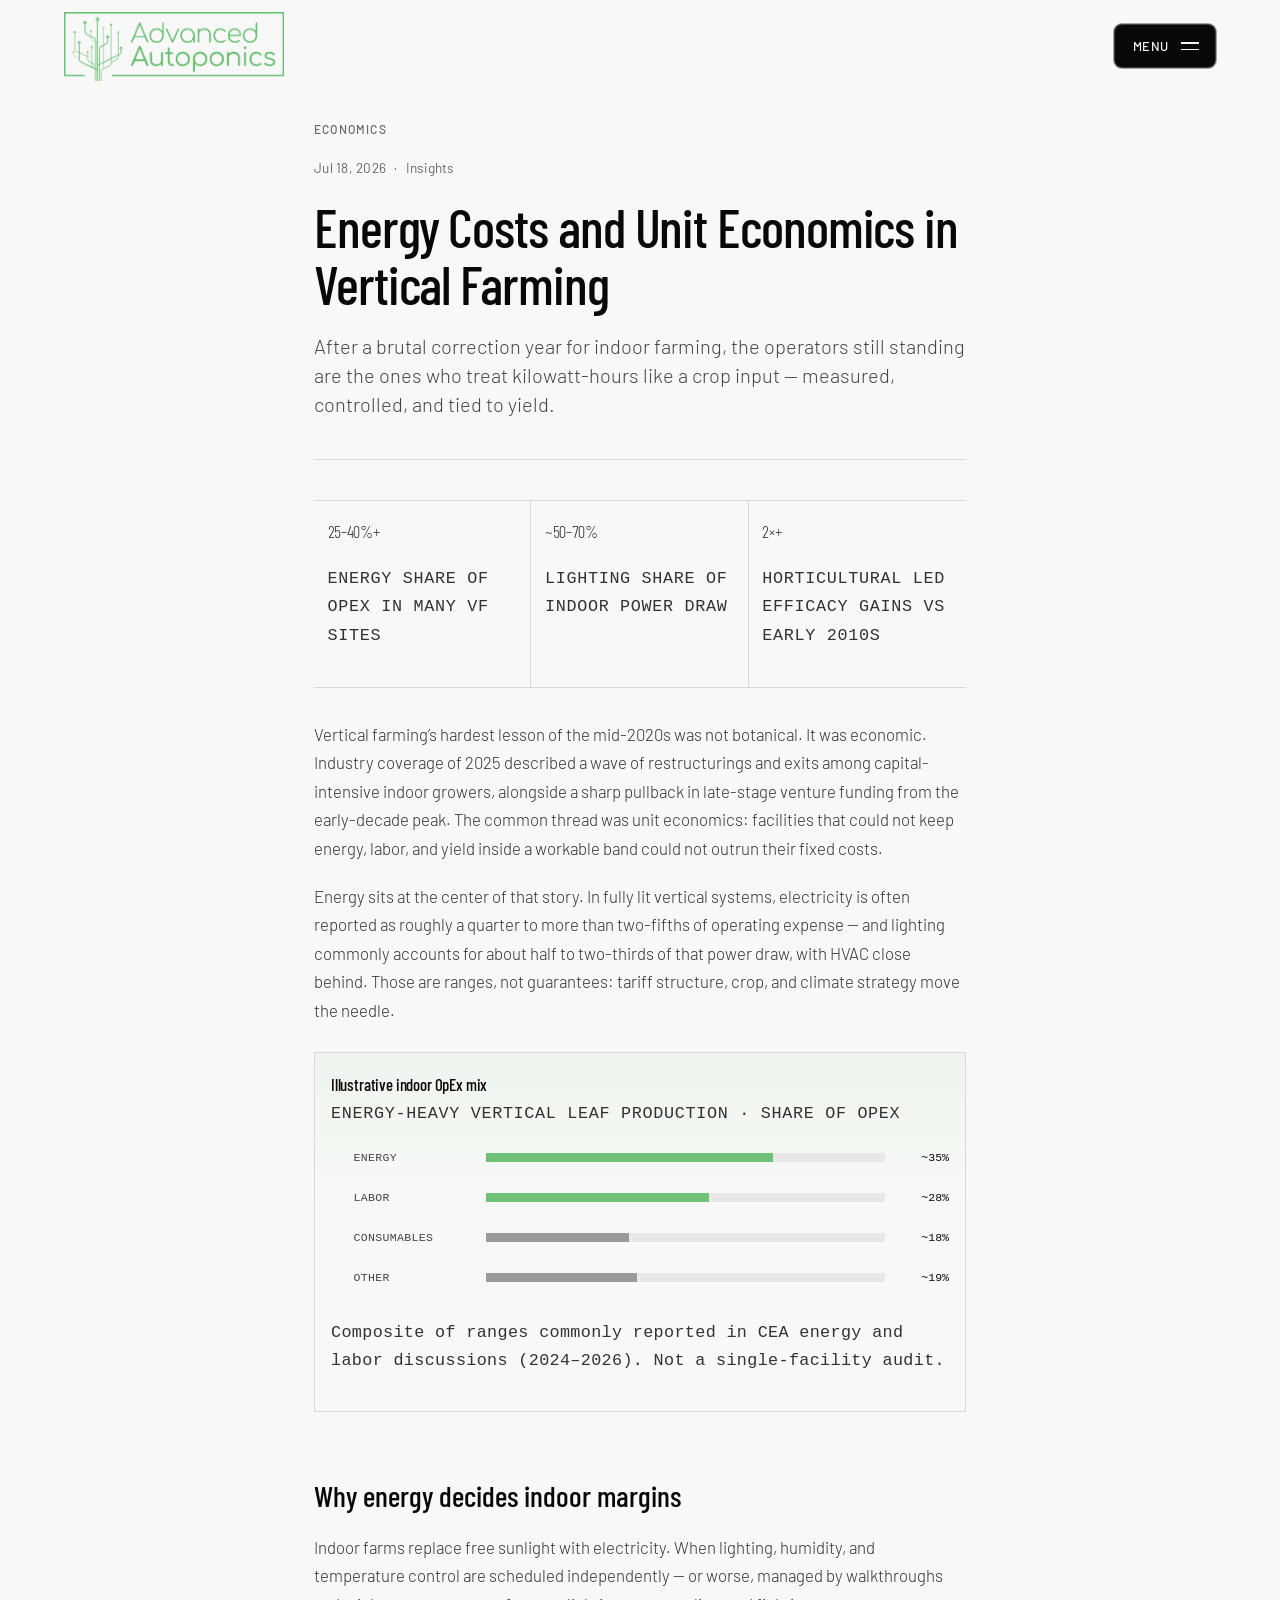
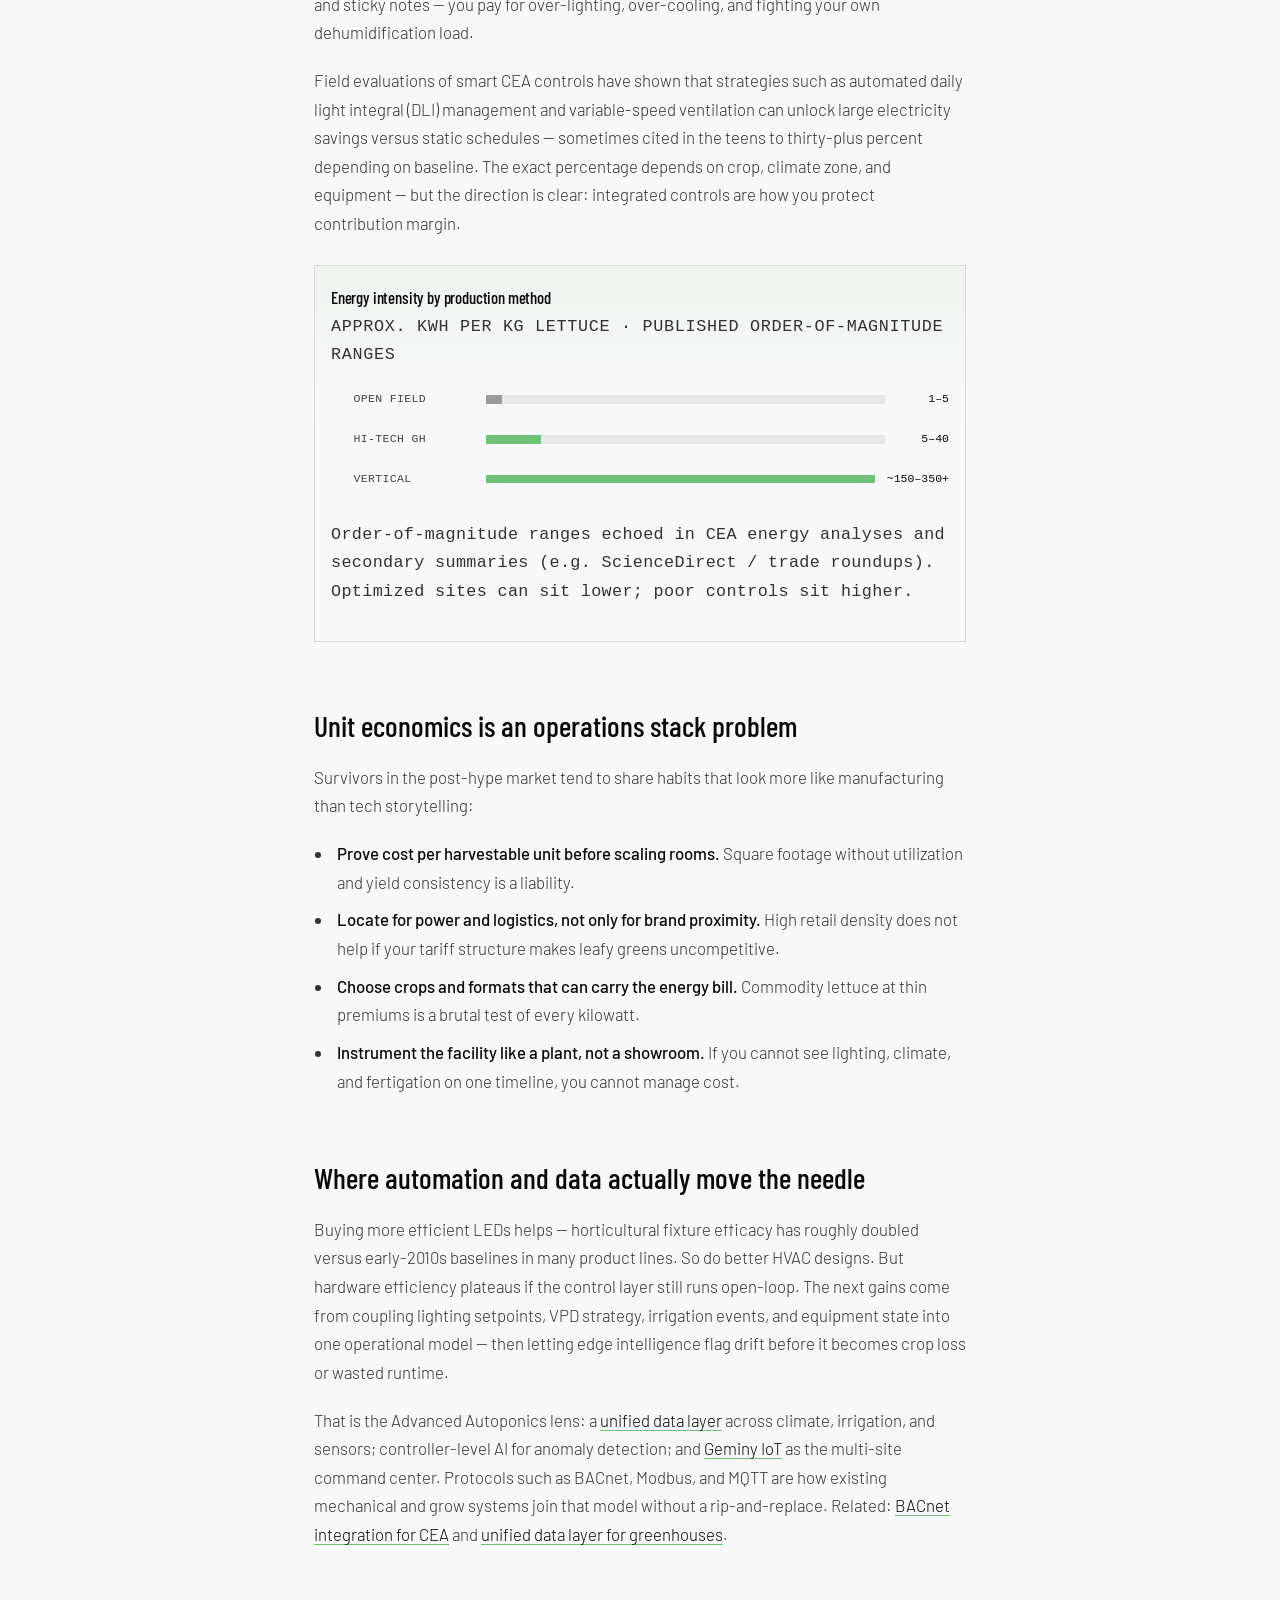
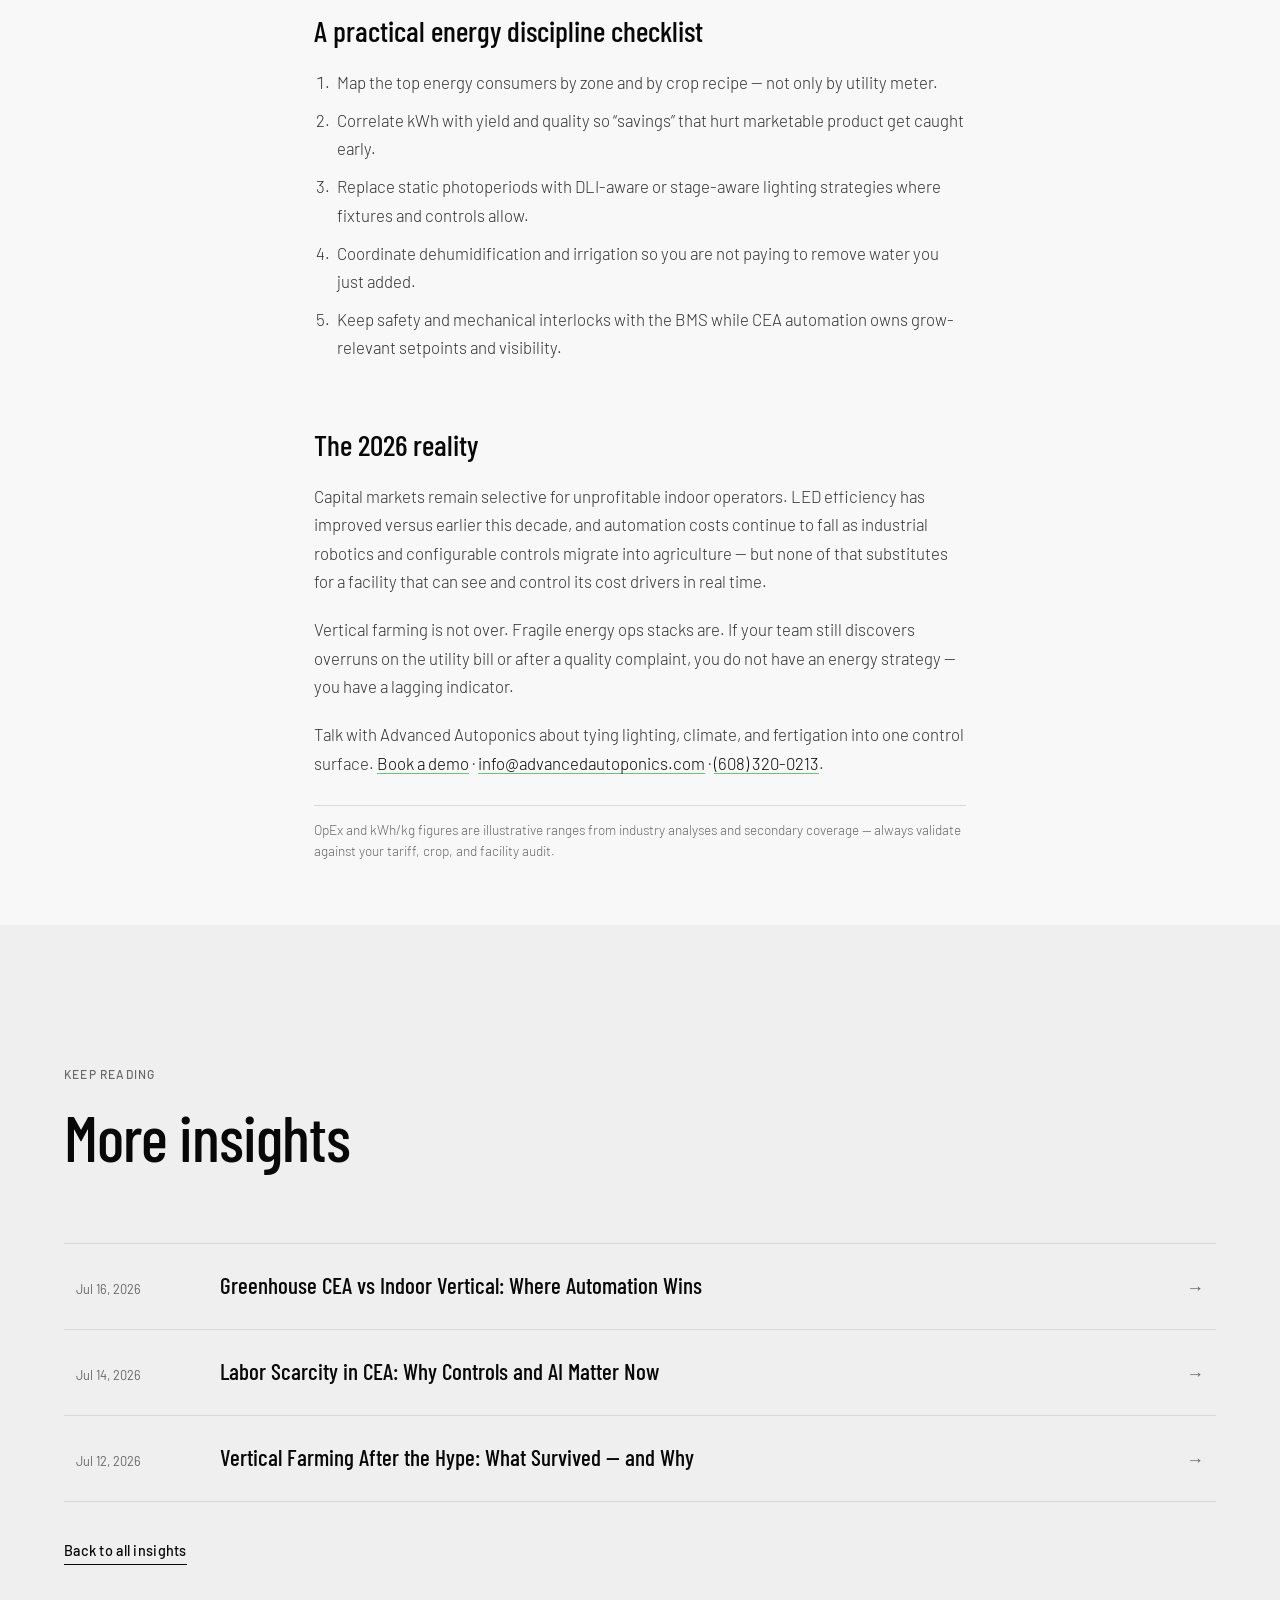
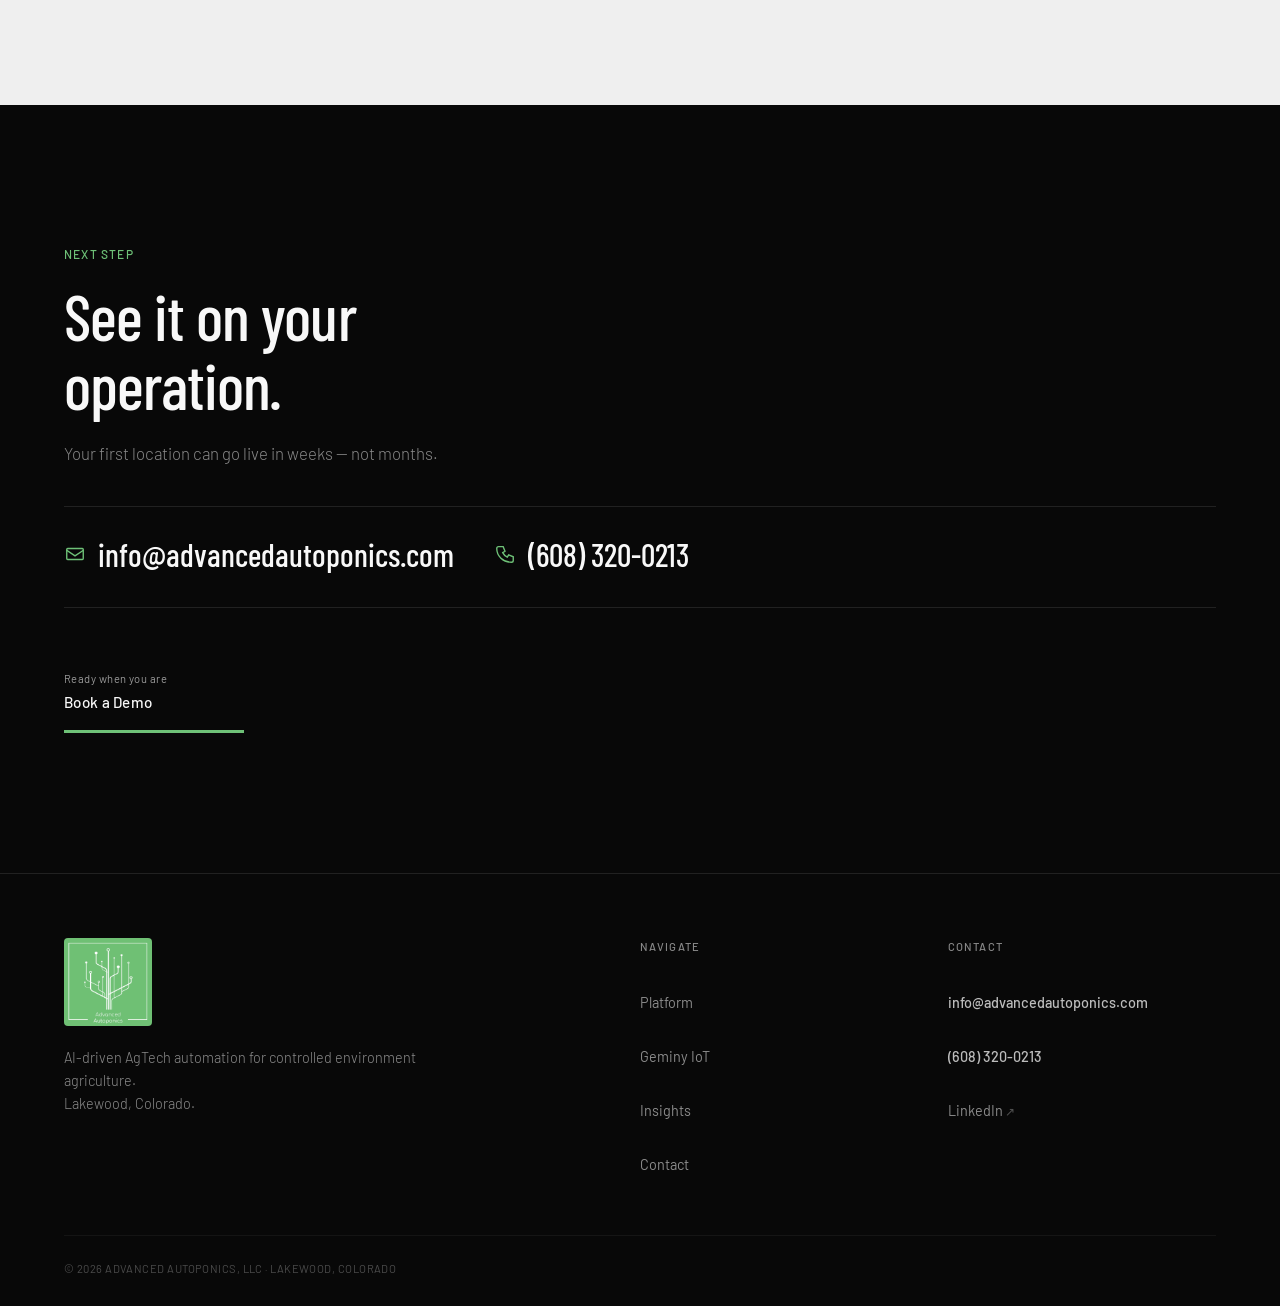
<file: articles/vertical-farming-energy-unit-economics/index.html>
<!DOCTYPE html>
<html lang="en">
<head>
  <meta charset="UTF-8" />
  <meta name="viewport" content="width=device-width, initial-scale=1.0, viewport-fit=cover" />
  <title>Energy Costs and Unit Economics in Vertical Farming | Advanced Autoponics</title>
  <meta name="description" content="How energy, lighting, and climate controls shape vertical farming unit economics after the 2025 industry reset — and what operators can do now." />
  <meta name="robots" content="index, follow" />
  <meta name="theme-color" content="#080808" />
  <link rel="canonical" href="https://www.advancedautoponics.com/articles/vertical-farming-energy-unit-economics/" />
  <meta property="og:type" content="article" />
  <meta property="og:site_name" content="Advanced Autoponics" />
  <meta property="og:title" content="Energy Costs and Unit Economics in Vertical Farming" />
  <meta property="og:description" content="How energy, lighting, and climate controls shape vertical farming unit economics after the 2025 industry reset — and what operators can do now." />
  <meta property="og:url" content="https://www.advancedautoponics.com/articles/vertical-farming-energy-unit-economics/" />
  <meta property="og:image" content="https://www.advancedautoponics.com/assets/og-image.png" />
  <meta property="og:locale" content="en_US" />
  <meta name="twitter:card" content="summary_large_image" />
  <meta name="twitter:title" content="Energy Costs and Unit Economics in Vertical Farming" />
  <meta name="twitter:description" content="How energy, lighting, and climate controls shape vertical farming unit economics after the 2025 industry reset — and what operators can do now." />
  <meta name="twitter:image" content="https://www.advancedautoponics.com/assets/og-image.png" />
  <meta property="article:published_time" content="2026-07-18" />
  <link rel="preconnect" href="https://fonts.googleapis.com" />
  <link rel="preconnect" href="https://fonts.gstatic.com" crossorigin />
  <link href="https://fonts.googleapis.com/css2?family=Barlow+Condensed:wght@400;500;600&family=Barlow:ital,wght@0,300;0,400;0,500;0,600;1,400&display=swap" rel="stylesheet" />
  <link rel="stylesheet" href="/css/style.css" />
  <link rel="icon" href="/assets/favicon.png" type="image/png" />
  <link rel="apple-touch-icon" href="/assets/aa-logo-stacked.png" />
  <script type="application/ld+json">
{
  "@context": "https://schema.org",
  "@type": "Article",
  "headline": "Energy Costs and Unit Economics in Vertical Farming",
  "description": "How energy, lighting, and climate controls shape vertical farming unit economics after the 2025 industry reset \u2014 and what operators can do now.",
  "datePublished": "2026-07-18",
  "dateModified": "2026-07-18",
  "author": {
    "@type": "Organization",
    "name": "Advanced Autoponics",
    "url": "https://www.advancedautoponics.com/"
  },
  "publisher": {
    "@type": "Organization",
    "name": "Advanced Autoponics",
    "logo": {
      "@type": "ImageObject",
      "url": "https://www.advancedautoponics.com/assets/aa-logo-stacked.png"
    }
  },
  "mainEntityOfPage": "https://www.advancedautoponics.com/articles/vertical-farming-energy-unit-economics/",
  "image": "https://www.advancedautoponics.com/assets/og-image.png"
}
  </script>
</head>
<body class="article-page">

  <a class="skip-link" href="#main-content">Skip to main content</a>

  <header class="site-header" id="top">
    <a class="brand" href="/" aria-label="Advanced Autoponics home">
      <img class="brand-logo" src="/assets/aa-logo-horizontal.png" alt="Advanced Autoponics logo" width="220" height="69" fetchpriority="high" decoding="async" />
    </a>
    <button class="menu-toggle" id="menuBtn" type="button" aria-label="Open menu" aria-expanded="false" aria-controls="siteNav">
      <span class="menu-toggle-label">Menu</span>
      <span class="menu-toggle-icon" aria-hidden="true"><span></span><span></span></span>
    </button>
  </header>

  <nav class="site-nav" id="siteNav" aria-label="Primary">
    <div class="site-nav-inner">
      <div class="site-nav-links">
        <p class="nav-section-label">Navigate</p>

        <a href="/#connectivity" data-nav><svg class="icon icon--nav" aria-hidden="true"><use href="#icon-globe"/></svg>Network</a>
        <a href="/#platform" data-nav><svg class="icon icon--nav" aria-hidden="true"><use href="#icon-layers"/></svg>Platform</a>
        <a href="/#geminy" data-nav><svg class="icon icon--nav" aria-hidden="true"><use href="#icon-grid"/></svg>Geminy IoT</a>
        <a href="/#problem" data-nav><svg class="icon icon--nav" aria-hidden="true"><use href="#icon-alert"/></svg>Why Us</a>
        <a href="/#solution" data-nav><svg class="icon icon--nav" aria-hidden="true"><use href="#icon-connect"/></svg>Solution</a>
        <a href="/#delivery" data-nav><svg class="icon icon--nav" aria-hidden="true"><use href="#icon-stack"/></svg>Deliver</a>
        <a href="/#insights" data-nav><svg class="icon icon--nav" aria-hidden="true"><use href="#icon-forecast"/></svg>Insights</a>
        <a href="/#contact" data-nav><svg class="icon icon--nav" aria-hidden="true"><use href="#icon-mail"/></svg>Contact</a>

      </div>
      <div class="site-nav-aside">
        <p class="nav-section-label">Get in touch</p>
        <a href="mailto:info@advancedautoponics.com"><svg class="icon icon--nav-sm" aria-hidden="true"><use href="#icon-mail"/></svg>info@advancedautoponics.com</a>
        <a href="tel:+16083200213"><svg class="icon icon--nav-sm" aria-hidden="true"><use href="#icon-phone"/></svg>(608) 320-0213</a>
        <a class="nav-cta" href="/#contact">Book a Demo</a>
      </div>
    </div>
  </nav>
  <div class="nav-backdrop" id="navBackdrop" hidden></div>

  <main id="main-content">
    <article class="article" aria-labelledby="article-title">
      <header class="article-hero">
        <p class="eyebrow reveal">Economics</p>
        <p class="article-meta reveal">
          <time datetime="2026-07-18">Jul 18, 2026</time>
          <span aria-hidden="true">·</span>
          <span>Insights</span>
        </p>
        <h1 id="article-title" class="article-title reveal">Energy Costs and Unit Economics in Vertical Farming</h1>
        <p class="article-lede reveal">After a brutal correction year for indoor farming, the operators still standing are the ones who treat kilowatt-hours like a crop input — measured, controlled, and tied to yield.</p>
      </header>

      <div class="article-body reveal">
<div class="article-stats" role="group" aria-label="Key figures">
  <div class="article-stats__item"><p class="article-stats__value">25–40%+</p><p class="article-stats__label">Energy share of OpEx in many VF sites</p></div>
  <div class="article-stats__item"><p class="article-stats__value">~50–70%</p><p class="article-stats__label">Lighting share of indoor power draw</p></div>
  <div class="article-stats__item"><p class="article-stats__value">2×+</p><p class="article-stats__label">Horticultural LED efficacy gains vs early 2010s</p></div>
</div>

<p>Vertical farming’s hardest lesson of the mid-2020s was not botanical. It was economic. Industry coverage of 2025 described a wave of restructurings and exits among capital-intensive indoor growers, alongside a sharp pullback in late-stage venture funding from the early-decade peak. The common thread was unit economics: facilities that could not keep energy, labor, and yield inside a workable band could not outrun their fixed costs.</p>

<p>Energy sits at the center of that story. In fully lit vertical systems, electricity is often reported as roughly a quarter to more than two-fifths of operating expense — and lighting commonly accounts for about half to two-thirds of that power draw, with HVAC close behind. Those are ranges, not guarantees: tariff structure, crop, and climate strategy move the needle.</p>

<figure class="article-chart" aria-labelledby="chart-energy-opex-title">
  <figcaption class="article-chart__title" id="chart-energy-opex-title">Illustrative indoor OpEx mix</figcaption>
  <p class="article-chart__subtitle">Energy-heavy vertical leaf production · share of OpEx</p>
  <ul class="article-chart__bars">
    <li class="article-chart__bar-row"><span class="article-chart__bar-label">Energy</span><span class="article-chart__bar-track"><span class="article-chart__bar-fill" style="--bar:72%"></span></span><span class="article-chart__bar-value">~35%</span></li>
    <li class="article-chart__bar-row"><span class="article-chart__bar-label">Labor</span><span class="article-chart__bar-track"><span class="article-chart__bar-fill" style="--bar:56%"></span></span><span class="article-chart__bar-value">~28%</span></li>
    <li class="article-chart__bar-row"><span class="article-chart__bar-label">Consumables</span><span class="article-chart__bar-track"><span class="article-chart__bar-fill article-chart__bar-fill--muted" style="--bar:36%"></span></span><span class="article-chart__bar-value">~18%</span></li>
    <li class="article-chart__bar-row"><span class="article-chart__bar-label">Other</span><span class="article-chart__bar-track"><span class="article-chart__bar-fill article-chart__bar-fill--muted" style="--bar:38%"></span></span><span class="article-chart__bar-value">~19%</span></li>
  </ul>
  <p class="article-chart__footnote">Composite of ranges commonly reported in CEA energy and labor discussions (2024–2026). Not a single-facility audit.</p>
</figure>

<h2>Why energy decides indoor margins</h2>
<p>Indoor farms replace free sunlight with electricity. When lighting, humidity, and temperature control are scheduled independently — or worse, managed by walkthroughs and sticky notes — you pay for over-lighting, over-cooling, and fighting your own dehumidification load.</p>
<p>Field evaluations of smart CEA controls have shown that strategies such as automated daily light integral (DLI) management and variable-speed ventilation can unlock large electricity savings versus static schedules — sometimes cited in the teens to thirty-plus percent depending on baseline. The exact percentage depends on crop, climate zone, and equipment — but the direction is clear: integrated controls are how you protect contribution margin.</p>

<figure class="article-chart" aria-labelledby="chart-kwh-compare-title">
  <figcaption class="article-chart__title" id="chart-kwh-compare-title">Energy intensity by production method</figcaption>
  <p class="article-chart__subtitle">Approx. kWh per kg lettuce · published order-of-magnitude ranges</p>
  <ul class="article-chart__bars">
    <li class="article-chart__bar-row"><span class="article-chart__bar-label">Open field</span><span class="article-chart__bar-track"><span class="article-chart__bar-fill article-chart__bar-fill--muted" style="--bar:4%"></span></span><span class="article-chart__bar-value">1–5</span></li>
    <li class="article-chart__bar-row"><span class="article-chart__bar-label">Hi-tech GH</span><span class="article-chart__bar-track"><span class="article-chart__bar-fill" style="--bar:14%"></span></span><span class="article-chart__bar-value">5–40</span></li>
    <li class="article-chart__bar-row"><span class="article-chart__bar-label">Vertical</span><span class="article-chart__bar-track"><span class="article-chart__bar-fill" style="--bar:100%"></span></span><span class="article-chart__bar-value">~150–350+</span></li>
  </ul>
  <p class="article-chart__footnote">Order-of-magnitude ranges echoed in CEA energy analyses and secondary summaries (e.g. ScienceDirect / trade roundups). Optimized sites can sit lower; poor controls sit higher.</p>
</figure>

<h2>Unit economics is an operations stack problem</h2>
<p>Survivors in the post-hype market tend to share habits that look more like manufacturing than tech storytelling:</p>
<ul>
  <li><strong>Prove cost per harvestable unit before scaling rooms.</strong> Square footage without utilization and yield consistency is a liability.</li>
  <li><strong>Locate for power and logistics, not only for brand proximity.</strong> High retail density does not help if your tariff structure makes leafy greens uncompetitive.</li>
  <li><strong>Choose crops and formats that can carry the energy bill.</strong> Commodity lettuce at thin premiums is a brutal test of every kilowatt.</li>
  <li><strong>Instrument the facility like a plant, not a showroom.</strong> If you cannot see lighting, climate, and fertigation on one timeline, you cannot manage cost.</li>
</ul>

<h2>Where automation and data actually move the needle</h2>
<p>Buying more efficient LEDs helps — horticultural fixture efficacy has roughly doubled versus early-2010s baselines in many product lines. So do better HVAC designs. But hardware efficiency plateaus if the control layer still runs open-loop. The next gains come from coupling lighting setpoints, VPD strategy, irrigation events, and equipment state into one operational model — then letting edge intelligence flag drift before it becomes crop loss or wasted runtime.</p>
<p>That is the Advanced Autoponics lens: a <a href="/#platform">unified data layer</a> across climate, irrigation, and sensors; controller-level AI for anomaly detection; and <a href="/#geminy">Geminy IoT</a> as the multi-site command center. Protocols such as BACnet, Modbus, and MQTT are how existing mechanical and grow systems join that model without a rip-and-replace. Related: <a href="/articles/bacnet-integration-for-cea/">BACnet integration for CEA</a> and <a href="/articles/unified-data-layer-for-greenhouses/">unified data layer for greenhouses</a>.</p>

<h2>A practical energy discipline checklist</h2>
<ol>
  <li>Map the top energy consumers by zone and by crop recipe — not only by utility meter.</li>
  <li>Correlate kWh with yield and quality so “savings” that hurt marketable product get caught early.</li>
  <li>Replace static photoperiods with DLI-aware or stage-aware lighting strategies where fixtures and controls allow.</li>
  <li>Coordinate dehumidification and irrigation so you are not paying to remove water you just added.</li>
  <li>Keep safety and mechanical interlocks with the BMS while CEA automation owns grow-relevant setpoints and visibility.</li>
</ol>

<h2>The 2026 reality</h2>
<p>Capital markets remain selective for unprofitable indoor operators. LED efficiency has improved versus earlier this decade, and automation costs continue to fall as industrial robotics and configurable controls migrate into agriculture — but none of that substitutes for a facility that can see and control its cost drivers in real time.</p>
<p>Vertical farming is not over. Fragile energy ops stacks are. If your team still discovers overruns on the utility bill or after a quality complaint, you do not have an energy strategy — you have a lagging indicator.</p>

<p>Talk with Advanced Autoponics about tying lighting, climate, and fertigation into one control surface. <a href="/#contact">Book a demo</a> · <a href="mailto:info@advancedautoponics.com">info@advancedautoponics.com</a> · <a href="tel:+16083200213">(608) 320-0213</a>.</p>
<p class="article-footnote">OpEx and kWh/kg figures are illustrative ranges from industry analyses and secondary coverage — always validate against your tariff, crop, and facility audit.</p>

      </div>
    </article>

    <section class="section section--muted article-related" aria-labelledby="related-title">
      <div class="section-head reveal">
        <p class="eyebrow">Keep reading</p>
        <h2 class="section-title" id="related-title">More insights</h2>
      </div>
      <div class="news-list">
        <a class="news-item reveal" href="/articles/greenhouse-vs-vertical-farming-automation/"><time datetime="2026-07-16">Jul 16, 2026</time><span class="news-title">Greenhouse CEA vs Indoor Vertical: Where Automation Wins</span><span class="news-arrow" aria-hidden="true">→</span></a>
        <a class="news-item reveal" href="/articles/cea-labor-shortage-controls-ai/"><time datetime="2026-07-14">Jul 14, 2026</time><span class="news-title">Labor Scarcity in CEA: Why Controls and AI Matter Now</span><span class="news-arrow" aria-hidden="true">→</span></a>
        <a class="news-item reveal" href="/articles/vertical-farming-after-the-hype/"><time datetime="2026-07-12">Jul 12, 2026</time><span class="news-title">Vertical Farming After the Hype: What Survived — and Why</span><span class="news-arrow" aria-hidden="true">→</span></a>
      </div>
      <p class="article-back reveal"><a class="text-link" href="/#insights">Back to all insights</a></p>
    </section>

    <section class="contact" id="contact" aria-labelledby="contact-title">
      <p class="eyebrow reveal">Next step</p>
      <h2 class="contact-title reveal" id="contact-title">See it on your operation.</h2>
      <p class="contact-sub reveal">Your first location can go live in weeks — not months.</p>
      <div class="contact-actions reveal">
        <a href="mailto:info@advancedautoponics.com" class="contact-link"><svg class="icon icon--contact" aria-hidden="true"><use href="#icon-mail"/></svg>info@advancedautoponics.com</a>
        <a href="tel:+16083200213" class="contact-link"><svg class="icon icon--contact" aria-hidden="true"><use href="#icon-phone"/></svg>(608) 320-0213</a>
      </div>
      <a href="mailto:info@advancedautoponics.com" class="btn btn-accent reveal" data-magnetic>
        <span class="btn-kicker">Ready when you are</span>
        <span class="btn-label">Book a Demo</span>
      </a>
    </section>
  </main>

  <footer class="site-footer" role="contentinfo">
    <div class="footer-grid">
      <div class="footer-brand">
        <img class="footer-logo" src="/assets/aa-logo-stacked.png" alt="Advanced Autoponics logo" width="96" height="96" loading="lazy" decoding="async" />
        <p>AI-driven AgTech automation for controlled environment agriculture.<br />Lakewood, Colorado.</p>
      </div>
      <nav class="footer-col" aria-label="Footer">
        <p class="footer-label">Navigate</p>
        <a href="/#platform">Platform</a>
        <a href="/#geminy">Geminy IoT</a>
        <a href="/#insights">Insights</a>
        <a href="/#contact">Contact</a>
      </nav>
      <div class="footer-col">
        <p class="footer-label">Contact</p>
        <a href="mailto:info@advancedautoponics.com">info@advancedautoponics.com</a>
        <a href="tel:+16083200213">(608) 320-0213</a>
        <a href="https://www.linkedin.com/company/advanced-autoponics-llc" target="_blank" rel="noopener noreferrer">LinkedIn<span class="external-indicator" aria-hidden="true">↗</span></a>
      </div>
    </div>
    <p class="footer-copy">© 2026 Advanced Autoponics, LLC · Lakewood, Colorado</p>
  </footer>


  <svg xmlns="http://www.w3.org/2000/svg" class="icon-sprite" aria-hidden="true">
    <defs>
      <symbol id="icon-layers" viewBox="0 0 24 24"><path d="M12 3L3 8l9 5 9-5-9-5z"/><path d="M3 13l9 5 9-5"/><path d="M3 18l9 5 9-5"/></symbol>
      <symbol id="icon-pulse" viewBox="0 0 24 24"><path d="M2 12h4l2-6 4 12 3-8h7"/><circle cx="20" cy="8" r="2"/></symbol>
      <symbol id="icon-forecast" viewBox="0 0 24 24"><path d="M3 17l6-6 4 4 8-10"/><path d="M17 5h4v4"/></symbol>
      <symbol id="icon-mail" viewBox="0 0 24 24"><rect x="3" y="6" width="18" height="12" rx="1"/><path d="M3 8l9 6 9-6"/></symbol>
      <symbol id="icon-phone" viewBox="0 0 24 24"><path d="M6 4h4l2 5-2.5 1.5a11 11 0 005 5L16 13l5 2v4a2 2 0 01-2 2C9.8 21 3 14.2 3 6a2 2 0 012-2z"/></symbol>
      <symbol id="icon-globe" viewBox="0 0 24 24"><circle cx="12" cy="12" r="9"/><path d="M3 12h18"/><path d="M12 3a14 14 0 010 18"/><path d="M12 3a14 14 0 000 18"/></symbol>
      <symbol id="icon-grid" viewBox="0 0 24 24"><rect x="3" y="3" width="7" height="7"/><rect x="14" y="3" width="7" height="7"/><rect x="3" y="14" width="7" height="7"/><rect x="14" y="14" width="7" height="7"/></symbol>
      <symbol id="icon-alert" viewBox="0 0 24 24"><path d="M12 4L3 20h18L12 4z"/><path d="M12 10v4"/><circle cx="12" cy="17" r="0.5" fill="currentColor" stroke="none"/></symbol>
      <symbol id="icon-connect" viewBox="0 0 24 24"><circle cx="6" cy="6" r="2.5"/><circle cx="18" cy="6" r="2.5"/><circle cx="6" cy="18" r="2.5"/><circle cx="18" cy="18" r="2.5"/><path d="M8.5 6h7M6 8.5v7M18 8.5v7M8.5 18h7"/></symbol>
      <symbol id="icon-stack" viewBox="0 0 24 24"><rect x="4" y="4" width="16" height="4"/><rect x="4" y="10" width="16" height="4"/><rect x="4" y="16" width="16" height="4"/></symbol>
    </defs>
  </svg>

  <script src="/js/main.js"></script>
  <script src="/assets/analytics.js" defer></script>
</body>
</html>
</file>
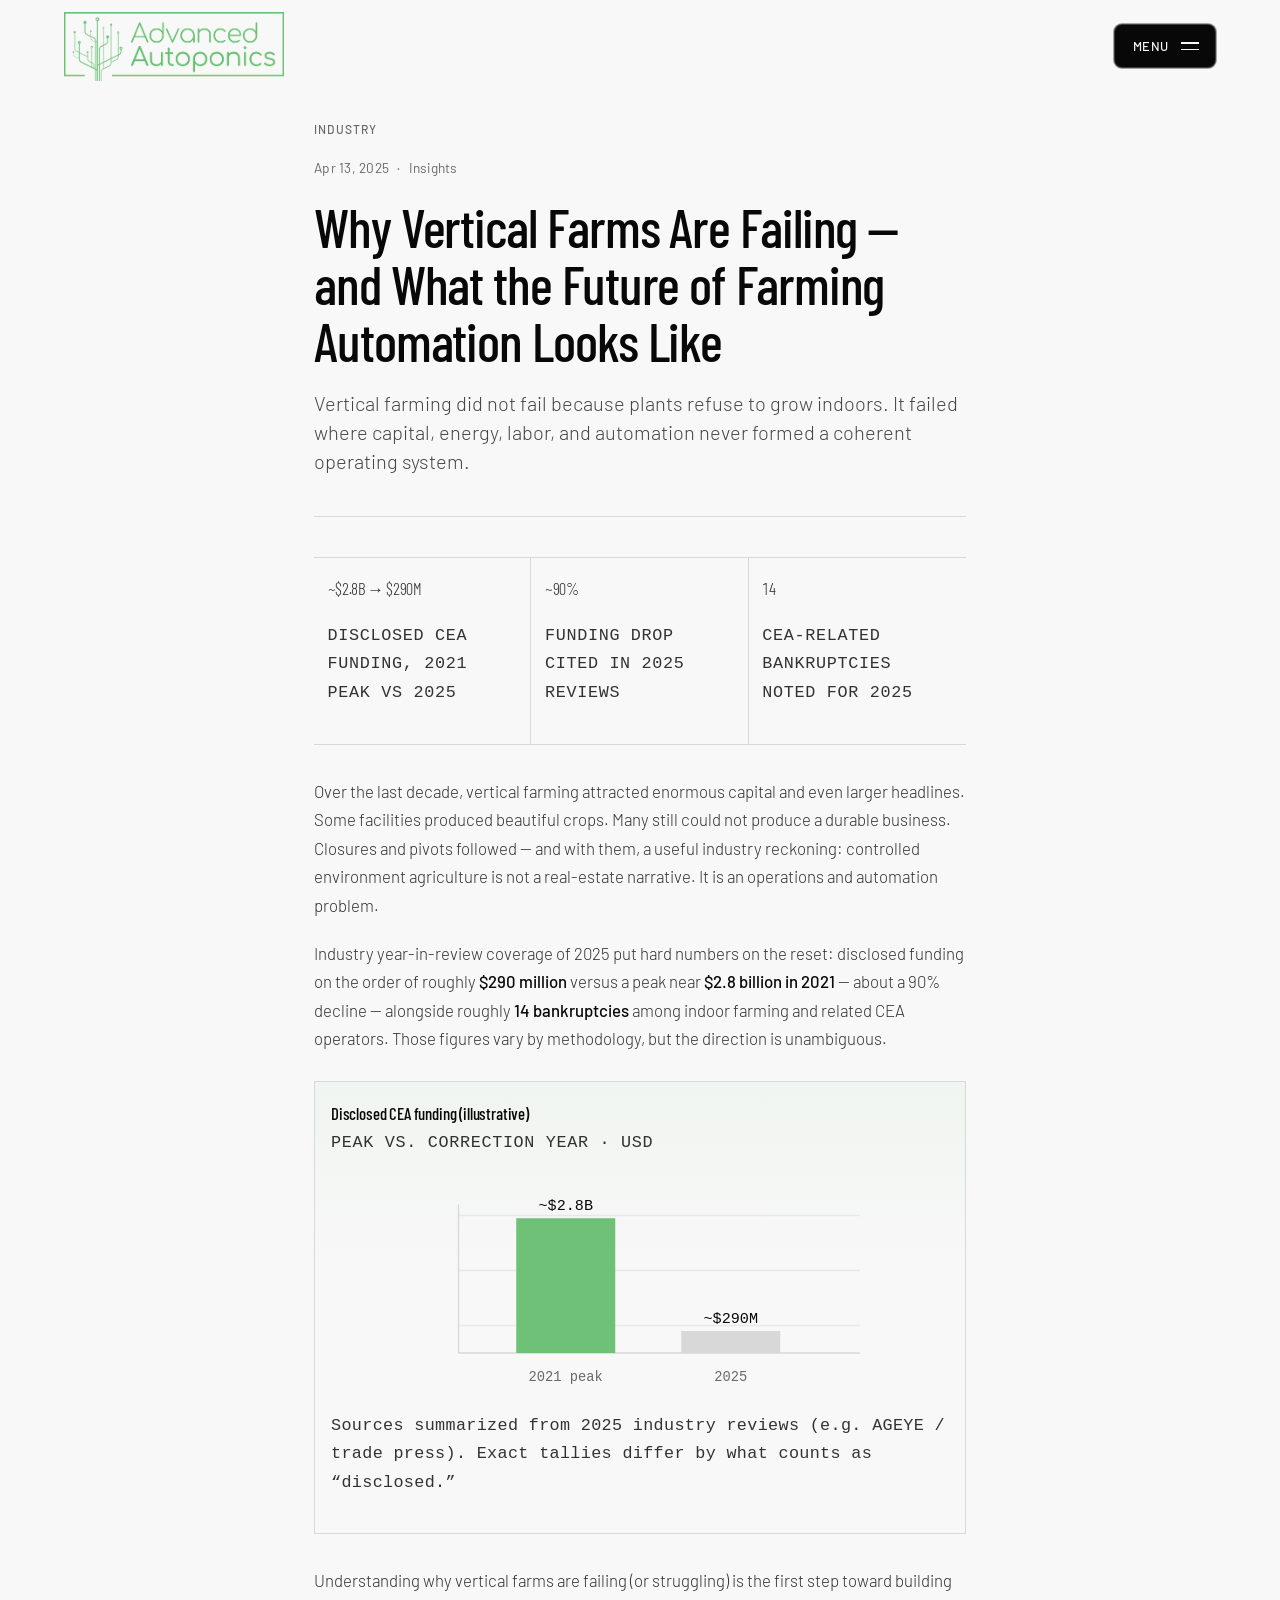
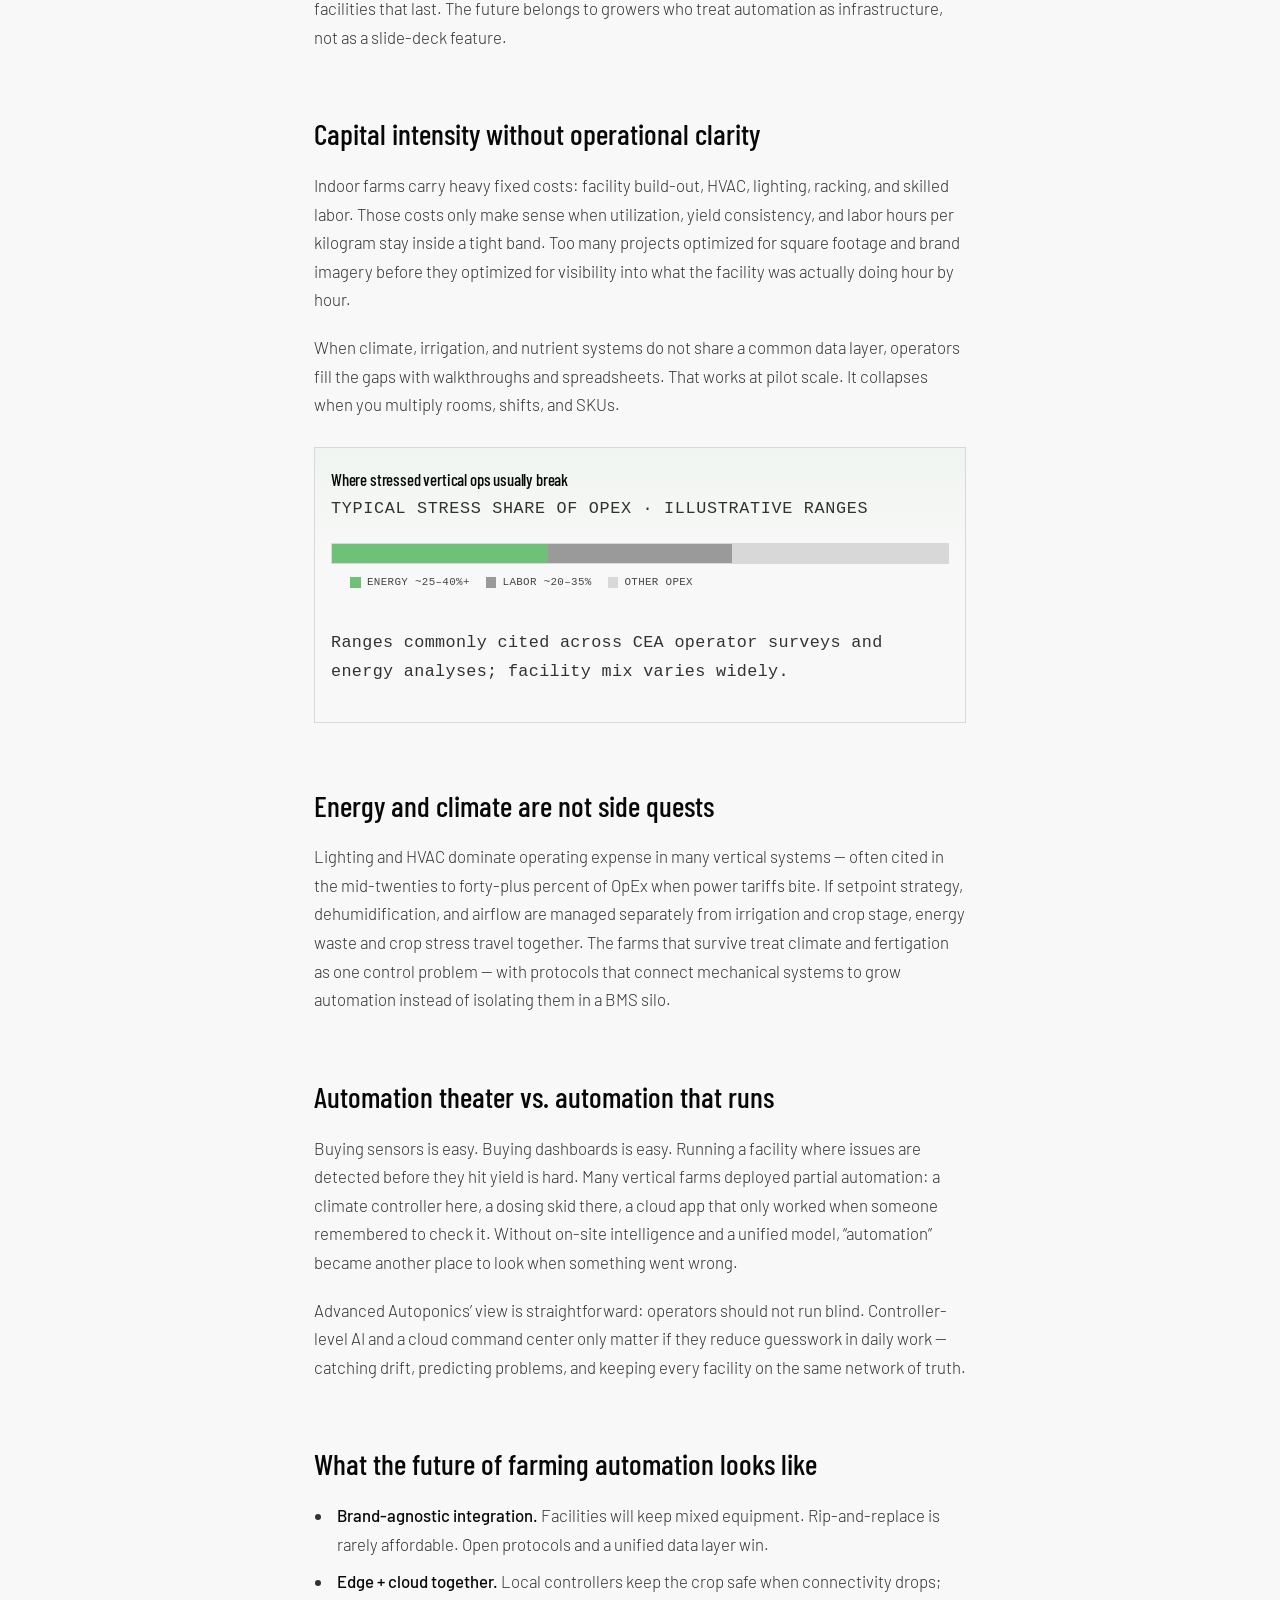
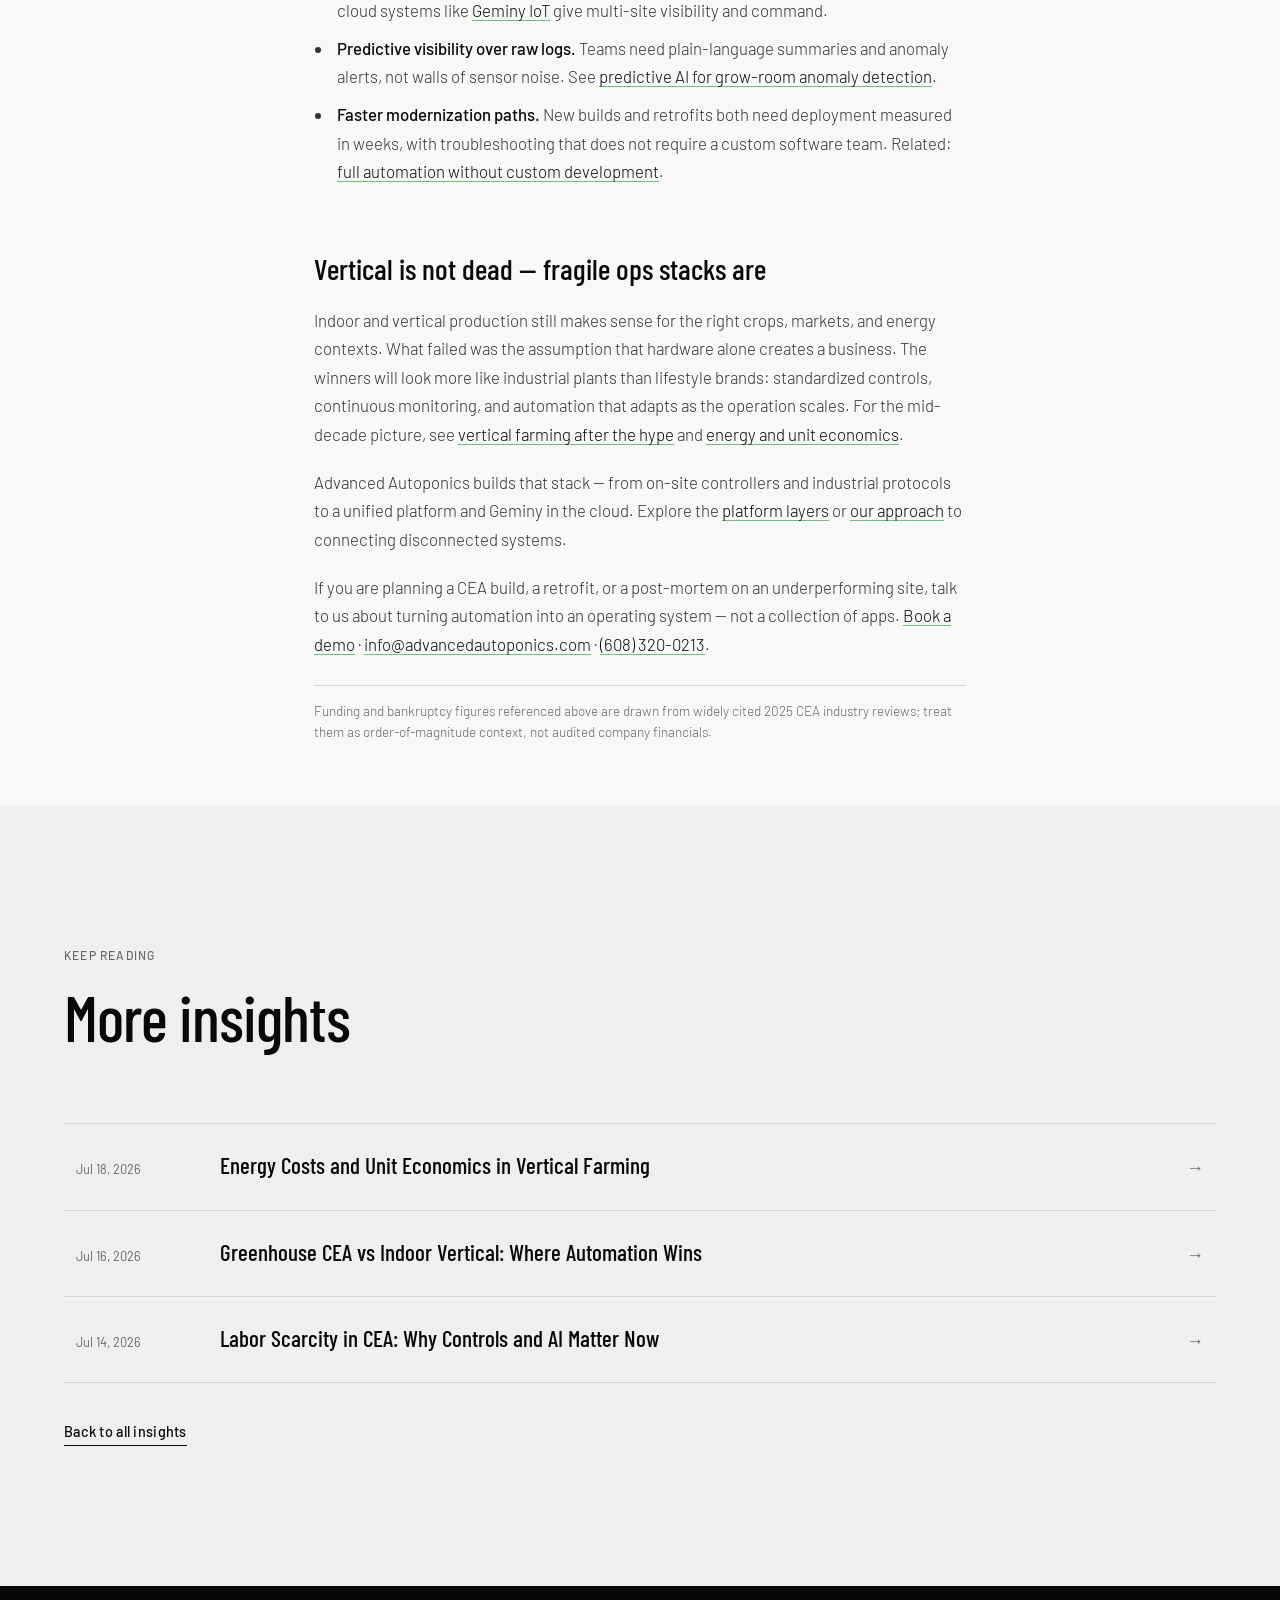
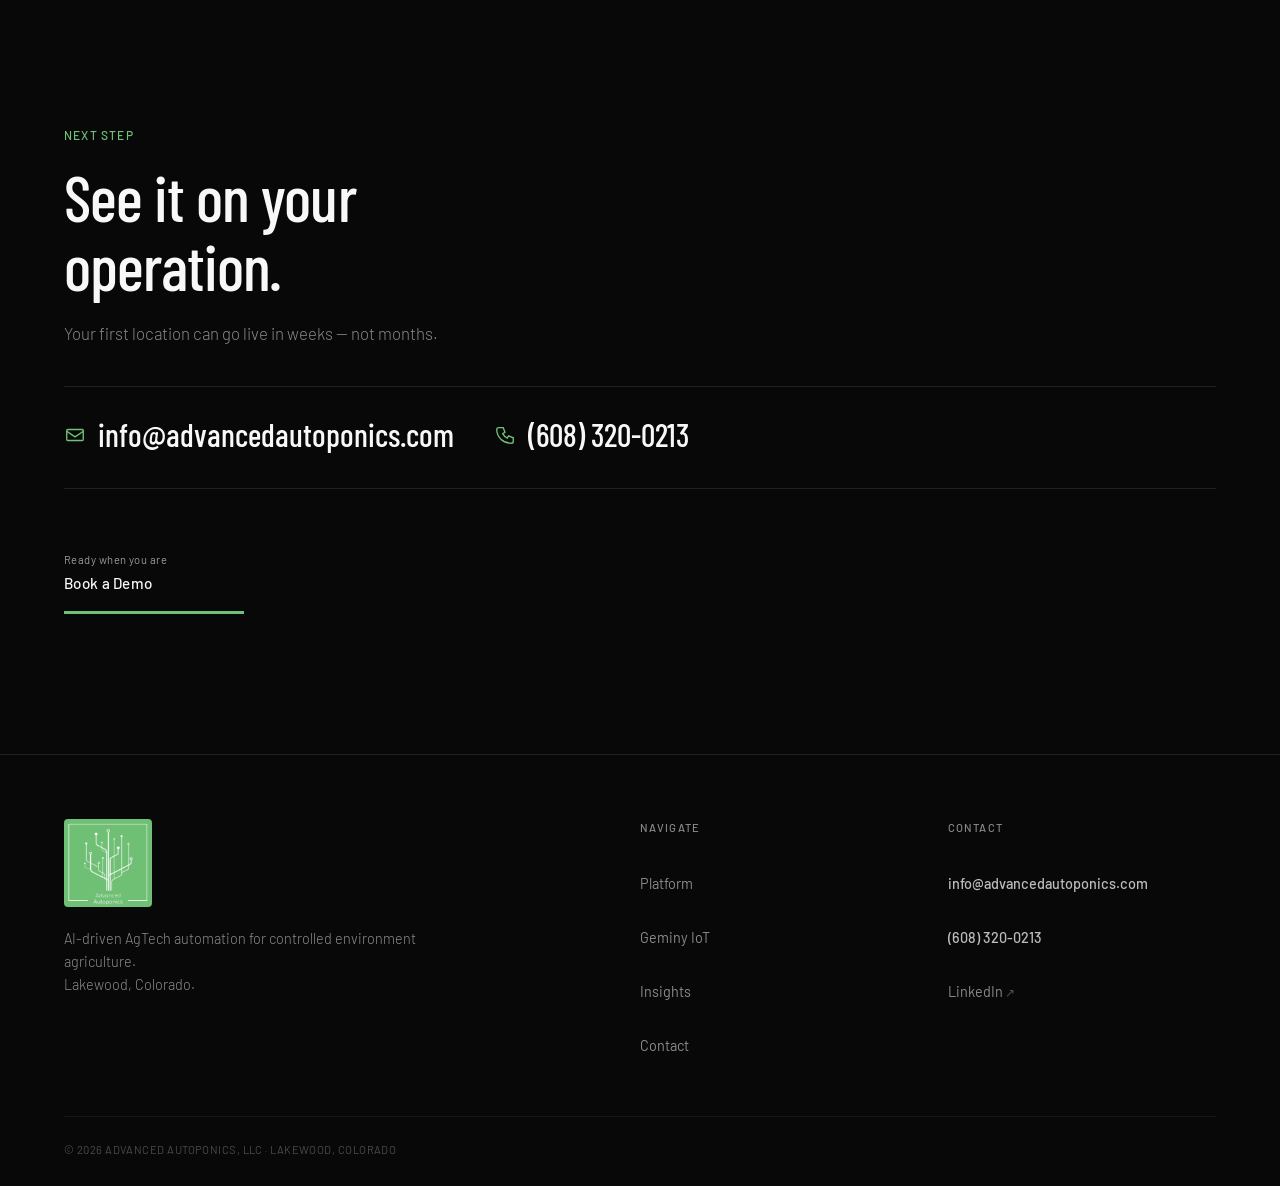
<file: articles/why-vertical-farms-are-failing/index.html>
<!DOCTYPE html>
<html lang="en">
<head>
  <meta charset="UTF-8" />
  <meta name="viewport" content="width=device-width, initial-scale=1.0, viewport-fit=cover" />
  <title>Why Vertical Farms Are Failing — and What the Future of Farming Automation Looks Like | Advanced Autoponics</title>
  <meta name="description" content="Why many vertical farms struggle with economics and operations — and how reliable automation, unified data, and controller-level AI define the next chapter of CEA." />
  <meta name="robots" content="index, follow" />
  <meta name="theme-color" content="#080808" />
  <link rel="canonical" href="https://www.advancedautoponics.com/articles/why-vertical-farms-are-failing/" />
  <meta property="og:type" content="article" />
  <meta property="og:site_name" content="Advanced Autoponics" />
  <meta property="og:title" content="Why Vertical Farms Are Failing — and What the Future of Farming Automation Looks Like" />
  <meta property="og:description" content="Why many vertical farms struggle with economics and operations — and how reliable automation, unified data, and controller-level AI define the next chapter of CEA." />
  <meta property="og:url" content="https://www.advancedautoponics.com/articles/why-vertical-farms-are-failing/" />
  <meta property="og:image" content="https://www.advancedautoponics.com/assets/og-image.png" />
  <meta property="og:locale" content="en_US" />
  <meta name="twitter:card" content="summary_large_image" />
  <meta name="twitter:title" content="Why Vertical Farms Are Failing — and What the Future of Farming Automation Looks Like" />
  <meta name="twitter:description" content="Why many vertical farms struggle with economics and operations — and how reliable automation, unified data, and controller-level AI define the next chapter of CEA." />
  <meta name="twitter:image" content="https://www.advancedautoponics.com/assets/og-image.png" />
  <meta property="article:published_time" content="2025-04-13" />
  <link rel="preconnect" href="https://fonts.googleapis.com" />
  <link rel="preconnect" href="https://fonts.gstatic.com" crossorigin />
  <link href="https://fonts.googleapis.com/css2?family=Barlow+Condensed:wght@400;500;600&family=Barlow:ital,wght@0,300;0,400;0,500;0,600;1,400&display=swap" rel="stylesheet" />
  <link rel="stylesheet" href="/css/style.css" />
  <link rel="icon" href="/assets/favicon.png" type="image/png" />
  <link rel="apple-touch-icon" href="/assets/aa-logo-stacked.png" />
  <script type="application/ld+json">
{
  "@context": "https://schema.org",
  "@type": "Article",
  "headline": "Why Vertical Farms Are Failing \u2014 and What the Future of Farming Automation Looks Like",
  "description": "Why many vertical farms struggle with economics and operations \u2014 and how reliable automation, unified data, and controller-level AI define the next chapter of CEA.",
  "datePublished": "2025-04-13",
  "dateModified": "2026-07-18",
  "author": {
    "@type": "Organization",
    "name": "Advanced Autoponics",
    "url": "https://www.advancedautoponics.com/"
  },
  "publisher": {
    "@type": "Organization",
    "name": "Advanced Autoponics",
    "logo": {
      "@type": "ImageObject",
      "url": "https://www.advancedautoponics.com/assets/aa-logo-stacked.png"
    }
  },
  "mainEntityOfPage": "https://www.advancedautoponics.com/articles/why-vertical-farms-are-failing/",
  "image": "https://www.advancedautoponics.com/assets/og-image.png"
}
  </script>
</head>
<body class="article-page">

  <a class="skip-link" href="#main-content">Skip to main content</a>

  <header class="site-header" id="top">
    <a class="brand" href="/" aria-label="Advanced Autoponics home">
      <img class="brand-logo" src="/assets/aa-logo-horizontal.png" alt="Advanced Autoponics logo" width="220" height="69" fetchpriority="high" decoding="async" />
    </a>
    <button class="menu-toggle" id="menuBtn" type="button" aria-label="Open menu" aria-expanded="false" aria-controls="siteNav">
      <span class="menu-toggle-label">Menu</span>
      <span class="menu-toggle-icon" aria-hidden="true"><span></span><span></span></span>
    </button>
  </header>

  <nav class="site-nav" id="siteNav" aria-label="Primary">
    <div class="site-nav-inner">
      <div class="site-nav-links">
        <p class="nav-section-label">Navigate</p>

        <a href="/#connectivity" data-nav><svg class="icon icon--nav" aria-hidden="true"><use href="#icon-globe"/></svg>Network</a>
        <a href="/#platform" data-nav><svg class="icon icon--nav" aria-hidden="true"><use href="#icon-layers"/></svg>Platform</a>
        <a href="/#geminy" data-nav><svg class="icon icon--nav" aria-hidden="true"><use href="#icon-grid"/></svg>Geminy IoT</a>
        <a href="/#problem" data-nav><svg class="icon icon--nav" aria-hidden="true"><use href="#icon-alert"/></svg>Why Us</a>
        <a href="/#solution" data-nav><svg class="icon icon--nav" aria-hidden="true"><use href="#icon-connect"/></svg>Solution</a>
        <a href="/#delivery" data-nav><svg class="icon icon--nav" aria-hidden="true"><use href="#icon-stack"/></svg>Deliver</a>
        <a href="/#insights" data-nav><svg class="icon icon--nav" aria-hidden="true"><use href="#icon-forecast"/></svg>Insights</a>
        <a href="/#contact" data-nav><svg class="icon icon--nav" aria-hidden="true"><use href="#icon-mail"/></svg>Contact</a>

      </div>
      <div class="site-nav-aside">
        <p class="nav-section-label">Get in touch</p>
        <a href="mailto:info@advancedautoponics.com"><svg class="icon icon--nav-sm" aria-hidden="true"><use href="#icon-mail"/></svg>info@advancedautoponics.com</a>
        <a href="tel:+16083200213"><svg class="icon icon--nav-sm" aria-hidden="true"><use href="#icon-phone"/></svg>(608) 320-0213</a>
        <a class="nav-cta" href="/#contact">Book a Demo</a>
      </div>
    </div>
  </nav>
  <div class="nav-backdrop" id="navBackdrop" hidden></div>

  <main id="main-content">
    <article class="article" aria-labelledby="article-title">
      <header class="article-hero">
        <p class="eyebrow reveal">Industry</p>
        <p class="article-meta reveal">
          <time datetime="2025-04-13">Apr 13, 2025</time>
          <span aria-hidden="true">·</span>
          <span>Insights</span>
        </p>
        <h1 id="article-title" class="article-title reveal">Why Vertical Farms Are Failing — and What the Future of Farming Automation Looks Like</h1>
        <p class="article-lede reveal">Vertical farming did not fail because plants refuse to grow indoors. It failed where capital, energy, labor, and automation never formed a coherent operating system.</p>
      </header>

      <div class="article-body reveal">
<div class="article-stats" role="group" aria-label="Key figures">
  <div class="article-stats__item"><p class="article-stats__value">~$2.8B → $290M</p><p class="article-stats__label">Disclosed CEA funding, 2021 peak vs 2025</p></div>
  <div class="article-stats__item"><p class="article-stats__value">~90%</p><p class="article-stats__label">Funding drop cited in 2025 reviews</p></div>
  <div class="article-stats__item"><p class="article-stats__value">14</p><p class="article-stats__label">CEA-related bankruptcies noted for 2025</p></div>
</div>

<p>Over the last decade, vertical farming attracted enormous capital and even larger headlines. Some facilities produced beautiful crops. Many still could not produce a durable business. Closures and pivots followed — and with them, a useful industry reckoning: controlled environment agriculture is not a real-estate narrative. It is an operations and automation problem.</p>

<p>Industry year-in-review coverage of 2025 put hard numbers on the reset: disclosed funding on the order of roughly <strong>$290 million</strong> versus a peak near <strong>$2.8 billion in 2021</strong> — about a 90% decline — alongside roughly <strong>14 bankruptcies</strong> among indoor farming and related CEA operators. Those figures vary by methodology, but the direction is unambiguous.</p>

<figure class="article-chart" aria-labelledby="chart-vf-funding-title">
  <figcaption class="article-chart__title" id="chart-vf-funding-title">Disclosed CEA funding (illustrative)</figcaption>
  <p class="article-chart__subtitle">Peak vs. correction year · USD</p>
  <svg class="article-chart__svg" viewBox="0 0 360 160" role="img" aria-label="Bar chart comparing about 2.8 billion dollars in 2021 to about 290 million in 2025">
    <line class="chart-grid" x1="48" y1="28" x2="340" y2="28"/>
    <line class="chart-grid" x1="48" y1="68" x2="340" y2="68"/>
    <line class="chart-grid" x1="48" y1="108" x2="340" y2="108"/>
    <line class="chart-axis" x1="48" y1="20" x2="48" y2="128"/>
    <line class="chart-axis" x1="48" y1="128" x2="340" y2="128"/>
    <rect class="chart-bar" x="90" y="30" width="72" height="98"/>
    <rect class="chart-bar chart-bar--muted" x="210" y="112" width="72" height="16"/>
    <text class="chart-value" x="126" y="24" text-anchor="middle">~$2.8B</text>
    <text class="chart-value" x="246" y="106" text-anchor="middle">~$290M</text>
    <text x="126" y="148" text-anchor="middle">2021 peak</text>
    <text x="246" y="148" text-anchor="middle">2025</text>
  </svg>
  <p class="article-chart__footnote">Sources summarized from 2025 industry reviews (e.g. AGEYE / trade press). Exact tallies differ by what counts as “disclosed.”</p>
</figure>

<p>Understanding why vertical farms are failing (or struggling) is the first step toward building facilities that last. The future belongs to growers who treat automation as infrastructure, not as a slide-deck feature.</p>

<h2>Capital intensity without operational clarity</h2>
<p>Indoor farms carry heavy fixed costs: facility build-out, HVAC, lighting, racking, and skilled labor. Those costs only make sense when utilization, yield consistency, and labor hours per kilogram stay inside a tight band. Too many projects optimized for square footage and brand imagery before they optimized for visibility into what the facility was actually doing hour by hour.</p>
<p>When climate, irrigation, and nutrient systems do not share a common data layer, operators fill the gaps with walkthroughs and spreadsheets. That works at pilot scale. It collapses when you multiply rooms, shifts, and SKUs.</p>

<figure class="article-chart" aria-labelledby="chart-vf-fail-stack-title">
  <figcaption class="article-chart__title" id="chart-vf-fail-stack-title">Where stressed vertical ops usually break</figcaption>
  <p class="article-chart__subtitle">Typical stress share of OpEx · illustrative ranges</p>
  <div class="article-chart__stack">
    <div class="article-chart__stack-bar" role="img" aria-label="Stacked bar: energy about 35 percent, labor about 30 percent, other about 35 percent">
      <span class="article-chart__stack-seg" style="--w:35%; --seg:var(--accent)"></span>
      <span class="article-chart__stack-seg" style="--w:30%; --seg:#9a9a9a"></span>
      <span class="article-chart__stack-seg" style="--w:35%; --seg:#d8d8d8"></span>
    </div>
    <ul class="article-chart__legend">
      <li><span class="article-chart__swatch" style="--swatch:var(--accent)"></span>Energy ~25–40%+</li>
      <li><span class="article-chart__swatch" style="--swatch:#9a9a9a"></span>Labor ~20–35%</li>
      <li><span class="article-chart__swatch" style="--swatch:#d8d8d8"></span>Other OpEx</li>
    </ul>
  </div>
  <p class="article-chart__footnote">Ranges commonly cited across CEA operator surveys and energy analyses; facility mix varies widely.</p>
</figure>

<h2>Energy and climate are not side quests</h2>
<p>Lighting and HVAC dominate operating expense in many vertical systems — often cited in the mid-twenties to forty-plus percent of OpEx when power tariffs bite. If setpoint strategy, dehumidification, and airflow are managed separately from irrigation and crop stage, energy waste and crop stress travel together. The farms that survive treat climate and fertigation as one control problem — with protocols that connect mechanical systems to grow automation instead of isolating them in a BMS silo.</p>

<h2>Automation theater vs. automation that runs</h2>
<p>Buying sensors is easy. Buying dashboards is easy. Running a facility where issues are detected before they hit yield is hard. Many vertical farms deployed partial automation: a climate controller here, a dosing skid there, a cloud app that only worked when someone remembered to check it. Without on-site intelligence and a unified model, “automation” became another place to look when something went wrong.</p>
<p>Advanced Autoponics’ view is straightforward: operators should not run blind. Controller-level AI and a cloud command center only matter if they reduce guesswork in daily work — catching drift, predicting problems, and keeping every facility on the same network of truth.</p>

<h2>What the future of farming automation looks like</h2>
<ul>
  <li><strong>Brand-agnostic integration.</strong> Facilities will keep mixed equipment. Rip-and-replace is rarely affordable. Open protocols and a unified data layer win.</li>
  <li><strong>Edge + cloud together.</strong> Local controllers keep the crop safe when connectivity drops; cloud systems like <a href="/#geminy">Geminy IoT</a> give multi-site visibility and command.</li>
  <li><strong>Predictive visibility over raw logs.</strong> Teams need plain-language summaries and anomaly alerts, not walls of sensor noise. See <a href="/articles/predictive-ai-for-grow-room-anomaly-detection/">predictive AI for grow-room anomaly detection</a>.</li>
  <li><strong>Faster modernization paths.</strong> New builds and retrofits both need deployment measured in weeks, with troubleshooting that does not require a custom software team. Related: <a href="/articles/full-automation-without-custom-development/">full automation without custom development</a>.</li>
</ul>

<h2>Vertical is not dead — fragile ops stacks are</h2>
<p>Indoor and vertical production still makes sense for the right crops, markets, and energy contexts. What failed was the assumption that hardware alone creates a business. The winners will look more like industrial plants than lifestyle brands: standardized controls, continuous monitoring, and automation that adapts as the operation scales. For the mid-decade picture, see <a href="/articles/vertical-farming-after-the-hype/">vertical farming after the hype</a> and <a href="/articles/vertical-farming-energy-unit-economics/">energy and unit economics</a>.</p>
<p>Advanced Autoponics builds that stack — from on-site controllers and industrial protocols to a unified platform and Geminy in the cloud. Explore the <a href="/#platform">platform layers</a> or <a href="/#solution">our approach</a> to connecting disconnected systems.</p>

<p>If you are planning a CEA build, a retrofit, or a post-mortem on an underperforming site, talk to us about turning automation into an operating system — not a collection of apps. <a href="/#contact">Book a demo</a> · <a href="mailto:info@advancedautoponics.com">info@advancedautoponics.com</a> · <a href="tel:+16083200213">(608) 320-0213</a>.</p>
<p class="article-footnote">Funding and bankruptcy figures referenced above are drawn from widely cited 2025 CEA industry reviews; treat them as order-of-magnitude context, not audited company financials.</p>

      </div>
    </article>

    <section class="section section--muted article-related" aria-labelledby="related-title">
      <div class="section-head reveal">
        <p class="eyebrow">Keep reading</p>
        <h2 class="section-title" id="related-title">More insights</h2>
      </div>
      <div class="news-list">
        <a class="news-item reveal" href="/articles/vertical-farming-energy-unit-economics/"><time datetime="2026-07-18">Jul 18, 2026</time><span class="news-title">Energy Costs and Unit Economics in Vertical Farming</span><span class="news-arrow" aria-hidden="true">→</span></a>
        <a class="news-item reveal" href="/articles/greenhouse-vs-vertical-farming-automation/"><time datetime="2026-07-16">Jul 16, 2026</time><span class="news-title">Greenhouse CEA vs Indoor Vertical: Where Automation Wins</span><span class="news-arrow" aria-hidden="true">→</span></a>
        <a class="news-item reveal" href="/articles/cea-labor-shortage-controls-ai/"><time datetime="2026-07-14">Jul 14, 2026</time><span class="news-title">Labor Scarcity in CEA: Why Controls and AI Matter Now</span><span class="news-arrow" aria-hidden="true">→</span></a>
      </div>
      <p class="article-back reveal"><a class="text-link" href="/#insights">Back to all insights</a></p>
    </section>

    <section class="contact" id="contact" aria-labelledby="contact-title">
      <p class="eyebrow reveal">Next step</p>
      <h2 class="contact-title reveal" id="contact-title">See it on your operation.</h2>
      <p class="contact-sub reveal">Your first location can go live in weeks — not months.</p>
      <div class="contact-actions reveal">
        <a href="mailto:info@advancedautoponics.com" class="contact-link"><svg class="icon icon--contact" aria-hidden="true"><use href="#icon-mail"/></svg>info@advancedautoponics.com</a>
        <a href="tel:+16083200213" class="contact-link"><svg class="icon icon--contact" aria-hidden="true"><use href="#icon-phone"/></svg>(608) 320-0213</a>
      </div>
      <a href="mailto:info@advancedautoponics.com" class="btn btn-accent reveal" data-magnetic>
        <span class="btn-kicker">Ready when you are</span>
        <span class="btn-label">Book a Demo</span>
      </a>
    </section>
  </main>

  <footer class="site-footer" role="contentinfo">
    <div class="footer-grid">
      <div class="footer-brand">
        <img class="footer-logo" src="/assets/aa-logo-stacked.png" alt="Advanced Autoponics logo" width="96" height="96" loading="lazy" decoding="async" />
        <p>AI-driven AgTech automation for controlled environment agriculture.<br />Lakewood, Colorado.</p>
      </div>
      <nav class="footer-col" aria-label="Footer">
        <p class="footer-label">Navigate</p>
        <a href="/#platform">Platform</a>
        <a href="/#geminy">Geminy IoT</a>
        <a href="/#insights">Insights</a>
        <a href="/#contact">Contact</a>
      </nav>
      <div class="footer-col">
        <p class="footer-label">Contact</p>
        <a href="mailto:info@advancedautoponics.com">info@advancedautoponics.com</a>
        <a href="tel:+16083200213">(608) 320-0213</a>
        <a href="https://www.linkedin.com/company/advanced-autoponics-llc" target="_blank" rel="noopener noreferrer">LinkedIn<span class="external-indicator" aria-hidden="true">↗</span></a>
      </div>
    </div>
    <p class="footer-copy">© 2026 Advanced Autoponics, LLC · Lakewood, Colorado</p>
  </footer>


  <svg xmlns="http://www.w3.org/2000/svg" class="icon-sprite" aria-hidden="true">
    <defs>
      <symbol id="icon-layers" viewBox="0 0 24 24"><path d="M12 3L3 8l9 5 9-5-9-5z"/><path d="M3 13l9 5 9-5"/><path d="M3 18l9 5 9-5"/></symbol>
      <symbol id="icon-pulse" viewBox="0 0 24 24"><path d="M2 12h4l2-6 4 12 3-8h7"/><circle cx="20" cy="8" r="2"/></symbol>
      <symbol id="icon-forecast" viewBox="0 0 24 24"><path d="M3 17l6-6 4 4 8-10"/><path d="M17 5h4v4"/></symbol>
      <symbol id="icon-mail" viewBox="0 0 24 24"><rect x="3" y="6" width="18" height="12" rx="1"/><path d="M3 8l9 6 9-6"/></symbol>
      <symbol id="icon-phone" viewBox="0 0 24 24"><path d="M6 4h4l2 5-2.5 1.5a11 11 0 005 5L16 13l5 2v4a2 2 0 01-2 2C9.8 21 3 14.2 3 6a2 2 0 012-2z"/></symbol>
      <symbol id="icon-globe" viewBox="0 0 24 24"><circle cx="12" cy="12" r="9"/><path d="M3 12h18"/><path d="M12 3a14 14 0 010 18"/><path d="M12 3a14 14 0 000 18"/></symbol>
      <symbol id="icon-grid" viewBox="0 0 24 24"><rect x="3" y="3" width="7" height="7"/><rect x="14" y="3" width="7" height="7"/><rect x="3" y="14" width="7" height="7"/><rect x="14" y="14" width="7" height="7"/></symbol>
      <symbol id="icon-alert" viewBox="0 0 24 24"><path d="M12 4L3 20h18L12 4z"/><path d="M12 10v4"/><circle cx="12" cy="17" r="0.5" fill="currentColor" stroke="none"/></symbol>
      <symbol id="icon-connect" viewBox="0 0 24 24"><circle cx="6" cy="6" r="2.5"/><circle cx="18" cy="6" r="2.5"/><circle cx="6" cy="18" r="2.5"/><circle cx="18" cy="18" r="2.5"/><path d="M8.5 6h7M6 8.5v7M18 8.5v7M8.5 18h7"/></symbol>
      <symbol id="icon-stack" viewBox="0 0 24 24"><rect x="4" y="4" width="16" height="4"/><rect x="4" y="10" width="16" height="4"/><rect x="4" y="16" width="16" height="4"/></symbol>
    </defs>
  </svg>

  <script src="/js/main.js"></script>
  <script src="/assets/analytics.js" defer></script>
</body>
</html>
</file>
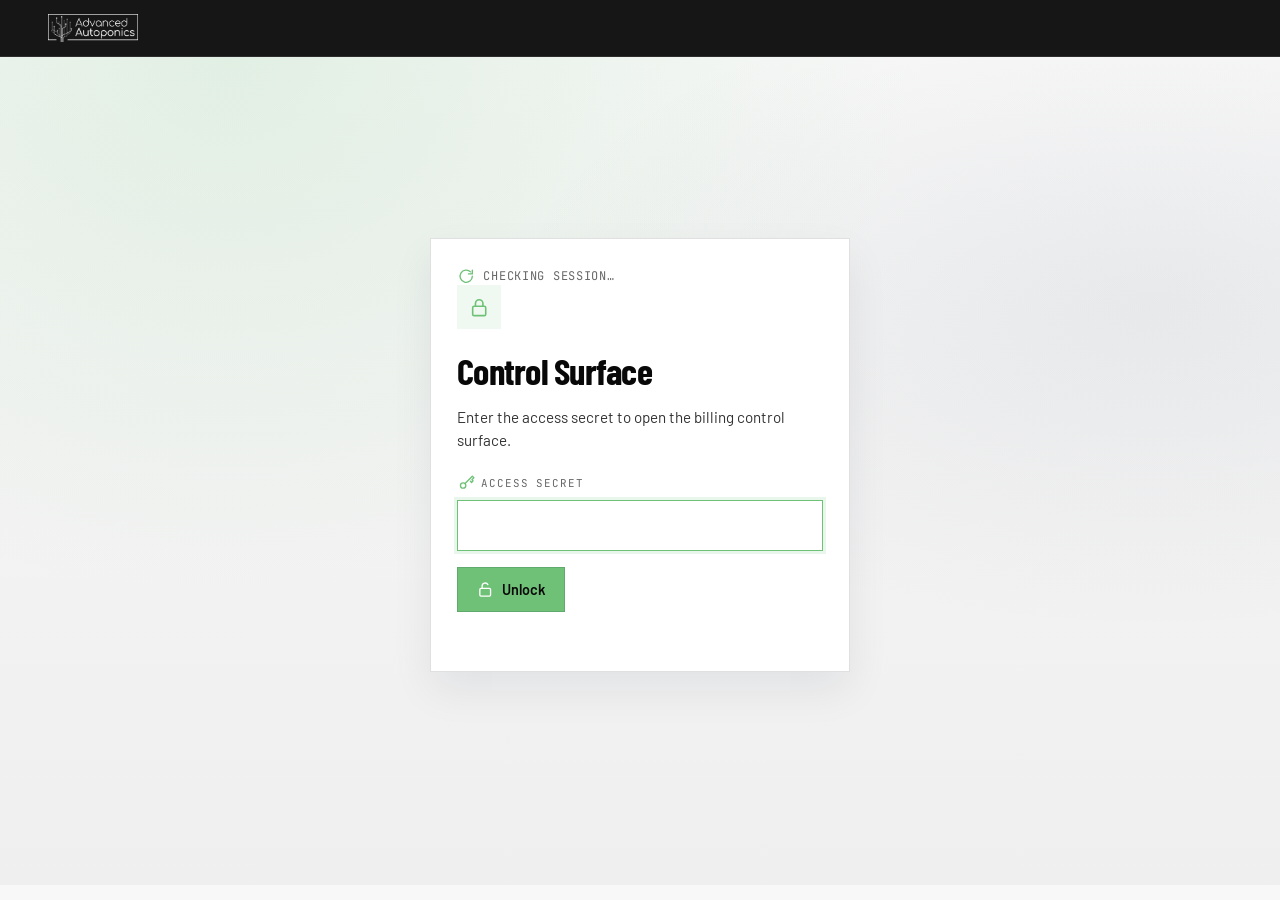
<file: aa-billing-desk.html>
<!DOCTYPE html>
<html lang="en">
<head>
<meta charset="UTF-8">
<meta name="viewport" content="width=device-width, initial-scale=1.0">
<title>Billing Control Surface | Advanced Autoponics</title>
<meta name="robots" content="noindex, nofollow">
<link rel="icon" href="assets/favicon.png" type="image/png">
<link rel="preconnect" href="https://fonts.googleapis.com">
<link rel="preconnect" href="https://fonts.gstatic.com" crossorigin>
<link href="https://fonts.googleapis.com/css2?family=Barlow+Condensed:wght@400;500;600&amp;family=Barlow:ital,wght@0,300;0,400;0,500;0,600;1,400&amp;family=JetBrains+Mono:wght@400;500;600&amp;display=swap" rel="stylesheet">
<link rel="stylesheet" href="css/admin.css">
<style>
  .svg-sprite { position: absolute; width: 0; height: 0; overflow: hidden; }
  .ico {
    display: inline-block;
    width: 1.15rem;
    height: 1.15rem;
    flex-shrink: 0;
    color: var(--accent);
    vertical-align: -0.2em;
  }
  .ico-sm { width: 0.95rem; height: 0.95rem; }
  .ico-md { width: 1.3rem; height: 1.3rem; }
  .ico use { pointer-events: none; }
  .ico-mute { color: var(--mute); }


  .admin-layout {
    display: grid;
    grid-template-columns: 240px minmax(0, 1fr);
    gap: 0;
    max-width: 1280px;
    margin: 0 auto;
    min-height: calc(100vh - 72px);
  }
  .admin-nav {
    padding: 28px 16px 40px;
    border-right: 1px solid var(--line-light);
    background: rgba(255,255,255,0.72);
    position: sticky;
    top: 0;
    align-self: start;
    max-height: 100vh;
    overflow: auto;
  }
  .admin-nav .nav-brand {
    font-family: var(--font-display);
    font-style: normal;
    font-size: 1.45rem;
    margin: 0 0 4px;
    letter-spacing: -0.02em;
  }
  .admin-nav .nav-sub {
    font-size: 0.8rem;
    color: var(--mute);
    margin: 0 0 18px;
  }
  .admin-nav a.nav-link {
    display: flex;
    align-items: center;
    gap: 8px;
    padding: 10px 12px;
    margin-bottom: 4px;
    color: var(--ink-soft);
    text-decoration: none;
    border: 1px solid transparent;
    font-size: 0.92rem;
  }
  .admin-nav a.nav-link:hover { color: var(--accent); background: rgba(110,193,119,0.06); }
  .admin-nav a.nav-link.active {
    color: var(--ink);
    background: #fff;
    border-color: var(--line-light);
    font-weight: 600;
  }
  .admin-main { padding: 28px clamp(16px, 3vw, 36px) 72px; min-width: 0; }
  .view-panel { display: none; }
  .view-panel.active { display: block; animation: inv-in 0.28s ease both; }
  @keyframes inv-in { from { opacity: 0; transform: translateY(6px); } to { opacity: 1; transform: none; } }
  .dash-grid {
    display: grid;
    grid-template-columns: repeat(3, 1fr);
    gap: 14px;
    margin: 18px 0 24px;
  }
  .dash-card {
    background: #fff;
    border: 1px solid var(--line-light);
    padding: 18px 16px;
  }
  .dash-card .label {
    font-family: 'JetBrains Mono', monospace;
    font-size: 0.66rem;
    letter-spacing: 0.08em;
    text-transform: uppercase;
    color: var(--mute);
  }
  .dash-card .value {
    font-family: var(--font-display);
    font-style: normal;
    font-size: 2rem;
    margin-top: 6px;
    letter-spacing: -0.02em;
  }
  .dash-links { display: grid; grid-template-columns: 1fr 1fr; gap: 12px; }
  .dash-links a {
    display: block;
    padding: 16px;
    background: #fff;
    border: 1px solid var(--line-light);
    color: var(--ink);
    text-decoration: none;
  }
  .dash-links a:hover { border-color: var(--accent); color: var(--accent); }
  .dash-links a strong { display: block; margin-bottom: 4px; }
  .dash-links a span { font-size: 0.88rem; color: var(--mute); }
  .dash-section { margin: 28px 0 8px; }
  .dash-section h2 {
    font-family: var(--font-display);
    font-style: normal;
    font-size: 1.65rem;
    margin: 0 0 4px;
    letter-spacing: -0.02em;
  }
  .dash-metrics-split {
    display: grid;
    grid-template-columns: 1fr 1fr;
    gap: 16px;
    margin: 8px 0 24px;
  }
  .dash-metrics-panel {
    background: #fff;
    border: 1px solid var(--line-light);
    padding: 14px 14px 8px;
    min-width: 0;
  }
  .dash-metrics-panel h3 {
    display: flex;
    align-items: center;
    gap: 8px;
    margin: 0 0 10px;
    font-size: 0.95rem;
    font-weight: 600;
  }
  .dash-metrics-panel .inv-admin-table { margin-top: 0; }
  .dash-empty {
    color: var(--mute);
    font-size: 0.88rem;
    margin: 8px 0 12px;
    line-height: 1.45;
  }
  .range-select {
    font-family: 'JetBrains Mono', monospace;
    font-size: 0.78rem;
    padding: 8px 10px;
    border: 1px solid var(--line-light);
    background: #fff;
    color: var(--ink);
  }
  @media (max-width: 900px) {
    .dash-metrics-split { grid-template-columns: 1fr; }
  }
  .mobile-nav {
    display: none;
    gap: 8px;
    overflow-x: auto;
    padding: 0 0 14px;
    margin-bottom: 8px;
  }
  .mobile-nav a {
    flex: 0 0 auto;
    padding: 8px 12px;
    border: 1px solid var(--line-light);
    background: #fff;
    color: var(--ink-soft);
    text-decoration: none;
    font-size: 0.85rem;
  }
  .mobile-nav a.active { border-color: var(--accent); color: var(--accent); font-weight: 600; }
  @media (max-width: 900px) {
    .admin-layout { grid-template-columns: 1fr; }
    .admin-nav { display: none; }
    .mobile-nav { display: flex; }
    .dash-grid, .dash-links { grid-template-columns: 1fr; }
  }

  .admin {
    max-width: 1100px;
    margin: 0 auto;
    padding: 36px clamp(16px, 4vw, 40px) 88px;
  }
  .admin-shell {
    min-height: calc(100vh - 72px);
    background:
      radial-gradient(ellipse at 10% 0%, rgba(110, 193, 119, 0.1) 0%, transparent 42%),
      linear-gradient(180deg, var(--paper) 0%, var(--paper-2) 100%);
  }
  .admin h1 {
    font-family: var(--font-display);
    font-style: normal;
    font-size: clamp(1.9rem, 3vw, 2.4rem);
    margin: 6px 0 0;
    letter-spacing: -0.02em;
  }
  .admin h2 {
    display: flex;
    align-items: center;
    gap: 8px;
    font-size: 1.15rem;
    letter-spacing: -0.02em;
    margin: 0 0 8px;
  }
  .admin h3 {
    display: flex;
    align-items: center;
    gap: 8px;
    margin: 0;
    font-size: 1rem;
  }
  .admin section.panel {
    margin-bottom: 28px;
    padding: 22px 22px;
    background: #fff;
    border: 1px solid var(--line-light);
  }
  .admin label {
    display: block;
    font-family: 'JetBrains Mono', monospace;
    font-size: 0.68rem;
    letter-spacing: 0.08em;
    text-transform: uppercase;
    color: var(--mute);
    margin: 14px 0 6px;
  }
  .admin input, .admin textarea, .admin select {
    width: 100%;
    min-height: 46px;
    padding: 12px 14px;
    border: 1px solid var(--line-light);
    background: var(--paper);
    font: inherit;
    color: var(--ink);
  }
  .admin input:focus, .admin textarea:focus, .admin select:focus {
    outline: none;
    border-color: var(--accent);
    box-shadow: 0 0 0 3px rgba(110, 193, 119, 0.12);
    background: #fff;
  }
  .admin textarea { min-height: 100px; }
  .admin .row { display: grid; grid-template-columns: 1fr 1fr; gap: 12px; }
  .admin .row-3 { display: grid; grid-template-columns: 1.4fr 0.7fr 0.9fr auto; gap: 10px; align-items: end; }
  @media (max-width: 780px) {
    .admin .row, .admin .row-3, .clients-grid { grid-template-columns: 1fr !important; }
  }
  .admin .msg { margin-top: 12px; color: var(--ink-soft); font-size: 0.9rem; }
  .admin .msg.err { color: #b42318; }
  .admin .hint { color: var(--mute); font-size: 0.88rem; margin: 0 0 14px; line-height: 1.5; }
  .admin-toolbar {
    display: flex;
    flex-wrap: wrap;
    align-items: flex-end;
    justify-content: space-between;
    gap: 12px;
    margin-bottom: 18px;
  }
  .admin-shell .btn {
    border-color: rgba(10, 31, 61, 0.14);
    gap: 8px;
  }
  .admin-shell .btn.ghost {
    color: var(--ink);
    background: #fff;
  }
  .admin-shell .btn.ghost:hover {
    border-color: var(--accent);
    color: var(--accent);
  }
  .admin-shell .btn.primary .ico { color: #fff; }
  .clients-grid {
    display: grid;
    grid-template-columns: 1.2fr 0.9fr;
    gap: 18px;
    align-items: start;
  }
  .client-list {
    display: grid;
    gap: 10px;
    margin: 0;
    padding: 0;
    list-style: none;
  }
  .client-card {
    display: flex;
    flex-wrap: wrap;
    align-items: center;
    justify-content: space-between;
    gap: 10px;
    padding: 14px 14px;
    border: 1px solid var(--line-light);
    background: var(--paper);
  }
  .client-card .name {
    font-weight: 600;
    color: var(--ink);
  }
  .client-card .meta {
    font-family: 'JetBrains Mono', monospace;
    font-size: 0.72rem;
    color: var(--mute);
    margin-top: 4px;
  }
  .client-card .acts { display: flex; flex-wrap: wrap; gap: 8px; }
  .client-card .btn { padding: 8px 12px; font-size: 0.8rem; }
  .line-builder {
    border: 1px solid var(--line-light);
    background: var(--paper);
    padding: 14px;
    margin-top: 8px;
  }
  .line-list { display: grid; gap: 10px; margin-top: 14px; }
  .line-card {
    display: grid;
    grid-template-columns: auto 1fr auto;
    gap: 8px 12px;
    align-items: start;
    padding: 12px;
    background: #fff;
    border: 1px solid var(--line-light);
    font-size: 0.9rem;
  }
  .line-card .sel {
    font-family: 'JetBrains Mono', monospace;
    font-size: 0.68rem;
    letter-spacing: 0.06em;
    text-transform: uppercase;
    color: var(--accent);
  }
  .line-card .amt { font-family: 'JetBrains Mono', monospace; font-weight: 600; }
  .line-reorder {
    display: flex;
    flex-direction: column;
    gap: 4px;
    padding-top: 2px;
  }
  .line-reorder button {
    padding: 6px 8px;
    min-width: 2.2rem;
  }
  .line-card .line-acts {
    display: flex;
    flex-direction: column;
    align-items: flex-end;
    gap: 6px;
  }
  .totals-preview {
    margin-top: 14px;
    padding: 12px 14px;
    border: 1px solid var(--line-light);
    background: #fff;
    display: grid;
    gap: 6px;
    font-size: 0.92rem;
  }
  .totals-preview .row-total {
    display: flex;
    justify-content: space-between;
    gap: 16px;
    color: var(--ink-soft);
  }
  .totals-preview .row-total.grand {
    color: var(--ink);
    font-family: 'JetBrains Mono', monospace;
    font-weight: 600;
    font-size: 1rem;
    margin-top: 4px;
    padding-top: 8px;
    border-top: 1px solid var(--line-light);
  }
  .actions { display: flex; flex-wrap: wrap; gap: 10px; margin-top: 14px; }
  .ach-block {
    margin-top: 18px;
    padding: 16px;
    border: 1px solid var(--line-light);
    background: linear-gradient(180deg, rgba(110, 193, 119, 0.05), #fff 40%);
  }
  .ach-block > .ach-head {
    display: flex;
    flex-wrap: wrap;
    align-items: center;
    justify-content: space-between;
    gap: 10px;
    margin-bottom: 4px;
  }
  .btn.danger {
    color: #b42318;
    border-color: rgba(180, 35, 24, 0.35);
  }
  .btn.danger:hover { background: rgba(180, 35, 24, 0.06); color: #b42318; }
  .btn.danger .ico { color: #b42318; }
  .inv-admin-table { width: 100%; border-collapse: collapse; margin-top: 8px; font-size: 0.9rem; }
  .inv-admin-table th, .inv-admin-table td {
    text-align: left;
    padding: 12px 10px;
    border-bottom: 1px solid var(--line-light);
  }
  .inv-admin-table th {
    font-family: 'JetBrains Mono', monospace;
    font-size: 0.66rem;
    letter-spacing: 0.08em;
    text-transform: uppercase;
    color: var(--mute);
    background: rgba(10, 31, 61, 0.02);
  }
  .inv-admin-table .acts { display: flex; flex-wrap: wrap; gap: 6px; }
  .inv-admin-table .btn { padding: 7px 10px; font-size: 0.78rem; }
  .view-pill {
    display: inline-flex;
    align-items: center;
    gap: 5px;
    font-size: 0.82rem;
    color: var(--ink-soft);
  }
  .view-pill.unviewed { color: var(--mute); }
  .status-pill {
    display: inline-flex;
    align-items: center;
    gap: 5px;
    font-family: 'JetBrains Mono', monospace;
    font-size: 0.68rem;
    letter-spacing: 0.05em;
    text-transform: uppercase;
    color: var(--accent);
  }
  .status-pill.paid { color: #1f7a4d; }
  .status-pill.void { color: var(--mute); }
  .status-pill.draft { color: var(--mute); }
  .status-pill.viewed { color: #0b6e4f; }
  .table-scroll { overflow-x: auto; }
  .filter-bar {
    display: grid;
    grid-template-columns: 1.4fr 0.8fr 0.8fr 0.9fr 0.9fr auto;
    gap: 10px;
    align-items: end;
    margin: 12px 0 16px;
  }
  @media (max-width: 900px) {
    .filter-bar { grid-template-columns: 1fr 1fr; }
  }
  .filter-bar label { margin-top: 0; }
  .timeline {
    list-style: none;
    margin: 12px 0 0;
    padding: 0;
    display: grid;
    gap: 8px;
  }
  .timeline li {
    display: flex;
    gap: 12px;
    align-items: baseline;
    font-size: 0.88rem;
    color: var(--ink-soft);
    padding: 8px 10px;
    background: var(--paper);
    border: 1px solid var(--line-light);
  }
  .timeline .when {
    font-family: 'JetBrains Mono', monospace;
    font-size: 0.72rem;
    color: var(--mute);
    min-width: 11rem;
  }
  .timeline .label { font-weight: 600; color: var(--ink); }
  .audit-list {
    list-style: none;
    margin: 0;
    padding: 0;
    display: grid;
    gap: 8px;
    max-height: 360px;
    overflow: auto;
  }
  .audit-list li {
    padding: 10px 12px;
    border: 1px solid var(--line-light);
    background: var(--paper);
    font-size: 0.86rem;
  }
  .audit-list .meta {
    font-family: 'JetBrains Mono', monospace;
    font-size: 0.7rem;
    color: var(--mute);
    margin-top: 4px;
  }
  .email-dialog, .paid-dialog {
    width: min(100%, 480px);
    padding: 0;
    border: 1px solid var(--line-light);
    background: #fff;
  }
  .email-dialog::backdrop, .paid-dialog::backdrop {
    background: rgba(10, 31, 61, 0.45);
  }
  .email-dialog .body, .paid-dialog .body { padding: 24px; }
  #admin-root[hidden] { display: none !important; }
  .boot {
    min-height: 40vh;
    display: grid;
    place-items: center;
    color: var(--mute);
    font-family: 'JetBrains Mono', monospace;
    font-size: 0.75rem;
    letter-spacing: 0.06em;
    text-transform: uppercase;
  }
  .empty-state {
    display: grid;
    place-items: center;
    gap: 8px;
    padding: 28px 16px;
    text-align: center;
    color: var(--mute);
    border: 1px dashed var(--line-light);
  }
  .code-dialog {
    width: min(100%, 440px);
    padding: 0;
    border: 1px solid var(--line-light);
    background: #fff;
  }
  .code-dialog::backdrop {
    background: rgba(10, 31, 61, 0.45);
  }
  .code-dialog-body { padding: 24px; }
  .code-dialog h2 {
    margin: 0 0 8px;
    font-size: 1.2rem;
  }
  .code-dialog .warn {
    color: #9a3412;
    background: #fff7ed;
    border: 1px solid #fed7aa;
    padding: 10px 12px;
    font-size: 0.88rem;
    margin: 12px 0;
    line-height: 1.45;
  }
  .code-field {
    display: flex;
    gap: 8px;
    align-items: center;
    margin: 14px 0;
  }
  .code-field input {
    flex: 1;
    font-family: 'JetBrains Mono', monospace;
    font-size: 1.05rem;
    letter-spacing: 0.06em;
    min-height: 48px;
    border: 1px solid var(--line-light);
    padding: 12px 14px;
    background: var(--paper);
  }
  .code-dialog .hint { margin-bottom: 0; }
  .hidden { display: none !important; }
</style>
</head>
<body>
<svg class="svg-sprite" xmlns="http://www.w3.org/2000/svg" aria-hidden="true" focusable="false">
  <symbol id="ico-lock" viewBox="0 0 24 24" fill="none" stroke="currentColor" stroke-width="1.75" stroke-linecap="round" stroke-linejoin="round"><rect x="5" y="11" width="14" height="10" rx="1.5"/><path d="M8 11V8a4 4 0 0 1 8 0v3"/></symbol>
  <symbol id="ico-unlock" viewBox="0 0 24 24" fill="none" stroke="currentColor" stroke-width="1.75" stroke-linecap="round" stroke-linejoin="round"><rect x="5" y="11" width="14" height="10" rx="1.5"/><path d="M8 11V8a4 4 0 0 1 7.5-2"/></symbol>
  <symbol id="ico-key" viewBox="0 0 24 24" fill="none" stroke="currentColor" stroke-width="1.75" stroke-linecap="round" stroke-linejoin="round"><circle cx="8" cy="15" r="3.5"/><path d="M10.5 12.5L20 3l2 2-2.5 2.5L21 9l-2 2-1.5-1.5"/></symbol>
  <symbol id="ico-file" viewBox="0 0 24 24" fill="none" stroke="currentColor" stroke-width="1.75" stroke-linecap="round" stroke-linejoin="round"><path d="M7 3.5h7l5 5V20.5a1.5 1.5 0 0 1-1.5 1.5H7A1.5 1.5 0 0 1 5.5 20.5v-15A1.5 1.5 0 0 1 7 3.5z"/><path d="M14 3.5V9h5.5M9 13h6M9 17h4"/></symbol>
  <symbol id="ico-pdf" viewBox="0 0 24 24" fill="none" stroke="currentColor" stroke-width="1.75" stroke-linecap="round" stroke-linejoin="round"><path d="M7 3.5h7l5 5V20.5a1.5 1.5 0 0 1-1.5 1.5H7A1.5 1.5 0 0 1 5.5 20.5v-15A1.5 1.5 0 0 1 7 3.5z"/><path d="M14 3.5V9h5.5"/><path d="M8.5 15.5c.8-2 1.4-2.8 2.8-2.8 1.2 0 1.5.8 1.5 1.5S12 16 10.8 16H9.2v2"/><path d="M14.5 12.5v5.5h1.2a1.8 1.8 0 0 0 0-3.6H14.5"/></symbol>
  <symbol id="ico-copy" viewBox="0 0 24 24" fill="none" stroke="currentColor" stroke-width="1.75" stroke-linecap="round" stroke-linejoin="round"><rect x="9" y="9" width="11" height="11" rx="1.5"/><path d="M5.5 15H5a1.5 1.5 0 0 1-1.5-1.5v-9A1.5 1.5 0 0 1 5 3h9A1.5 1.5 0 0 1 15.5 4.5V5"/></symbol>
  <symbol id="ico-link" viewBox="0 0 24 24" fill="none" stroke="currentColor" stroke-width="1.75" stroke-linecap="round" stroke-linejoin="round"><path d="M10 13a4.5 4.5 0 0 0 6.4.4l2.1-2.1a4.5 4.5 0 0 0-6.4-6.4l-1.2 1.2"/><path d="M14 11a4.5 4.5 0 0 0-6.4-.4L5.5 12.7a4.5 4.5 0 0 0 6.4 6.4l1.2-1.2"/></symbol>
  <symbol id="ico-edit" viewBox="0 0 24 24" fill="none" stroke="currentColor" stroke-width="1.75" stroke-linecap="round" stroke-linejoin="round"><path d="M12 20.5h8.5"/><path d="M16.8 4.2a2 2 0 0 1 2.8 2.8L8.5 18.1 4.5 19l.9-4 11.4-10.8z"/></symbol>
  <symbol id="ico-trash" viewBox="0 0 24 24" fill="none" stroke="currentColor" stroke-width="1.75" stroke-linecap="round" stroke-linejoin="round"><path d="M5 7.5h14M9.5 7.5V5.5A1.5 1.5 0 0 1 11 4h2a1.5 1.5 0 0 1 1.5 1.5v2M8.5 7.5l.7 11a1.5 1.5 0 0 0 1.5 1.4h2.6a1.5 1.5 0 0 0 1.5-1.4l.7-11"/></symbol>
  <symbol id="ico-arrow-up" viewBox="0 0 24 24" fill="none" stroke="currentColor" stroke-width="1.75" stroke-linecap="round" stroke-linejoin="round"><path d="M12 19V5M6.5 10.5 12 5l5.5 5.5"/></symbol>
  <symbol id="ico-arrow-down" viewBox="0 0 24 24" fill="none" stroke="currentColor" stroke-width="1.75" stroke-linecap="round" stroke-linejoin="round"><path d="M12 5v14M6.5 13.5 12 19l5.5-5.5"/></symbol>
  <symbol id="ico-bank" viewBox="0 0 24 24" fill="none" stroke="currentColor" stroke-width="1.75" stroke-linecap="round" stroke-linejoin="round"><path d="M3 10.5L12 4l9 6.5"/><path d="M5 10.5v7M9.5 10.5v7M14.5 10.5v7M19 10.5v7"/><path d="M3.5 20.5h17"/></symbol>
  <symbol id="ico-eye" viewBox="0 0 24 24" fill="none" stroke="currentColor" stroke-width="1.75" stroke-linecap="round" stroke-linejoin="round"><path d="M2.5 12s3.5-6.5 9.5-6.5S21.5 12 21.5 12s-3.5 6.5-9.5 6.5S2.5 12 2.5 12z"/><circle cx="12" cy="12" r="2.8"/></symbol>
  <symbol id="ico-logout" viewBox="0 0 24 24" fill="none" stroke="currentColor" stroke-width="1.75" stroke-linecap="round" stroke-linejoin="round"><path d="M10 4.5H6.5A1.5 1.5 0 0 0 5 6v12a1.5 1.5 0 0 0 1.5 1.5H10"/><path d="M14 16.5 18.5 12 14 7.5M18.5 12H9"/></symbol>
  <symbol id="ico-plus" viewBox="0 0 24 24" fill="none" stroke="currentColor" stroke-width="1.75" stroke-linecap="round" stroke-linejoin="round"><circle cx="12" cy="12" r="8.5"/><path d="M12 8v8M8 12h8"/></symbol>
  <symbol id="ico-refresh" viewBox="0 0 24 24" fill="none" stroke="currentColor" stroke-width="1.75" stroke-linecap="round" stroke-linejoin="round"><path d="M20 12a8 8 0 1 1-2.3-5.6"/><path d="M20 4v5h-5"/></symbol>
  <symbol id="ico-users" viewBox="0 0 24 24" fill="none" stroke="currentColor" stroke-width="1.75" stroke-linecap="round" stroke-linejoin="round"><circle cx="9" cy="8" r="3"/><path d="M3.5 18.5a5.5 5.5 0 0 1 11 0"/><circle cx="17" cy="9" r="2.5"/><path d="M15 18.5a4.5 4.5 0 0 1 5.5-4.2"/></symbol>
  <symbol id="ico-check" viewBox="0 0 24 24" fill="none" stroke="currentColor" stroke-width="1.75" stroke-linecap="round" stroke-linejoin="round"><circle cx="12" cy="12" r="8.5"/><path d="M8.5 12.2l2.3 2.3 4.7-4.8"/></symbol>
  <symbol id="ico-inbox" viewBox="0 0 24 24" fill="none" stroke="currentColor" stroke-width="1.75" stroke-linecap="round" stroke-linejoin="round"><path d="M4 13.5V6.5A1.5 1.5 0 0 1 5.5 5h13A1.5 1.5 0 0 1 20 6.5v7"/><path d="M4 13.5l3.2 4.8A1.5 1.5 0 0 0 8.5 19h7a1.5 1.5 0 0 0 1.3-.7L20 13.5"/><path d="M4 13.5h4.5l1.2 2h4.6l1.2-2H20"/></symbol>
  <symbol id="ico-clipboard" viewBox="0 0 24 24" fill="none" stroke="currentColor" stroke-width="1.75" stroke-linecap="round" stroke-linejoin="round"><rect x="6" y="5" width="12" height="16" rx="1.5"/><path d="M9 5V4h6v1M9 11h6M9 15h4"/></symbol>
  <symbol id="ico-mail" viewBox="0 0 24 24" fill="none" stroke="currentColor" stroke-width="1.75" stroke-linecap="round" stroke-linejoin="round"><rect x="3.5" y="5.5" width="17" height="13" rx="1.5"/><path d="M4 7l8 6 8-6"/></symbol>
  <symbol id="ico-send" viewBox="0 0 24 24" fill="none" stroke="currentColor" stroke-width="1.75" stroke-linecap="round" stroke-linejoin="round"><path d="M4 12l16-7-7 16-2.5-6.5L4 12z"/></symbol>
  <symbol id="ico-clock" viewBox="0 0 24 24" fill="none" stroke="currentColor" stroke-width="1.75" stroke-linecap="round" stroke-linejoin="round"><circle cx="12" cy="12" r="8.5"/><path d="M12 7.5V12l3 2"/></symbol>
  <symbol id="ico-duplicate" viewBox="0 0 24 24" fill="none" stroke="currentColor" stroke-width="1.75" stroke-linecap="round" stroke-linejoin="round"><rect x="8" y="8" width="11" height="11" rx="1.5"/><path d="M6 15.5H5a1.5 1.5 0 0 1-1.5-1.5V5A1.5 1.5 0 0 1 5 3.5h9A1.5 1.5 0 0 1 15.5 5v1"/></symbol>
  <symbol id="ico-globe" viewBox="0 0 24 24" fill="none" stroke="currentColor" stroke-width="1.75" stroke-linecap="round" stroke-linejoin="round"><circle cx="12" cy="12" r="8.5"/><path d="M3.5 12h17M12 3.5c2.5 2.8 3.8 5.5 3.8 8.5S14.5 17.7 12 20.5C9.5 17.7 8.2 15 8.2 12S9.5 6.3 12 3.5z"/></symbol>
  <symbol id="ico-chart" viewBox="0 0 24 24" fill="none" stroke="currentColor" stroke-width="1.75" stroke-linecap="round" stroke-linejoin="round"><path d="M4 19.5h16"/><path d="M7 16V10.5M12 16V6.5M17 16v-3"/></symbol>
</svg>

<div class="boot" id="boot">Checking access…</div>
<div id="admin-root" hidden>
<header class="topbar">
  <a class="logo" href="/"><img src="assets/aa-logo-horizontal.png" alt="Advanced Autoponics"></a>
  <nav>
    <a href="/invoices.html" target="_blank" rel="noopener noreferrer">Client portal</a>
    <button class="btn ghost" type="button" id="btn-logout" style="margin-left:8px">
      <svg class="ico ico-sm" aria-hidden="true"><use href="#ico-logout"></use></svg>
      Log out
    </button>
  </nav>
</header>
<div class="admin-shell">
<div class="admin-layout">

<aside class="admin-nav" aria-label="Billing sections">
  <p class="nav-brand">Control Surface</p>
  <p class="nav-sub">Advanced Autoponics · Billing</p>
  <a class="nav-link active" href="#/dashboard" data-nav="dashboard"><svg class="ico ico-sm" aria-hidden="true"><use href="#ico-clipboard"></use></svg> Home</a>
  <a class="nav-link" href="#/create" data-nav="create"><svg class="ico ico-sm" aria-hidden="true"><use href="#ico-plus"></use></svg> Create invoice</a>
  <a class="nav-link" href="#/invoices" data-nav="invoices"><svg class="ico ico-sm" aria-hidden="true"><use href="#ico-file"></use></svg> Invoices</a>
  <a class="nav-link" href="#/clients" data-nav="clients"><svg class="ico ico-sm" aria-hidden="true"><use href="#ico-users"></use></svg> Clients &amp; codes</a>
  <a class="nav-link" href="#/geminy" data-nav="geminy"><svg class="ico ico-sm" aria-hidden="true"><use href="#ico-key"></use></svg> Geminy access</a>
  <a class="nav-link" href="#/activity" data-nav="activity"><svg class="ico ico-sm" aria-hidden="true"><use href="#ico-eye"></use></svg> Views &amp; activity</a>
  <a class="nav-link" href="#/settings" data-nav="settings"><svg class="ico ico-sm" aria-hidden="true"><use href="#ico-bank"></use></svg> Settings</a>
  <a class="nav-link" href="/invoices.html" target="_blank" rel="noopener noreferrer"><svg class="ico ico-sm" aria-hidden="true"><use href="#ico-link"></use></svg> Client portal</a>
</aside>

<main class="admin admin-main">

<div class="mobile-nav" aria-label="Billing sections">
  <a href="#/dashboard" data-nav="dashboard">Home</a>
  <a href="#/create" data-nav="create">Create</a>
  <a href="#/invoices" data-nav="invoices">Invoices</a>
  <a href="#/clients" data-nav="clients">Clients</a>
  <a href="#/geminy" data-nav="geminy">Geminy</a>
  <a href="#/activity" data-nav="activity">Activity</a>
  <a href="#/settings" data-nav="settings">Settings</a>
  <a href="/invoices.html" target="_blank" rel="noopener noreferrer">Client portal</a>
</div>


  <div class="view-panel active" id="view-dashboard" data-view="dashboard">
    <div class="admin-toolbar">
      <div>
        <p class="mono" style="color:var(--mute);display:flex;align-items:center;gap:6px;margin:0">
          <svg class="ico ico-sm" aria-hidden="true"><use href="#ico-lock"></use></svg> Advanced Autoponics, LLC · Internal
        </p>
        <h1>Billing home</h1>
      </div>
      <button class="btn ghost" type="button" id="btn-refresh">
        <svg class="ico ico-sm" aria-hidden="true"><use href="#ico-refresh"></use></svg>
        Refresh
      </button>
    </div>
    <p class="hint">Clients sign in at <strong>https://www.advancedautoponics.com/invoices</strong>. Invoices are billed from <strong>Advanced Autoponics, LLC</strong>.</p>
    <p class="msg" id="status-msg"></p>
    <div class="dash-grid">
      <div class="dash-card"><div class="label">Open balance</div><div class="value" id="stat-open-balance">—</div></div>
      <div class="dash-card"><div class="label">Unviewed invoices</div><div class="value" id="stat-unviewed">—</div></div>
      <div class="dash-card"><div class="label">Clients</div><div class="value" id="stat-clients">—</div></div>
    </div>

    <div class="dash-section">
      <div class="admin-toolbar" style="margin-bottom:4px">
        <div>
          <h2><svg class="ico ico-sm" aria-hidden="true"><use href="#ico-chart"></use></svg> Site visitors</h2>
          <p class="hint" style="margin-bottom:0">First-party page views from the public site (not invoice/admin portals). Shows empty until real traffic is collected.</p>
        </div>
        <label class="mono" style="display:flex;align-items:center;gap:8px;color:var(--mute);font-size:0.78rem">
          Range
          <select id="analytics-range" class="range-select" aria-label="Visitor metrics range">
            <option value="7d" selected>Last 7 days</option>
            <option value="30d">Last 30 days</option>
          </select>
        </label>
      </div>
      <div class="dash-grid">
        <div class="dash-card">
          <div class="label"><svg class="ico ico-sm ico-mute" aria-hidden="true"><use href="#ico-eye"></use></svg> Pageviews</div>
          <div class="value" id="stat-pageviews">—</div>
        </div>
        <div class="dash-card">
          <div class="label"><svg class="ico ico-sm ico-mute" aria-hidden="true"><use href="#ico-users"></use></svg> Unique visitors</div>
          <div class="value" id="stat-uniques">—</div>
        </div>
        <div class="dash-card">
          <div class="label"><svg class="ico ico-sm ico-mute" aria-hidden="true"><use href="#ico-globe"></use></svg> Top country</div>
          <div class="value" id="stat-top-country" style="font-size:1.55rem">—</div>
        </div>
      </div>
      <p class="msg" id="analytics-msg"></p>
      <div class="dash-metrics-split">
        <div class="dash-metrics-panel">
          <h3><svg class="ico ico-sm" aria-hidden="true"><use href="#ico-file"></use></svg> Top pages</h3>
          <p class="dash-empty hidden" id="analytics-pages-empty">No page views yet.</p>
          <div class="table-scroll">
            <table class="inv-admin-table" id="analytics-pages-table">
              <thead><tr><th>Path</th><th>Views</th><th>Uniques</th></tr></thead>
              <tbody id="analytics-pages-body"></tbody>
            </table>
          </div>
        </div>
        <div class="dash-metrics-panel">
          <h3><svg class="ico ico-sm" aria-hidden="true"><use href="#ico-globe"></use></svg> Top countries</h3>
          <p class="dash-empty hidden" id="analytics-countries-empty">No country data yet.</p>
          <div class="table-scroll">
            <table class="inv-admin-table" id="analytics-countries-table">
              <thead><tr><th>Country</th><th>Views</th><th>Uniques</th></tr></thead>
              <tbody id="analytics-countries-body"></tbody>
            </table>
          </div>
        </div>
      </div>
    </div>

    <div class="dash-links">
      <a href="#/create"><strong>Create invoice</strong><span>New invoice for a client</span></a>
      <a href="#/invoices"><strong>Invoices</strong><span>Status, filters, send &amp; PDF</span></a>
      <a href="#/clients"><strong>Clients &amp; codes</strong><span>Access codes &amp; login unlock</span></a>
      <a href="#/geminy"><strong>Geminy access</strong><span>Approve alpha requests</span></a>
      <a href="#/activity"><strong>Views &amp; activity</strong><span>Who viewed what, audit log</span></a>
      <a href="#/settings"><strong>Settings</strong><span>ACH defaults (routing + account)</span></a>
    </div>
  </div>

  <div class="view-panel" id="view-create" data-view="create">
    <div class="admin-toolbar">
      <div>
        <p class="mono" style="color:var(--mute);margin:0">Bill from Advanced Autoponics, LLC</p>
        <h1>Create invoice</h1>
      </div>
    </div>
<section class="panel">
    <h2 id="invoice-form-title"><svg class="ico ico-sm" aria-hidden="true"><use href="#ico-file"></use></svg> New invoice</h2>
    <input type="hidden" id="i-edit-id" value="">
    <label for="i-client">Client</label>
    <select id="i-client"></select>
    <div class="row">
      <div>
        <label for="i-number">Invoice number</label>
        <input id="i-number" type="text" placeholder="INV-2026-001">
      </div>
      <div>
        <label for="i-status">Status</label>
        <select id="i-status">
          <option value="draft">draft</option>
          <option value="sent">sent</option>
          <option value="viewed">viewed</option>
          <option value="paid">paid</option>
          <option value="void">void</option>
        </select>
      </div>
    </div>
    <div class="row">
      <div>
        <label for="i-issue">Issue date</label>
        <input id="i-issue" type="date">
      </div>
      <div>
        <label for="i-due">Due date</label>
        <input id="i-due" type="date">
      </div>
    </div>
    <div class="row" id="paid-date-row">
      <div>
        <label for="i-paid-date">Paid date</label>
        <input id="i-paid-date" type="date">
      </div>
      <div></div>
    </div>

    <label>Billing lines</label>
    <div class="line-builder">
      <div class="row-3">
        <div>
          <label for="line-selection">Selection</label>
          <select id="line-selection"></select>
        </div>
        <div>
          <label for="line-qty">Qty</label>
          <input id="line-qty" type="text" inputmode="decimal" autocomplete="off" value="1">
        </div>
        <div>
          <label for="line-price">Unit price (USD)</label>
          <input id="line-price" type="text" inputmode="decimal" autocomplete="off" value="165.00">
        </div>
        <div>
          <button class="btn ghost" type="button" id="btn-add-line">
            <svg class="ico ico-sm" aria-hidden="true"><use href="#ico-plus"></use></svg>
            Add line
          </button>
        </div>
      </div>
      <label for="line-desc">Description</label>
      <input id="line-desc" type="text" placeholder="Optional detail (defaults to selection name)">
      <div class="line-list" id="line-list"></div>
      <div class="totals-preview" id="totals-preview" aria-live="polite">
        <div class="row-total"><span>Subtotal</span><span id="preview-subtotal">$0.00</span></div>
        <div class="row-total"><span>Tax</span><span id="preview-tax">$0.00</span></div>
        <div class="row-total grand"><span>Total</span><span id="preview-total">$0.00</span></div>
      </div>
    </div>

    <label for="i-tax">Tax (USD)</label>
    <input id="i-tax" type="text" inputmode="decimal" autocomplete="off" value="0.00">

    <label for="i-comments">Comments / billing info (visible to client)</label>
    <textarea id="i-comments" placeholder="What this invoice covers, payment terms, PO numbers, site notes…"></textarea>

    <div class="ach-block">
      <div class="ach-head">
        <h3><svg class="ico ico-sm" aria-hidden="true"><use href="#ico-bank"></use></svg> Pay by ACH</h3>
        <div class="actions" style="margin:0">
          <button class="btn ghost" type="button" id="btn-ach-load-default" style="padding:6px 10px;font-size:0.8rem">Load company default</button>
          <button class="btn ghost" type="button" id="btn-ach-save-default" style="padding:6px 10px;font-size:0.8rem">Save as company default</button>
          <button class="btn ghost" type="button" id="btn-ach-clear" style="padding:6px 10px;font-size:0.8rem">Clear</button>
        </div>
      </div>
      <p class="hint">Bill from <strong>Advanced Autoponics, LLC</strong>. Routing (9 digits) + account number only. Dashes/spaces are OK — they are stripped on save.</p>
      <div class="row">
        <div>
          <label for="i-ach-routing">Routing number</label>
          <input id="i-ach-routing" type="text" inputmode="numeric" autocomplete="off" maxlength="20" placeholder="9 digits (dashes OK)">
        </div>
        <div>
          <label for="i-ach-account">Account number</label>
          <input id="i-ach-account" type="text" inputmode="numeric" autocomplete="off" maxlength="40" placeholder="Account number">
        </div>
      </div>
    </div>

    <div class="actions">
      <button class="btn primary" type="button" id="btn-save-invoice">
        <svg class="ico ico-sm" aria-hidden="true"><use href="#ico-check"></use></svg>
        Create invoice
      </button>
      <button class="btn ghost hidden" type="button" id="btn-cancel-edit">Cancel edit</button>
      <button class="btn ghost" type="button" id="btn-preview-pdf">
        <svg class="ico ico-sm" aria-hidden="true"><use href="#ico-pdf"></use></svg>
        Export PDF
      </button>
    </div>
    <div id="invoice-timeline-wrap" class="hidden" style="margin-top:18px">
      <h3><svg class="ico ico-sm" aria-hidden="true"><use href="#ico-clock"></use></svg> Activity</h3>
      <ul class="timeline" id="invoice-timeline"></ul>
    </div>
    <p class="msg" id="invoice-msg"></p>
  </section>
  </div>
  <div class="view-panel" id="view-invoices" data-view="invoices">
    <div class="admin-toolbar">
      <div>
        <p class="mono" style="color:var(--mute);margin:0">Status &amp; actions</p>
        <h1>Invoices</h1>
      </div>
      <a class="btn primary" href="#/create"><svg class="ico ico-sm" aria-hidden="true"><use href="#ico-plus"></use></svg> New invoice</a>
    </div>
  <section class="panel">
    <h2><svg class="ico ico-sm" aria-hidden="true"><use href="#ico-clipboard"></use></svg> Invoices</h2>
    <div class="filter-bar">
      <div>
        <label for="f-q">Search</label>
        <input id="f-q" type="search" placeholder="Number or client" autocomplete="off">
      </div>
      <div>
        <label for="f-status">Status</label>
        <select id="f-status">
          <option value="all">All</option>
          <option value="draft">Draft</option>
          <option value="sent">Sent</option>
          <option value="viewed">Viewed</option>
          <option value="paid">Paid</option>
          <option value="void">Void</option>
        </select>
      </div>
      <div>
        <label for="f-viewed">Client view</label>
        <select id="f-viewed">
          <option value="all">All</option>
          <option value="unviewed">Unviewed</option>
          <option value="viewed">Viewed</option>
        </select>
      </div>
      <div>
        <label for="f-from">From</label>
        <input id="f-from" type="date">
      </div>
      <div>
        <label for="f-to">To</label>
        <input id="f-to" type="date">
      </div>
      <div>
        <button class="btn ghost" type="button" id="btn-filter">Apply</button>
      </div>
    </div>
    <div class="table-scroll">
      <table class="inv-admin-table">
        <thead>
          <tr>
            <th>Number</th>
            <th>Client</th>
            <th>Status</th>
            <th>Client view</th>
            <th>Total</th>
            <th></th>
          </tr>
        </thead>
        <tbody id="admin-invoice-rows"></tbody>
      </table>
    </div>
    <div class="empty-state hidden" id="invoices-empty">
      <svg class="ico ico-md ico-mute" aria-hidden="true"><use href="#ico-inbox"></use></svg>
      <p>No invoices match these filters.</p>
    </div>
  </section>

  </div>
  <div class="view-panel" id="view-clients" data-view="clients">
    <div class="admin-toolbar">
      <div>
        <p class="mono" style="color:var(--mute);margin:0">Portal access</p>
        <h1>Clients &amp; access codes</h1>
      </div>
    </div>
    <p class="hint">Codes are hashed — plaintext cannot be retrieved after create. Regenerate or set a new code to share one. Advanced Autoponics, LLC does not email codes automatically.</p>
<section class="panel" id="portal-security">
    <h2><svg class="ico ico-sm" aria-hidden="true"><use href="#ico-unlock"></use></svg> Portal security</h2>
    <p class="hint">Failed client logins are rate-limited per IP (~18 attempts / 15 minutes). If a client is locked out after typos, clear attempts here so they can retry immediately.</p>
    <p class="hint" id="login-attempts-stats">Loading attempt counts…</p>
    <div class="actions" style="margin-top:8px">
      <button class="btn danger" type="button" id="btn-reset-login-attempts">
        <svg class="ico ico-sm" aria-hidden="true"><use href="#ico-refresh"></use></svg>
        Clear all login attempts
      </button>
      <button class="btn ghost" type="button" id="btn-refresh-login-attempts">Refresh counts</button>
    </div>
    <div class="row" style="margin-top:12px;align-items:end">
      <div>
        <label for="reset-ip">Clear attempts for one IP (optional)</label>
        <input id="reset-ip" type="text" autocomplete="off" placeholder="e.g. 203.0.113.40">
      </div>
      <div class="actions" style="margin:0">
        <button class="btn ghost" type="button" id="btn-reset-login-ip">Clear this IP</button>
      </div>
    </div>
    <p class="msg" id="login-attempts-msg"></p>
  </section>
<div class="clients-grid">
    <section class="panel" id="access-codes">
      <h2><svg class="ico ico-sm" aria-hidden="true"><use href="#ico-key"></use></svg> Access codes</h2>
      <p class="hint">Access codes are encrypted for admin view (AES-GCM) and hashed for login. Client APIs never see plaintext. Regenerating or setting a code updates both and clears login rate-limit attempts.</p>
      <ul class="client-list" id="client-list"></ul>
      <div class="empty-state hidden" id="clients-empty">
        <svg class="ico ico-md ico-mute" aria-hidden="true"><use href="#ico-inbox"></use></svg>
        <p>No clients yet — add one to start billing.</p>
      </div>
      <p class="msg" id="access-codes-msg"></p>
    </section>

    <section class="panel">
      <h2><svg class="ico ico-sm" aria-hidden="true"><use href="#ico-plus"></use></svg> Add client</h2>
      <label for="c-name">Name</label>
      <input id="c-name" type="text" placeholder="Acme Manufacturing">
      <label for="c-code">Access code (optional — leave blank to auto-generate)</label>
      <input id="c-code" type="text" autocomplete="off" placeholder="ORG-XXXX-XXXX">
      <div class="actions">
        <button class="btn primary" type="button" id="btn-add-client">
          <svg class="ico ico-sm" aria-hidden="true"><use href="#ico-plus"></use></svg>
          Create client
        </button>
      </div>
      <p class="msg" id="client-msg"></p>
    </section>
  </div>

  
  </div>

  <div class="view-panel" id="view-geminy" data-view="geminy">
    <div class="admin-toolbar">
      <div>
        <p class="mono" style="color:var(--mute);margin:0">Product alpha</p>
        <h1>GeminyIoT access</h1>
      </div>
      <div class="actions">
        <button class="btn ghost" type="button" id="btn-refresh-geminy">
          <svg class="ico ico-sm" aria-hidden="true"><use href="#ico-refresh"></use></svg>
          Refresh
        </button>
      </div>
    </div>
    <p class="hint">Public signup at <code>/#geminy-access</code> creates a <strong>pending</strong> request only — no login key until you Approve (desk or email link). Keys are hashed + vault-encrypted; public API never returns plaintext.</p>
    <p class="hint" id="geminy-meta">Loading…</p>
    <section class="panel">
      <div class="table-scroll">
        <table class="inv-admin-table">
          <thead>
            <tr>
              <th>Company</th>
              <th>Email</th>
              <th>Status</th>
              <th>Created</th>
              <th>Last sent</th>
              <th>Key</th>
              <th></th>
            </tr>
          </thead>
          <tbody id="geminy-key-rows"></tbody>
        </table>
      </div>
      <div class="empty-state hidden" id="geminy-empty">
        <p>No Geminy access requests yet.</p>
      </div>
      <p class="msg" id="geminy-msg"></p>
    </section>
  </div>

  <div class="view-panel" id="view-activity" data-view="activity">
    <div class="admin-toolbar">
      <div>
        <p class="mono" style="color:var(--mute);margin:0">Portal engagement</p>
        <h1>Views &amp; activity</h1>
      </div>
    </div>
<section class="panel" id="client-views">
    <div class="ach-head" style="display:flex;flex-wrap:wrap;align-items:center;justify-content:space-between;gap:10px;margin-bottom:8px">
      <h2 style="margin:0"><svg class="ico ico-sm" aria-hidden="true"><use href="#ico-eye"></use></svg> Client views</h2>
      <button class="btn danger" type="button" id="btn-clear-views">
        <svg class="ico ico-sm" aria-hidden="true"><use href="#ico-trash"></use></svg>
        Clear client views
      </button>
    </div>
    <p class="hint">Which invoices clients opened in the portal — first/last viewed and view counts. Clear uses the client filter below (all clients when empty).</p>
    <div class="row" style="align-items:end;margin:10px 0 14px">
      <div>
        <label for="views-client">Filter by client</label>
        <select id="views-client">
          <option value="">All clients</option>
        </select>
      </div>
      <div class="actions" style="margin:0">
        <button class="btn ghost" type="button" id="btn-refresh-views">
          <svg class="ico ico-sm" aria-hidden="true"><use href="#ico-refresh"></use></svg>
          Refresh
        </button>
      </div>
    </div>
    <div class="table-scroll">
      <table class="inv-admin-table">
        <thead>
          <tr>
            <th>Client</th>
            <th>Invoice</th>
            <th>First viewed</th>
            <th>Last viewed</th>
            <th>Views</th>
          </tr>
        </thead>
        <tbody id="client-views-rows"></tbody>
      </table>
    </div>
    <div class="empty-state hidden" id="views-empty">
      <p>No portal views recorded yet for this filter.</p>
    </div>
    <p class="msg" id="views-msg"></p>
  </section>
<section class="panel">
    <div class="ach-head" style="display:flex;flex-wrap:wrap;align-items:center;justify-content:space-between;gap:10px;margin-bottom:8px">
      <h2 style="margin:0"><svg class="ico ico-sm" aria-hidden="true"><use href="#ico-clock"></use></svg> Audit log</h2>
      <button class="btn danger" type="button" id="btn-clear-audit">
        <svg class="ico ico-sm" aria-hidden="true"><use href="#ico-trash"></use></svg>
        Clear audit log
      </button>
    </div>
    <p class="hint">Recent admin and client portal events. Filter by client to focus on one account’s activity (including invoice views).</p>
    <div class="row" style="align-items:end;margin:10px 0 14px">
      <div>
        <label for="audit-client">Filter by client</label>
        <select id="audit-client">
          <option value="">All clients</option>
        </select>
      </div>
      <div>
        <label for="audit-views-only">&nbsp;</label>
        <label style="display:flex;align-items:center;gap:8px;text-transform:none;letter-spacing:0;font-family:inherit;font-size:0.9rem;color:var(--ink-soft)">
          <input type="checkbox" id="audit-views-only"> Views only
        </label>
      </div>
      <div class="actions" style="margin:0">
        <button class="btn ghost" type="button" id="btn-refresh-audit">Refresh</button>
      </div>
    </div>
    <ul class="audit-list" id="audit-list"></ul>
    <div class="empty-state hidden" id="audit-empty">
      <p>No audit events yet.</p>
    </div>
    <p class="msg" id="audit-msg"></p>
  </section>
  </div>
  <div class="view-panel" id="view-settings" data-view="settings">
    <div class="admin-toolbar">
      <div>
        <p class="mono" style="color:var(--mute);margin:0">Advanced Autoponics, LLC</p>
        <h1>Settings</h1>
      </div>
    </div>

  <section class="panel">
    <h2><svg class="ico ico-sm" aria-hidden="true"><use href="#ico-bank"></use></svg> Company ACH default</h2>
    <p class="hint">Bill from <strong>Advanced Autoponics, LLC</strong>. Routing (9 digits) + account only. Used by “Load company default” on Create invoice. Dashes/spaces are stripped on save.</p>
    <div class="row">
      <div>
        <label for="s-ach-routing">Routing number</label>
        <input id="s-ach-routing" type="text" inputmode="numeric" autocomplete="off" maxlength="20" placeholder="9 digits (dashes OK)">
      </div>
      <div>
        <label for="s-ach-account">Account number</label>
        <input id="s-ach-account" type="text" inputmode="numeric" autocomplete="off" maxlength="40" placeholder="Account number">
      </div>
    </div>
    <div class="actions">
      <button class="btn primary" type="button" id="btn-settings-save-ach">
        <svg class="ico ico-sm" aria-hidden="true"><use href="#ico-check"></use></svg>
        Save company default
      </button>
      <button class="btn ghost" type="button" id="btn-settings-clear-ach">Clear default</button>
    </div>
    <p class="msg" id="settings-msg"></p>
  </section>

  </div>
</main>
</div>
</div>


<dialog class="code-dialog" id="code-dialog" closedby="any">
  <div class="code-dialog-body">
    <h2><svg class="ico ico-sm" aria-hidden="true"><use href="#ico-key"></use></svg> <span id="code-dialog-title">Access code</span></h2>
    <p class="hint" id="code-dialog-client"></p>
    <p class="warn" id="code-dialog-warn">Copy this code now. It is shown once and cannot be retrieved later. The previous code stops working immediately.</p>
    <div class="code-field">
      <input id="code-dialog-value" type="text" readonly autocomplete="off">
      <button class="btn primary" type="button" id="btn-copy-code">
        <svg class="ico ico-sm" aria-hidden="true"><use href="#ico-copy"></use></svg>
        Copy code
      </button>
    </div>
    <p class="hint">Share privately with the client (email/text). They use it at https://www.advancedautoponics.com/invoices — Advanced Autoponics does not email codes automatically.</p>
    <div class="actions">
      <button class="btn ghost" type="button" id="btn-copy-welcome">
        <svg class="ico ico-sm" aria-hidden="true"><use href="#ico-copy"></use></svg>
        Copy welcome message
      </button>
      <button class="btn ghost" type="button" id="btn-close-code" commandfor="code-dialog" command="close">Done</button>
    </div>
  </div>
</dialog>

<dialog class="code-dialog" id="set-code-dialog" closedby="any">
  <div class="code-dialog-body">
    <h2><svg class="ico ico-sm" aria-hidden="true"><use href="#ico-key"></use></svg> Set access code</h2>
    <p class="hint" id="set-code-client"></p>
    <p class="warn">This replaces the current code immediately. The old code stops working. You will see the new code once to copy.</p>
    <input type="hidden" id="set-code-client-id" value="">
    <label for="set-code-value">New access code</label>
    <input id="set-code-value" type="text" autocomplete="off" autocapitalize="characters" spellcheck="false" placeholder="ORG-XXXX-XXXX" minlength="8">
    <p class="msg" id="set-code-msg"></p>
    <div class="actions">
      <button class="btn primary" type="button" id="btn-set-code-confirm">
        <svg class="ico ico-sm" aria-hidden="true"><use href="#ico-check"></use></svg>
        Assign code
      </button>
      <button class="btn ghost" type="button" id="btn-set-code-close">Cancel</button>
    </div>
  </div>
</dialog>

<dialog class="email-dialog" id="email-dialog" closedby="any">
  <div class="body">
    <h2><svg class="ico ico-sm" aria-hidden="true"><use href="#ico-mail"></use></svg> Email invoice</h2>
    <p class="hint" id="email-dialog-hint">Send via Resend from the verified advancedautoponics.com address if configured, or open a prepared mailto draft.</p>
    <input type="hidden" id="email-invoice-id" value="">
    <label for="email-to">Client email</label>
    <input id="email-to" type="email" autocomplete="email" placeholder="client@company.com">
    <label for="email-subject">Subject</label>
    <input id="email-subject" type="text">
    <label for="email-body">Message</label>
    <textarea id="email-body" style="min-height:160px"></textarea>
    <p class="msg" id="email-msg"></p>
    <div class="actions">
      <button class="btn primary" type="button" id="btn-email-send">
        <svg class="ico ico-sm" aria-hidden="true"><use href="#ico-send"></use></svg>
        Send / prepare
      </button>
      <button class="btn ghost" type="button" id="btn-email-mailto">Open mailto</button>
      <button class="btn ghost" type="button" id="btn-email-close">Cancel</button>
    </div>
  </div>
</dialog>

<dialog class="paid-dialog" id="paid-dialog" closedby="any">
  <div class="body">
    <h2><svg class="ico ico-sm" aria-hidden="true"><use href="#ico-check"></use></svg> Mark paid</h2>
    <p class="hint" id="paid-dialog-hint">Record payment for this invoice.</p>
    <input type="hidden" id="paid-invoice-id" value="">
    <label for="paid-date-input">Paid date</label>
    <input id="paid-date-input" type="date">
    <div class="actions">
      <button class="btn primary" type="button" id="btn-paid-confirm">Mark paid</button>
      <button class="btn ghost" type="button" id="btn-paid-close">Cancel</button>
    </div>
  </div>
</dialog>

<script src="/assets/jspdf.umd.min.js"></script>
<script src="/assets/invoice-pdf.js"></script>
<script>
(function () {
  const SECRET_KEY = 'aa_admin_secret';
  const GATE_PATH = '/admin-invoices.html';
  const $ = (id) => document.getElementById(id);
  let selections = [];
  let lineItems = [];
  let clientsById = {};
  let companyAchDefault = null;
  let emailConfigured = false;
  let lastWelcomeText = '';
  let allInvoicesCache = [];

  function ico(id, cls = 'ico ico-sm') {
    return `<svg class="${cls}" aria-hidden="true" focusable="false"><use href="#${id}"></use></svg>`;
  }

  function welcomeText(clientName, accessCode) {
    const name = (clientName || 'there').trim() || 'there';
    const codeLine = accessCode
      ? `Your access code: ${accessCode}`
      : 'Your access code: [email billing@advancedautoponics.com for your code]';
    return [
      `Hello ${name},`,
      '',
      'Your Advanced Autoponics, LLC client invoice portal is ready.',
      '',
      'Sign in here: https://www.advancedautoponics.com/invoices',
      codeLine,
      '',
      'Keep this code private. If you lose it, email billing@advancedautoponics.com for a new one.',
      '',
      'Invoice questions: billing@advancedautoponics.com',
      '',
      '— Advanced Autoponics, LLC'
    ].join('\n');
  }

  async function copyText(text, okMsg, errMsg) {
    try {
      await navigator.clipboard.writeText(text);
      setMsg('client-msg', okMsg || 'Copied.');
      return true;
    } catch {
      setMsg('client-msg', errMsg || 'Could not copy — select and copy manually.', true);
      return false;
    }
  }

  function secret() {
    return (sessionStorage.getItem(SECRET_KEY) || '').trim();
  }

  /** Skip leave-clear briefly around PDF download (rare pagehide from <a download>). */
  let suppressLeaveClearUntil = 0;

  function suppressLeaveClear(ms = 5000) {
    suppressLeaveClearUntil = Date.now() + ms;
  }

  function clearAdminSessionOnLeave() {
    if (Date.now() < suppressLeaveClearUntil) return;
    sessionStorage.removeItem(SECRET_KEY);
  }

  function requireAdminSessionOrGate() {
    if (!secret()) {
      location.replace(GATE_PATH);
      return false;
    }
    return true;
  }

  function logout() {
    sessionStorage.removeItem(SECRET_KEY);
    location.replace(GATE_PATH);
  }

  // End admin unlock when leaving the document (tab hide, navigate, close).
  // Hash route changes within this page do not fire these events.
  document.addEventListener('visibilitychange', () => {
    if (document.hidden) clearAdminSessionOnLeave();
    else requireAdminSessionOrGate();
  });
  window.addEventListener('pagehide', () => clearAdminSessionOnLeave());
  window.addEventListener('pageshow', (e) => {
    if (e.persisted || !secret()) {
      sessionStorage.removeItem(SECRET_KEY);
      location.replace(GATE_PATH);
    }
  });

  function setMsg(id, text, isErr) {
    const el = $(id);
    el.textContent = text || '';
    el.classList.toggle('err', !!isErr);
  }

  function dollarsToCents(v) {
    const cents = AutoponicsInvoicePdf.parseDollarsToCents(v);
    return cents == null ? 0 : cents;
  }

  function centsToDollars(c) {
    return AutoponicsInvoicePdf.centsToDollarsInput(c);
  }

  function readQty(v) {
    const n = AutoponicsInvoicePdf.parseDecimal(v);
    return n == null ? null : n;
  }

  async function api(path, options = {}) {
    const headers = {
      'Content-Type': 'application/json',
      Authorization: `Bearer ${secret()}`,
      ...(options.headers || {})
    };
    const res = await fetch(path, { ...options, headers, credentials: 'same-origin' });
    let data = null;
    try { data = await res.json(); } catch {}
    return { res, data };
  }

  function showCodeOnce(clientName, code, { regenerated, welcome } = {}) {
    $('code-dialog-title').textContent = regenerated ? 'New access code' : 'Access code created';
    $('code-dialog-client').textContent = clientName
      ? `${clientName} — copy and share this code now.`
      : 'Copy and share this code now.';
    $('code-dialog-warn').textContent = regenerated
      ? 'The old code stops working immediately. This new code is shown once and cannot be retrieved later.'
      : 'This code is shown once and cannot be retrieved later (only a hash is stored).';
    $('code-dialog-value').value = code || '';
    lastWelcomeText = welcome || welcomeText(clientName, code);
    const dlg = $('code-dialog');
    if (typeof dlg.showModal === 'function') dlg.showModal();
    else dlg.setAttribute('open', '');
    $('code-dialog-value').focus();
    $('code-dialog-value').select();
  }

  function renderTimeline(events) {
    const wrap = $('invoice-timeline-wrap');
    const list = $('invoice-timeline');
    list.innerHTML = '';
    if (!events || !events.length) {
      wrap.classList.add('hidden');
      return;
    }
    events.forEach((ev) => {
      const li = document.createElement('li');
      let when = ev.at || '';
      try {
        when = new Date(ev.at).toLocaleString('en-US', {
          month: 'short', day: 'numeric', year: 'numeric',
          hour: 'numeric', minute: '2-digit'
        });
      } catch { /* keep raw */ }
      li.innerHTML = `<span class="when">${AutoponicsInvoicePdf.escapeHtml(when)}</span><span class="label">${AutoponicsInvoicePdf.escapeHtml(ev.label || ev.kind)}</span>`;
      list.appendChild(li);
    });
    wrap.classList.remove('hidden');
  }

  function fillSelections(list) {
    const prev = $('line-selection').value;
    selections = list || [];
    const sel = $('line-selection');
    sel.innerHTML = '';
    selections.forEach((s) => {
      const opt = document.createElement('option');
      opt.value = s.id;
      opt.textContent = s.label;
      sel.appendChild(opt);
    });
    if (prev && selections.some((s) => s.id === prev)) {
      sel.value = prev;
    }
    onSelectionChange();
  }

  function selectionById(id) {
    return selections.find((s) => s.id === id) || null;
  }

  function onSelectionChange() {
    const id = $('line-selection').value;
    const selected = selectionById(id);
    if (!selected) return;
    const cents = Math.round(Number(selected.default_unit_price_cents) || 0);
    $('line-price').value = centsToDollars(cents);
    const label = selected.label || 'Custom';
    if (!$('line-desc').value.trim() || selections.some((s) => s.label === $('line-desc').value.trim())) {
      $('line-desc').value = label === 'Custom' ? '' : label;
    }
  }

  function updateTotalsPreview() {
    const taxCents = dollarsToCents($('i-tax').value);
    const subtotal = lineItems.reduce(
      (s, i) => s + Math.round(Number(i.quantity) * Number(i.unit_price_cents)),
      0
    );
    $('preview-subtotal').textContent = AutoponicsInvoicePdf.money(subtotal);
    $('preview-tax').textContent = AutoponicsInvoicePdf.money(taxCents);
    $('preview-total').textContent = AutoponicsInvoicePdf.money(subtotal + taxCents);
  }

  function moveLine(idx, delta) {
    const next = idx + delta;
    if (next < 0 || next >= lineItems.length) return;
    const [item] = lineItems.splice(idx, 1);
    lineItems.splice(next, 0, item);
    renderLines();
  }

  function renderLines() {
    const wrap = $('line-list');
    wrap.innerHTML = '';
    if (!lineItems.length) {
      wrap.innerHTML = `<div class="empty-state" style="padding:18px">${ico('ico-plus', 'ico ico-md ico-mute')}<p>No lines yet — pick a selection and add.</p></div>`;
      updateTotalsPreview();
      return;
    }
    lineItems.forEach((item, idx) => {
      const card = document.createElement('div');
      card.className = 'line-card';
      const amount = Math.round(item.quantity * item.unit_price_cents);
      card.innerHTML = `
        <div class="line-reorder">
          <button class="btn ghost" type="button" data-move="up" title="Move up" aria-label="Move line up" ${idx === 0 ? 'disabled' : ''}>${ico('ico-arrow-up')}</button>
          <button class="btn ghost" type="button" data-move="down" title="Move down" aria-label="Move line down" ${idx === lineItems.length - 1 ? 'disabled' : ''}>${ico('ico-arrow-down')}</button>
        </div>
        <div>
          <div class="sel">${AutoponicsInvoicePdf.escapeHtml(item.selection_label || item.selection)}</div>
          <div>${AutoponicsInvoicePdf.escapeHtml(item.description || '')}</div>
          <div style="color:var(--mute);margin-top:4px">${item.quantity} × ${AutoponicsInvoicePdf.money(item.unit_price_cents)}</div>
        </div>
        <div class="line-acts">
          <div class="amt">${AutoponicsInvoicePdf.money(amount)}</div>
          <button class="btn ghost danger" type="button" data-remove style="padding:6px 10px;font-size:0.8rem">${ico('ico-trash')} Remove</button>
        </div>`;
      card.querySelector('[data-move="up"]').addEventListener('click', () => moveLine(idx, -1));
      card.querySelector('[data-move="down"]').addEventListener('click', () => moveLine(idx, 1));
      card.querySelector('[data-remove]').addEventListener('click', () => {
        lineItems.splice(idx, 1);
        renderLines();
      });
      wrap.appendChild(card);
    });
    updateTotalsPreview();
  }

  function digitsOnly(value, max) {
    const d = String(value ?? '').replace(/\D/g, '');
    return max ? d.slice(0, max) : d;
  }

  function normalizeAccountInput(value) {
    // Keep digits; strip spaces/dashes/other punctuation users often paste.
    return String(value ?? '').replace(/[\s-]+/g, '').replace(/[^\w]/g, '').slice(0, 34);
  }

  function readAchFromForm() {
    const routingEl = $('i-ach-routing');
    const accountEl = $('i-ach-account');
    if (!routingEl || !accountEl) return null;
    const ach = {
      routing_number: digitsOnly(routingEl.value, 9),
      account_number: normalizeAccountInput(accountEl.value)
    };
    return AutoponicsInvoicePdf.hasAch(ach) ? ach : null;
  }

  function fillAchForm(ach) {
    const a = ach || {};
    const routingEl = $('i-ach-routing');
    const accountEl = $('i-ach-account');
    if (routingEl) routingEl.value = a.routing_number || a.routing || '';
    if (accountEl) accountEl.value = a.account_number || a.account || '';
  }

  function fillSettingsAch(ach) {
    const a = ach || {};
    if ($('s-ach-routing')) $('s-ach-routing').value = a.routing_number || a.routing || '';
    if ($('s-ach-account')) $('s-ach-account').value = a.account_number || a.account || '';
  }

  function readSettingsAch() {
    return {
      routing_number: digitsOnly($('s-ach-routing')?.value, 9),
      account_number: normalizeAccountInput($('s-ach-account')?.value)
    };
  }

  function validateAchRouting(routing, msgId) {
    if (!routing) return true;
    if (routing.length !== 9) {
      setMsg(
        msgId,
        'ACH routing number must be exactly 9 digits (you can paste with dashes/spaces — they are removed automatically).',
        true
      );
      return false;
    }
    return true;
  }

  async function saveCompanyAchDefault(ach, msgId) {
    const { res, data } = await api('/api/invoices/admin/settings', {
      method: 'PUT',
      body: JSON.stringify({ ach_default: ach })
    });
    if (!res.ok) {
      if (res.status === 401) { logout(); return false; }
      setMsg(msgId, data?.error || `Could not save ACH default (HTTP ${res.status}).`, true);
      return false;
    }
    companyAchDefault = data.ach_default || null;
    fillSettingsAch(companyAchDefault);
    fillAchForm(companyAchDefault);
    setMsg(
      msgId,
      companyAchDefault
        ? `Saved Advanced Autoponics, LLC ACH default (routing ${companyAchDefault.routing_number || '—'}, account ••••${String(companyAchDefault.account_number || '').slice(-4)}).`
        : 'Cleared company ACH default.'
    );
    return true;
  }

  function clearAchForm() {
    fillAchForm(null);
  }

  function currentDraftInvoice() {
    const client = clientsById[$('i-client').value];
    const taxCents = dollarsToCents($('i-tax').value);
    const subtotal = lineItems.reduce(
      (s, i) => s + Math.round(i.quantity * i.unit_price_cents),
      0
    );
    return {
      clientName: client?.name || 'Client',
      invoice: {
        number: $('i-number').value.trim() || 'DRAFT',
        issue_date: $('i-issue').value || '—',
        due_date: $('i-due').value || '—',
        status: $('i-status').value,
        currency: 'USD',
        line_items: lineItems,
        subtotal_cents: subtotal,
        tax_cents: taxCents,
        total_cents: subtotal + taxCents,
        comments: $('i-comments').value.trim(),
        ach: readAchFromForm()
      }
    };
  }

  function resetInvoiceForm() {
    $('i-edit-id').value = '';
    $('invoice-form-title').innerHTML = `${ico('ico-file')} Add invoice`;
    $('btn-save-invoice').innerHTML = `${ico('ico-check')} Create invoice`;
    $('btn-cancel-edit').classList.add('hidden');
    $('i-number').value = '';
    $('i-comments').value = '';
    $('i-tax').value = '0';
    $('i-status').value = 'draft';
    $('i-paid-date').value = '';
    lineItems = [];
    fillAchForm(companyAchDefault);
    renderLines();
    renderTimeline([]);
  }

  async function loadInvoiceForEdit(id) {
    const { res, data } = await api(`/api/invoices/admin/invoices?id=${encodeURIComponent(id)}`);
    if (!res.ok) {
      if (res.status === 401) { logout(); return null; }
      setMsg('invoice-msg', data?.error || 'Load failed.', true);
      return null;
    }
    const full = data.invoice;
    $('i-edit-id').value = full.id;
    $('i-client').value = full.client_id;
    $('i-number').value = full.number || '';
    const st = full.status === 'open' ? 'sent' : (full.status || 'draft');
    $('i-status').value = st;
    $('i-issue').value = full.issue_date || '';
    $('i-due').value = full.due_date || '';
    $('i-paid-date').value = full.paid_date || '';
    $('i-tax').value = centsToDollars(full.tax_cents);
    $('i-comments').value = full.comments || full.notes || '';
    fillAchForm(full.ach);
    lineItems = (full.line_items || []).map((x) => ({
      selection: x.selection || 'custom',
      selection_label: x.selection_label || x.selection || 'Custom',
      description: x.description || '',
      quantity: Number(x.quantity) || 0,
      unit_price_cents: Number(x.unit_price_cents) || 0
    }));
    renderLines();
    renderTimeline(full.timeline || []);
    $('invoice-form-title').innerHTML = `${ico('ico-edit')} Edit invoice`;
    $('btn-save-invoice').innerHTML = `${ico('ico-check')} Save changes`;
    $('btn-cancel-edit').classList.remove('hidden');
    return full;
  }

  async function deleteInvoice(id, number) {
    const label = number || id;
    if (!confirm(`Delete invoice ${label}? This cannot be undone.`)) return;
    const { res, data } = await api(
      `/api/invoices/admin/invoices?id=${encodeURIComponent(id)}`,
      { method: 'DELETE' }
    );
    if (!res.ok) {
      if (res.status === 401) { logout(); return; }
      setMsg('invoice-msg', data?.error || 'Delete failed.', true);
      return;
    }
    if ($('i-edit-id').value === id) resetInvoiceForm();
    setMsg('invoice-msg', `Deleted invoice ${data.deleted?.number || label}.`);
    await refreshAll();
  }

  function formatRotatedAt(iso) {
    if (!iso) return 'never regenerated after create';
    try {
      const d = new Date(iso);
      if (Number.isNaN(d.getTime())) return iso;
      return d.toLocaleString(undefined, {
        year: 'numeric',
        month: 'short',
        day: 'numeric',
        hour: 'numeric',
        minute: '2-digit'
      });
    } catch {
      return iso;
    }
  }

  async function regenerateCode(client) {
    if (!confirm(`Regenerate access code for ${client.name}? The current code will stop working immediately.`)) {
      return;
    }
    const { res, data } = await api('/api/invoices/admin/clients', {
      method: 'PATCH',
      body: JSON.stringify({ id: client.id })
    });
    if (!res.ok) {
      if (res.status === 401) { logout(); return; }
      setMsg('access-codes-msg', data?.error || 'Could not regenerate code.', true);
      setMsg('client-msg', data?.error || 'Could not regenerate code.', true);
      return;
    }
    showCodeOnce(data.client?.name || client.name, data.access_code, {
      regenerated: true,
      welcome: data.welcome_text
    });
    setMsg(
      'access-codes-msg',
      `Regenerated code for ${data.client?.name || client.name}. Copy it (and welcome message) from the dialog.`
    );
    setMsg('client-msg', `Regenerated code for ${data.client?.name || client.name}. Copy it from the dialog.`);
    await loadLoginAttempts();
    await refreshAll();
  }

  function openSetCodeDialog(client) {
    $('set-code-client-id').value = client.id;
    $('set-code-client').textContent = `Client: ${client.name}`;
    $('set-code-value').value = '';
    setMsg('set-code-msg', '');
    const dlg = $('set-code-dialog');
    if (typeof dlg.showModal === 'function') dlg.showModal();
    else dlg.setAttribute('open', '');
    $('set-code-value').focus();
  }

  async function confirmSetCode() {
    const id = $('set-code-client-id').value;
    const code = $('set-code-value').value.trim().replace(/\s+/g, '').toUpperCase();
    if (!id) return;
    if (code.length < 8) {
      setMsg('set-code-msg', 'Code must be at least 8 characters.', true);
      return;
    }
    const client = clientsById[id];
    const { res, data } = await api('/api/invoices/admin/clients', {
      method: 'PATCH',
      body: JSON.stringify({ id, access_code: code })
    });
    if (!res.ok) {
      if (res.status === 401) { logout(); return; }
      setMsg('set-code-msg', data?.error || 'Could not set code.', true);
      return;
    }
    const dlg = $('set-code-dialog');
    if (typeof dlg.close === 'function') dlg.close();
    else dlg.removeAttribute('open');
    showCodeOnce(data.client?.name || client?.name || 'Client', data.access_code, {
      regenerated: true,
      welcome: data.welcome_text
    });
    setMsg(
      'access-codes-msg',
      `Set new code for ${data.client?.name || client?.name || 'client'}. Copy it from the dialog.`
    );
    await loadLoginAttempts();
    await refreshAll();
  }

  async function loadLoginAttempts() {
    const statsEl = $('login-attempts-stats');
    if (!statsEl) return;
    const { res, data } = await api('/api/invoices/admin/reset-login-attempts');
    if (!res.ok) {
      if (res.status === 401 || res.status === 403) return;
      statsEl.textContent = 'Could not load login attempt counts.';
      return;
    }
    const total = data.total || 0;
    const ips = data.distinct_ips || 0;
    statsEl.textContent =
      total === 0
        ? 'No failed login attempts recorded right now.'
        : `${total} failed attempt${total === 1 ? '' : 's'} across ${ips} IP hash${ips === 1 ? '' : 'es'} (last 15 minutes window is cleaned automatically).`;
  }

  async function loadGeminyKeys() {
    const meta = $('geminy-meta');
    const tbody = $('geminy-key-rows');
    const empty = $('geminy-empty');
    if (!tbody) return;
    const { res, data } = await api('/api/geminy/admin/keys');
    if (!res.ok) {
      if (res.status === 401) { logout(); return; }
      if (meta) meta.textContent = data?.error || 'Could not load Geminy keys.';
      setMsg('geminy-msg', data?.error || 'Could not load Geminy keys.', true);
      return;
    }
    if (meta) {
      const emailOk = data.email_configured ? 'Resend configured' : 'RESEND_API_KEY missing';
      const pending = data.pending_count != null ? data.pending_count : (data.keys || []).filter((k) => k.status === 'pending').length;
      meta.textContent = `Pending: ${pending} · App URL: ${data.app_url || '—'} · ${emailOk} · ${(data.keys || []).length} record(s)`;
    }
    setMsg('geminy-msg', '');
    tbody.innerHTML = '';
    const keys = data.keys || [];
    if (empty) empty.classList.toggle('hidden', keys.length > 0);
    for (const k of keys) {
      const tr = document.createElement('tr');
      const keyText =
        k.status === 'pending'
          ? '— (pending)'
          : k.access_key || (k.key_available ? '—' : 'Unavailable');
      let actions = '';
      if (k.status === 'pending') {
        actions = `
          <button class="btn primary" type="button" data-geminy-approve="${AutoponicsInvoicePdf.escapeHtml(k.id)}">${ico('ico-check')} Approve</button>
          <button class="btn ghost danger" type="button" data-geminy-reject="${AutoponicsInvoicePdf.escapeHtml(k.id)}">${ico('ico-trash')} Reject</button>`;
      } else if (k.status === 'active') {
        actions = `
          ${k.access_key ? `<button class="btn ghost" type="button" data-geminy-copy="${AutoponicsInvoicePdf.escapeHtml(k.id)}">${ico('ico-link')} Copy</button>` : ''}
          <button class="btn ghost" type="button" data-geminy-resend="${AutoponicsInvoicePdf.escapeHtml(k.id)}">${ico('ico-mail')} Resend</button>
          <button class="btn ghost danger" type="button" data-geminy-revoke="${AutoponicsInvoicePdf.escapeHtml(k.id)}">${ico('ico-trash')} Revoke</button>`;
      } else {
        actions = `<button class="btn ghost" type="button" data-geminy-activate="${AutoponicsInvoicePdf.escapeHtml(k.id)}">${ico('ico-unlock')} Activate</button>`;
      }
      tr.innerHTML = `
        <td>${AutoponicsInvoicePdf.escapeHtml(k.company || '—')}</td>
        <td>${AutoponicsInvoicePdf.escapeHtml(k.email || '—')}</td>
        <td>${AutoponicsInvoicePdf.escapeHtml(k.status || '—')}</td>
        <td>${AutoponicsInvoicePdf.escapeHtml(formatWhen(k.created_at))}</td>
        <td>${AutoponicsInvoicePdf.escapeHtml(formatWhen(k.last_sent_at))}</td>
        <td class="mono">${AutoponicsInvoicePdf.escapeHtml(keyText)}</td>
        <td class="actions">${actions}</td>`;
      tbody.appendChild(tr);
      const rowKey = k.access_key || '';
      tr.querySelector('[data-geminy-copy]')?.addEventListener('click', async () => {
        await copyText(rowKey, `Copied key for ${k.email}.`, 'Could not copy key.');
      });
      tr.querySelector('[data-geminy-approve]')?.addEventListener('click', () => geminyKeyAction(k.id, 'approve', k.email));
      tr.querySelector('[data-geminy-reject]')?.addEventListener('click', () => geminyKeyAction(k.id, 'reject', k.email));
      tr.querySelector('[data-geminy-resend]')?.addEventListener('click', () => geminyKeyAction(k.id, 'resend', k.email));
      tr.querySelector('[data-geminy-revoke]')?.addEventListener('click', () => geminyKeyAction(k.id, 'revoke', k.email));
      tr.querySelector('[data-geminy-activate]')?.addEventListener('click', () => geminyKeyAction(k.id, 'activate', k.email));
    }
  }

  async function geminyKeyAction(id, action, email) {
    const labels = {
      approve: `Approve ${email} and email them a GeminyIoT login key?`,
      reject: `Reject access request from ${email}? No key will be sent.`,
      resend: `Resend access email to ${email}?`,
      revoke: `Revoke Geminy access for ${email}?`,
      activate: `Re-activate Geminy access for ${email}?`
    };
    if (!confirm(labels[action] || `Confirm ${action}?`)) return;
    const { res, data } = await api('/api/geminy/admin/keys', {
      method: 'PATCH',
      body: JSON.stringify({ id, action })
    });
    if (!res.ok) {
      if (res.status === 401) { logout(); return; }
      setMsg('geminy-msg', data?.error || `Could not ${action}.`, true);
      return;
    }
    const messages = {
      approve: data.emailed
        ? `Approved ${email} — key emailed.`
        : `Approved ${email}${data.email_error ? ` (email failed: ${data.email_error})` : ' — resend if needed.'}`,
      reject: `Rejected ${email}.`,
      resend: `Resent key to ${email}.`,
      revoke: `Revoked ${email}.`,
      activate: `Activated ${email}.`
    };
    setMsg('geminy-msg', messages[action] || `Done: ${action}.`);
    if (action === 'approve' && data.access_key) {
      try {
        await copyText(data.access_key, 'Key copied to clipboard.', 'Could not copy key.');
      } catch {
        /* ignore */
      }
    }
    await loadGeminyKeys();
  }

  async function resetLoginAttempts({ ip } = {}) {
    const payload = ip ? { ip } : { all: true };
    const label = ip ? `IP ${ip}` : 'all IPs';
    if (!confirm(`Clear failed login attempts for ${label}? Clients will be able to try signing in again immediately.`)) {
      return;
    }
    const { res, data } = await api('/api/invoices/admin/reset-login-attempts', {
      method: 'POST',
      body: JSON.stringify(payload)
    });
    if (!res.ok) {
      if (res.status === 401) { logout(); return; }
      setMsg('login-attempts-msg', data?.error || 'Could not clear attempts.', true);
      return;
    }
    setMsg(
      'login-attempts-msg',
      `Cleared ${data.deleted || 0} attempt(s)${ip ? ` for ${ip}` : ' globally'}. Remaining: ${data.remaining ?? 0}.`
    );
    if (ip) $('reset-ip').value = '';
    await loadLoginAttempts();
  }

  async function markInvoiceSent(id) {
    const { res, data } = await api('/api/invoices/admin/invoices', {
      method: 'POST',
      body: JSON.stringify({ action: 'mark_sent', id })
    });
    if (!res.ok) {
      if (res.status === 401) { logout(); return; }
      setMsg('invoice-msg', data?.error || 'Could not mark sent.', true);
      return;
    }
    setMsg('invoice-msg', `Marked ${data.invoice?.number || id} as sent.`);
    await refreshAll();
  }

  function openPaidDialog(id, number) {
    $('paid-invoice-id').value = id;
    $('paid-dialog-hint').textContent = `Mark invoice ${number || id} as paid.`;
    $('paid-date-input').value = new Date().toISOString().slice(0, 10);
    const dlg = $('paid-dialog');
    if (typeof dlg.showModal === 'function') dlg.showModal();
    else dlg.setAttribute('open', '');
  }

  async function confirmMarkPaid() {
    const id = $('paid-invoice-id').value;
    const paid_date = $('paid-date-input').value || new Date().toISOString().slice(0, 10);
    const { res, data } = await api('/api/invoices/admin/invoices', {
      method: 'POST',
      body: JSON.stringify({ action: 'mark_paid', id, paid_date })
    });
    if (!res.ok) {
      if (res.status === 401) { logout(); return; }
      setMsg('invoice-msg', data?.error || 'Could not mark paid.', true);
      return;
    }
    const dlg = $('paid-dialog');
    if (typeof dlg.close === 'function') dlg.close();
    else dlg.removeAttribute('open');
    setMsg('invoice-msg', `Marked ${data.invoice?.number || id} paid (${paid_date}).`);
    await refreshAll();
  }

  async function duplicateInvoice(id) {
    const { res, data } = await api('/api/invoices/admin/invoices', {
      method: 'POST',
      body: JSON.stringify({ action: 'duplicate', duplicate_from: id })
    });
    if (!res.ok) {
      if (res.status === 401) { logout(); return; }
      setMsg('invoice-msg', data?.error || 'Duplicate failed.', true);
      return;
    }
    setMsg('invoice-msg', `Duplicated as ${data.invoice?.number} (draft).`);
    await refreshAll();
    if (data.invoice?.id) await loadInvoiceForEdit(data.invoice.id);
  }

  async function openEmailDialog(id) {
    const { res, data } = await api(`/api/invoices/admin/invoices?id=${encodeURIComponent(id)}`);
    if (!res.ok) {
      if (res.status === 401) { logout(); return; }
      setMsg('invoice-msg', data?.error || 'Load failed.', true);
      return;
    }
    const inv = data.invoice;
    const clientName = clientsById[inv.client_id]?.name || 'Client';
    const portal = inv.client_link || `https://www.advancedautoponics.com/invoices?id=${encodeURIComponent(inv.id)}`;
    const total = AutoponicsInvoicePdf.money(inv.total_cents, inv.currency);
    $('email-invoice-id').value = inv.id;
    $('email-to').value = '';
    $('email-subject').value = `Invoice ${inv.number} from Advanced Autoponics, LLC`;
    $('email-body').value = [
      `Hello ${clientName},`,
      '',
      `Your invoice ${inv.number} is ready (${total}${inv.due_date ? `, due ${inv.due_date}` : ''}).`,
      '',
      'View it in the Advanced Autoponics, LLC client portal:',
      portal,
      '',
      'Sign in with the access code Advanced Autoponics, LLC shared with you.',
      '',
      'Thank you,',
      'Advanced Autoponics'
    ].join('\n');
    $('email-dialog-hint').textContent = emailConfigured
      ? 'Resend is configured — messages send from the verified advancedautoponics.com From address. Enter the client email and send.'
      : 'Resend is not configured (set RESEND_API_KEY) — prepare a mailto draft or copy the message.';
    $('email-msg').textContent = '';
    const dlg = $('email-dialog');
    if (typeof dlg.showModal === 'function') dlg.showModal();
    else dlg.setAttribute('open', '');
  }

  async function sendEmailFromDialog() {
    const id = $('email-invoice-id').value;
    const to = $('email-to').value.trim();
    const { res, data } = await api('/api/invoices/admin/invoices', {
      method: 'POST',
      body: JSON.stringify({ action: 'email', id, to })
    });
    if (res.status === 401) { logout(); return; }
    if (data?.mode === 'mailto' || !data?.sent) {
      if (data?.email) {
        $('email-subject').value = data.email.subject || $('email-subject').value;
        $('email-body').value = data.email.body || $('email-body').value;
      }
      if (data?.error) {
        $('email-msg').textContent = data.error;
        $('email-msg').classList.add('err');
        return;
      }
      $('email-msg').textContent = data?.note || 'Mailto prepared — use Open mailto, or set RESEND_API_KEY to send from the server.';
      $('email-msg').classList.remove('err');
      return;
    }
    const dlg = $('email-dialog');
    if (typeof dlg.close === 'function') dlg.close();
    else dlg.removeAttribute('open');
    setMsg('invoice-msg', `Emailed invoice ${data.invoice?.number || id} to ${to}.`);
    await refreshAll();
  }

  function openMailtoFromDialog() {
    const to = $('email-to').value.trim();
    const subject = $('email-subject').value;
    const body = $('email-body').value;
    const href = `mailto:${encodeURIComponent(to)}?subject=${encodeURIComponent(subject)}&body=${encodeURIComponent(body)}`;
    window.location.href = href;
  }

  function invoiceListQuery() {
    const params = new URLSearchParams();
    const q = $('f-q')?.value.trim();
    const status = $('f-status')?.value;
    const viewed = $('f-viewed')?.value;
    const from = $('f-from')?.value;
    const to = $('f-to')?.value;
    if (q) params.set('q', q);
    if (status && status !== 'all') params.set('status', status);
    if (viewed && viewed !== 'all') params.set('viewed', viewed);
    if (from) params.set('from', from);
    if (to) params.set('to', to);
    const qs = params.toString();
    return qs ? `/api/invoices/admin/invoices?${qs}` : '/api/invoices/admin/invoices';
  }

  function formatWhen(iso) {
    if (!iso) return '—';
    try {
      return new Date(iso).toLocaleString('en-US', {
        month: 'short',
        day: 'numeric',
        year: 'numeric',
        hour: 'numeric',
        minute: '2-digit'
      });
    } catch {
      return String(iso);
    }
  }

  function fillClientFilterSelects(clientList) {
    ['views-client', 'audit-client'].forEach((id) => {
      const sel = $(id);
      if (!sel) return;
      const prev = sel.value;
      sel.innerHTML = '<option value="">All clients</option>';
      (clientList || []).forEach((c) => {
        const opt = document.createElement('option');
        opt.value = c.id;
        opt.textContent = c.name;
        sel.appendChild(opt);
      });
      if (prev && [...sel.options].some((o) => o.value === prev)) sel.value = prev;
    });
  }

  async function loadClientViews() {
    const clientId = $('views-client')?.value || '';
    const qs = new URLSearchParams({ limit: '100' });
    if (clientId) qs.set('client_id', clientId);
    const { res, data } = await api(`/api/invoices/admin/views?${qs}`);
    const rows = $('client-views-rows');
    if (!rows) return;
    rows.innerHTML = '';
    if (!res.ok) {
      if (res.status === 401) { logout(); return; }
      $('views-empty')?.classList.remove('hidden');
      setMsg('views-msg', data?.error || 'Could not load views.', true);
      return;
    }
    setMsg('views-msg', '');
    const views = data.views || [];
    $('views-empty')?.classList.toggle('hidden', views.length > 0);
    views.forEach((v) => {
      const tr = document.createElement('tr');
      tr.innerHTML = `
        <td>${AutoponicsInvoicePdf.escapeHtml(v.client_name || '—')}</td>
        <td class="num">${AutoponicsInvoicePdf.escapeHtml(v.number || '—')}</td>
        <td>${AutoponicsInvoicePdf.escapeHtml(formatWhen(v.first_viewed_at))}</td>
        <td>${AutoponicsInvoicePdf.escapeHtml(formatWhen(v.last_viewed_at))}</td>
        <td>${AutoponicsInvoicePdf.escapeHtml(String(v.view_count ?? 0))}</td>`;
      rows.appendChild(tr);
    });
  }

  async function loadAudit() {
    const clientId = $('audit-client')?.value || '';
    const viewsOnly = Boolean($('audit-views-only')?.checked);
    const qs = new URLSearchParams({ limit: '60' });
    if (clientId) qs.set('client_id', clientId);
    if (viewsOnly) qs.set('views', '1');
    const { res, data } = await api(`/api/invoices/admin/audit?${qs}`);
    const list = $('audit-list');
    list.innerHTML = '';
    if (!res.ok) {
      $('audit-empty').classList.remove('hidden');
      return;
    }
    const events = data.events || [];
    $('audit-empty').classList.toggle('hidden', events.length > 0);
    events.forEach((ev) => {
      const li = document.createElement('li');
      const when = formatWhen(ev.at);
      const entity = ev.entity_type && ev.entity_id
        ? `${ev.entity_type}:${ev.entity_id}`
        : '';
      const invNum = ev.meta?.number ? ` · invoice ${ev.meta.number}` : '';
      const viewTag =
        ev.action === 'invoice.first_view' || ev.action === 'invoice.view'
          ? ' · portal view'
          : '';
      li.innerHTML = `
        <div><strong>${AutoponicsInvoicePdf.escapeHtml(ev.action)}</strong> · ${AutoponicsInvoicePdf.escapeHtml(ev.actor || '')}${AutoponicsInvoicePdf.escapeHtml(invNum)}${viewTag}</div>
        <div class="meta">${AutoponicsInvoicePdf.escapeHtml(when)}${entity ? ` · ${AutoponicsInvoicePdf.escapeHtml(entity)}` : ''}${ev.ip ? ` · ${AutoponicsInvoicePdf.escapeHtml(ev.ip)}` : ''}</div>`;
      list.appendChild(li);
    });
  }

  async function clearAuditLog() {
    if (
      !confirm(
        'Clear the entire audit log? This cannot be undone. A single marker entry will be written after the wipe.'
      )
    ) {
      return;
    }
    const { res, data } = await api('/api/invoices/admin/audit', { method: 'DELETE' });
    if (!res.ok) {
      if (res.status === 401) { logout(); return; }
      setMsg('audit-msg', data?.error || 'Could not clear audit log.', true);
      return;
    }
    setMsg('audit-msg', `Cleared ${data.deleted || 0} audit event(s).`);
    await loadAudit();
  }

  async function clearClientViews() {
    const clientId = $('views-client')?.value || '';
    const clientLabel = clientId
      ? ($('views-client')?.selectedOptions?.[0]?.textContent || 'this client')
      : 'all clients';
    if (
      !confirm(
        `Clear portal view stats for ${clientLabel}? Invoices will show as Unviewed again. Related view audit events are removed too. A marker entry will be written. This cannot be undone.`
      )
    ) {
      return;
    }
    const qs = new URLSearchParams();
    if (clientId) qs.set('client_id', clientId);
    const path = qs.toString()
      ? `/api/invoices/admin/views?${qs}`
      : '/api/invoices/admin/views';
    const { res, data } = await api(path, { method: 'DELETE' });
    if (!res.ok) {
      if (res.status === 401) { logout(); return; }
      setMsg('views-msg', data?.error || 'Could not clear client views.', true);
      return;
    }
    const invoices = await api(invoiceListQuery());
    if (invoices.res.ok) {
      const invList = invoices.data?.invoices || [];
      allInvoicesCache = invList;
      renderInvoiceRows(invList);
      updateDashboardStats(Object.values(clientsById), invList);
    }
    await Promise.all([loadClientViews(), loadAudit()]);
    const auditBit =
      data.audit_deleted != null ? ` Removed ${data.audit_deleted} view audit event(s).` : '';
    setMsg(
      'views-msg',
      `Reset view stats on ${data.reset || 0} invoice(s).${auditBit}`
    );
  }

  function formatClientView(inv) {
    if (!inv.first_viewed_at && !inv.viewed) {
      return `<span class="view-pill unviewed">${ico('ico-inbox')} Unviewed</span>`;
    }
    const raw = inv.first_viewed_at || inv.last_viewed_at;
    try {
      const label = new Date(raw).toLocaleDateString('en-US', {
        month: 'short',
        day: 'numeric',
        year: 'numeric'
      });
      const count = Number(inv.view_count || 0);
      const text = count > 1 ? `Viewed ${label} (${count}×)` : `Viewed ${label}`;
      return `<span class="view-pill">${ico('ico-eye')} ${AutoponicsInvoicePdf.escapeHtml(text)}</span>`;
    } catch {
      return `<span class="view-pill">${ico('ico-eye')} Viewed</span>`;
    }
  }

  function statusHtml(status) {
    const s = String(status || 'draft').toLowerCase();
    const map = {
      paid: ['ico-check', 'status-pill paid'],
      void: ['ico-inbox', 'status-pill void'],
      draft: ['ico-file', 'status-pill draft'],
      viewed: ['ico-eye', 'status-pill viewed'],
      sent: ['ico-send', 'status-pill']
    };
    const [icon, cls] = map[s] || ['ico-file', 'status-pill'];
    return `<span class="${cls}">${ico(icon)} ${AutoponicsInvoicePdf.escapeHtml(status || 'draft')}</span>`;
  }

  function renderInvoiceRows(invList) {
    const rows = $('admin-invoice-rows');
    rows.innerHTML = '';
    $('invoices-empty').classList.toggle('hidden', invList.length > 0);
    invList.forEach((inv) => {
      const clientName = inv.client_name || clientsById[inv.client_id]?.name || inv.client_id;
      const viewLabel = formatClientView(inv);
      const absLink =
        inv.client_link && /^https?:\/\//i.test(inv.client_link)
          ? inv.client_link
          : `https://www.advancedautoponics.com/invoices?id=${encodeURIComponent(inv.id)}`;
      const st = String(inv.status || '').toLowerCase();
      const canSend = st === 'draft' || st === 'sent' || st === 'viewed';
      const canPay = st !== 'paid' && st !== 'void';
      const tr = document.createElement('tr');
      tr.innerHTML = `
        <td>${AutoponicsInvoicePdf.escapeHtml(inv.number)}</td>
        <td>${AutoponicsInvoicePdf.escapeHtml(clientName)}</td>
        <td>${statusHtml(inv.status)}</td>
        <td>${viewLabel}</td>
        <td>${AutoponicsInvoicePdf.escapeHtml(AutoponicsInvoicePdf.money(inv.total_cents, inv.currency))}</td>
        <td class="acts">
          <button class="btn ghost" type="button" data-act="edit" data-id="${AutoponicsInvoicePdf.escapeHtml(inv.id)}">${ico('ico-edit')} Edit</button>
          ${canSend ? `<button class="btn ghost" type="button" data-act="sent" data-id="${AutoponicsInvoicePdf.escapeHtml(inv.id)}">${ico('ico-send')} Mark sent</button>` : ''}
          ${canPay ? `<button class="btn ghost" type="button" data-act="paid" data-id="${AutoponicsInvoicePdf.escapeHtml(inv.id)}" data-number="${AutoponicsInvoicePdf.escapeHtml(inv.number)}">${ico('ico-check')} Mark paid</button>` : ''}
          <button class="btn ghost" type="button" data-act="email" data-id="${AutoponicsInvoicePdf.escapeHtml(inv.id)}">${ico('ico-mail')} Email</button>
          <button class="btn ghost" type="button" data-act="dup" data-id="${AutoponicsInvoicePdf.escapeHtml(inv.id)}">${ico('ico-duplicate')} Duplicate</button>
          <button class="btn ghost" type="button" data-act="pdf" data-id="${AutoponicsInvoicePdf.escapeHtml(inv.id)}">${ico('ico-pdf')} PDF</button>
          <button class="btn ghost" type="button" data-act="link" data-link="${AutoponicsInvoicePdf.escapeHtml(absLink)}">${ico('ico-link')} Copy link</button>
          <button class="btn ghost danger" type="button" data-act="delete" data-id="${AutoponicsInvoicePdf.escapeHtml(inv.id)}" data-number="${AutoponicsInvoicePdf.escapeHtml(inv.number)}">${ico('ico-trash')} Delete</button>
        </td>`;
      tr.querySelectorAll('button').forEach((btn) => {
        btn.addEventListener('click', async () => {
          const act = btn.dataset.act;
          if (act === 'link') {
            try {
              await navigator.clipboard.writeText(btn.dataset.link);
              setMsg('invoice-msg', 'Client link copied. They still need their access code.');
            } catch {
              setMsg('invoice-msg', btn.dataset.link);
            }
            return;
          }
          if (act === 'delete') {
            await deleteInvoice(btn.dataset.id, btn.dataset.number);
            return;
          }
          if (act === 'edit') {
            const full = await loadInvoiceForEdit(btn.dataset.id);
            if (full) {
              showView('create');
              $('invoice-form-title').scrollIntoView({ behavior: 'smooth', block: 'start' });
            }
            return;
          }
          if (act === 'sent') {
            await markInvoiceSent(btn.dataset.id);
            return;
          }
          if (act === 'paid') {
            openPaidDialog(btn.dataset.id, btn.dataset.number);
            return;
          }
          if (act === 'email') {
            await openEmailDialog(btn.dataset.id);
            return;
          }
          if (act === 'dup') {
            await duplicateInvoice(btn.dataset.id);
            return;
          }
          const { res, data } = await api(`/api/invoices/admin/invoices?id=${encodeURIComponent(btn.dataset.id)}`);
          if (!res.ok) {
            if (res.status === 401) { logout(); return; }
            setMsg('invoice-msg', data?.error || 'Load failed.', true);
            return;
          }
          const full = data.invoice;
          if (act === 'pdf') {
            suppressLeaveClear(5000);
            await AutoponicsInvoicePdf.exportInvoicePdf({
              invoice: full,
              clientName: clientsById[full.client_id]?.name || 'Client'
            });
          }
        });
      });
      rows.appendChild(tr);
    });
  }

  async function refreshAll() {
    const [cat, clients, invoices, settings] = await Promise.all([
      api('/api/invoices/admin/catalog'),
      api('/api/invoices/admin/clients'),
      api(invoiceListQuery()),
      api('/api/invoices/admin/settings')
    ]);
    if (!clients.res.ok) {
      if (clients.res.status === 401 || clients.res.status === 403) {
        logout();
        return;
      }
      setMsg('status-msg', clients.data?.error || 'Failed to load.', true);
      return;
    }
    if (cat.res.ok) fillSelections(cat.data.selections);
    if (settings.res.ok) {
      companyAchDefault = settings.data.ach_default || null;
    }
    if (invoices.res.ok) {
      emailConfigured = Boolean(invoices.data?.email_configured);
    }
    const clientList = clients.data.clients || [];
    setMsg('status-msg', `Loaded ${clientList.length} client(s).`);
    clientsById = {};
    fillClientFilterSelects(clientList);
    const list = $('client-list');
    const select = $('i-client');
    list.innerHTML = '';
    select.innerHTML = '';
    $('clients-empty').classList.toggle('hidden', clientList.length > 0);
    clientList.forEach((c) => {
      clientsById[c.id] = c;
      const li = document.createElement('li');
      li.className = 'client-card';
      const rotated = formatRotatedAt(c.access_code_rotated_at);
      const code = c.access_code || '';
      const codeBlock = code
        ? `<div class="meta" style="margin-top:8px;display:flex;flex-wrap:wrap;align-items:center;gap:8px">
            <span style="font-family:'JetBrains Mono',monospace;font-size:0.95rem;letter-spacing:0.04em;color:var(--ink)">${AutoponicsInvoicePdf.escapeHtml(code)}</span>
            <button class="btn ghost" type="button" data-copy-code style="padding:6px 10px;font-size:0.78rem">${ico('ico-copy')} Copy</button>
          </div>`
        : `<div class="meta" style="margin-top:8px;color:#b42318">Code not stored — regenerate or set to reveal</div>`;
      li.innerHTML = `
        <div>
          <div class="name">${AutoponicsInvoicePdf.escapeHtml(c.name)}</div>
          <div class="meta">${AutoponicsInvoicePdf.escapeHtml(c.id)} · ${c.invoice_count} invoice${c.invoice_count === 1 ? '' : 's'} · last set: ${AutoponicsInvoicePdf.escapeHtml(rotated)}</div>
          ${codeBlock}
        </div>
        <div class="acts">
          <button class="btn ghost" type="button" data-regen>${ico('ico-key')} Regenerate</button>
          <button class="btn ghost" type="button" data-set>${ico('ico-edit')} Set code</button>
          <button class="btn ghost" type="button" data-welcome>${ico('ico-copy')} Copy welcome</button>
        </div>`;
      li.querySelector('[data-regen]').addEventListener('click', () => regenerateCode(c));
      li.querySelector('[data-set]').addEventListener('click', () => openSetCodeDialog(c));
      li.querySelector('[data-copy-code]')?.addEventListener('click', async () => {
        await copyText(code, `Copied access code for ${c.name}.`, 'Could not copy code.');
      });
      li.querySelector('[data-welcome]').addEventListener('click', async () => {
        const text = welcomeText(c.name, code || null);
        const ok = await copyText(
          text,
          code
            ? 'Welcome message copied (includes access code).'
            : 'Welcome message copied (code placeholder — set or regenerate to include the real code).',
          'Could not copy welcome message.'
        );
        if (ok) {
          setMsg(
            'access-codes-msg',
            code
              ? 'Welcome copied with access code.'
              : 'Welcome copied with placeholder. Set or regenerate a code to include the real one.'
          );
        }
      });
      list.appendChild(li);
      const opt = document.createElement('option');
      opt.value = c.id;
      opt.textContent = `${c.name} (${c.id})`;
      select.appendChild(opt);
    });

    const invList = invoices.data?.invoices || [];
    allInvoicesCache = invList;
    renderInvoiceRows(invList);
    updateDashboardStats(clientList, invList);
    fillSettingsAch(companyAchDefault);
    await Promise.all([loadAudit(), loadLoginAttempts(), loadClientViews(), loadAnalytics()]);
  }


  const VIEWS = ['dashboard', 'create', 'invoices', 'clients', 'geminy', 'activity', 'settings'];

  function currentView() {
    const raw = (location.hash || '#/dashboard').replace(/^#\/?/, '').split('?')[0];
    return VIEWS.includes(raw) ? raw : 'dashboard';
  }

  function showView(name, { push = true } = {}) {
    const view = VIEWS.includes(name) ? name : 'dashboard';
    document.querySelectorAll('.view-panel').forEach((el) => {
      el.classList.toggle('active', el.dataset.view === view);
    });
    document.querySelectorAll('[data-nav]').forEach((el) => {
      el.classList.toggle('active', el.getAttribute('data-nav') === view);
    });
    if (push && location.hash !== `#/${view}`) {
      history.replaceState(null, '', `#/${view}`);
    }
    if (view === 'create' && !$('i-edit-id').value) {
      $('invoice-form-title').innerHTML = `${ico('ico-file')} New invoice`;
      $('btn-save-invoice').innerHTML = `${ico('ico-check')} Create invoice`;
    }
    if (view === 'activity') {
      loadAudit();
      loadClientViews();
    }
    if (view === 'clients') loadLoginAttempts();
    if (view === 'geminy') loadGeminyKeys();
    if (view === 'settings') fillSettingsAch(companyAchDefault);
  }

  function updateDashboardStats(clientList, invList) {
    const open = (invList || []).filter((i) => {
      const s = String(i.status || '').toLowerCase();
      return s !== 'paid' && s !== 'void';
    });
    const openCents = open.reduce((n, i) => n + (Number(i.total_cents) || 0), 0);
    const unviewed = (invList || []).filter((i) => {
      const s = String(i.status || '').toLowerCase();
      if (s === 'paid' || s === 'void' || s === 'draft') return false;
      return !i.first_viewed_at && !i.viewed && !(Number(i.view_count) > 0);
    }).length;
    if ($('stat-open-balance')) {
      $('stat-open-balance').textContent = AutoponicsInvoicePdf.money(openCents, 'USD');
    }
    if ($('stat-unviewed')) $('stat-unviewed').textContent = String(unviewed);
    if ($('stat-clients')) $('stat-clients').textContent = String((clientList || []).length);
  }

  function renderAnalyticsSummary(data) {
    const pageviews = Number(data?.pageviews) || 0;
    const uniques = Number(data?.uniques) || 0;
    const paths = data?.top_paths || [];
    const countries = data?.top_countries || [];

    if ($('stat-pageviews')) $('stat-pageviews').textContent = String(pageviews);
    if ($('stat-uniques')) $('stat-uniques').textContent = String(uniques);
    if ($('stat-top-country')) {
      $('stat-top-country').textContent = countries[0]?.country || '—';
    }

    const pagesBody = $('analytics-pages-body');
    const countriesBody = $('analytics-countries-body');
    if (pagesBody) {
      pagesBody.innerHTML = '';
      paths.forEach((row) => {
        const tr = document.createElement('tr');
        tr.innerHTML = `<td class="mono">${AutoponicsInvoicePdf.escapeHtml(row.path || '/')}</td>
          <td>${Number(row.views) || 0}</td>
          <td>${Number(row.uniques) || 0}</td>`;
        pagesBody.appendChild(tr);
      });
    }
    if (countriesBody) {
      countriesBody.innerHTML = '';
      countries.forEach((row) => {
        const tr = document.createElement('tr');
        tr.innerHTML = `<td>${AutoponicsInvoicePdf.escapeHtml(row.country || '—')}</td>
          <td>${Number(row.views) || 0}</td>
          <td>${Number(row.uniques) || 0}</td>`;
        countriesBody.appendChild(tr);
      });
    }

    $('analytics-pages-empty')?.classList.toggle('hidden', paths.length > 0);
    $('analytics-countries-empty')?.classList.toggle('hidden', countries.length > 0);
    $('analytics-pages-table')?.classList.toggle('hidden', paths.length === 0);
    $('analytics-countries-table')?.classList.toggle('hidden', countries.length === 0);
  }

  async function loadAnalytics() {
    const range = $('analytics-range')?.value || '7d';
    const { res, data } = await api(`/api/analytics/summary?range=${encodeURIComponent(range)}`);
    if (!res.ok) {
      if (res.status === 401 || res.status === 403) {
        logout();
        return;
      }
      setMsg('analytics-msg', data?.error || 'Could not load visitor metrics.', true);
      renderAnalyticsSummary({ pageviews: 0, uniques: 0, top_paths: [], top_countries: [] });
      return;
    }
    setMsg('analytics-msg', '');
    renderAnalyticsSummary(data);
  }

  window.addEventListener('hashchange', () => showView(currentView(), { push: false }));


  async function boot() {
    if (!secret()) {
      logout();
      return;
    }
    const ping = await api('/api/invoices/admin/session');
    if (!ping.res.ok) {
      logout();
      return;
    }
    $('boot').hidden = true;
    $('admin-root').hidden = false;
    renderLines();
    await refreshAll();
    if (!$('i-edit-id').value) fillAchForm(companyAchDefault);
    fillSettingsAch(companyAchDefault);
    showView(currentView(), { push: false });
  }

  $('line-selection').addEventListener('change', onSelectionChange);
  $('i-tax').addEventListener('input', updateTotalsPreview);
  $('btn-add-line').addEventListener('click', () => {
    const selected = selectionById($('line-selection').value);
    const selection = selected?.id || 'custom';
    const selection_label = selected?.label || 'Custom';
    const quantity = readQty($('line-qty').value);
    const unit_price_cents = AutoponicsInvoicePdf.parseDollarsToCents($('line-price').value);
    if (quantity == null || quantity < 0) {
      setMsg('invoice-msg', 'Enter a valid quantity.', true);
      $('line-qty').focus();
      return;
    }
    if (unit_price_cents == null || unit_price_cents < 0) {
      setMsg('invoice-msg', 'Enter a valid unit price in USD (e.g. 1320 or 1,320.00).', true);
      $('line-price').focus();
      return;
    }
    const description = $('line-desc').value.trim() || selection_label;
    lineItems.push({ selection, selection_label, description, quantity, unit_price_cents });
    setMsg('invoice-msg', '');
    renderLines();
    $('line-desc').value = selection_label === 'Custom' ? '' : selection_label;
  });

  $('btn-refresh').addEventListener('click', refreshAll);
  $('analytics-range')?.addEventListener('change', () => loadAnalytics());
  $('btn-filter')?.addEventListener('click', refreshAll);
  $('f-q')?.addEventListener('keydown', (e) => {
    if (e.key === 'Enter') refreshAll();
  });
  $('btn-logout').addEventListener('click', logout);
  $('btn-cancel-edit').addEventListener('click', resetInvoiceForm);
  $('btn-close-code').addEventListener('click', () => {
    const dlg = $('code-dialog');
    if (typeof dlg.close === 'function') dlg.close();
    else dlg.removeAttribute('open');
  });
  $('btn-copy-code').addEventListener('click', async () => {
    const code = $('code-dialog-value').value;
    try {
      await navigator.clipboard.writeText(code);
      setMsg('client-msg', 'Access code copied to clipboard.');
    } catch {
      $('code-dialog-value').select();
      setMsg('client-msg', 'Select and copy the code manually.', true);
    }
  });
  $('btn-copy-welcome')?.addEventListener('click', async () => {
    const text = lastWelcomeText || welcomeText('', $('code-dialog-value').value);
    await copyText(text, 'Welcome message copied (includes access code).');
  });
  $('btn-email-close')?.addEventListener('click', () => {
    const dlg = $('email-dialog');
    if (typeof dlg.close === 'function') dlg.close();
    else dlg.removeAttribute('open');
  });
  $('btn-email-send')?.addEventListener('click', sendEmailFromDialog);
  $('btn-email-mailto')?.addEventListener('click', openMailtoFromDialog);
  $('btn-paid-close')?.addEventListener('click', () => {
    const dlg = $('paid-dialog');
    if (typeof dlg.close === 'function') dlg.close();
    else dlg.removeAttribute('open');
  });
  $('btn-paid-confirm')?.addEventListener('click', confirmMarkPaid);
  $('btn-ach-clear')?.addEventListener('click', () => {
    clearAchForm();
    setMsg('invoice-msg', 'ACH fields cleared for this invoice.');
  });
  $('btn-ach-load-default')?.addEventListener('click', () => {
    if (!companyAchDefault) {
      setMsg('invoice-msg', 'No company ACH default saved yet. Save one under Settings, or use “Save as company default”.', true);
      return;
    }
    fillAchForm(companyAchDefault);
    setMsg('invoice-msg', 'Loaded company ACH default into this invoice.');
  });
  $('btn-ach-save-default')?.addEventListener('click', async () => {
    const achRaw = readAchFromForm() || { routing_number: '', account_number: '' };
    if (!validateAchRouting(achRaw.routing_number, 'invoice-msg')) {
      $('i-ach-routing')?.focus();
      return;
    }
    if (!AutoponicsInvoicePdf.hasAch(achRaw)) {
      setMsg('invoice-msg', 'Enter a routing and/or account number before saving the company default.', true);
      return;
    }
    // Normalize visible fields so user sees what will be stored.
    fillAchForm(achRaw);
    await saveCompanyAchDefault(achRaw, 'invoice-msg');
  });

  $('btn-settings-save-ach')?.addEventListener('click', async () => {
    const achRaw = readSettingsAch();
    if (!validateAchRouting(achRaw.routing_number, 'settings-msg')) {
      $('s-ach-routing')?.focus();
      return;
    }
    const ach = AutoponicsInvoicePdf.hasAch(achRaw) ? achRaw : null;
    if (!ach) {
      setMsg('settings-msg', 'Enter a routing and/or account number, or use Clear default.', true);
      return;
    }
    fillSettingsAch(ach);
    await saveCompanyAchDefault(ach, 'settings-msg');
  });
  $('btn-settings-clear-ach')?.addEventListener('click', async () => {
    await saveCompanyAchDefault(null, 'settings-msg');
  });

  // Live-normalize routing fields (keep pasting with dashes comfortable).
  ['i-ach-routing', 's-ach-routing'].forEach((id) => {
    $(id)?.addEventListener('blur', () => {
      const el = $(id);
      if (el) el.value = digitsOnly(el.value, 9);
    });
  });
  ['i-ach-account', 's-ach-account'].forEach((id) => {
    $(id)?.addEventListener('blur', () => {
      const el = $(id);
      if (el) el.value = normalizeAccountInput(el.value);
    });
  });


  $('btn-preview-pdf').addEventListener('click', async () => {
    if (!lineItems.length) {
      setMsg('invoice-msg', 'Add at least one billing line before exporting.', true);
      return;
    }
    const draft = currentDraftInvoice();
    suppressLeaveClear(5000);
    await AutoponicsInvoicePdf.exportInvoicePdf(draft);
  });

  $('btn-reset-login-attempts')?.addEventListener('click', () => resetLoginAttempts());
  $('btn-refresh-login-attempts')?.addEventListener('click', () => loadLoginAttempts());
  $('btn-refresh-geminy')?.addEventListener('click', () => loadGeminyKeys());
  $('btn-reset-login-ip')?.addEventListener('click', () => {
    const ip = $('reset-ip')?.value.trim();
    if (!ip) {
      setMsg('login-attempts-msg', 'Enter an IP address to clear.', true);
      return;
    }
    resetLoginAttempts({ ip });
  });
  $('btn-set-code-confirm')?.addEventListener('click', confirmSetCode);
  $('btn-set-code-close')?.addEventListener('click', () => {
    const dlg = $('set-code-dialog');
    if (typeof dlg.close === 'function') dlg.close();
    else dlg.removeAttribute('open');
  });
  $('btn-clear-audit')?.addEventListener('click', clearAuditLog);
  $('btn-clear-views')?.addEventListener('click', clearClientViews);
  $('btn-refresh-audit')?.addEventListener('click', loadAudit);
  $('audit-client')?.addEventListener('change', loadAudit);
  $('audit-views-only')?.addEventListener('change', loadAudit);
  $('btn-refresh-views')?.addEventListener('click', loadClientViews);
  $('views-client')?.addEventListener('change', loadClientViews);

  $('btn-add-client').addEventListener('click', async () => {
    const payload = { name: $('c-name').value.trim() };
    const code = $('c-code').value.trim();
    if (code) payload.access_code = code;
    const { res, data } = await api('/api/invoices/admin/clients', {
      method: 'POST',
      body: JSON.stringify(payload)
    });
    if (!res.ok) {
      if (res.status === 401) { logout(); return; }
      setMsg('client-msg', data?.error || 'Create failed.', true);
      return;
    }
    if (data.access_code) {
      showCodeOnce(data.client.name, data.access_code, {
        regenerated: false,
        welcome: data.welcome_text
      });
    }
    setMsg('client-msg', `Created ${data.client.name}. Copy the access code or welcome message from the dialog.`);
    $('c-name').value = '';
    $('c-code').value = '';
    refreshAll();
  });

  $('btn-save-invoice').addEventListener('click', async () => {
    if (!lineItems.length) {
      setMsg('invoice-msg', 'Add at least one billing line.', true);
      return;
    }
    const taxCents = AutoponicsInvoicePdf.parseDollarsToCents($('i-tax').value);
    if (taxCents == null || taxCents < 0) {
      setMsg('invoice-msg', 'Enter a valid tax amount in USD (or 0).', true);
      $('i-tax').focus();
      return;
    }
    const badLine = lineItems.find(
      (i) => !Number.isFinite(i.quantity) || !Number.isFinite(i.unit_price_cents)
    );
    if (badLine) {
      setMsg('invoice-msg', 'One or more lines have an invalid qty or unit price. Remove and re-add them.', true);
      return;
    }
    const editId = $('i-edit-id').value.trim();
    const achPayload = readAchFromForm();
    if (achPayload && !validateAchRouting(achPayload.routing_number, 'invoice-msg')) {
      $('i-ach-routing')?.focus();
      return;
    }
    if (achPayload) fillAchForm(achPayload);
    const payload = {
      client_id: $('i-client').value,
      number: $('i-number').value.trim(),
      issue_date: $('i-issue').value,
      due_date: $('i-due').value || null,
      status: $('i-status').value,
      paid_date: $('i-paid-date').value || null,
      tax_cents: taxCents,
      comments: $('i-comments').value.trim() || null,
      ach: achPayload,
      line_items: lineItems
    };
    const { res, data } = editId
      ? await api('/api/invoices/admin/invoices', {
          method: 'PATCH',
          body: JSON.stringify({ id: editId, ...payload })
        })
      : await api('/api/invoices/admin/invoices', {
          method: 'POST',
          body: JSON.stringify(payload)
        });
    if (!res.ok) {
      if (res.status === 401) { logout(); return; }
      setMsg('invoice-msg', data?.error || 'Save failed.', true);
      return;
    }
    const achNote = data.invoice?.ach && AutoponicsInvoicePdf.hasAch(data.invoice.ach)
      ? ' ACH payment details saved.'
      : '';
    setMsg('invoice-msg', `${editId ? 'Updated' : 'Created'} invoice ${data.invoice.number}.${achNote}`);
    resetInvoiceForm();
    await refreshAll();
    showView('invoices');
  });

  boot();
})();
</script>
</body>
</html>
</file>
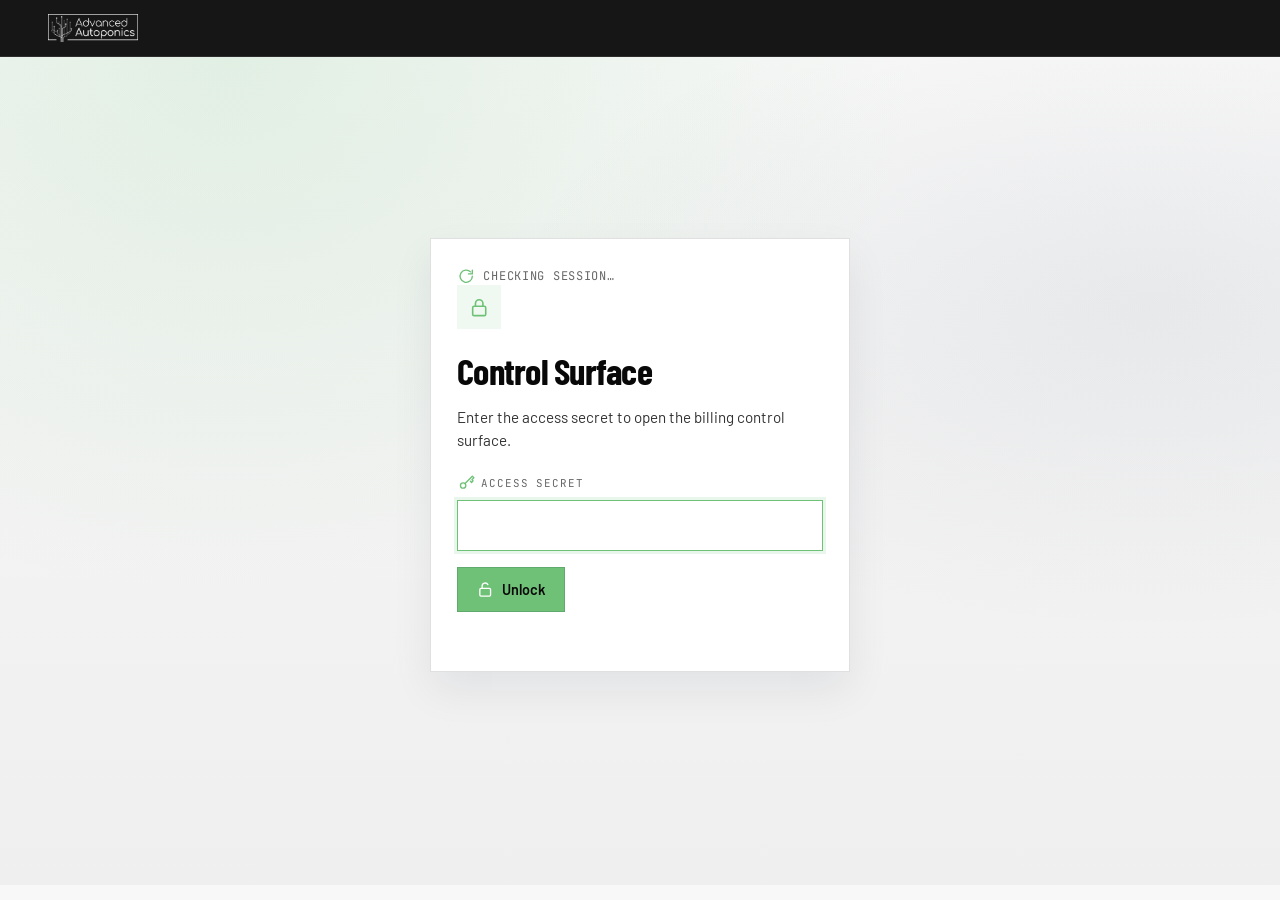
<file: admin-invoices.html>
<!DOCTYPE html>
<html lang="en">
<head>
<meta charset="UTF-8">
<meta name="viewport" content="width=device-width, initial-scale=1.0">
<title>Unlock | Advanced Autoponics Control Surface</title>
<meta name="robots" content="noindex, nofollow">
<link rel="icon" href="assets/favicon.png" type="image/png">
<link rel="preconnect" href="https://fonts.googleapis.com">
<link rel="preconnect" href="https://fonts.gstatic.com" crossorigin>
<link href="https://fonts.googleapis.com/css2?family=Barlow+Condensed:wght@400;500;600&amp;family=Barlow:ital,wght@0,300;0,400;0,500;0,600;1,400&amp;family=JetBrains+Mono:wght@400;500;600&amp;display=swap" rel="stylesheet">
<link rel="stylesheet" href="css/admin.css">
<style>
  .svg-sprite { position: absolute; width: 0; height: 0; overflow: hidden; }
  .ico {
    display: inline-block;
    width: 1.15rem;
    height: 1.15rem;
    flex-shrink: 0;
    color: var(--accent);
    vertical-align: -0.2em;
  }
  .ico-md { width: 1.4rem; height: 1.4rem; }
  .ico use { pointer-events: none; }

  .gate-shell {
    min-height: calc(100vh - 72px);
    display: grid;
    place-items: center;
    padding: 32px 18px 64px;
    background:
      radial-gradient(ellipse at 18% 0%, rgba(110, 193, 119, 0.16) 0%, transparent 46%),
      radial-gradient(ellipse at 90% 30%, rgba(10, 31, 61, 0.06) 0%, transparent 40%),
      linear-gradient(180deg, var(--paper) 0%, var(--paper-2) 100%);
  }
  .gate-card {
    width: min(100%, 420px);
    padding: 28px 26px;
    background: #fff;
    border: 1px solid var(--line-light);
    box-shadow: 0 18px 40px rgba(10, 31, 61, 0.07);
    animation: gate-in 0.4s ease both;
  }
  .gate-mark {
    width: 44px;
    height: 44px;
    display: grid;
    place-items: center;
    background: rgba(110, 193, 119, 0.1);
    margin-bottom: 14px;
  }
  .gate-card h1 {
    font-family: var(--font-display);
    font-style: normal;
    font-size: clamp(1.9rem, 4vw, 2.3rem);
    letter-spacing: -0.02em;
    color: var(--ink);
    margin: 0 0 8px;
  }
  .gate-card .lead {
    color: var(--ink-soft);
    font-size: 0.95rem;
    margin: 0 0 22px;
    line-height: 1.5;
  }
  .gate-card label {
    display: flex;
    align-items: center;
    gap: 6px;
    font-family: 'JetBrains Mono', monospace;
    font-size: 0.68rem;
    letter-spacing: 0.08em;
    text-transform: uppercase;
    color: var(--mute);
    margin-bottom: 8px;
  }
  .gate-card input {
    width: 100%;
    min-height: 48px;
    padding: 14px 16px;
    border: 1px solid var(--line-light);
    background: var(--paper);
    color: var(--ink);
    font-family: 'JetBrains Mono', monospace;
    font-size: 0.95rem;
    outline: none;
  }
  .gate-card input:focus {
    border-color: var(--accent);
    box-shadow: 0 0 0 3px rgba(110, 193, 119, 0.15);
    background: #fff;
  }
  .gate-actions {
    display: flex;
    flex-wrap: wrap;
    gap: 12px;
    margin-top: 16px;
  }
  .gate-shell .btn {
    border-color: rgba(10, 31, 61, 0.14);
    gap: 8px;
  }
  .gate-shell .btn.primary .ico { color: #fff; }
  .gate-msg {
    margin-top: 14px;
    min-height: 1.2em;
    font-size: 0.9rem;
    color: var(--ink-soft);
  }
  .gate-msg.err { color: #b42318; }
  .gate-checking {
    display: flex;
    align-items: center;
    gap: 8px;
    font-family: 'JetBrains Mono', monospace;
    font-size: 0.75rem;
    letter-spacing: 0.06em;
    text-transform: uppercase;
    color: var(--mute);
  }
  @keyframes gate-in {
    from { opacity: 0; transform: translateY(10px); }
    to { opacity: 1; transform: none; }
  }
  @media (prefers-reduced-motion: reduce) {
    .gate-card { animation: none; }
  }
</style>
</head>
<body>
<svg class="svg-sprite" xmlns="http://www.w3.org/2000/svg" aria-hidden="true" focusable="false">
  <symbol id="ico-lock" viewBox="0 0 24 24" fill="none" stroke="currentColor" stroke-width="1.75" stroke-linecap="round" stroke-linejoin="round"><rect x="5" y="11" width="14" height="10" rx="1.5"/><path d="M8 11V8a4 4 0 0 1 8 0v3"/></symbol>
  <symbol id="ico-unlock" viewBox="0 0 24 24" fill="none" stroke="currentColor" stroke-width="1.75" stroke-linecap="round" stroke-linejoin="round"><rect x="5" y="11" width="14" height="10" rx="1.5"/><path d="M8 11V8a4 4 0 0 1 7.5-2"/></symbol>
  <symbol id="ico-key" viewBox="0 0 24 24" fill="none" stroke="currentColor" stroke-width="1.75" stroke-linecap="round" stroke-linejoin="round"><circle cx="8" cy="15" r="3.5"/><path d="M10.5 12.5L20 3l2 2-2.5 2.5L21 9l-2 2-1.5-1.5"/></symbol>
  <symbol id="ico-refresh" viewBox="0 0 24 24" fill="none" stroke="currentColor" stroke-width="1.75" stroke-linecap="round" stroke-linejoin="round"><path d="M20 12a8 8 0 1 1-2.3-5.6"/><path d="M20 4v5h-5"/></symbol>
</svg>
<header class="topbar">
  <a class="logo" href="/"><img src="assets/aa-logo-horizontal.png" alt="Advanced Autoponics"></a>
</header>
<main class="gate-shell">
  <div class="gate-card" id="gate-panel">
    <p class="gate-checking" id="gate-status" hidden>
      <svg class="ico" aria-hidden="true"><use href="#ico-refresh"></use></svg>
      Checking session…
    </p>
    <div id="gate-form-wrap">
      <div class="gate-mark" aria-hidden="true"><svg class="ico ico-md"><use href="#ico-lock"></use></svg></div>
      <h1>Control Surface</h1>
      <p class="lead">Enter the access secret to open the billing control surface.</p>
      <form id="gate-form" method="post" action="#">
        <label for="unlock-secret"><svg class="ico" aria-hidden="true"><use href="#ico-key"></use></svg> Access secret</label>
        <input
          id="unlock-secret"
          name="secret"
          type="password"
          autocomplete="current-password"
          enterkeyhint="go"
          required
          autofocus
        >
        <div class="gate-actions">
          <button class="btn primary" type="submit" id="btn-unlock">
            <svg class="ico" aria-hidden="true"><use href="#ico-unlock"></use></svg>
            Unlock
          </button>
        </div>
        <p class="gate-msg" id="gate-msg" role="status" aria-live="polite"></p>
      </form>
    </div>
  </div>
</main>
<script>
(function () {
  const SECRET_KEY = 'aa_admin_secret';
  const APP_PATH = '/aa-billing-desk.html';

  const form = document.getElementById('gate-form');
  const input = document.getElementById('unlock-secret');
  const msg = document.getElementById('gate-msg');
  const status = document.getElementById('gate-status');
  const formWrap = document.getElementById('gate-form-wrap');
  const btn = document.getElementById('btn-unlock');

  function setMsg(text, isErr) {
    msg.textContent = text || '';
    msg.classList.toggle('err', !!isErr);
  }

  async function verifySecret(secret) {
    const res = await fetch('/api/invoices/admin/session', {
      headers: { Authorization: `Bearer ${secret}` },
      credentials: 'same-origin'
    });
    let data = null;
    try { data = await res.json(); } catch {}
    return { ok: res.ok && data?.ok === true, error: data?.error };
  }

  async function tryStoredSession() {
    const stored = sessionStorage.getItem(SECRET_KEY);
    if (!stored) return false;
    status.hidden = false;
    formWrap.hidden = true;
    const { ok } = await verifySecret(stored);
    if (ok) {
      location.replace(APP_PATH + '#/dashboard');
      return true;
    }
    sessionStorage.removeItem(SECRET_KEY);
    status.hidden = true;
    formWrap.hidden = false;
    return false;
  }

  form.addEventListener('submit', async (e) => {
    e.preventDefault();
    const secret = input.value.trim();
    if (!secret) {
      setMsg('Enter the access secret.', true);
      return;
    }
    btn.disabled = true;
    setMsg('Verifying…');
    try {
      const { ok, error } = await verifySecret(secret);
      if (!ok) {
        setMsg(error || 'Invalid secret.', true);
        return;
      }
      sessionStorage.setItem(SECRET_KEY, secret);
      location.assign(APP_PATH + '#/dashboard');
    } catch {
      setMsg('Could not reach the server.', true);
    } finally {
      btn.disabled = false;
    }
  });

  tryStoredSession();
})();
</script>
</body>
</html>
</file>
<file: css/style.css>
/* ============================================================
   Advanced Autoponics — Hut8-inspired contemporary tech
   Off-black / off-white, condensed display, sparse accent
   ============================================================ */

:root {
  --off-black: #080808;
  --off-white: #f8f8f8;
  --grey-100: #e8e8e8;
  --grey-150: #d8d8d8;
  --grey-175: #9a9a9a;
  --grey-200: #686868;
  --grey-400: #888888;
  --grey-700: #454545;
  --brand-gray: #323232;
  --muted-surface: #efefef;
  --accent: #6ec177;
  --accent-bright: #68c070;
  --accent-ink: #080808;
  --bg: var(--off-white);
  --bg-alt: var(--muted-surface);
  --bg-dark: var(--off-black);
  --bg-dark-alt: #121412;
  --dim-white: rgba(248, 248, 248, 0.1);
  --font-display: "Barlow Condensed", "Arial Narrow", sans-serif;
  --font-body: "Barlow", "Helvetica Neue", Helvetica, Arial, sans-serif;
  --pad-x: clamp(20px, 5vw, 110px);
  --pad-y: clamp(64px, 12vw, 140px);
  --safe-x: max(var(--pad-x), env(safe-area-inset-left, 0px));
  --safe-r: max(var(--pad-x), env(safe-area-inset-right, 0px));
  --max: 1180px;
  --header-h: 72px;
  --ease: cubic-bezier(0.86, 0, 0.07, 1);
  --ease-out: cubic-bezier(0.215, 0.61, 0.355, 1);
}

*, *::before, *::after {
  margin: 0;
  padding: 0;
  box-sizing: border-box;
}

html {
  scroll-behavior: smooth;
  scroll-padding-top: calc(var(--header-h) + 12px);
}

body {
  background: var(--off-white);
  color: var(--off-black);
  font-family: var(--font-body);
  font-size: 16px;
  font-weight: 400;
  line-height: 1.55;
  -webkit-font-smoothing: antialiased;
  overflow-x: clip;
}

body.nav-open {
  overflow: hidden;
  position: fixed;
  inset: 0;
  width: 100%;
  touch-action: none;
}

a {
  color: inherit;
  text-decoration: none;
}

:focus {
  outline: none;
}

:focus-visible {
  outline: 2px solid var(--accent);
  outline-offset: 3px;
}

/* ---------- Skip link ---------- */
.skip-link {
  position: fixed;
  top: 0;
  left: var(--pad-x);
  z-index: 100;
  padding: 12px 20px;
  background: var(--accent);
  color: var(--accent-ink);
  font-size: 0.85rem;
  font-weight: 500;
  letter-spacing: 0.04em;
  text-transform: uppercase;
  border-radius: 0 0 6px 6px;
  transform: translateY(-120%);
  transition: transform 0.25s var(--ease-out);
}

.skip-link:focus-visible {
  transform: translateY(0);
  outline: 2px solid var(--off-white);
  outline-offset: 2px;
}

/* ---------- External link indicator ---------- */
.external-indicator {
  display: inline-block;
  margin-left: 0.2em;
  font-size: 0.85em;
  opacity: 0.55;
  transition: opacity 0.25s, transform 0.25s var(--ease-out);
}

.text-link--external:hover .external-indicator,
.footer-col a:hover .external-indicator {
  opacity: 1;
  transform: translate(2px, -2px);
}

img {
  max-width: 100%;
  display: block;
}

.visually-hidden {
  position: absolute;
  width: 1px;
  height: 1px;
  padding: 0;
  margin: -1px;
  overflow: hidden;
  clip: rect(0, 0, 0, 0);
  white-space: nowrap;
  border: 0;
}

/* ---------- Icons ---------- */
.icon-sprite {
  position: absolute;
  width: 0;
  height: 0;
  overflow: hidden;
}

.icon {
  display: block;
  width: 24px;
  height: 24px;
  flex-shrink: 0;
  stroke: currentColor;
  fill: none;
  stroke-width: 1.5;
  stroke-linecap: square;
  stroke-linejoin: miter;
}

.icon--layer {
  width: 28px;
  height: 28px;
  color: var(--accent);
  margin-bottom: 20px;
}

.icon--feature {
  width: 22px;
  height: 22px;
  color: var(--off-black);
}

.icon--issue {
  width: 28px;
  height: 28px;
  color: var(--grey-200);
}

.icon--deliver {
  width: 26px;
  height: 26px;
  color: var(--off-black);
  margin-bottom: 16px;
  transition: color 0.35s var(--ease-out);
}

.icon--contact {
  width: 22px;
  height: 22px;
  color: var(--accent);
}

.icon--nav {
  width: 20px;
  height: 20px;
  color: var(--accent);
  opacity: 0.45;
  transition: opacity 0.35s var(--ease-out);
}

.icon--nav-sm {
  width: 16px;
  height: 16px;
  color: var(--accent);
  opacity: 0.6;
  flex-shrink: 0;
}

/* ---------- Header ---------- */
.site-header {
  position: fixed;
  top: 0;
  left: 0;
  right: 0;
  z-index: 40;
  display: flex;
  align-items: center;
  justify-content: space-between;
  gap: 16px;
  padding:
    calc(12px + env(safe-area-inset-top, 0px))
    var(--safe-r)
    12px
    var(--safe-x);
  min-height: var(--header-h);
  pointer-events: none;
}

@media (max-width: 900px) {
  .site-header {
    background: linear-gradient(
      180deg,
      rgba(8, 8, 8, 0.92) 0%,
      rgba(8, 8, 8, 0.72) 70%,
      rgba(8, 8, 8, 0) 100%
    );
  }
}

.brand,
.menu-toggle {
  pointer-events: auto;
}

.brand {
  display: flex;
  align-items: center;
}

.brand-logo {
  width: clamp(160px, 22vw, 220px);
  height: auto;
  display: block;
}

.menu-toggle {
  display: inline-flex;
  align-items: center;
  gap: 12px;
  background: var(--off-black);
  color: var(--off-white);
  border: 1px solid rgba(248, 248, 248, 0.22);
  border-radius: 8px;
  padding: 12px 16px 12px 18px;
  min-height: 44px;
  min-width: 44px;
  cursor: pointer;
  font-family: var(--font-body);
  font-size: 0.8rem;
  font-weight: 500;
  letter-spacing: 0.04em;
  text-transform: uppercase;
  box-shadow: 0 0 0 1px rgba(8, 8, 8, 0.35);
  transition: background 0.35s var(--ease-out), color 0.35s var(--ease-out), border-color 0.35s var(--ease-out), clip-path 0.5s var(--ease);
}

.menu-toggle[aria-expanded="true"] {
  background: var(--accent);
  color: var(--accent-ink);
  border-color: var(--accent);
}

.menu-toggle:focus-visible {
  outline: 2px solid var(--accent);
  outline-offset: 3px;
}

.menu-toggle-icon {
  display: flex;
  flex-direction: column;
  gap: 5px;
  width: 18px;
}

.menu-toggle-icon span {
  display: block;
  height: 1.5px;
  background: currentColor;
  transition: transform 0.3s var(--ease-out);
}

.menu-toggle[aria-expanded="true"] .menu-toggle-icon span:first-child {
  transform: translateY(3.25px) rotate(45deg);
}

.menu-toggle[aria-expanded="true"] .menu-toggle-icon span:last-child {
  transform: translateY(-3.25px) rotate(-45deg);
}

/* ---------- Full-screen nav ---------- */
.site-nav {
  position: fixed;
  inset: 0;
  z-index: 35;
  background: var(--off-black);
  color: var(--off-white);
  clip-path: inset(0 0 100% 0);
  transition: clip-path 0.8s var(--ease);
  overflow: auto;
  -webkit-overflow-scrolling: touch;
  overscroll-behavior: contain;
  padding:
    calc(var(--header-h) + 24px + env(safe-area-inset-top, 0px))
    var(--safe-r)
    calc(48px + env(safe-area-inset-bottom, 0px))
    var(--safe-x);
}

.site-nav.open {
  clip-path: inset(0 0 0 0);
}

.nav-backdrop {
  position: fixed;
  inset: 0;
  z-index: 30;
  background: transparent;
  backdrop-filter: blur(5px);
  -webkit-backdrop-filter: blur(5px);
  opacity: 0;
  pointer-events: none;
  transition: opacity 0.5s var(--ease);
}

.nav-backdrop.visible {
  opacity: 1;
  pointer-events: auto;
}

.site-nav-inner {
  display: grid;
  grid-template-columns: 1.2fr 1fr;
  gap: 48px;
  max-width: var(--max);
  margin: 0 auto;
}

.nav-section-label {
  font-size: 0.75rem;
  font-weight: 500;
  letter-spacing: 0.08em;
  text-transform: uppercase;
  color: var(--grey-400);
  margin-bottom: 28px;
  padding-bottom: 16px;
  border-bottom: 1px solid var(--dim-white);
}

.site-nav-links {
  display: flex;
  flex-direction: column;
}

.site-nav-links a {
  display: flex;
  align-items: center;
  gap: 16px;
  font-family: var(--font-display);
  font-size: clamp(1.75rem, 4vw, 2.5rem);
  font-weight: 500;
  line-height: 1.2;
  padding: 10px 0;
  min-height: 44px;
  opacity: 0.45;
  transition: opacity 0.35s var(--ease-out), color 0.35s var(--ease-out);
}

.site-nav-links a.is-active {
  opacity: 1;
  color: var(--accent);
}

.site-nav-links a.is-active .icon--nav {
  opacity: 1;
}

.site-nav-links a:hover .icon--nav,
.site-nav-links a:focus-visible .icon--nav {
  opacity: 1;
}

.site-nav-links a:hover,
.site-nav-links a:focus-visible {
  opacity: 1;
  outline: none;
}

.site-nav-aside {
  display: flex;
  flex-direction: column;
  gap: 10px;
  padding-top: 0;
}

.site-nav-aside a {
  display: inline-flex;
  align-items: center;
  gap: 10px;
  font-size: 1rem;
  font-weight: 400;
  color: var(--off-white);
  opacity: 0.7;
  padding: 6px 0;
  min-height: 44px;
  transition: opacity 0.25s, color 0.25s;
}

.site-nav-aside a:hover,
.site-nav-aside a:focus-visible {
  opacity: 1;
}

.nav-cta {
  margin-top: 24px;
  display: inline-flex;
  align-items: center;
  justify-content: center;
  width: fit-content;
  min-height: 44px;
  padding: 12px 18px;
  background: var(--accent);
  color: var(--accent-ink) !important;
  opacity: 1 !important;
  font-weight: 500;
  font-size: 0.85rem;
  letter-spacing: 0.04em;
  text-transform: uppercase;
  border-radius: 6px;
}

/* ---------- Buttons ---------- */
.btn {
  display: inline-flex;
  flex-direction: column;
  align-items: flex-start;
  gap: 4px;
  padding: 14px 0 18px;
  border: none;
  background: none;
  cursor: pointer;
  position: relative;
  font-family: var(--font-body);
  color: inherit;
  min-width: 180px;
  min-height: 44px;
}

.btn::after {
  content: "";
  position: absolute;
  left: 0;
  bottom: 0;
  width: 100%;
  height: 2px;
  background: currentColor;
  transform-origin: left;
  transition: transform 0.45s var(--ease-out);
}

.btn:hover::after,
.btn:focus-visible::after {
  transform: scaleX(0.35);
}

.btn:focus-visible {
  outline: 2px solid var(--accent);
  outline-offset: 4px;
}

.btn-kicker {
  font-size: 0.7rem;
  font-weight: 400;
  letter-spacing: 0.04em;
  text-transform: none;
  color: var(--grey-175);
}

.btn-label {
  font-size: 0.95rem;
  font-weight: 500;
  letter-spacing: 0.02em;
}

.btn-accent {
  color: var(--off-white);
}

.btn-accent::after {
  background: var(--accent);
  height: 3px;
}

.btn-ghost {
  color: var(--off-white);
  opacity: 0.75;
}

.btn-ghost:hover {
  opacity: 1;
}

.btn-dark {
  color: var(--off-black);
  flex-direction: row;
  align-items: center;
  min-width: 0;
  padding: 12px 0;
  font-size: 0.9rem;
  font-weight: 500;
  letter-spacing: 0.03em;
  text-transform: uppercase;
}

.btn-dark::after {
  background: var(--off-black);
  height: 2px;
}

.btn-solid {
  flex-direction: column;
  align-items: flex-start;
  justify-content: center;
  gap: 2px;
  min-width: min(100%, 280px);
  min-height: 60px;
  padding: 16px 32px 18px;
  background: var(--accent);
  color: var(--accent-ink);
  border: none;
  border-radius: 0;
  transition: background 0.25s var(--ease-out), transform 0.25s var(--ease-out);
}

.btn-solid::after {
  display: none;
}

.btn-solid .btn-kicker {
  color: rgba(8, 8, 8, 0.58);
}

.btn-solid .btn-label {
  font-size: 1.2rem;
  font-weight: 600;
  letter-spacing: 0.02em;
  color: var(--accent-ink);
}

.btn-solid:hover,
.btn-solid:focus-visible {
  background: var(--accent-bright);
}

.btn-solid:focus-visible {
  outline: 2px solid var(--off-white);
  outline-offset: 3px;
}

.text-link {
  display: inline-block;
  font-size: 0.9rem;
  font-weight: 500;
  letter-spacing: 0.02em;
  border-bottom: 1px solid currentColor;
  padding-bottom: 2px;
  transition: opacity 0.25s, border-color 0.25s, color 0.25s;
}

.text-link:hover,
.text-link:focus-visible {
  opacity: 0.7;
  border-bottom-color: var(--accent);
}

/* ---------- Hero ---------- */
.hero {
  position: relative;
  min-height: 100vh;
  min-height: 100dvh;
  display: flex;
  flex-direction: column;
  justify-content: center;
  padding:
    calc(var(--header-h) + 40px + env(safe-area-inset-top, 0px))
    var(--safe-r)
    calc(40px + env(safe-area-inset-bottom, 0px))
    var(--safe-x);
  background: var(--off-black);
  color: var(--off-white);
  overflow: hidden;
}

.hero-atmosphere {
  position: absolute;
  inset: -10%;
  background:
    radial-gradient(ellipse 70% 55% at 70% 40%, rgba(110, 193, 119, 0.08), transparent 55%),
    radial-gradient(ellipse 50% 40% at 20% 80%, rgba(104, 192, 112, 0.05), transparent 50%),
    linear-gradient(165deg, #0c0c0c 0%, #080808 45%, #101810 100%);
  pointer-events: none;
  z-index: 0;
}

/* ---------- Hero video background (ambient blend) ---------- */
.hero-video-bg {
  position: absolute;
  inset: 0;
  z-index: 0;
  overflow: hidden;
  pointer-events: none;
  -webkit-mask-image:
    linear-gradient(180deg, #000 0%, #000 55%, rgba(0, 0, 0, 0.55) 78%, transparent 100%),
    radial-gradient(ellipse 95% 85% at 55% 40%, #000 20%, rgba(0, 0, 0, 0.7) 55%, transparent 78%);
  mask-image:
    linear-gradient(180deg, #000 0%, #000 55%, rgba(0, 0, 0, 0.55) 78%, transparent 100%),
    radial-gradient(ellipse 95% 85% at 55% 40%, #000 20%, rgba(0, 0, 0, 0.7) 55%, transparent 78%);
  -webkit-mask-composite: source-in;
  mask-composite: intersect;
  -webkit-mask-repeat: no-repeat;
  mask-repeat: no-repeat;
  -webkit-mask-size: 100% 100%;
  mask-size: 100% 100%;
}

.hero-video {
  display: block;
  position: absolute;
  inset: 0;
  width: 100%;
  height: 100%;
  object-fit: cover;
  object-position: center center;
  pointer-events: none;
  opacity: 0.55;
  filter: brightness(0.55) contrast(1.05) saturate(0.95);
  transform: scale(1.04);
  transform-origin: center;
}

.hero-video.is-paused-data {
  opacity: 0;
}

.hero-video-bg.has-poster {
  background:
    linear-gradient(165deg, #0c0c0c 0%, #080808 45%, #101810 100%),
    radial-gradient(ellipse 70% 55% at 70% 40%, rgba(110, 193, 119, 0.1), transparent 55%);
}

.hero-video-wash {
  position: absolute;
  inset: 0;
  z-index: 1;
  pointer-events: none;
  background:
    linear-gradient(105deg, rgba(8, 8, 8, 0.88) 0%, rgba(8, 8, 8, 0.55) 32%, rgba(8, 8, 8, 0.28) 58%, rgba(8, 8, 8, 0.45) 100%),
    radial-gradient(ellipse 55% 50% at 60% 42%, rgba(110, 193, 119, 0.14), transparent 68%),
    linear-gradient(165deg, rgba(12, 18, 12, 0.2) 0%, transparent 45%, rgba(8, 8, 8, 0.35) 100%);
}

.hero-video-vignette {
  position: absolute;
  inset: 0;
  z-index: 2;
  pointer-events: none;
  background:
    radial-gradient(ellipse 70% 65% at 50% 45%, transparent 25%, rgba(8, 8, 8, 0.45) 70%, rgba(8, 8, 8, 0.92) 100%),
    linear-gradient(180deg, rgba(8, 8, 8, 0.35) 0%, transparent 22%, transparent 70%, rgba(8, 8, 8, 0.95) 100%);
}

/* ---------- Global map & datalines (centered Earth, Cloudflare cleanliness) ---------- */
.hero-global {
  display: none;
  position: absolute;
  inset: 0;
  z-index: 0;
  overflow: hidden;
  opacity: 0.42;
  mask-image: linear-gradient(90deg, transparent 0%, rgba(0, 0, 0, 0.15) 30%, rgba(0, 0, 0, 0.65) 62%, rgba(0, 0, 0, 0.3) 100%);
  -webkit-mask-image: linear-gradient(90deg, transparent 0%, rgba(0, 0, 0, 0.15) 30%, rgba(0, 0, 0, 0.65) 62%, rgba(0, 0, 0, 0.3) 100%);
}

.global-map-svg {
  display: block;
  width: 100%;
  height: 100%;
  min-height: 100%;
}

.globe-halo {
  opacity: 0.45;
}

.globe-sphere {
  opacity: 1;
}

.globe-outline {
  fill: none;
  stroke: rgba(110, 193, 119, 0.22);
  stroke-width: 1.1;
}

.globe-ring {
  fill: none;
  stroke: rgba(110, 193, 119, 0.07);
  stroke-width: 0.55;
}

.globe-meridian {
  fill: none;
  stroke: rgba(110, 193, 119, 0.06);
  stroke-width: 0.5;
}

.globe-dot {
  pointer-events: none;
}

.globe-dot--soft {
  opacity: 0.7;
}

.global-line {
  fill: none;
  stroke: rgba(110, 193, 119, 0.16);
  stroke-width: 0.85;
  stroke-linecap: round;
}

.global-line--active {
  stroke: rgba(110, 193, 119, 0.36);
  stroke-width: 1.05;
  opacity: 1;
}

.globe-land-glow {
  pointer-events: none;
}

.global-line-pulse {
  fill: none;
  stroke: rgba(110, 193, 119, 0.65);
  stroke-width: 1.35;
  stroke-linecap: round;
  opacity: 0;
  filter: none;
}

.global-node {
  fill: var(--off-black);
  stroke: rgba(110, 193, 119, 0.55);
  stroke-width: 1.15;
}

.global-node--cloud {
  fill: rgba(110, 193, 119, 0.22);
  stroke: var(--accent);
  stroke-width: 1.6;
}

.global-node--facility {
  stroke: rgba(110, 193, 119, 0.7);
  fill: rgba(110, 193, 119, 0.15);
}

.global-node--controller {
  fill: rgba(110, 193, 119, 0.12);
  stroke: rgba(110, 193, 119, 0.4);
  stroke-width: 1;
}

.global-node-pulse {
  fill: none;
  stroke: rgba(110, 193, 119, 0.4);
  stroke-width: 0.8;
  opacity: 0;
}

.global-node-label {
  font-family: var(--font-body);
  font-size: 9px;
  font-weight: 500;
  letter-spacing: 0.12em;
  text-transform: uppercase;
  fill: rgba(200, 210, 200, 0.55);
  paint-order: stroke fill;
  stroke: rgba(8, 8, 8, 0.65);
  stroke-width: 2.5px;
}

/* ---------- Connectivity section ---------- */
.connectivity {
  position: relative;
  overflow: hidden;
  border-top: 1px solid var(--dim-white);
  scroll-margin-top: calc(var(--header-h) + 12px);
}

.connectivity::before {
  content: "";
  position: absolute;
  inset: 8% 0 12% auto;
  width: min(58%, 720px);
  pointer-events: none;
  background: radial-gradient(
    ellipse 70% 65% at 70% 48%,
    rgba(110, 193, 119, 0.07) 0%,
    rgba(110, 193, 119, 0.02) 42%,
    transparent 72%
  );
  z-index: 0;
}

.connectivity-inner {
  position: relative;
  z-index: 1;
  max-width: var(--max);
  margin: 0 auto;
  display: grid;
  grid-template-columns: minmax(260px, 0.85fr) minmax(0, 1.35fr);
  gap: clamp(28px, 4.5vw, 56px);
  align-items: center;
}

.connectivity-copy .section-head {
  max-width: none;
  margin: 0 0 36px;
}

.connectivity-copy .section-dek {
  max-width: 34em;
}

.connectivity-stats {
  list-style: none;
  display: grid;
  grid-template-columns: repeat(3, 1fr);
  gap: 0;
  border-top: 1px solid var(--dim-white);
}

.connectivity-stats li {
  padding: 22px 18px 0 28px;
  border-right: 1px solid var(--dim-white);
}

.connectivity-stats li:first-child {
  padding-left: 0;
}

.connectivity-stats li:last-child {
  border-right: none;
  padding-right: 0;
}

.connectivity-stat-value {
  display: block;
  font-family: var(--font-display);
  font-size: clamp(1.2rem, 1.9vw, 1.5rem);
  font-weight: 500;
  color: var(--accent);
  margin-bottom: 8px;
  letter-spacing: 0.02em;
}

.connectivity-stat-label {
  display: block;
  font-size: 0.8rem;
  font-weight: 300;
  color: var(--grey-400);
  line-height: 1.4;
}

.connectivity-viz {
  position: relative;
  min-width: 0;
  max-width: 100%;
  margin-right: calc(var(--pad-x) * -0.35);
  justify-self: stretch;
  overflow: hidden;
}

.connectivity-viz.reveal {
  transition-duration: 1.15s;
  transition-delay: 0.12s;
}

.connectivity-video-frame {
  position: relative;
  aspect-ratio: 5 / 4;
  min-height: 300px;
  overflow: hidden;
  background: transparent;
  border: none;
  box-shadow: none;
  border-radius: 0;
  -webkit-mask-image: radial-gradient(
    ellipse 74% 70% at 52% 48%,
    #000 26%,
    rgba(0, 0, 0, 0.55) 56%,
    transparent 78%
  );
  mask-image: radial-gradient(
    ellipse 74% 70% at 52% 48%,
    #000 26%,
    rgba(0, 0, 0, 0.55) 56%,
    transparent 78%
  );
  -webkit-mask-repeat: no-repeat;
  mask-repeat: no-repeat;
  -webkit-mask-size: 100% 100%;
  mask-size: 100% 100%;
}

.connectivity-video-frame::before,
.connectivity-video-frame::after {
  content: "";
  position: absolute;
  inset: 0;
  pointer-events: none;
  z-index: 2;
}

.connectivity-video-frame::before {
  background:
    radial-gradient(ellipse 55% 50% at 50% 48%, transparent 35%, rgba(8, 8, 8, 0.35) 68%, rgba(8, 8, 8, 0.92) 100%),
    linear-gradient(90deg, rgba(8, 8, 8, 0.88) 0%, transparent 22%, transparent 78%, rgba(8, 8, 8, 0.55) 100%),
    linear-gradient(180deg, rgba(8, 8, 8, 0.55) 0%, transparent 24%, transparent 76%, rgba(8, 8, 8, 0.75) 100%);
}

.connectivity-video-frame::after {
  background:
    radial-gradient(ellipse 45% 42% at 50% 48%, rgba(110, 193, 119, 0.1) 0%, transparent 70%);
  mix-blend-mode: soft-light;
  opacity: 0.85;
}

.connectivity-video-wash {
  position: absolute;
  inset: 0;
  z-index: 1;
  pointer-events: none;
  background:
    linear-gradient(165deg, rgba(8, 8, 8, 0.15) 0%, transparent 40%, rgba(12, 18, 12, 0.22) 100%),
    radial-gradient(ellipse 60% 55% at 50% 48%, rgba(110, 193, 119, 0.08), transparent 65%);
  mix-blend-mode: color;
  opacity: 0.55;
}

.connectivity-video {
  display: block;
  width: 100%;
  height: 100%;
  object-fit: cover;
  object-position: center 46%;
  background: transparent;
  filter: brightness(0.88) contrast(1.08) saturate(1.12) hue-rotate(-4deg);
  mix-blend-mode: screen;
  transform: scale(1.06);
  transform-origin: center;
}

/* Dataline animations — slow, soft pulse */
@keyframes dataline-flow {
  0% { stroke-dashoffset: var(--line-length, 200); opacity: 0; }
  12% { opacity: 0.8; }
  78% { opacity: 0.55; }
  100% { stroke-dashoffset: calc(var(--line-length, 200) * -1); opacity: 0; }
}

@keyframes node-pulse-ring {
  0% { opacity: 0.35; transform: scale(1); }
  100% { opacity: 0; transform: scale(2); }
}

.global-line-pulse.is-animating {
  animation: dataline-flow var(--pulse-duration, 4.8s) var(--pulse-delay, 0s) ease-in-out infinite;
}

.global-node-pulse.is-animating {
  animation: node-pulse-ring 4.5s var(--pulse-delay, 0s) ease-out infinite;
  transform-origin: center;
  transform-box: fill-box;
}

[data-global-density="light"] .global-line-pulse {
  stroke-width: 1.15;
  filter: none;
}

[data-global-density="light"] .globe-outline {
  stroke: rgba(110, 193, 119, 0.14);
}

[data-global-density="light"] .globe-ring,
[data-global-density="light"] .globe-meridian {
  stroke: rgba(110, 193, 119, 0.04);
}

[data-global-density="light"] .global-node--facility {
  fill: rgba(110, 193, 119, 0.12);
  stroke: rgba(110, 193, 119, 0.45);
}

@media (max-width: 900px) {
  .hero-video {
    opacity: 0.32;
    transform: scale(1.02);
  }

  .hero-video-wash {
    background:
      linear-gradient(180deg, rgba(8, 8, 8, 0.88) 0%, rgba(8, 8, 8, 0.62) 35%, rgba(8, 8, 8, 0.72) 100%),
      radial-gradient(ellipse 70% 55% at 50% 35%, rgba(110, 193, 119, 0.12), transparent 65%),
      linear-gradient(165deg, rgba(12, 18, 12, 0.25) 0%, transparent 50%, rgba(8, 8, 8, 0.4) 100%);
  }

  .hero-video-vignette {
    background:
      radial-gradient(ellipse 85% 75% at 50% 40%, transparent 20%, rgba(8, 8, 8, 0.55) 68%, rgba(8, 8, 8, 0.96) 100%),
      linear-gradient(180deg, rgba(8, 8, 8, 0.45) 0%, transparent 20%, transparent 65%, rgba(8, 8, 8, 0.98) 100%);
  }

  .connectivity-inner {
    grid-template-columns: 1fr;
    gap: 28px;
  }

  .connectivity-viz {
    margin-right: 0;
    margin-left: 0;
    width: 100%;
  }

  .connectivity-stats {
    grid-template-columns: 1fr;
  }

  .connectivity-stats li,
  .connectivity-stats li:first-child,
  .connectivity-stats li:last-child {
    padding: 20px 0;
    border-right: none;
    border-bottom: 1px solid var(--dim-white);
  }

  .connectivity-stats li:last-child {
    border-bottom: none;
  }

  .connectivity-video-frame {
    aspect-ratio: 16 / 11;
    min-height: 0;
    width: 100%;
    max-width: 100%;
    -webkit-mask-image: radial-gradient(
      ellipse 82% 78% at 50% 48%,
      #000 30%,
      rgba(0, 0, 0, 0.5) 60%,
      transparent 80%
    );
    mask-image: radial-gradient(
      ellipse 82% 78% at 50% 48%,
      #000 30%,
      rgba(0, 0, 0, 0.5) 60%,
      transparent 80%
    );
  }

  .connectivity-video-frame::before {
    background:
      radial-gradient(ellipse 60% 55% at 50% 48%, transparent 38%, rgba(8, 8, 8, 0.4) 70%, rgba(8, 8, 8, 0.95) 100%),
      linear-gradient(180deg, rgba(8, 8, 8, 0.45) 0%, transparent 28%, transparent 72%, rgba(8, 8, 8, 0.7) 100%);
  }

  .connectivity-video {
    transform: scale(1.04);
  }
}

@media (max-width: 640px) {
  .hero-video {
    opacity: 0.26;
  }

  [data-global-density="light"] .global-line-pulse {
    stroke-width: 1;
  }

  .connectivity-video-frame {
    aspect-ratio: 4 / 3;
    min-height: 0;
  }

  .connectivity-video {
    object-position: center 42%;
    transform: scale(1.06);
  }
}

.hero-content {
  position: relative;
  z-index: 2;
  max-width: var(--max);
  width: 100%;
  margin: 0 auto;
}

.hero-brand {
  font-family: var(--font-display);
  font-size: clamp(1rem, 2vw, 1.25rem);
  font-weight: 500;
  letter-spacing: 0.06em;
  text-transform: uppercase;
  margin-bottom: 20px;
  color: var(--accent-bright);
}

.hero-title {
  font-family: var(--font-display);
  font-weight: 500;
  font-size: clamp(2.35rem, 9.5vw, 4.75rem);
  line-height: 1.05;
  letter-spacing: -0.01em;
  max-width: 12ch;
  margin-bottom: 28px;
  overflow-wrap: break-word;
  hyphens: manual;
}

.hero-lede {
  max-width: 34em;
  font-size: clamp(1rem, 1.5vw, 1.15rem);
  font-weight: 300;
  line-height: 1.65;
  color: rgba(248, 248, 248, 0.72);
  margin-bottom: 40px;
}

.hero-actions {
  display: flex;
  flex-wrap: wrap;
  gap: 28px 48px;
  align-items: flex-end;
}

.hero-meta {
  position: relative;
  z-index: 2;
  margin-top: auto;
  padding-top: 64px;
  max-width: var(--max);
  width: 100%;
  margin-left: auto;
  margin-right: auto;
  font-size: 0.75rem;
  font-weight: 400;
  letter-spacing: 0.06em;
  text-transform: uppercase;
  color: var(--grey-400);
  line-height: 1.5;
}

/* ---------- Protocols bar ---------- */
.protocols-bar {
  background: var(--off-black);
  color: var(--off-white);
  border-top: 1px solid var(--dim-white);
  border-bottom: 1px solid var(--dim-white);
  overflow: hidden;
}

.protocols-bar-inner {
  position: relative;
  display: flex;
  align-items: center;
  gap: clamp(16px, 4vw, 48px);
  padding: 18px var(--safe-r) 18px var(--safe-x);
  max-width: none;
  min-width: 0;
}

.protocols-bar-label {
  flex-shrink: 0;
  font-size: 0.7rem;
  font-weight: 500;
  letter-spacing: 0.1em;
  text-transform: uppercase;
  color: var(--accent);
  white-space: nowrap;
}

.protocols-track {
  display: none;
  flex: 1;
  min-width: 0;
  overflow: hidden;
  mask-image: linear-gradient(90deg, transparent, #000 5%, #000 95%, transparent);
  -webkit-mask-image: linear-gradient(90deg, transparent, #000 5%, #000 95%, transparent);
}

.protocols-marquee {
  display: flex;
  width: max-content;
  animation: protocols-marquee 84s linear infinite;
}

.protocols-track .protocols-list {
  animation: none;
}

.protocols-list {
  display: flex;
  align-items: center;
  gap: 0;
  list-style: none;
  flex-shrink: 0;
}

.protocols-list li {
  display: flex;
  align-items: center;
  font-family: var(--font-display);
  font-size: clamp(0.95rem, 1.6vw, 1.15rem);
  font-weight: 500;
  letter-spacing: 0.04em;
  text-transform: uppercase;
  white-space: nowrap;
  color: rgba(248, 248, 248, 0.85);
  padding: 0 clamp(16px, 2.5vw, 28px);
}

.protocols-list li::after {
  content: "";
  display: block;
  width: 4px;
  height: 4px;
  margin-left: clamp(16px, 2.5vw, 28px);
  background: var(--accent);
  opacity: 0.45;
  flex-shrink: 0;
}

.protocols-list li:last-child::after {
  display: none;
}

.protocols-list--static {
  flex: 1;
  min-width: 0;
  max-width: 100%;
  overflow-x: auto;
  -webkit-overflow-scrolling: touch;
  overscroll-behavior-x: contain;
  scrollbar-width: none;
  touch-action: pan-x;
  padding-bottom: 2px;
  mask-image: linear-gradient(90deg, #000 88%, transparent);
  -webkit-mask-image: linear-gradient(90deg, #000 88%, transparent);
}

.protocols-list--static::-webkit-scrollbar {
  display: none;
}

@keyframes protocols-marquee {
  0% { transform: translateX(0); }
  100% { transform: translateX(-50%); }
}

@media (min-width: 901px) {
  .protocols-track {
    display: flex;
  }

  .protocols-list--static:not(.protocols-list--a11y) {
    display: none;
  }

  .protocols-list--a11y {
    position: absolute;
    width: 1px;
    height: 1px;
    padding: 0;
    margin: -1px;
    overflow: hidden;
    clip: rect(0, 0, 0, 0);
    white-space: nowrap;
    border: 0;
    flex: none;
    mask-image: none;
    -webkit-mask-image: none;
  }
}

/* ---------- Statement ---------- */
.statement {
  padding: var(--pad-y) var(--safe-r) var(--pad-y) var(--safe-x);
  background: var(--off-white);
  max-width: none;
}

.statement-text {
  font-family: var(--font-display);
  font-weight: 400;
  font-size: clamp(1.5rem, 3.5vw, 2.5rem);
  line-height: 1.2;
  letter-spacing: -0.01em;
  max-width: 22em;
  margin-bottom: 36px;
}

/* ---------- Sections ---------- */
.section {
  padding: var(--pad-y) var(--safe-r) var(--pad-y) var(--safe-x);
  background: var(--bg);
  color: var(--off-black);
  scroll-margin-top: calc(var(--header-h) + 12px);
}

.section--dark {
  background: var(--bg-dark);
  color: var(--off-white);
}

.section--dark-alt {
  background: var(--bg-dark-alt);
  color: var(--off-white);
}

.section--muted {
  background: var(--bg-alt);
}

.section-head {
  max-width: var(--max);
  margin: 0 auto clamp(56px, 8vw, 72px);
}

.section-head--row {
  display: flex;
  align-items: flex-end;
  justify-content: space-between;
  gap: 24px;
  flex-wrap: wrap;
}

.eyebrow {
  font-size: 0.75rem;
  font-weight: 500;
  letter-spacing: 0.1em;
  text-transform: uppercase;
  color: var(--grey-200);
  margin-bottom: 18px;
}

.section--dark .eyebrow,
.section--dark-alt .eyebrow {
  color: var(--accent);
}

.section-title {
  font-family: var(--font-display);
  font-weight: 500;
  font-size: clamp(2rem, 6.5vw, 4rem);
  line-height: 1.08;
  letter-spacing: -0.015em;
  margin-bottom: 20px;
  overflow-wrap: break-word;
}

.section-dek {
  max-width: 36em;
  font-size: clamp(0.98rem, 2.4vw, 1.05rem);
  font-weight: 300;
  line-height: 1.65;
  color: var(--grey-200);
}

.section--dark .section-dek,
.section--dark-alt .section-dek {
  color: var(--grey-400);
}

/* ---------- Platform layers ---------- */
.layers {
  max-width: var(--max);
  margin: 0 auto;
  display: grid;
  grid-template-columns: repeat(3, 1fr);
  gap: 0;
  border-top: 1px solid var(--dim-white);
}

.layer {
  padding: 40px 32px 8px 0;
  border-right: 1px solid var(--dim-white);
  transition: background 0.35s var(--ease-out);
}

.layer:hover {
  background: rgba(248, 248, 248, 0.02);
}

.layer:last-child {
  border-right: none;
  padding-right: 0;
}

.layer:not(:first-child) {
  padding-left: 32px;
}

.layer-index {
  font-size: 0.75rem;
  font-weight: 500;
  letter-spacing: 0.08em;
  text-transform: uppercase;
  color: var(--accent);
  margin-bottom: 28px;
}

.layer-title {
  font-family: var(--font-display);
  font-weight: 500;
  font-size: clamp(1.5rem, 2.5vw, 2rem);
  line-height: 1.1;
  margin-bottom: 16px;
}

.layer-body {
  font-size: 0.95rem;
  font-weight: 300;
  line-height: 1.6;
  color: var(--grey-400);
  max-width: 28em;
}

/* ---------- Geminy split ---------- */
.split {
  max-width: var(--max);
  margin: 0 auto;
  display: grid;
  grid-template-columns: 1.3fr 1fr;
  gap: 64px;
  align-items: start;
}

.feature-list {
  list-style: none;
}

.feature-list li {
  display: grid;
  grid-template-columns: 1fr 1.2fr;
  gap: 24px;
  padding: 28px 0;
  border-top: 1px solid var(--grey-150);
}

.feature-list li:last-child {
  border-bottom: 1px solid var(--grey-150);
}

.feature-head {
  display: flex;
  align-items: center;
  gap: 14px;
}

.feature-label {
  font-family: var(--font-display);
  font-weight: 500;
  font-size: 1.35rem;
  line-height: 1.15;
}

.feature-copy {
  font-size: 0.95rem;
  font-weight: 300;
  color: var(--grey-200);
  align-self: center;
}

.spec-panel {
  background: var(--off-black);
  color: var(--off-white);
  padding: 36px 32px;
}

.spec-panel-title {
  font-family: var(--font-display);
  font-weight: 500;
  font-size: 1.25rem;
  margin-bottom: 28px;
}

.spec-dl {
  margin-bottom: 28px;
}

.spec-dl div {
  display: grid;
  grid-template-columns: 110px 1fr;
  gap: 12px;
  padding: 12px 0;
  border-bottom: 1px solid var(--dim-white);
}

.spec-dl dt {
  font-size: 0.7rem;
  font-weight: 500;
  letter-spacing: 0.08em;
  text-transform: uppercase;
  color: var(--grey-400);
  padding-top: 3px;
}

.spec-dl dd {
  font-size: 0.95rem;
  font-weight: 400;
}

.spec-note {
  font-size: 0.88rem;
  font-weight: 300;
  line-height: 1.55;
  color: var(--grey-400);
  margin-bottom: 28px;
}

.spec-panel .btn-dark {
  color: var(--off-white);
}

.spec-panel .btn-dark::after {
  background: var(--accent);
}

/* ---------- Issues ---------- */
.issue-list {
  max-width: var(--max);
  margin: 0 auto;
}

.issue {
  display: grid;
  grid-template-columns: 56px 1fr;
  gap: 24px;
  padding: 36px 0;
  border-top: 1px solid var(--grey-150);
}

.issue:last-child {
  border-bottom: 1px solid var(--grey-150);
}

.issue-icon {
  display: flex;
  align-items: flex-start;
  padding-top: 2px;
}

.issue-num {
  font-family: var(--font-display);
  font-weight: 500;
  font-size: 1.5rem;
  color: var(--grey-200);
  line-height: 1;
}

.issue h3 {
  font-family: var(--font-display);
  font-weight: 500;
  font-size: 1.5rem;
  line-height: 1.15;
  margin-bottom: 10px;
}

.issue p {
  max-width: 40em;
  font-weight: 300;
  color: var(--grey-200);
}

/* ---------- Steps ---------- */
.steps {
  list-style: none;
  max-width: var(--max);
  margin: 0 auto 48px;
}

.steps li {
  display: grid;
  grid-template-columns: 72px 1fr;
  gap: 24px;
  padding: 36px 0;
  border-top: 1px solid var(--dim-white);
}

.steps li:last-child {
  border-bottom: 1px solid var(--dim-white);
}

.step-num {
  font-family: var(--font-display);
  font-weight: 500;
  font-size: 1.5rem;
  color: var(--accent);
  line-height: 1;
}

.steps h3 {
  font-family: var(--font-display);
  font-weight: 500;
  font-size: 1.5rem;
  line-height: 1.15;
  margin-bottom: 10px;
}

.steps p {
  max-width: 40em;
  font-weight: 300;
  color: var(--grey-400);
}

.traits {
  list-style: none;
  max-width: var(--max);
  margin: 0 auto;
  display: flex;
  flex-wrap: wrap;
  gap: 12px 32px;
}

.traits li {
  font-size: 0.8rem;
  font-weight: 500;
  letter-spacing: 0.06em;
  text-transform: uppercase;
  color: var(--grey-175);
}

.traits li::before {
  content: "";
  display: inline-block;
  width: 8px;
  height: 8px;
  background: var(--accent);
  margin-right: 10px;
  vertical-align: middle;
}

/* ---------- Deliver ---------- */
.deliver-grid {
  max-width: var(--max);
  margin: 0 auto;
  display: grid;
  grid-template-columns: repeat(2, 1fr);
  gap: 0;
}

.deliver {
  padding: 40px 40px 40px 0;
  border-top: 1px solid var(--grey-150);
  transition: background 0.35s var(--ease-out);
}

.deliver:hover {
  background: rgba(8, 8, 8, 0.02);
}

.deliver:hover .icon--deliver {
  color: var(--accent);
}

.deliver:nth-child(even) {
  padding-left: 40px;
  padding-right: 0;
  border-left: 1px solid var(--grey-150);
}

.deliver:nth-child(n + 3) {
  border-bottom: 1px solid var(--grey-150);
}

.deliver h3 {
  font-family: var(--font-display);
  font-weight: 500;
  font-size: 1.5rem;
  line-height: 1.15;
  margin-bottom: 12px;
}

.deliver p {
  font-weight: 300;
  color: var(--grey-200);
  max-width: 32em;
}

/* ---------- Insights ---------- */
.news-list {
  max-width: var(--max);
  margin: 0 auto;
}

.news-item {
  display: grid;
  grid-template-columns: 120px 1fr auto;
  gap: 24px;
  align-items: baseline;
  padding: 28px 0;
  border-top: 1px solid var(--grey-150);
  transition: color 0.25s, background 0.25s;
}

.news-item:focus-visible {
  outline: 2px solid var(--accent);
  outline-offset: 4px;
}

.news-item:hover,
.news-item:focus-visible {
  background: rgba(8, 8, 8, 0.03);
}

.news-item:last-child {
  border-bottom: 1px solid var(--grey-150);
}

.news-item time {
  font-size: 0.8rem;
  font-weight: 400;
  color: var(--grey-200);
}

.news-title {
  font-family: var(--font-display);
  font-weight: 500;
  font-size: clamp(1.15rem, 2vw, 1.45rem);
  line-height: 1.2;
}

.news-arrow {
  font-size: 1.1rem;
  color: var(--grey-200);
  transition: transform 0.3s var(--ease-out), color 0.3s;
}

.news-item:hover .news-title,
.news-item:focus-visible .news-title {
  color: var(--grey-700);
}

.news-item:hover .news-arrow,
.news-item:focus-visible .news-arrow {
  transform: translate(4px, -4px);
  color: var(--accent);
}

.news-item:hover .external-indicator,
.news-item:focus-visible .external-indicator {
  opacity: 1;
}

/* ---------- Geminy alpha signup ---------- */
.geminy-signup {
  max-width: 720px;
  margin-top: 0;
  padding: 32px 0 0;
  border-top: 1px solid var(--dim-white);
  accent-color: var(--accent);
}

.geminy-signup-fields {
  display: grid;
  gap: 24px;
  margin-bottom: 32px;
}

.geminy-field {
  display: flex;
  flex-direction: column;
}

.geminy-field label {
  display: block;
  font-family: var(--font-display);
  font-weight: 500;
  font-size: 0.95rem;
  letter-spacing: 0.06em;
  text-transform: uppercase;
  color: var(--off-white);
  margin-bottom: 10px;
}

.geminy-field input {
  width: 100%;
  box-sizing: border-box;
  font-family: var(--font-body);
  font-size: 1rem;
  font-weight: 400;
  color: var(--off-black);
  background: var(--off-white);
  border: 2px solid transparent;
  border-radius: 0;
  padding: 16px 18px;
  min-height: 52px;
  transition: border-color 0.2s, background 0.2s, box-shadow 0.2s;
}

.geminy-field input::placeholder {
  color: var(--grey-400);
}

.geminy-field input:hover {
  border-color: rgba(110, 193, 119, 0.45);
}

.geminy-field input:focus-visible {
  outline: 2px solid var(--accent);
  outline-offset: 2px;
  border-color: var(--accent);
  box-shadow: 0 0 0 4px rgba(110, 193, 119, 0.18);
}

.geminy-field input:user-invalid {
  border-color: #e24b4b;
  background: #fff8f7;
}

.geminy-field input:user-valid {
  border-color: rgba(110, 193, 119, 0.85);
}

.geminy-hint {
  display: block;
  margin-top: 8px;
  font-size: 0.85rem;
  color: var(--grey-400);
  line-height: 1.45;
}

.geminy-field-error {
  display: none;
  margin: 8px 0 0;
  font-size: 0.85rem;
  color: #ff8a80;
}

.geminy-field input:user-invalid ~ .geminy-field-error {
  display: block;
}

.geminy-signup-actions {
  display: flex;
  flex-direction: column;
  align-items: flex-start;
  gap: 16px;
}

.geminy-signup-actions .btn-solid {
  width: 100%;
  min-width: 0;
}

.geminy-signup-note {
  font-size: 0.9rem;
  color: var(--grey-400);
  max-width: 42ch;
  line-height: 1.5;
}

.geminy-signup-note a {
  color: var(--off-white);
  border-bottom: 1px solid rgba(110, 193, 119, 0.55);
}

.geminy-signup-note a:hover,
.geminy-signup-note a:focus-visible {
  color: var(--accent);
  border-bottom-color: var(--accent);
}

.geminy-form-status {
  margin-top: 20px;
  min-height: 1.4em;
  font-size: 0.95rem;
  color: var(--grey-400);
}

.geminy-form-status.is-error {
  color: #ff8a80;
}

.geminy-form-status.is-ok {
  color: var(--accent);
}

.geminy-signup.is-busy .btn {
  opacity: 0.65;
  pointer-events: none;
}

/* ---------- Contact ---------- */
.contact {
  padding: var(--pad-y) var(--safe-r) var(--pad-y) var(--safe-x);
  background: var(--off-black);
  color: var(--off-white);
  scroll-margin-top: calc(var(--header-h) + 12px);
}

.contact .eyebrow {
  color: var(--accent);
}

.contact-title {
  font-family: var(--font-display);
  font-weight: 500;
  font-size: clamp(2rem, 6.5vw, 4rem);
  line-height: 1.08;
  letter-spacing: -0.015em;
  max-width: 14ch;
  margin-bottom: 20px;
  overflow-wrap: break-word;
}

.contact-sub {
  font-size: 1.05rem;
  font-weight: 300;
  color: var(--grey-400);
  margin-bottom: 40px;
}

.contact-actions {
  display: flex;
  flex-wrap: wrap;
  gap: 20px 40px;
  margin-bottom: 48px;
  padding: 28px 0;
  border-top: 1px solid var(--dim-white);
  border-bottom: 1px solid var(--dim-white);
}

.contact-link {
  display: inline-flex;
  align-items: center;
  gap: 12px;
  font-family: var(--font-display);
  font-weight: 500;
  font-size: clamp(1.35rem, 2.5vw, 2rem);
  line-height: 1.2;
  border-bottom: 2px solid transparent;
  padding-bottom: 4px;
  min-height: 44px;
  transition: border-color 0.25s, color 0.25s, transform 0.25s var(--ease-out);
}

.contact-link:hover,
.contact-link:focus-visible {
  border-bottom-color: var(--accent);
  color: var(--accent);
  transform: translateY(-1px);
}

/* ---------- Footer ---------- */
.site-footer {
  background: var(--off-black);
  color: rgba(248, 248, 248, 0.55);
  padding: 64px var(--safe-r) calc(28px + env(safe-area-inset-bottom, 0px)) var(--safe-x);
  border-top: 1px solid var(--dim-white);
}

.footer-grid {
  max-width: var(--max);
  margin: 0 auto 48px;
  display: grid;
  grid-template-columns: 2fr 1fr 1fr;
  gap: 40px;
}

.footer-brand .footer-logo {
  width: 88px;
  height: auto;
  margin-bottom: 20px;
  border-radius: 4px;
}

.footer-brand p {
  font-size: 0.9rem;
  font-weight: 300;
  line-height: 1.6;
  max-width: 28em;
}

.footer-label {
  font-size: 0.7rem;
  font-weight: 500;
  letter-spacing: 0.1em;
  text-transform: uppercase;
  color: var(--grey-400);
  margin-bottom: 16px;
}

.footer-col {
  display: flex;
  flex-direction: column;
  gap: 10px;
}

.footer-col a {
  font-size: 0.9rem;
  padding: 8px 0;
  min-height: 44px;
  display: inline-flex;
  align-items: center;
  transition: color 0.2s;
}

.footer-col a:hover,
.footer-col a:focus-visible {
  color: var(--off-white);
}

.footer-col a[href^="mailto:"],
.footer-col a[href^="tel:"] {
  font-weight: 500;
  color: rgba(248, 248, 248, 0.75);
}

.footer-col a[href^="mailto:"]:hover,
.footer-col a[href^="tel:"]:hover,
.footer-col a[href^="mailto:"]:focus-visible,
.footer-col a[href^="tel:"]:focus-visible {
  color: var(--accent);
}

.footer-copy {
  max-width: var(--max);
  margin: 0 auto;
  padding-top: 24px;
  border-top: 1px solid var(--dim-white);
  font-size: 0.7rem;
  letter-spacing: 0.04em;
  text-transform: uppercase;
  opacity: 0.5;
}

/* ---------- Scroll circuit indicator (right gutter) ---------- */
.scroll-circuit {
  position: fixed;
  top: var(--header-h);
  right: max(4px, env(safe-area-inset-right, 0px));
  left: auto;
  bottom: 0;
  width: 56px;
  z-index: 5;
  pointer-events: none;
  opacity: 1;
  -webkit-mask-image: linear-gradient(
    to bottom,
    transparent 0%,
    #000 5%,
    #000 94%,
    transparent 100%
  );
  mask-image: linear-gradient(
    to bottom,
    transparent 0%,
    #000 5%,
    #000 94%,
    transparent 100%
  );
}

.scroll-circuit-svg {
  display: block;
  width: 100%;
  height: 100%;
  overflow: visible;
}

.scroll-circuit-trunk {
  stroke-width: 1.25;
  stroke-linecap: square;
  stroke-linejoin: miter;
  fill: none;
}

.scroll-circuit-track .scroll-circuit-trunk {
  stroke: rgba(110, 193, 119, 0.2);
}

.scroll-circuit-active .scroll-circuit-trunk {
  stroke: var(--accent);
  stroke-width: 1.5;
}

.scroll-circuit-branch {
  stroke-width: 1.25;
  stroke-linecap: square;
  stroke-linejoin: miter;
  fill: none;
}

.scroll-circuit-track .scroll-circuit-branch {
  stroke: rgba(110, 193, 119, 0.16);
}

.scroll-circuit-active .scroll-circuit-branch {
  stroke: var(--accent);
  stroke-width: 1.35;
}

.scroll-circuit-node {
  fill: none;
  stroke-width: 1.25;
}

.scroll-circuit-track .scroll-circuit-node {
  stroke: rgba(110, 193, 119, 0.22);
}

.scroll-circuit-track .scroll-circuit-node.is-solid {
  fill: rgba(110, 193, 119, 0.18);
}

.scroll-circuit-active .scroll-circuit-branch,
.scroll-circuit-active .scroll-circuit-node {
  opacity: 0;
  transition: opacity 0.4s var(--ease-out);
}

.scroll-circuit-active .scroll-circuit-node {
  stroke: var(--accent);
}

.scroll-circuit-active .scroll-circuit-node.is-solid {
  fill: var(--accent);
}

.scroll-circuit-active .scroll-circuit-node:not(.is-solid) {
  fill: none;
}

.scroll-circuit-cap {
  fill: none;
  stroke: rgba(110, 193, 119, 0.28);
  stroke-width: 1.25;
}

.scroll-circuit-active .scroll-circuit-cap {
  stroke: var(--accent);
  fill: var(--accent);
  opacity: 0;
  transition: opacity 0.35s var(--ease-out);
}

.scroll-circuit-dot {
  fill: var(--accent);
  stroke: var(--off-black);
  stroke-width: 1.25;
}

.scroll-circuit-dot-glow {
  fill: rgba(110, 193, 119, 0.22);
  stroke: none;
}

/* ---------- Scroll progress ---------- */
.scroll-progress {
  position: fixed;
  top: 0;
  left: 0;
  right: 0;
  z-index: 50;
  height: 2px;
  background: rgba(8, 8, 8, 0.08);
  pointer-events: none;
}

.scroll-progress-bar {
  display: block;
  height: 100%;
  width: 0%;
  background: var(--accent);
  transform-origin: left;
  transition: width 0.08s linear;
}

/* ---------- Hero glow ---------- */
.hero-glow {
  position: absolute;
  width: min(520px, 70vw);
  height: min(520px, 70vw);
  border-radius: 50%;
  background: radial-gradient(circle, rgba(110, 193, 119, 0.14) 0%, transparent 68%);
  pointer-events: none;
  opacity: 0;
  transform: translate(-50%, -50%);
  transition: opacity 0.6s var(--ease-out);
  will-change: transform;
}

.hero-glow.is-active {
  opacity: 1;
}

/* ---------- Platform layers ---------- */
.layer-toggle {
  display: block;
  width: 100%;
  text-align: left;
  background: none;
  border: none;
  padding: 0;
  color: inherit;
  font: inherit;
  cursor: default;
}

.layer-toggle:focus-visible {
  outline: 2px solid var(--accent);
  outline-offset: 4px;
}

.layer-detail {
  font-size: 0.85rem;
  font-weight: 400;
  line-height: 1.55;
  color: var(--accent);
  max-height: 0;
  opacity: 0;
  overflow: hidden;
  margin-top: 0;
  transition: max-height 0.45s var(--ease-out), opacity 0.35s var(--ease-out), margin-top 0.35s var(--ease-out);
}

.layer:hover .layer-detail,
.layer:focus-within .layer-detail,
.layer.is-expanded .layer-detail {
  max-height: 6em;
  opacity: 1;
  margin-top: 16px;
}

/* ---------- Sensor panel ---------- */
.sensor-panel {
  margin-bottom: 28px;
  padding-bottom: 24px;
  border-bottom: 1px solid var(--dim-white);
}

.sensor-panel-head {
  display: flex;
  align-items: center;
  justify-content: space-between;
  margin-bottom: 18px;
}

.sensor-status {
  display: inline-flex;
  align-items: center;
  gap: 8px;
  font-size: 0.7rem;
  font-weight: 500;
  letter-spacing: 0.08em;
  text-transform: uppercase;
  color: var(--accent);
}

.sensor-pulse {
  width: 6px;
  height: 6px;
  border-radius: 50%;
  background: var(--accent);
  animation: sensor-blink 2.4s ease-in-out infinite;
}

@keyframes sensor-blink {
  0%, 100% { opacity: 1; transform: scale(1); }
  50% { opacity: 0.35; transform: scale(0.85); }
}

.sensor-time {
  font-size: 0.75rem;
  font-weight: 400;
  color: var(--grey-400);
  font-variant-numeric: tabular-nums;
}

.sensor-grid {
  display: grid;
  grid-template-columns: repeat(2, 1fr);
  gap: 12px 20px;
}

.sensor-readout {
  display: flex;
  flex-direction: column;
  gap: 4px;
}

.sensor-label {
  font-size: 0.65rem;
  font-weight: 500;
  letter-spacing: 0.1em;
  text-transform: uppercase;
  color: var(--grey-400);
}

.sensor-value {
  font-family: var(--font-display);
  font-size: 1.35rem;
  font-weight: 500;
  line-height: 1;
  font-variant-numeric: tabular-nums;
  transition: color 0.3s var(--ease-out);
}

.sensor-value.is-updating {
  color: var(--accent);
}

/* ---------- Issue stagger & hover ---------- */
.issue-list[data-stagger] .issue.reveal {
  transition-delay: calc(var(--stagger, 0) * 0.1s);
}

.issue {
  transition: background 0.35s var(--ease-out), padding-left 0.35s var(--ease-out);
}

.issue:hover,
.issue:focus-within {
  background: rgba(8, 8, 8, 0.03);
  padding-left: 12px;
}

.issue:hover .icon--issue,
.issue:focus-within .icon--issue {
  color: var(--accent);
  transition: color 0.35s var(--ease-out);
}

/* ---------- Deliver tilt & lift ---------- */
.deliver {
  transition: background 0.35s var(--ease-out), transform 0.35s var(--ease-out), box-shadow 0.35s var(--ease-out);
  transform-style: preserve-3d;
  will-change: transform;
}

.deliver:hover,
.deliver:focus-within {
  background: rgba(8, 8, 8, 0.02);
  box-shadow: inset 0 0 0 1px rgba(110, 193, 119, 0.35);
}

.deliver:focus-within {
  outline: none;
}

/* ---------- Nav stagger ---------- */
.site-nav-links a,
.site-nav-aside a,
.site-nav-aside .nav-cta {
  opacity: 0;
  transform: translateY(12px);
  transition: opacity 0.4s var(--ease-out), transform 0.4s var(--ease-out), color 0.35s var(--ease-out);
}

.site-nav.open .site-nav-links a,
.site-nav.open .site-nav-aside a,
.site-nav.open .site-nav-aside .nav-cta {
  opacity: 0.45;
  transform: translateY(0);
}

.site-nav.open .site-nav-links a.is-active {
  opacity: 1;
}

.site-nav.open .site-nav-aside a {
  opacity: 0.7;
}

.site-nav.open .site-nav-aside .nav-cta {
  opacity: 1;
}

.site-nav.open .site-nav-links a:nth-child(2) { transition-delay: 0.05s; }
.site-nav.open .site-nav-links a:nth-child(3) { transition-delay: 0.1s; }
.site-nav.open .site-nav-links a:nth-child(4) { transition-delay: 0.15s; }
.site-nav.open .site-nav-links a:nth-child(5) { transition-delay: 0.2s; }
.site-nav.open .site-nav-links a:nth-child(6) { transition-delay: 0.25s; }
.site-nav.open .site-nav-links a:nth-child(7) { transition-delay: 0.3s; }
.site-nav.open .site-nav-links a:nth-child(8) { transition-delay: 0.35s; }
.site-nav.open .site-nav-aside a:nth-child(2) { transition-delay: 0.2s; }
.site-nav.open .site-nav-aside a:nth-child(3) { transition-delay: 0.25s; }
.site-nav.open .site-nav-aside a:nth-child(4) { transition-delay: 0.35s; }

/* ---------- Button magnetic & underline draw ---------- */
.btn[data-magnetic] {
  transition: transform 0.25s var(--ease-out);
}

.btn::after {
  transform: scaleX(1);
}

.btn:hover::after,
.btn:focus-visible::after {
  transform: scaleX(0.35);
}

.text-link {
  position: relative;
  border-bottom: none;
}

.text-link::after {
  content: "";
  position: absolute;
  left: 0;
  bottom: 0;
  width: 100%;
  height: 1px;
  background: currentColor;
  transform-origin: left;
  transform: scaleX(1);
  transition: transform 0.4s var(--ease-out), background 0.25s;
}

.text-link:hover::after,
.text-link:focus-visible::after {
  transform: scaleX(0.4);
  background: var(--accent);
}

/* ---------- Insights row highlight ---------- */
.news-item {
  position: relative;
  padding-left: 12px;
  padding-right: 12px;
  margin-left: 0;
  margin-right: 0;
}

.news-item::before {
  content: "";
  position: absolute;
  left: 0;
  top: 0;
  bottom: 0;
  width: 2px;
  background: var(--accent);
  transform: scaleY(0);
  transform-origin: top;
  transition: transform 0.35s var(--ease-out);
}

.news-item:hover::before,
.news-item:focus-visible::before {
  transform: scaleY(1);
}

.news-arrow .external-indicator {
  display: inline-block;
  transition: transform 0.35s var(--ease-out), opacity 0.25s;
}

.news-item:hover .news-arrow .external-indicator,
.news-item:focus-visible .news-arrow .external-indicator {
  transform: translate(5px, -5px);
}

.reveal {
  opacity: 0;
  transform: translateY(28px);
  transition: opacity 0.8s var(--ease), transform 0.8s var(--ease);
}

.reveal.is-visible {
  opacity: 1;
  transform: translateY(0);
}

/* ---------- Responsive ---------- */
@media (max-width: 900px) {
  :root {
    --header-h: 64px;
    --pad-y: clamp(56px, 10vw, 96px);
  }

  .scroll-circuit {
    display: none !important;
  }

  .layer-toggle {
    cursor: pointer;
    min-height: 44px;
  }

  .layer-detail {
    max-height: none;
    opacity: 1;
    margin-top: 12px;
    display: none;
  }

  .layer.is-expanded .layer-detail {
    display: block;
  }

  .layer:hover .layer-detail {
    display: none;
  }

  .layer.is-expanded:hover .layer-detail {
    display: block;
  }

  .layers {
    grid-template-columns: 1fr;
    gap: 0;
  }

  .layer,
  .layer:not(:first-child),
  .layer:last-child {
    padding: 28px 0;
    border-right: none;
    border-bottom: 1px solid var(--dim-white);
  }

  .layer:last-child {
    border-bottom: none;
  }

  .split {
    grid-template-columns: 1fr;
    gap: 36px;
  }

  .feature-list li {
    grid-template-columns: 1fr;
    gap: 8px;
    padding: 22px 0;
  }

  .feature-head {
    gap: 12px;
  }

  .spec-panel {
    padding: 28px 22px;
  }

  .spec-dl div {
    grid-template-columns: 96px 1fr;
    gap: 10px;
  }

  .issue {
    grid-template-columns: 44px 1fr;
    gap: 16px;
    padding: 28px 0;
  }

  .issue:hover,
  .issue:focus-within {
    padding-left: 8px;
  }

  .icon--issue {
    width: 24px;
    height: 24px;
  }

  .steps li {
    padding: 28px 0;
  }

  .deliver-grid {
    grid-template-columns: 1fr;
  }

  .deliver,
  .deliver:nth-child(even) {
    padding: 28px 0;
    border-left: none;
  }

  .deliver:nth-child(n + 3) {
    border-bottom: none;
  }

  .deliver:last-child {
    border-bottom: 1px solid var(--grey-150);
  }

  .footer-grid {
    grid-template-columns: 1fr;
    gap: 32px;
  }

  .site-nav-inner {
    grid-template-columns: 1fr;
    gap: 40px;
  }

  .site-nav-links a {
    font-size: clamp(1.6rem, 7vw, 2.25rem);
    padding: 12px 0;
  }

  .section-head {
    margin-bottom: clamp(36px, 6vw, 56px);
  }

  .section--dark .section-dek,
  .section--dark-alt .section-dek {
    color: rgba(248, 248, 248, 0.62);
  }

  .connectivity-stat-label {
    color: rgba(248, 248, 248, 0.55);
  }

  .contact-actions {
    flex-direction: column;
    align-items: flex-start;
    gap: 12px;
  }

  .contact-link {
    font-size: clamp(1.2rem, 5vw, 1.75rem);
    word-break: break-word;
  }
}

@media (max-width: 640px) {
  :root {
    --pad-x: 18px;
    --header-h: 60px;
  }

  .brand-logo {
    width: clamp(132px, 40vw, 168px);
  }

  .menu-toggle {
    padding: 12px;
    gap: 0;
    background: rgba(8, 8, 8, 0.72);
    border-color: rgba(248, 248, 248, 0.35);
    backdrop-filter: blur(8px);
    -webkit-backdrop-filter: blur(8px);
  }

  .menu-toggle-label {
    display: none;
  }

  .menu-toggle-icon {
    width: 18px;
  }

  .menu-toggle-icon span {
    height: 2px;
  }

  .hero-brand {
    margin-bottom: 14px;
  }

  .hero-title {
    font-size: clamp(2.2rem, 11vw, 3rem);
    margin-bottom: 20px;
  }

  .hero-lede {
    font-size: 1rem;
    margin-bottom: 32px;
    color: rgba(248, 248, 248, 0.78);
  }

  .hero-meta {
    padding-top: 40px;
    font-size: 0.68rem;
    letter-spacing: 0.05em;
  }

  .hero-actions {
    flex-direction: column;
    align-items: flex-start;
    gap: 12px;
    width: 100%;
  }

  .hero-actions .btn {
    min-width: 0;
    width: 100%;
    max-width: 280px;
    padding-top: 16px;
    padding-bottom: 18px;
  }

  .geminy-signup-actions .btn-solid {
    width: 100%;
    max-width: none;
    min-height: 56px;
  }

  .statement-text {
    font-size: clamp(1.35rem, 6.5vw, 1.75rem);
    margin-bottom: 28px;
  }

  .protocols-bar-inner {
    flex-direction: column;
    align-items: flex-start;
    gap: 12px;
    padding-top: 16px;
    padding-bottom: 16px;
  }

  .protocols-bar-label {
    white-space: normal;
  }

  .protocols-list--static {
    width: 100%;
    mask-image: linear-gradient(90deg, #000 82%, transparent);
    -webkit-mask-image: linear-gradient(90deg, #000 82%, transparent);
  }

  .protocols-list li {
    font-size: 0.9rem;
    padding: 0 14px;
  }

  .protocols-list li::after {
    margin-left: 14px;
  }

  .issue,
  .steps li {
    grid-template-columns: 40px 1fr;
    gap: 14px;
  }

  .issue h3,
  .steps h3,
  .deliver h3 {
    font-size: 1.3rem;
  }

  .step-num {
    font-size: 1.25rem;
  }

  .traits {
    gap: 10px 20px;
  }

  .news-item {
    grid-template-columns: 1fr auto;
    gap: 10px;
    padding: 22px 8px;
  }

  .news-item time {
    grid-column: 1 / -1;
  }

  .news-title {
    font-size: 1.15rem;
  }

  .text-link {
    min-height: 44px;
    display: inline-flex;
    align-items: center;
  }

  .sensor-grid {
    gap: 14px 16px;
  }

  .sensor-value {
    font-size: 1.25rem;
  }
}

@media (prefers-reduced-motion: reduce) {
  .scroll-circuit-dot-glow {
    display: none;
  }

  .scroll-circuit-active .scroll-circuit-branch,
  .scroll-circuit-active .scroll-circuit-node {
    transition: none;
  }

  html {
    scroll-behavior: auto;
  }

  .reveal {
    opacity: 1;
    transform: none;
    transition: none;
  }

  .site-nav {
    transition: none;
  }

  .scroll-progress-bar {
    transition: none;
  }

  .hero-glow {
    display: none;
  }

  .sensor-pulse {
    animation: none;
  }

  .sensor-value.is-updating {
    color: inherit;
  }

  .site-nav-links a,
  .site-nav-aside a,
  .site-nav-aside .nav-cta {
    opacity: 1;
    transform: none;
    transition: color 0.35s var(--ease-out), opacity 0.35s var(--ease-out);
  }

  .site-nav.open .site-nav-links a {
    opacity: 0.45;
  }

  .site-nav.open .site-nav-links a.is-active {
    opacity: 1;
  }

  .site-nav.open .site-nav-aside a {
    opacity: 0.7;
  }

  .site-nav.open .site-nav-aside .nav-cta {
    opacity: 1;
  }

  .deliver {
    transform: none !important;
    transition: background 0.35s var(--ease-out), box-shadow 0.35s var(--ease-out);
  }

  .btn[data-magnetic] {
    transform: none !important;
  }

  .issue:hover,
  .issue:focus-within {
    padding-left: 0;
  }

  .news-item::before {
    display: none;
  }

  .protocols-track .protocols-list {
    animation: none;
  }

  .protocols-marquee {
    animation: none;
  }

  .protocols-track {
    display: none;
  }

  .protocols-list--static {
    display: flex;
    mask-image: none;
    -webkit-mask-image: none;
  }

  .protocols-list--a11y {
    position: static;
    width: auto;
    height: auto;
    margin: 0;
    overflow-x: auto;
    clip: auto;
    white-space: nowrap;
  }

  .global-line-pulse.is-animating,
  .global-node-pulse.is-animating {
    animation: none;
    display: none;
  }

  .global-line {
    stroke: rgba(110, 193, 119, 0.28);
    stroke-width: 1;
  }

  .global-line--active {
    opacity: 1;
    stroke: rgba(110, 193, 119, 0.45);
    stroke-width: 1.2;
  }

  .connectivity-video {
    animation: none;
    filter: brightness(0.9) contrast(1.05) saturate(1.05);
    mix-blend-mode: normal;
  }

  .hero-video {
    opacity: 0.35;
    filter: brightness(0.45) contrast(1.05) saturate(0.9);
  }

  .connectivity-viz.reveal {
    transition-duration: 0s;
    transition-delay: 0s;
  }

  .scroll-circuit {
    display: none;
  }
}

/* ---------- Article pages ---------- */
.article-page .site-header {
  background: rgba(248, 248, 248, 0.94);
  backdrop-filter: blur(12px);
}

@media (max-width: 900px) {
  .article-page .site-header {
    background: rgba(248, 248, 248, 0.96);
  }
}

.article {
  padding: calc(var(--header-h) + 48px) var(--safe-r) 0 var(--safe-x);
  max-width: 780px;
  margin: 0 auto;
}

.article-hero {
  padding-bottom: 40px;
  border-bottom: 1px solid var(--grey-150);
  margin-bottom: 40px;
}

.article-meta {
  display: flex;
  flex-wrap: wrap;
  align-items: center;
  gap: 8px;
  margin: 12px 0 20px;
  font-size: 0.85rem;
  color: var(--grey-200);
  letter-spacing: 0.02em;
}

.article-title {
  font-family: var(--font-display);
  font-weight: 500;
  font-size: clamp(2.2rem, 5vw, 3.4rem);
  line-height: 1.05;
  letter-spacing: -0.02em;
  margin-bottom: 20px;
}

.article-lede {
  font-size: clamp(1.05rem, 2vw, 1.25rem);
  font-weight: 300;
  line-height: 1.45;
  color: var(--grey-700);
  max-width: 36em;
}

.article-body {
  padding-bottom: 24px;
}

.article-body p,
.article-body li {
  font-weight: 300;
  font-size: 1.05rem;
  line-height: 1.7;
  color: var(--brand-gray);
  margin-bottom: 1.15em;
}

.article-body h2 {
  font-family: var(--font-display);
  font-weight: 500;
  font-size: clamp(1.45rem, 2.5vw, 1.85rem);
  line-height: 1.15;
  margin: 2.2em 0 0.7em;
  color: var(--off-black);
}

.article-body ul,
.article-body ol {
  margin: 0 0 1.4em 1.2em;
}

.article-body li {
  margin-bottom: 0.55em;
  padding-left: 0.2em;
}

.article-body a {
  color: var(--off-black);
  border-bottom: 1px solid var(--accent);
  transition: color 0.25s, border-color 0.25s;
}

.article-body a:hover,
.article-body a:focus-visible {
  color: var(--grey-700);
  border-bottom-color: var(--grey-200);
}

.article-body strong {
  font-weight: 500;
  color: var(--off-black);
}

/* ---------- Article stats + charts ---------- */
.article-stats {
  display: grid;
  grid-template-columns: repeat(3, minmax(0, 1fr));
  gap: 0;
  margin: 0 0 2em;
  border: 1px solid var(--grey-150);
  border-inline: none;
  border-block-start: 1px solid var(--grey-150);
  border-block-end: 1px solid var(--grey-150);
  container-type: inline-size;
  container-name: article-stats;
}

.article-stats__item {
  padding: 1rem 0.85rem 1.05rem;
  border-inline-end: 1px solid var(--grey-150);
  min-inline-size: 0;
}

.article-stats__item:last-child {
  border-inline-end: none;
}

.article-stats__value {
  font-family: var(--font-display);
  font-weight: 500;
  font-size: clamp(1.55rem, 3.2vw, 2rem);
  line-height: 1.05;
  letter-spacing: -0.02em;
  color: var(--off-black);
  font-variant-numeric: tabular-nums;
}

.article-stats__label {
  margin-top: 0.35em;
  font-family: ui-monospace, "SF Mono", "Menlo", "Consolas", monospace;
  font-size: 0.68rem;
  line-height: 1.35;
  letter-spacing: 0.04em;
  text-transform: uppercase;
  color: var(--grey-200);
}

.article-chart {
  margin: 1.75em 0 2em;
  padding: 1.15rem 1rem 1rem;
  border: 1px solid var(--grey-150);
  background:
    linear-gradient(180deg, rgba(110, 193, 119, 0.06), transparent 42%),
    var(--off-white);
  container-type: inline-size;
  container-name: article-chart;
}

.article-chart__title {
  font-family: var(--font-display);
  font-weight: 500;
  font-size: 1.05rem;
  letter-spacing: -0.01em;
  color: var(--off-black);
  margin: 0 0 0.15em;
}

.article-chart__subtitle {
  font-family: ui-monospace, "SF Mono", "Menlo", "Consolas", monospace;
  font-size: 0.68rem;
  letter-spacing: 0.04em;
  text-transform: uppercase;
  color: var(--grey-200);
  margin: 0 0 1.1em;
}

.article-chart__svg {
  display: block;
  inline-size: 100%;
  block-size: auto;
  max-block-size: 220px;
  overflow: visible;
}

.article-chart__svg text {
  font-family: ui-monospace, "SF Mono", "Menlo", "Consolas", monospace;
  font-size: 10px;
  fill: var(--grey-200);
}

.article-chart__svg .chart-axis {
  stroke: var(--grey-150);
  stroke-width: 1;
  fill: none;
}

.article-chart__svg .chart-grid {
  stroke: var(--grey-100);
  stroke-width: 1;
  fill: none;
}

.article-chart__svg .chart-bar,
.article-chart__svg .chart-area {
  fill: var(--accent);
}

.article-chart__svg .chart-bar--muted {
  fill: var(--grey-150);
}

.article-chart__svg .chart-line {
  fill: none;
  stroke: var(--accent);
  stroke-width: 2;
  stroke-linecap: round;
  stroke-linejoin: round;
}

.article-chart__svg .chart-dot {
  fill: var(--off-black);
  stroke: var(--accent);
  stroke-width: 2;
}

.article-chart__svg .chart-value {
  fill: var(--off-black);
  font-size: 11px;
  font-weight: 500;
}

.article-chart__bars {
  display: grid;
  gap: 0.7rem;
  margin: 0;
  padding: 0;
  list-style: none;
}

.article-chart__bar-row {
  display: grid;
  grid-template-columns: minmax(4.5rem, 7.5rem) 1fr auto;
  align-items: center;
  gap: 0.65rem 0.75rem;
}

.article-chart__bar-label {
  font-family: ui-monospace, "SF Mono", "Menlo", "Consolas", monospace;
  font-size: 0.72rem;
  letter-spacing: 0.03em;
  text-transform: uppercase;
  color: var(--grey-700);
}

.article-chart__bar-track {
  block-size: 0.55rem;
  background: var(--grey-100);
  overflow: hidden;
}

.article-chart__bar-fill {
  display: block;
  block-size: 100%;
  background: var(--accent);
  inline-size: var(--bar, 50%);
}

.article-chart__bar-fill--muted {
  background: var(--grey-175);
}

.article-chart__bar-value {
  font-family: ui-monospace, "SF Mono", "Menlo", "Consolas", monospace;
  font-size: 0.72rem;
  color: var(--off-black);
  font-variant-numeric: tabular-nums;
  text-align: end;
  min-inline-size: 3.25rem;
}

.article-chart__stack {
  display: flex;
  flex-direction: column;
  gap: 0.55rem;
}

.article-chart__stack-bar {
  display: flex;
  block-size: 1.35rem;
  overflow: hidden;
  border: 1px solid var(--grey-150);
}

.article-chart__stack-seg {
  display: block;
  block-size: 100%;
  background: var(--seg, var(--accent));
  inline-size: var(--w, 25%);
}

.article-chart__legend {
  display: flex;
  flex-wrap: wrap;
  gap: 0.55rem 1rem;
  margin: 0;
  padding: 0;
  list-style: none;
}

.article-chart__legend li {
  display: flex;
  align-items: center;
  gap: 0.4rem;
  font-family: ui-monospace, "SF Mono", "Menlo", "Consolas", monospace;
  font-size: 0.68rem;
  letter-spacing: 0.03em;
  text-transform: uppercase;
  color: var(--grey-700);
  margin: 0;
  padding: 0;
}

.article-chart__swatch {
  inline-size: 0.65rem;
  block-size: 0.65rem;
  background: var(--swatch, var(--accent));
  flex: 0 0 auto;
}

.article-chart__compare {
  display: grid;
  grid-template-columns: repeat(2, minmax(0, 1fr));
  gap: 1rem;
}

.article-chart__compare-col {
  min-inline-size: 0;
}

.article-chart__compare-head {
  font-family: ui-monospace, "SF Mono", "Menlo", "Consolas", monospace;
  font-size: 0.68rem;
  letter-spacing: 0.04em;
  text-transform: uppercase;
  color: var(--grey-200);
  margin: 0 0 0.55em;
}

.article-chart__compare-metric {
  font-family: var(--font-display);
  font-weight: 500;
  font-size: clamp(1.35rem, 2.8vw, 1.7rem);
  line-height: 1.1;
  color: var(--off-black);
  margin: 0 0 0.2em;
}

.article-chart__compare-note {
  font-size: 0.88rem;
  font-weight: 300;
  line-height: 1.4;
  color: var(--grey-700);
  margin: 0;
}

.article-chart__footnote {
  margin: 0.9em 0 0;
  font-family: ui-monospace, "SF Mono", "Menlo", "Consolas", monospace;
  font-size: 0.65rem;
  line-height: 1.4;
  letter-spacing: 0.02em;
  color: var(--grey-200);
}

.article-body .article-footnote {
  margin-top: 2em;
  padding-top: 1em;
  border-top: 1px solid var(--grey-150);
  font-size: 0.85rem;
  line-height: 1.55;
  color: var(--grey-200);
}

@container article-stats (max-width: 420px) {
  .article-stats {
    grid-template-columns: 1fr;
  }

  .article-stats__item {
    border-inline-end: none;
    border-block-end: 1px solid var(--grey-150);
  }

  .article-stats__item:last-child {
    border-block-end: none;
  }
}

@container article-chart (max-width: 380px) {
  .article-chart__bar-row {
    grid-template-columns: 1fr auto;
    grid-template-areas:
      "label value"
      "track track";
  }

  .article-chart__bar-label { grid-area: label; }
  .article-chart__bar-value { grid-area: value; }
  .article-chart__bar-track { grid-area: track; }

  .article-chart__compare {
    grid-template-columns: 1fr;
  }
}

@media (max-width: 560px) {
  .article-stats {
    grid-template-columns: 1fr;
  }

  .article-stats__item {
    border-inline-end: none;
    border-block-end: 1px solid var(--grey-150);
  }

  .article-stats__item:last-child {
    border-block-end: none;
  }

  .article-chart__bar-row {
    grid-template-columns: 1fr auto;
    grid-template-areas:
      "label value"
      "track track";
  }

  .article-chart__bar-label { grid-area: label; }
  .article-chart__bar-value { grid-area: value; }
  .article-chart__bar-track { grid-area: track; }

  .article-chart__compare {
    grid-template-columns: 1fr;
  }
}

.article-related {
  margin-top: 24px;
}

.article-back {
  max-width: var(--max);
  margin: 36px auto 0;
}

@media (max-width: 720px) {
  .article {
    padding-top: calc(var(--header-h) + 32px);
  }

  .article-body p,
  .article-body li {
    font-size: 1rem;
  }
}
</file>
<file: css/admin.css>
/* Advanced Autoponics — Control Surface admin / invoice portal tokens */
:root {
  --off-black: #080808;
  --off-white: #f8f8f8;
  --accent: #6ec177;
  --accent-bright: #68c070;
  --accent-ink: #080808;
  --paper: #f8f8f8;
  --paper-2: #efefef;
  --ink: #080808;
  --ink-soft: #323232;
  --mute: #686868;
  --line: #2a2a2a;
  --line-light: #e0e0e0;
  --accent-2: #68c070;
  --font-display: "Barlow Condensed", "Arial Narrow", sans-serif;
  --font-body: "Barlow", "Helvetica Neue", Helvetica, Arial, sans-serif;
}

* { margin: 0; padding: 0; box-sizing: border-box; }

html { scroll-behavior: smooth; }

body {
  font-family: var(--font-body);
  background: var(--paper);
  color: var(--ink);
  line-height: 1.5;
  -webkit-font-smoothing: antialiased;
}

a { color: inherit; text-decoration: none; }
img { display: block; max-width: 100%; height: auto; }

.mono {
  font-family: "JetBrains Mono", monospace;
  font-size: 0.72rem;
  letter-spacing: 0.08em;
  text-transform: uppercase;
}

.serif {
  font-family: var(--font-display);
  font-style: normal;
  font-weight: 500;
}

.topbar {
  position: sticky;
  top: 0;
  z-index: 20;
  display: flex;
  align-items: center;
  justify-content: space-between;
  gap: 20px;
  padding: 14px clamp(18px, 4vw, 48px);
  background: rgba(8, 8, 8, 0.94);
  border-bottom: 1px solid rgba(248, 248, 248, 0.1);
  backdrop-filter: blur(10px);
}

.topbar .logo img {
  height: 28px;
  width: auto;
  filter: brightness(0) invert(1);
}

.topbar nav {
  display: flex;
  flex-wrap: wrap;
  gap: 18px;
  justify-content: flex-end;
}

.topbar nav a {
  color: rgba(248, 248, 248, 0.72);
  font-size: 0.86rem;
  font-weight: 500;
}

.topbar nav a:hover,
.topbar nav a[aria-current="page"] {
  color: var(--accent);
}

.topbar .cta {
  background: var(--accent);
  color: var(--accent-ink);
  padding: 10px 14px;
  font-size: 0.82rem;
  font-weight: 600;
  letter-spacing: 0.02em;
}

.topbar .cta:hover {
  background: var(--accent-bright);
}

.btn {
  display: inline-flex;
  align-items: center;
  gap: 8px;
  padding: 12px 18px;
  border: 1px solid var(--line-light);
  background: #fff;
  color: var(--ink);
  font-family: var(--font-body);
  font-weight: 600;
  font-size: 0.9rem;
  cursor: pointer;
}

.btn.primary {
  background: var(--accent);
  border-color: var(--accent);
  color: var(--accent-ink);
}

.btn.primary:hover {
  background: var(--accent-bright);
}

.btn.ghost {
  background: transparent;
  color: var(--ink-soft);
}

.btn.ghost:hover {
  border-color: var(--accent);
  color: var(--accent);
}

.btn:disabled {
  opacity: 0.55;
  cursor: not-allowed;
}

.hint {
  color: var(--mute);
  font-size: 0.9rem;
  line-height: 1.5;
}

:focus { outline: none; }
:focus-visible {
  outline: 2px solid var(--accent);
  outline-offset: 3px;
}
</file>
